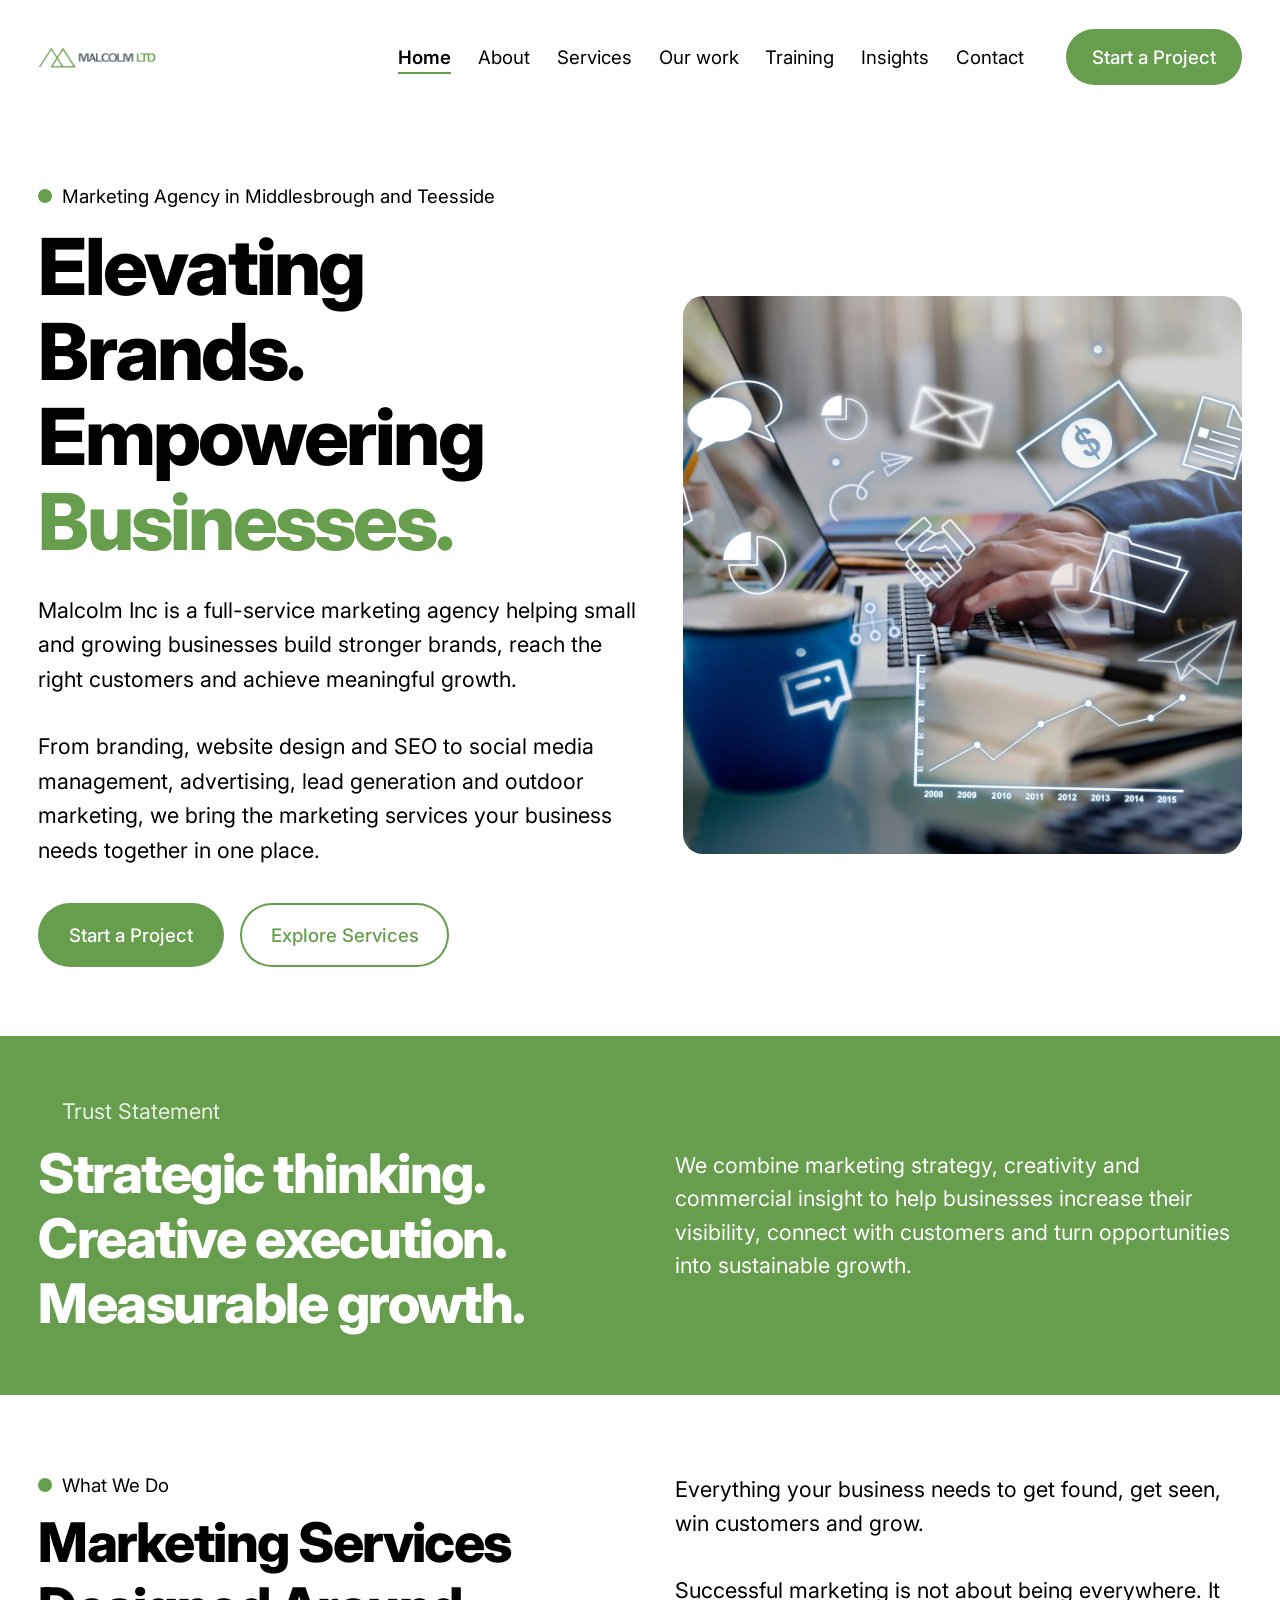
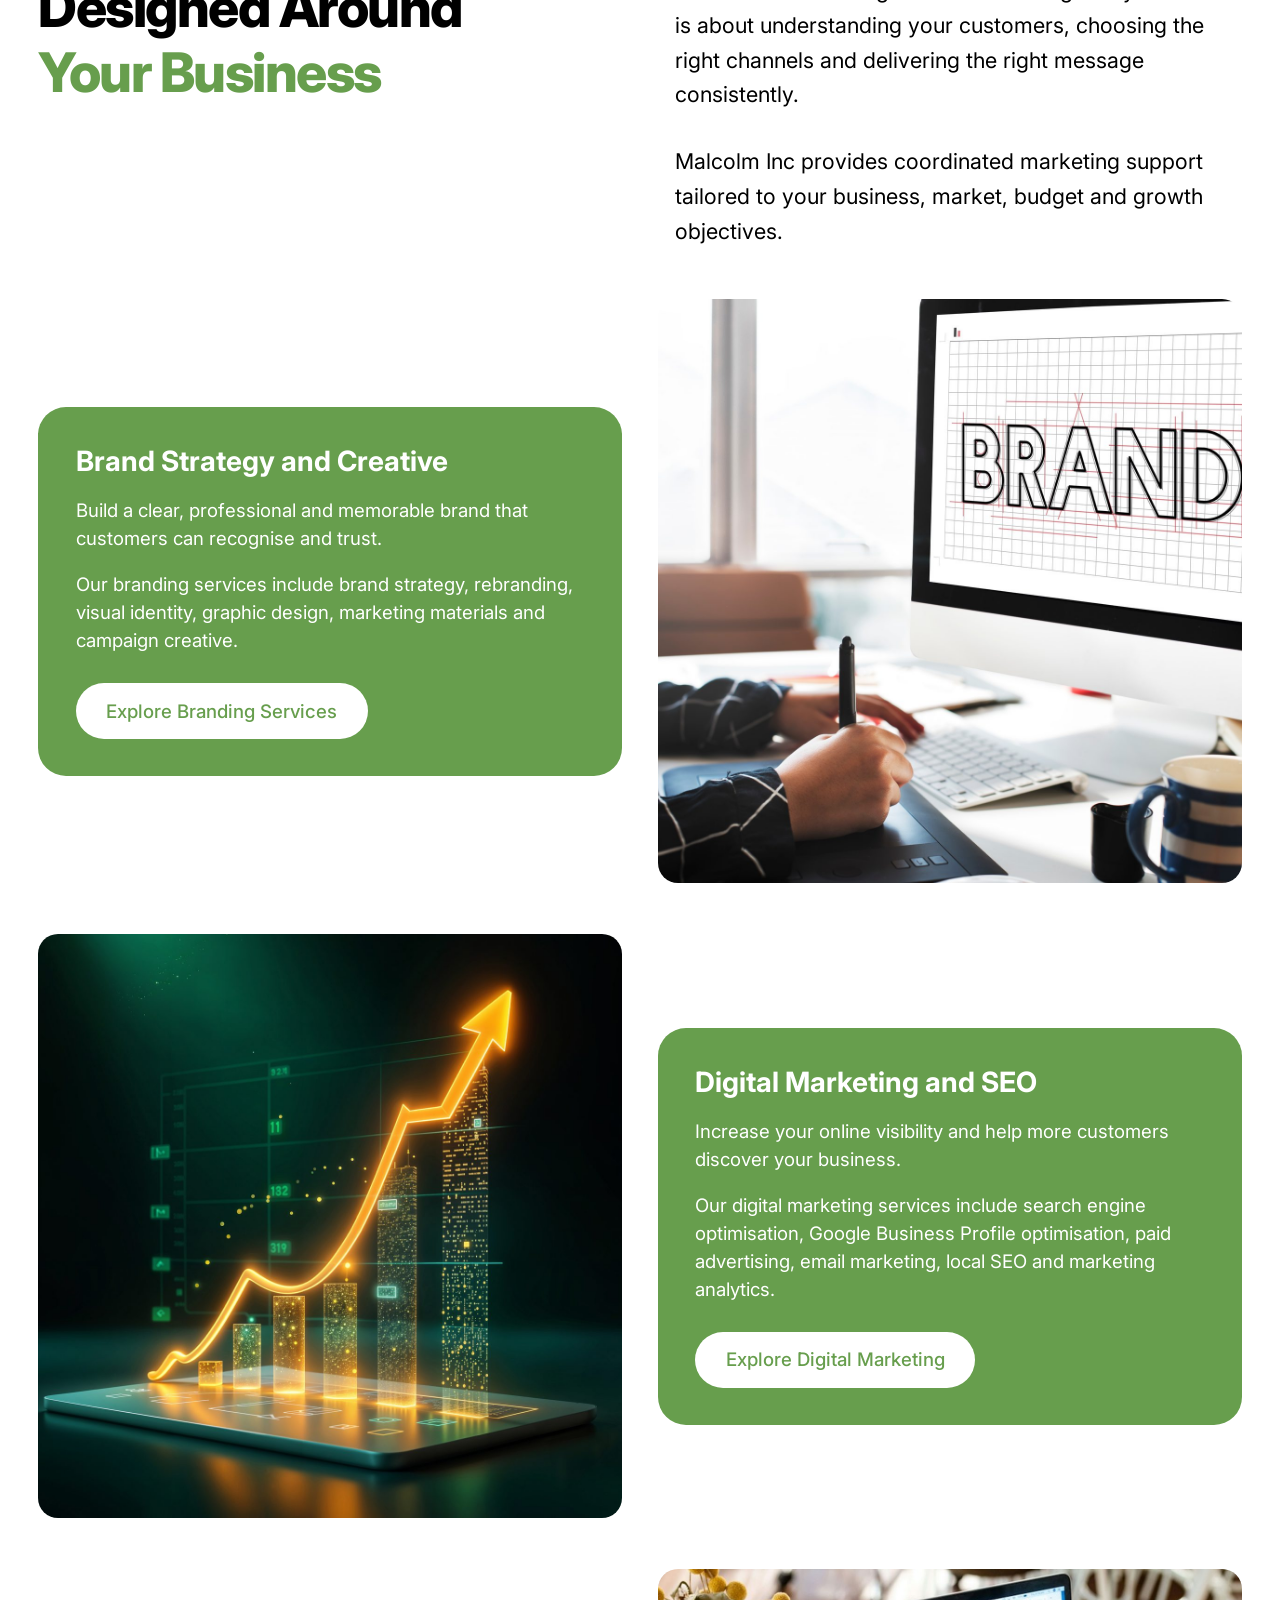
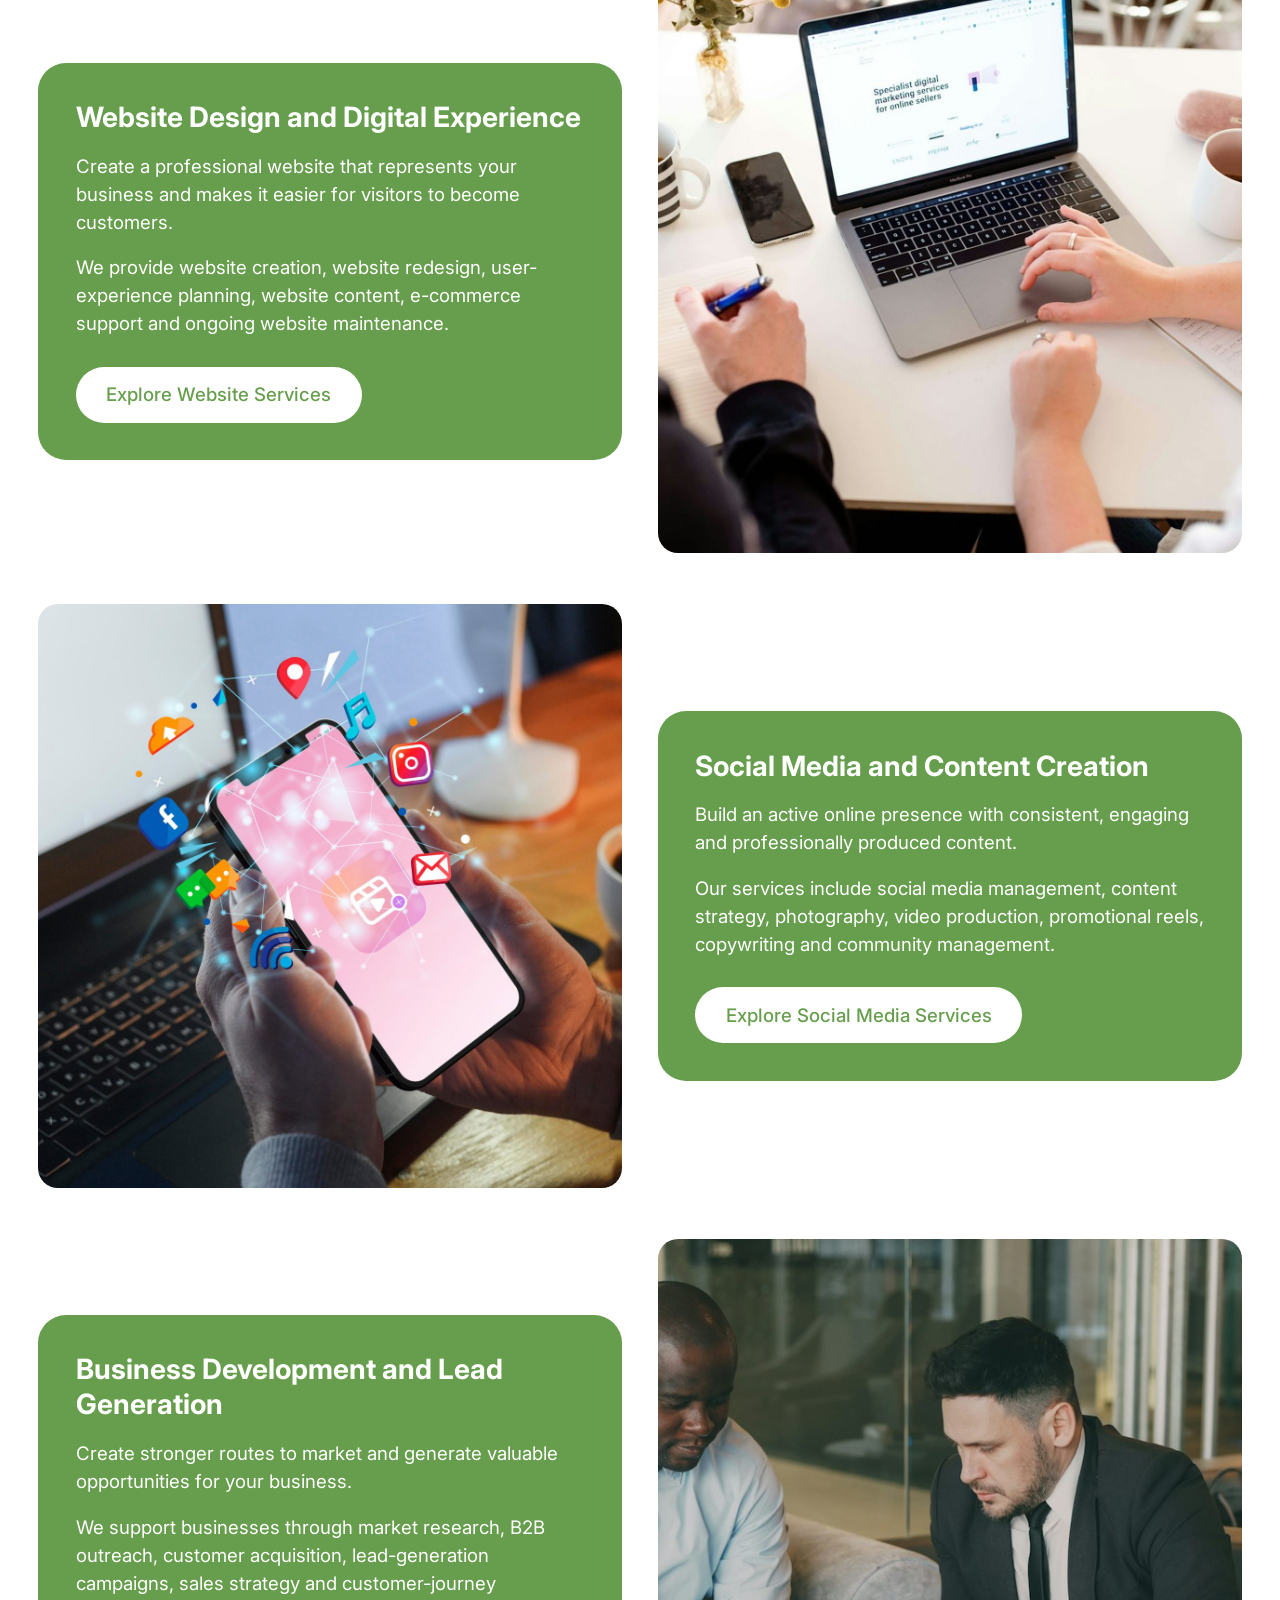
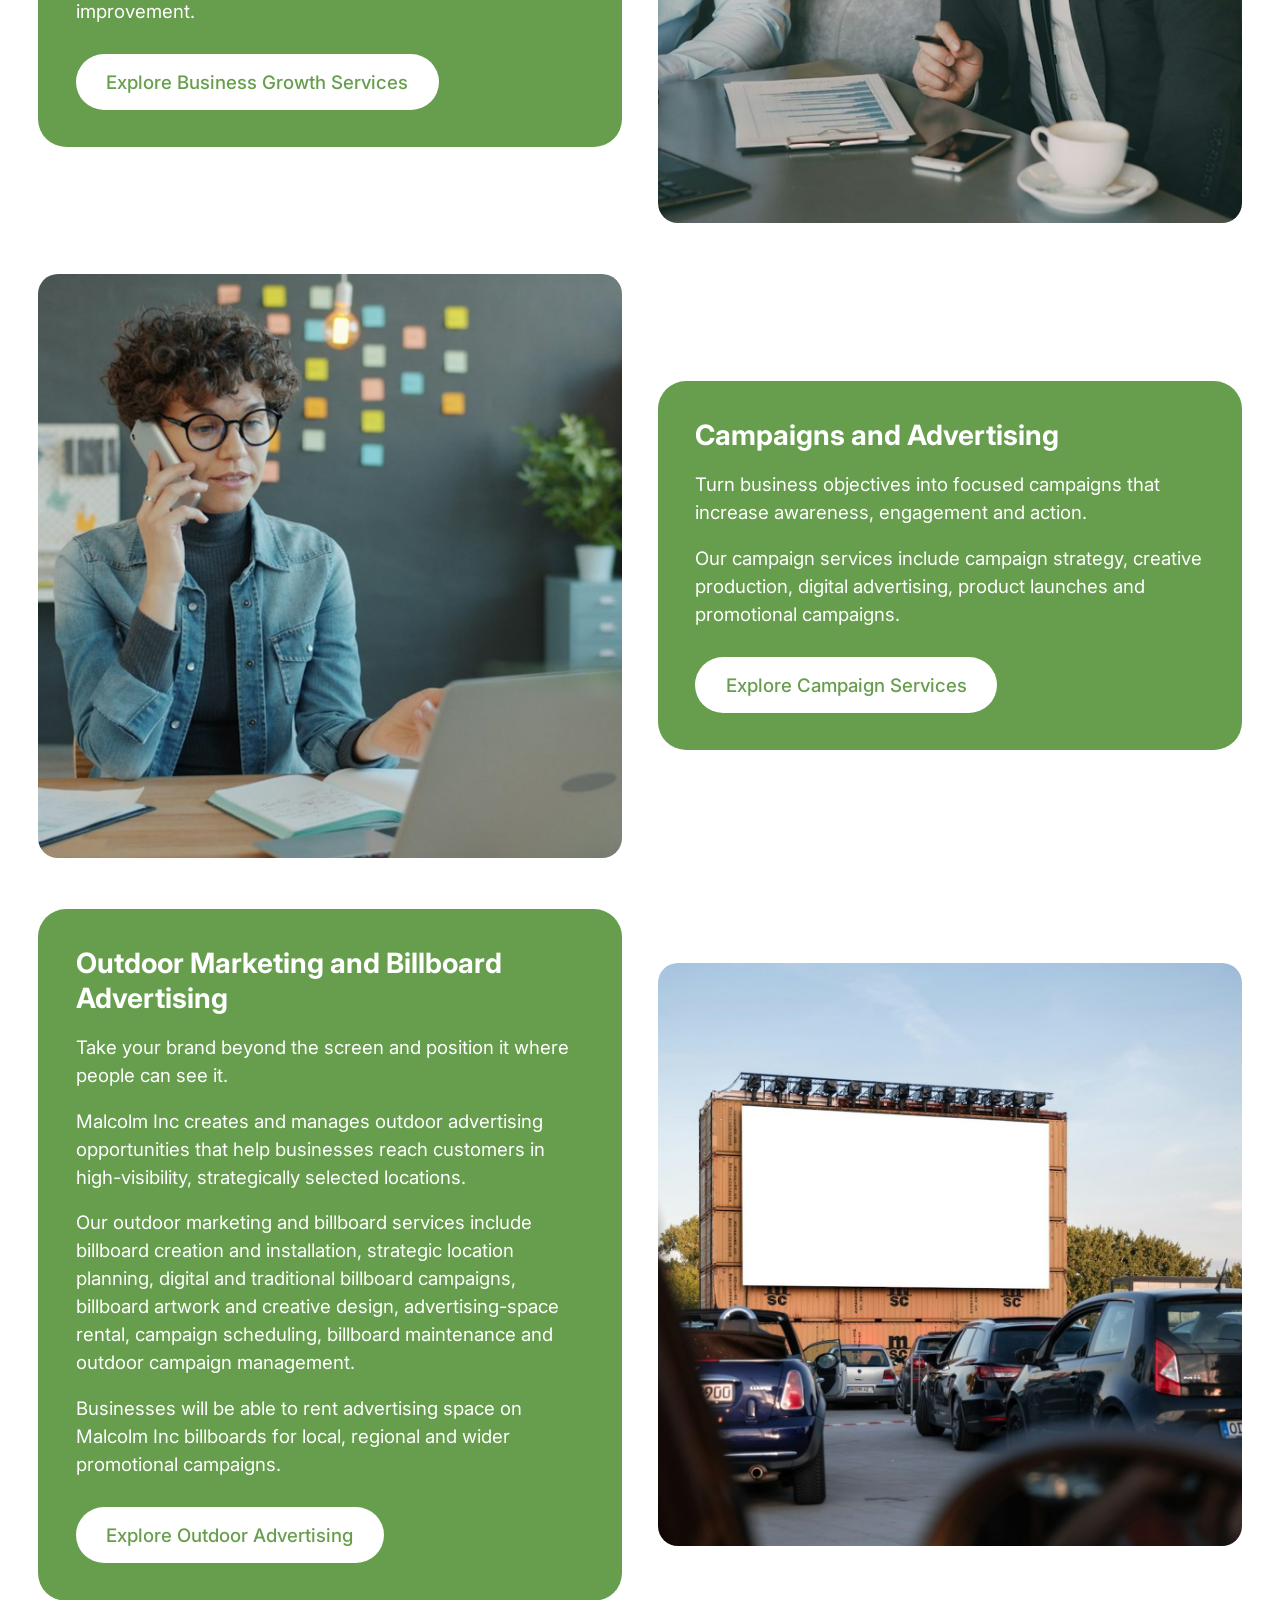
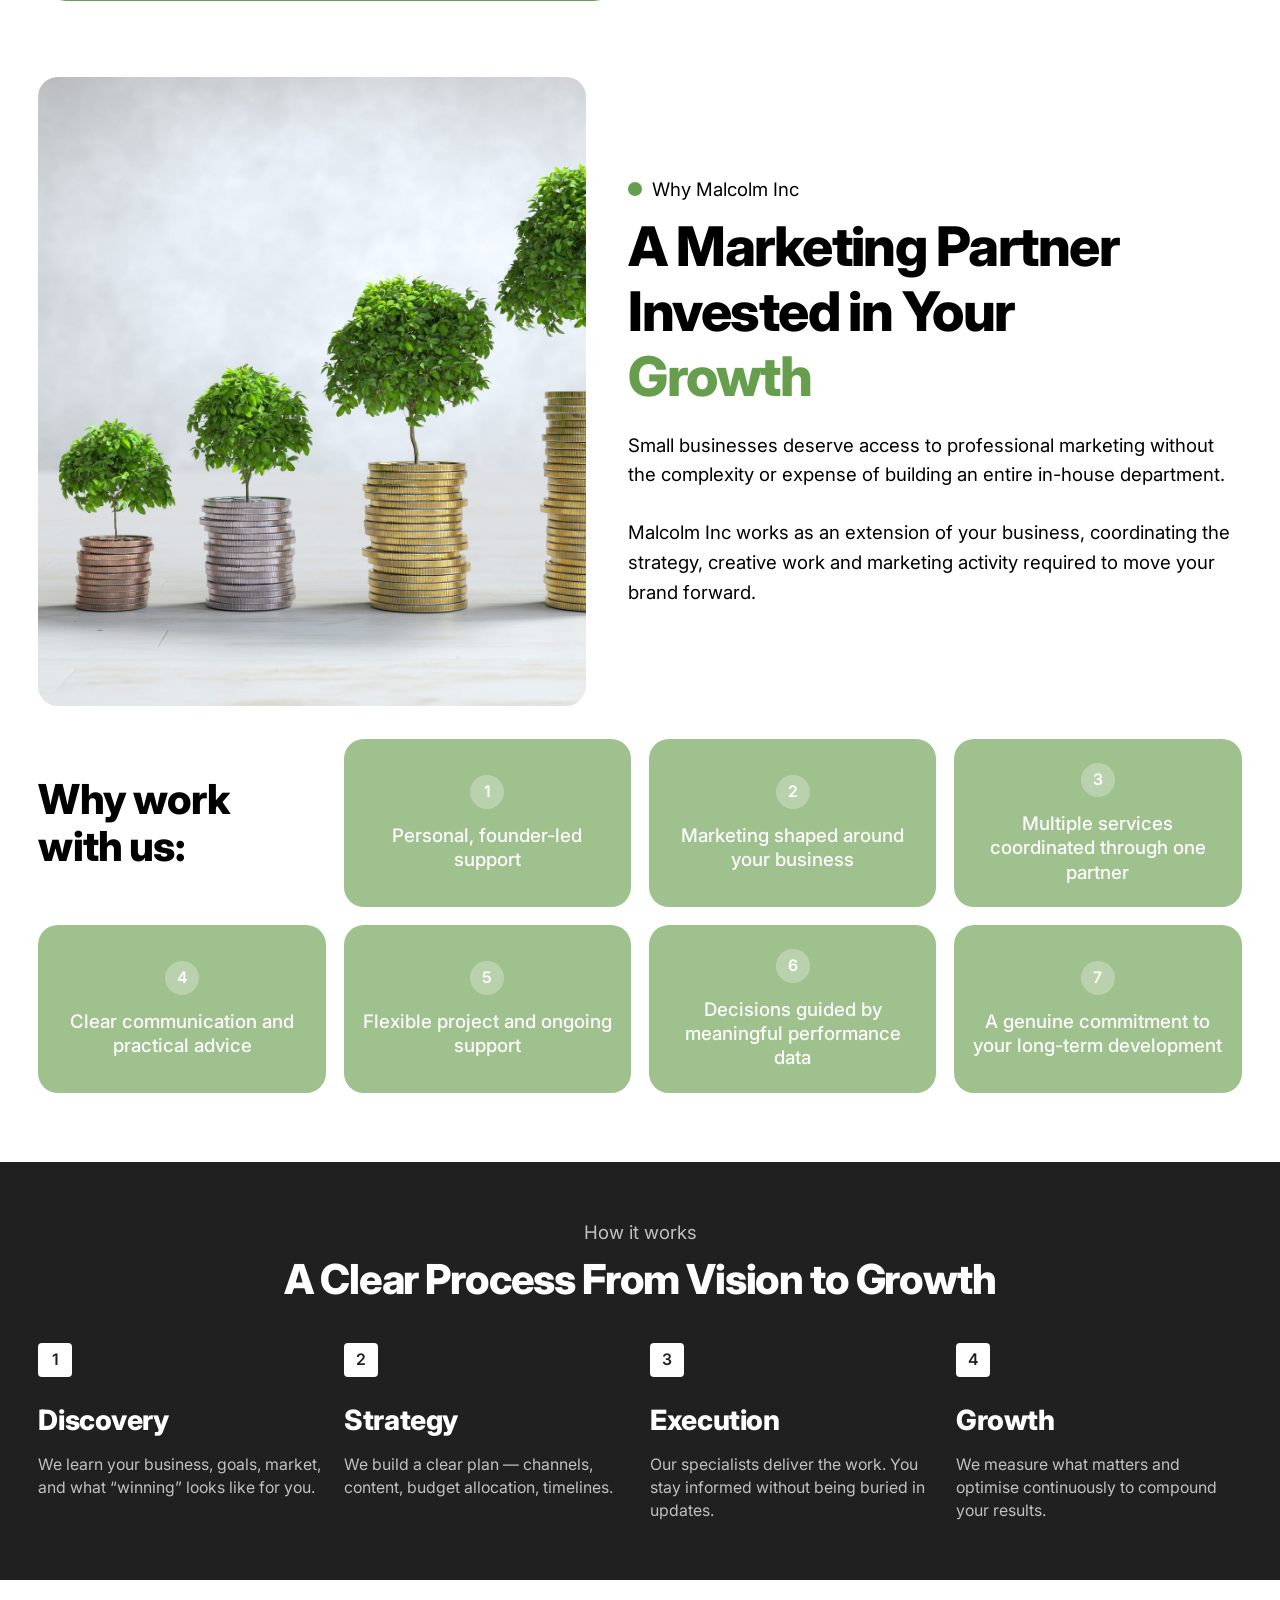
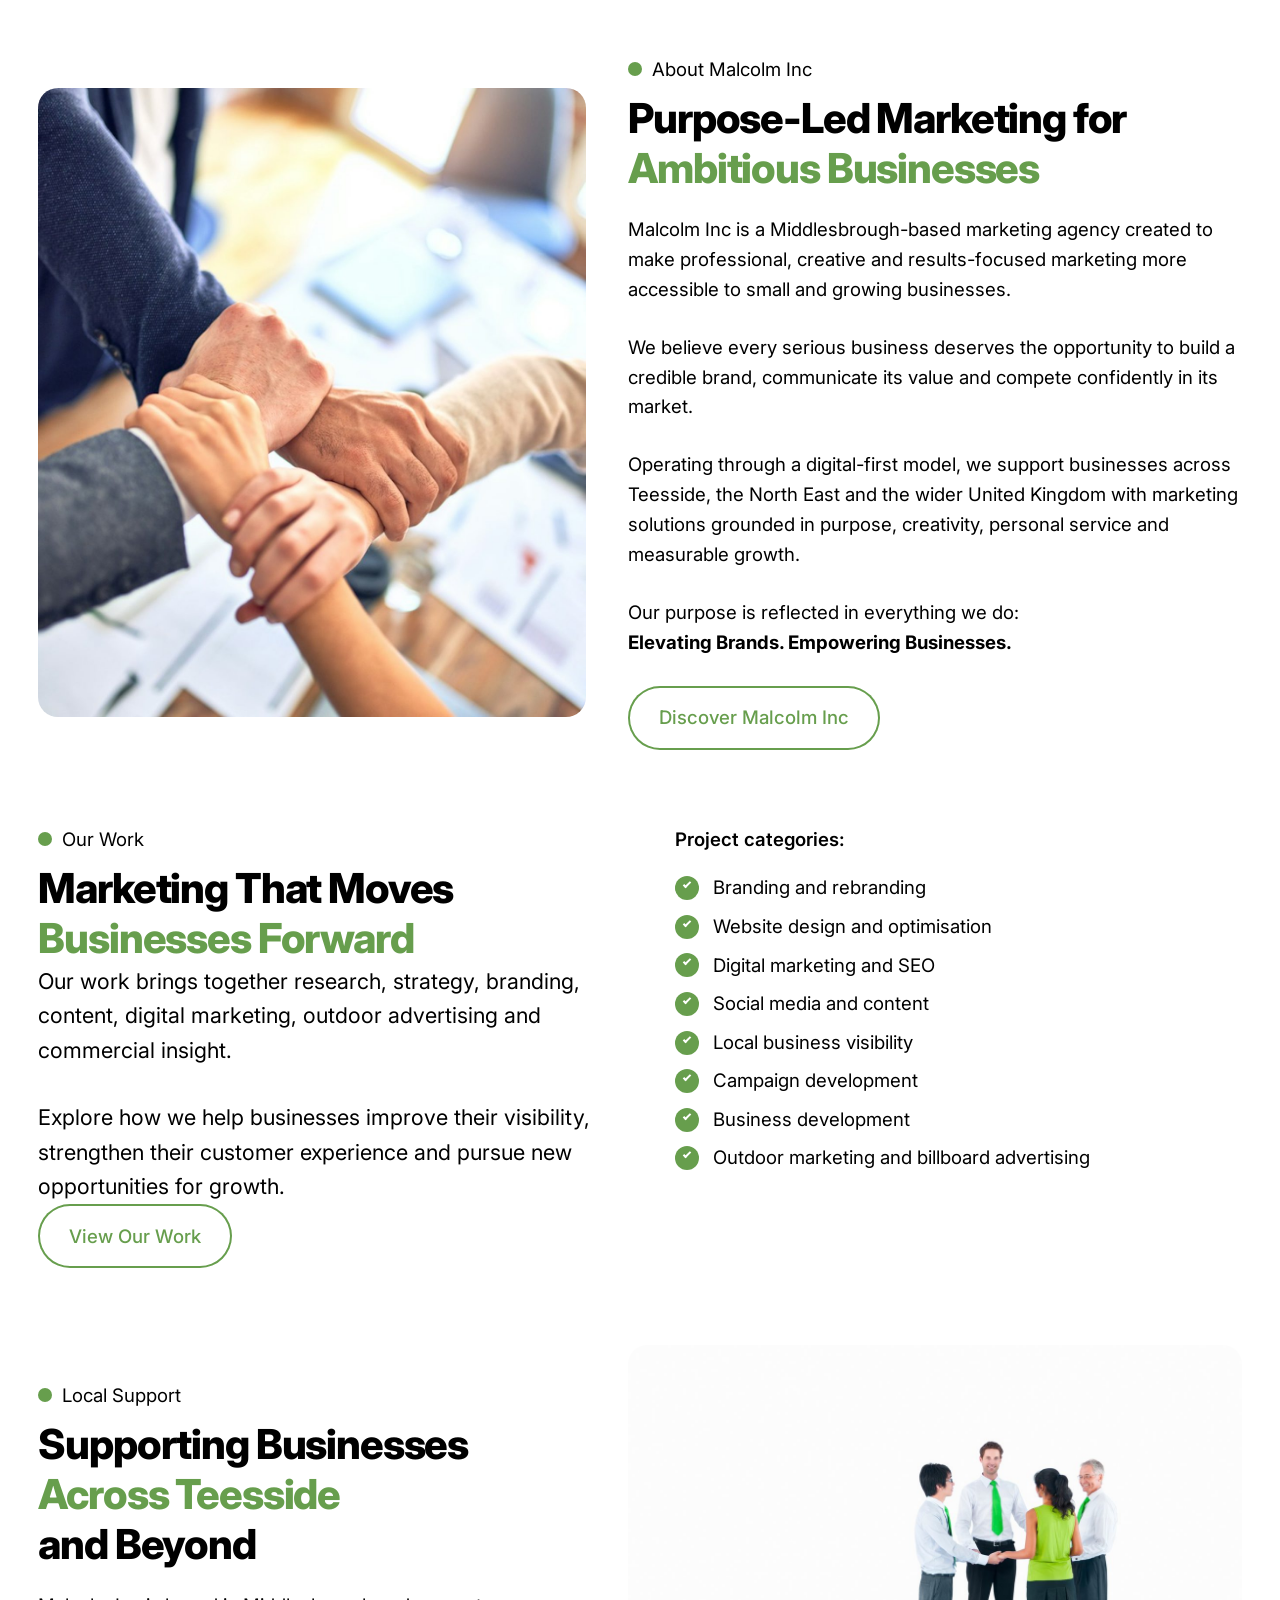
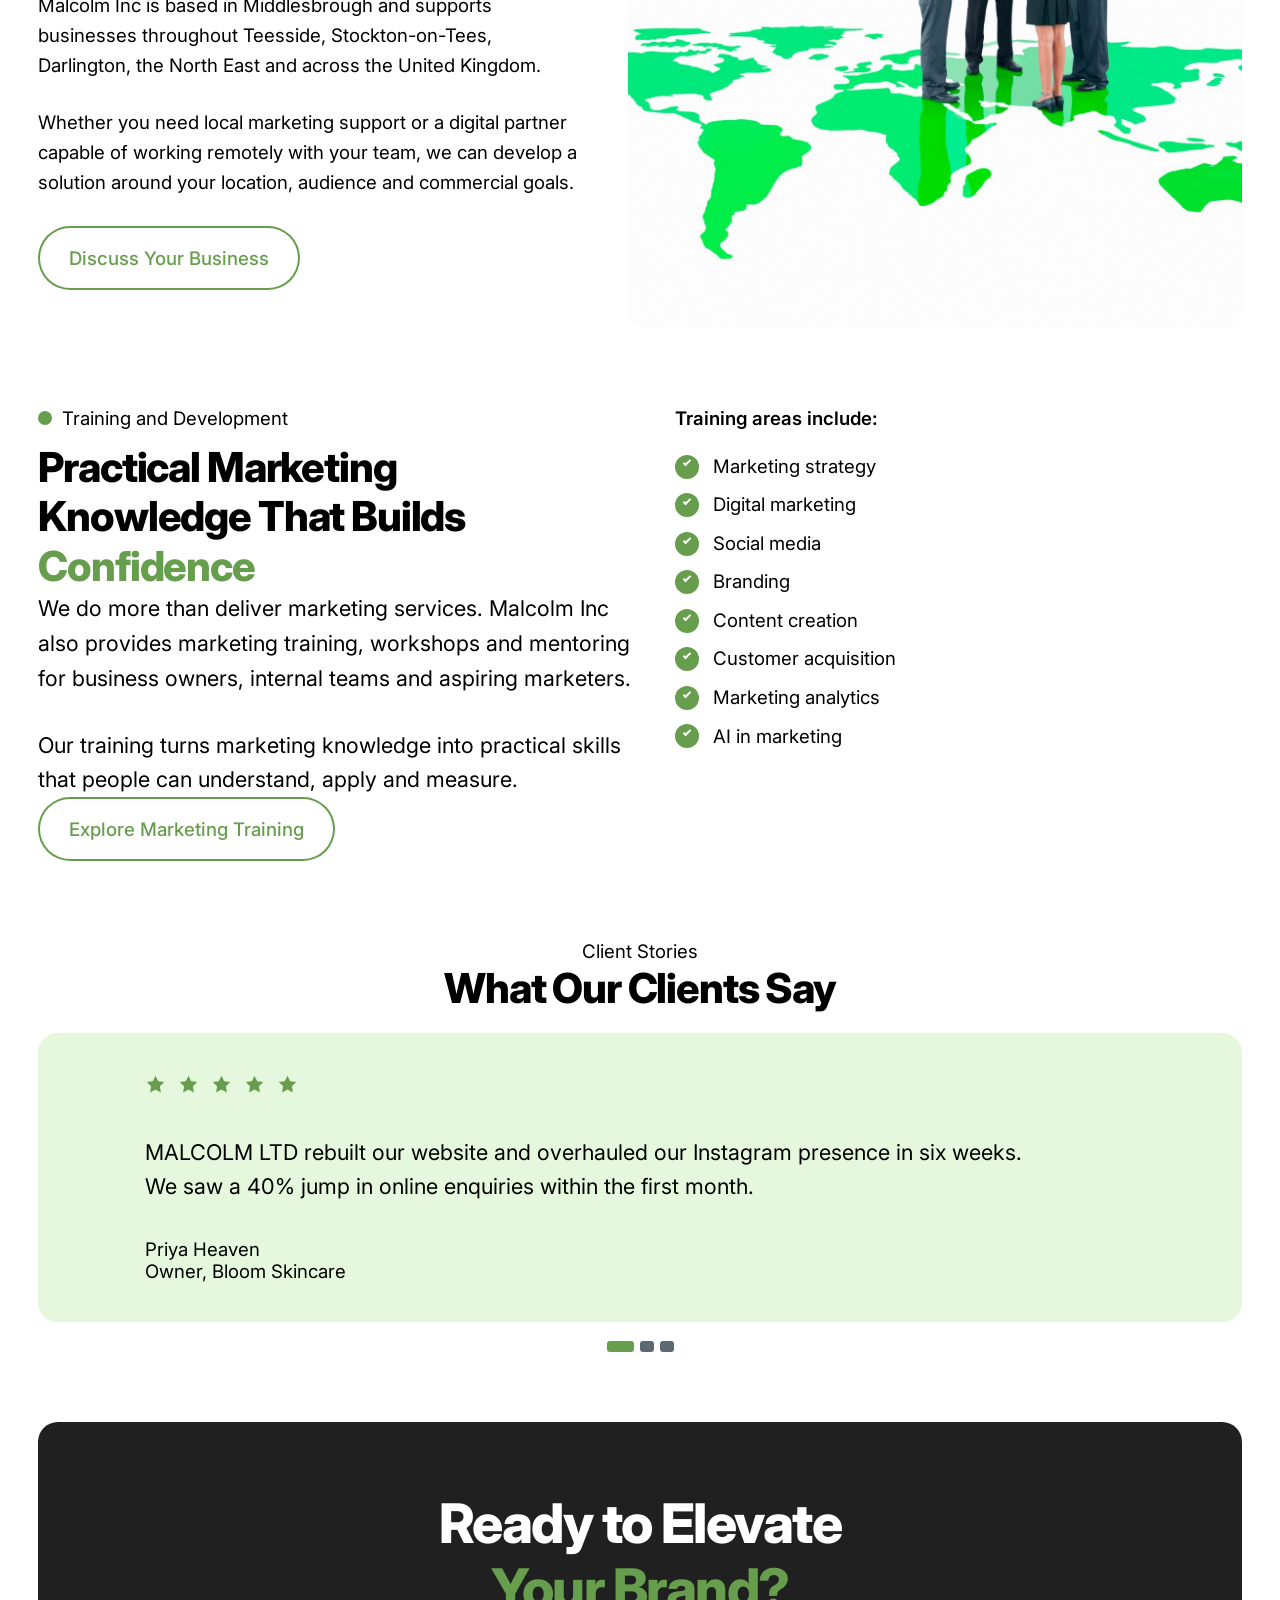
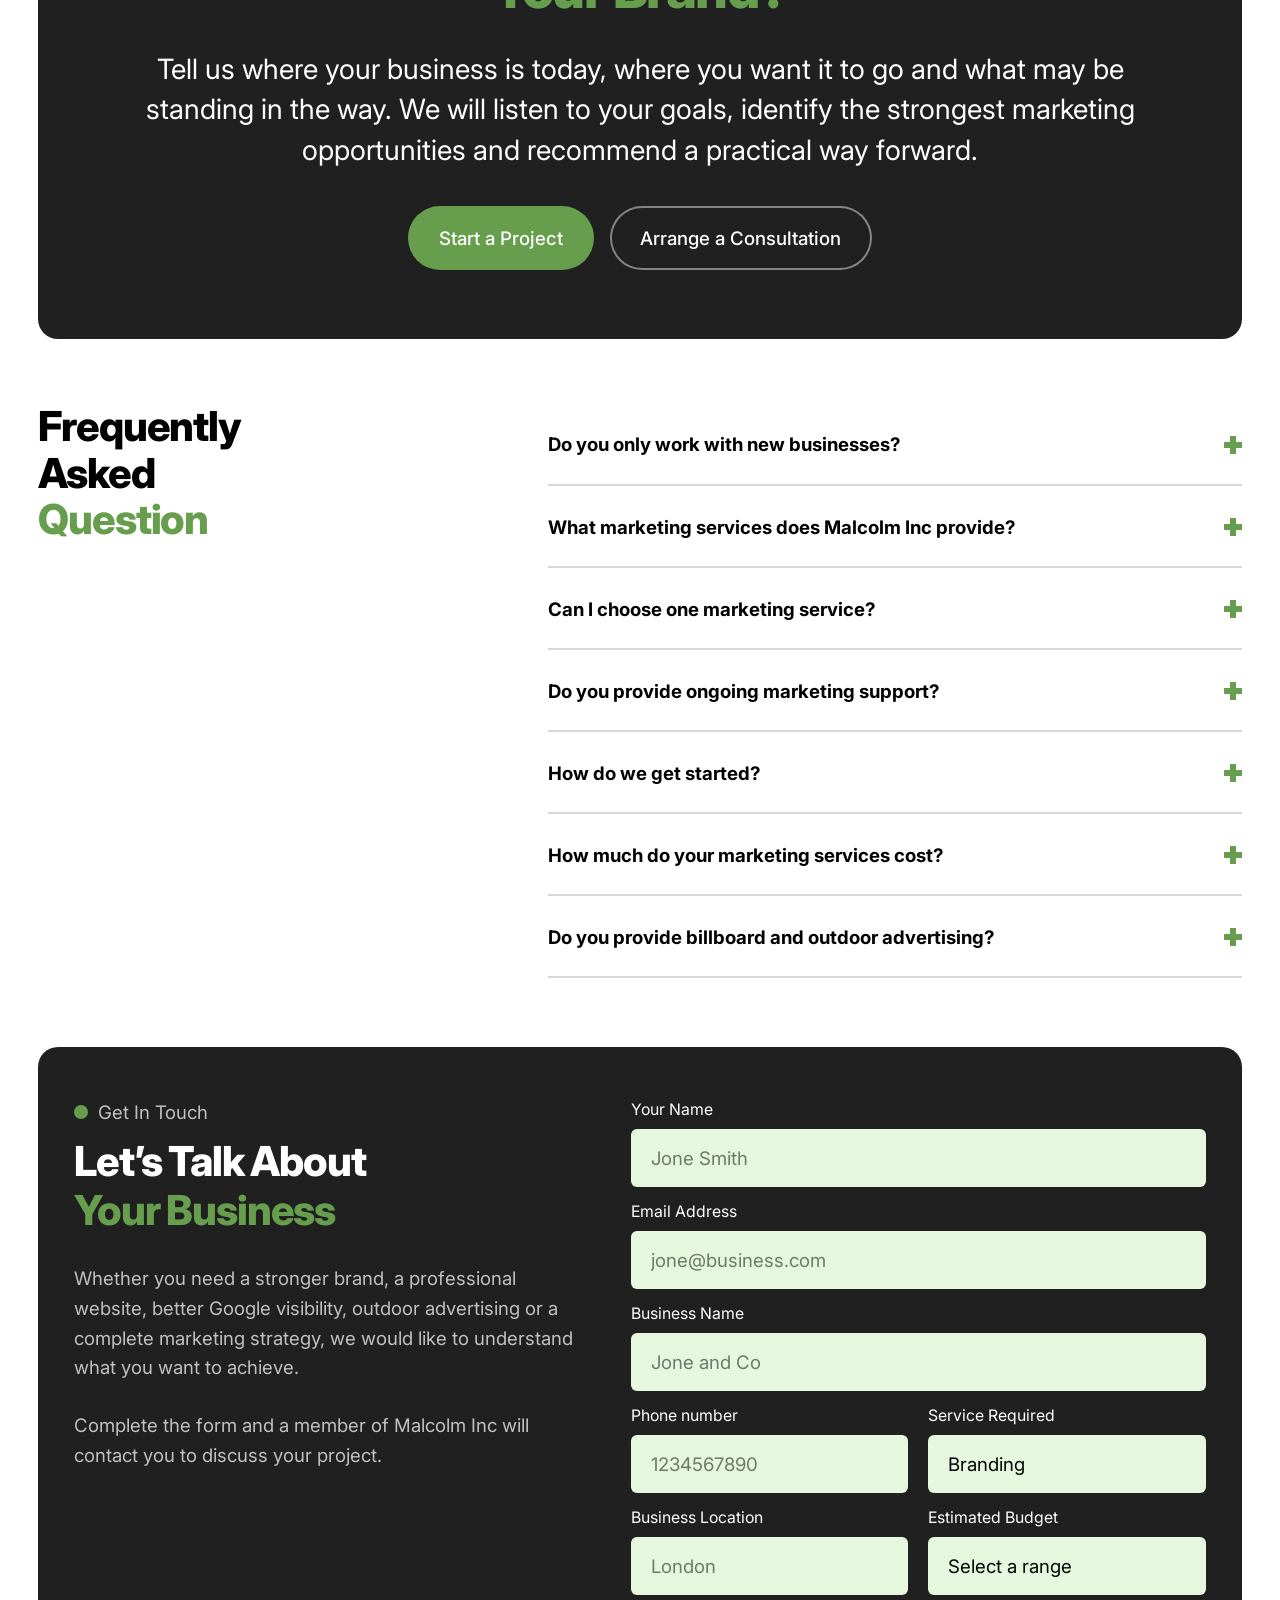
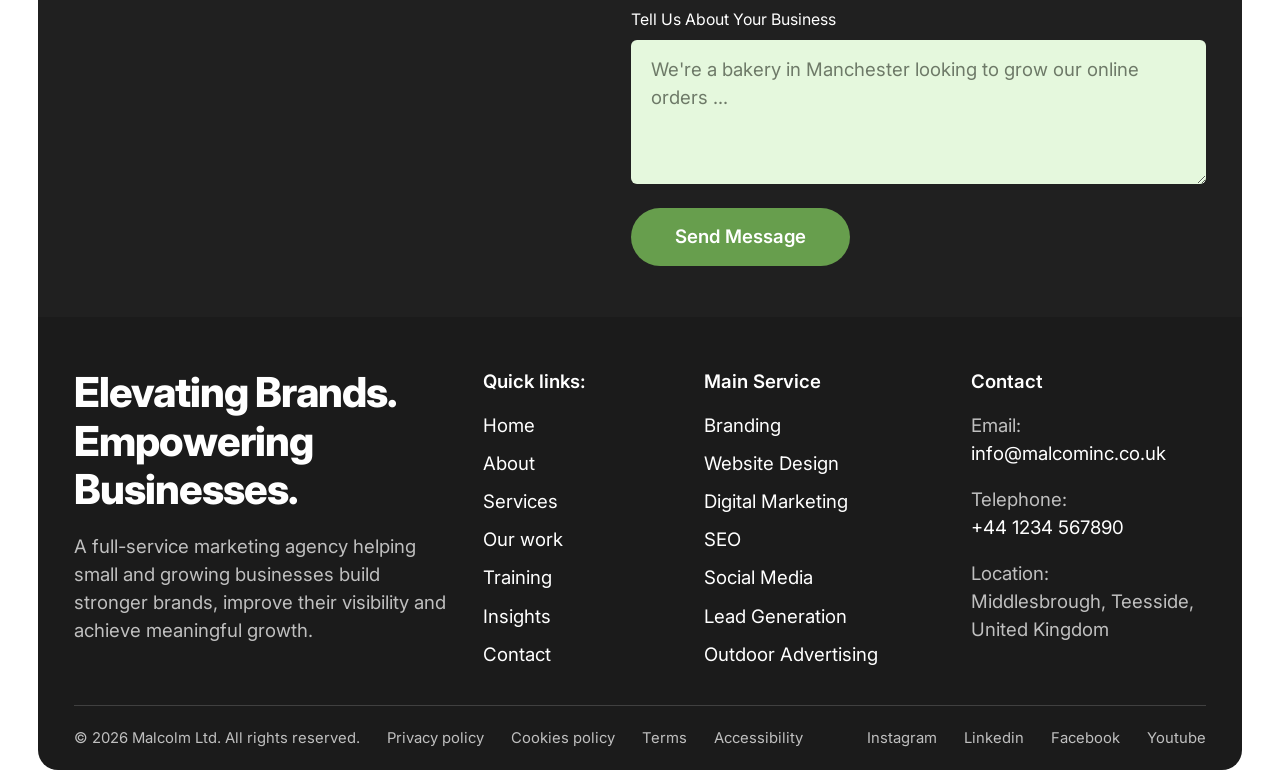
<file: index.html>
<!DOCTYPE html>
<html lang="en">
<head>
<meta charset="utf-8">
<meta name="viewport" content="width=device-width, initial-scale=1">
<title>Malcolm Inc — Marketing Agency in Middlesbrough &amp; Teesside</title>
<meta name="description" content="Malcolm Inc is a full-service marketing agency helping small and growing businesses build stronger brands, reach the right customers and achieve meaningful growth.">
<meta name="theme-color" content="#679E4D">

<link rel="icon" type="image/png" href="images/favicon.png">
<link rel="apple-touch-icon" href="images/favicon.png">

<meta property="og:type" content="website">
<meta property="og:title" content="Malcolm Inc — Elevating Brands. Empowering Businesses.">
<meta property="og:description" content="A full-service marketing agency helping small and growing businesses build stronger brands, improve their visibility and achieve meaningful growth.">
<meta property="og:image" content="images/logo-stacked.png">

<link rel="preconnect" href="https://fonts.googleapis.com">
<link rel="preconnect" href="https://fonts.gstatic.com" crossorigin>
<link href="https://fonts.googleapis.com/css2?family=Inter:wght@400;500;600;700;800;900&display=swap" rel="stylesheet">

<link rel="stylesheet" href="css/styles.css">
<script>document.documentElement.classList.add('js');</script>
</head>
<body>

<a class="skip-link" href="#main">Skip to content</a>

<!-- ============================ HEADER ============================ -->
<header class="site-header" id="siteHeader">
  <div class="container header-inner">
    <a class="logo" href="index.html" aria-label="Malcolm Inc — home">
      <picture>
        <source media="(max-width: 900px)" srcset="images/logo-horizontal.png">
        <img src="images/logo-stacked.png" alt="Malcolm Inc" width="800" height="435">
      </picture>
    </a>

    <nav class="nav" id="primaryNav" aria-label="Primary">
      <a href="index.html" aria-current="page">Home</a>
      <a href="about.html">About</a>
      <a href="services.html">Services</a>
      <a href="#work">Our work</a>
      <a href="training.html">Training</a>
      <a href="#insights">Insights</a>
      <a href="contact.html">Contact</a>
      <a class="btn btn-primary btn-sm nav-cta" href="#contact">Start a Project</a>
    </nav>

    <a class="btn btn-primary btn-sm header-cta" href="#contact">Start a Project</a>

    <button class="nav-toggle" id="navToggle" aria-expanded="false" aria-controls="primaryNav">
      <span class="nav-toggle-bars" aria-hidden="true"><span></span><span></span></span>
      <span class="sr-only">Menu</span>
    </button>
  </div>
</header>

<main id="main">

  <!-- ============================ HERO ============================ -->
  <section class="hero">
    <div class="container hero-split">
      <div>
        <p class="eyebrow eyebrow--dot reveal">Marketing Agency in Middlesbrough and Teesside</p>
        <h1 class="h1 reveal">
          Elevating <br class="brk">Brands. <br class="brk">Empowering <br class="brk"><span class="accent">Businesses.</span>
        </h1>
        <div class="lede prose reveal">
          <p>Malcolm Inc is a full-service marketing agency helping small and growing
          businesses build stronger brands, reach the right customers and achieve
          meaningful growth.</p>
          <p>From branding, website design and SEO to social media management,
          advertising, lead generation and outdoor marketing, we bring the marketing
          services your business needs together in one place.</p>
        </div>
        <div class="hero-actions reveal">
          <a class="btn btn-primary" href="#contact">Start a Project</a>
          <a class="btn btn-outline" href="services.html">Explore Services</a>
        </div>
      </div>

      <div class="media-block reveal">
          <img src="images/hero-marketing.jpg" alt="Marketing icons rising from a laptop as a plan is worked through"
               width="1256" height="1256" loading="eager" fetchpriority="high" decoding="async">
        </div>
    </div>
  </section>

  <!-- ============================ TRUST BAND ============================ -->
  <section class="band-green">
    <div class="container band-green-inner">
      <div class="reveal">
        <p class="eyebrow eyebrow--dot">Trust Statement</p>
        <h2 class="section-title">Strategic thinking. <br>Creative execution. <br>Measurable growth.</h2>
      </div>
      <p class="reveal">We combine marketing strategy, creativity and commercial insight to
      help businesses increase their visibility, connect with customers and turn
      opportunities into sustainable growth.</p>
    </div>
  </section>

  <!-- ============================ SERVICES ============================ -->
  <section class="section" id="services">
    <div class="container">
      <div class="split-intro">
        <div class="reveal">
          <p class="eyebrow eyebrow--dot">What We Do</p>
          <h2 class="section-title">Marketing Services <br class="brk">Designed Around <br class="brk"><span class="accent">Your Business</span></h2>
        </div>
        <div class="prose reveal">
          <p>Everything your business needs to get found, get seen, win customers and grow.</p>
          <p>Successful marketing is not about being everywhere. It is about understanding
          your customers, choosing the right channels and delivering the right message
          consistently.</p>
          <p>Malcolm Inc provides coordinated marketing support tailored to your business,
          market, budget and growth objectives.</p>
        </div>
      </div>

      <div class="svc-rows">

        <article class="svc-row reveal">
          <div class="svc-card">
            <h3>Brand Strategy and Creative</h3>
            <p>Build a clear, professional and memorable brand that customers can recognise and trust.</p>
            <p>Our branding services include brand strategy, rebranding, visual identity,
            graphic design, marketing materials and campaign creative.</p>
            <a class="btn btn-oncard" href="services.html#brand">Explore Branding Services</a>
          </div>
          <div class="media-block">
          <img src="images/service-brand.jpg" alt="A brand identity being designed on a desktop screen"
               width="1256" height="1256" loading="lazy" decoding="async">
        </div>
        </article>

        <article class="svc-row svc-row--flip reveal">
          <div class="svc-card">
            <h3>Digital Marketing and SEO</h3>
            <p>Increase your online visibility and help more customers discover your business.</p>
            <p>Our digital marketing services include search engine optimisation, Google
            Business Profile optimisation, paid advertising, email marketing, local SEO
            and marketing analytics.</p>
            <a class="btn btn-oncard" href="services.html#digital">Explore Digital Marketing</a>
          </div>
          <div class="media-block">
          <img src="images/service-digital.jpg" alt="A rising performance chart visualising digital growth"
               width="1256" height="1256" loading="lazy" decoding="async">
        </div>
        </article>

        <article class="svc-row reveal">
          <div class="svc-card">
            <h3>Website Design and Digital Experience</h3>
            <p>Create a professional website that represents your business and makes it
            easier for visitors to become customers.</p>
            <p>We provide website creation, website redesign, user-experience planning,
            website content, e-commerce support and ongoing website maintenance.</p>
            <a class="btn btn-oncard" href="services.html#website">Explore Website Services</a>
          </div>
          <div class="media-block">
          <img src="images/service-website.jpg" alt="A website being reviewed on a laptop during a working session"
               width="1256" height="1256" loading="lazy" decoding="async">
        </div>
        </article>

        <article class="svc-row svc-row--flip reveal">
          <div class="svc-card">
            <h3>Social Media and Content Creation</h3>
            <p>Build an active online presence with consistent, engaging and professionally
            produced content.</p>
            <p>Our services include social media management, content strategy, photography,
            video production, promotional reels, copywriting and community management.</p>
            <a class="btn btn-oncard" href="services.html#social">Explore Social Media Services</a>
          </div>
          <div class="media-block">
          <img src="images/service-social.jpg" alt="Social media notifications rising from a phone held in one hand"
               width="1256" height="1256" loading="lazy" decoding="async">
        </div>
        </article>

        <article class="svc-row reveal">
          <div class="svc-card">
            <h3>Business Development and Lead Generation</h3>
            <p>Create stronger routes to market and generate valuable opportunities for your business.</p>
            <p>We support businesses through market research, B2B outreach, customer
            acquisition, lead-generation campaigns, sales strategy and customer-journey
            improvement.</p>
            <a class="btn btn-oncard" href="services.html#growth">Explore Business Growth Services</a>
          </div>
          <div class="media-block">
          <img src="images/service-growth.jpg" alt="Two colleagues reviewing business figures together on a laptop"
               width="1256" height="1256" loading="lazy" decoding="async">
        </div>
        </article>

        <article class="svc-row svc-row--flip reveal">
          <div class="svc-card">
            <h3>Campaigns and Advertising</h3>
            <p>Turn business objectives into focused campaigns that increase awareness,
            engagement and action.</p>
            <p>Our campaign services include campaign strategy, creative production,
            digital advertising, product launches and promotional campaigns.</p>
            <a class="btn btn-oncard" href="services.html#campaigns">Explore Campaign Services</a>
          </div>
          <div class="media-block">
          <img src="images/service-campaigns.jpg" alt="A marketer planning a campaign at a desk covered in notes"
               width="1256" height="1256" loading="lazy" decoding="async">
        </div>
        </article>

        <article class="svc-row reveal">
          <div class="svc-card">
            <h3>Outdoor Marketing and Billboard Advertising</h3>
            <p>Take your brand beyond the screen and position it where people can see it.</p>
            <p>Malcolm Inc creates and manages outdoor advertising opportunities that help
            businesses reach customers in high-visibility, strategically selected locations.</p>
            <p>Our outdoor marketing and billboard services include billboard creation and
            installation, strategic location planning, digital and traditional billboard
            campaigns, billboard artwork and creative design, advertising-space rental,
            campaign scheduling, billboard maintenance and outdoor campaign management.</p>
            <p>Businesses will be able to rent advertising space on Malcolm Inc billboards
            for local, regional and wider promotional campaigns.</p>
            <a class="btn btn-oncard" href="services.html#outdoor">Explore Outdoor Advertising</a>
          </div>
          <div class="media-block">
          <img src="images/service-outdoor.jpg" alt="A roadside billboard standing above passing traffic"
               width="1256" height="1256" loading="lazy" decoding="async">
        </div>
        </article>

      </div>
    </div>
  </section>

  <!-- ============================ WHY MALCOLM INC ============================ -->
  <section class="section">
    <div class="container">
      <div class="media-split reveal">
        <div class="media-block media-block--tall">
          <img src="images/partner-growth.jpg" alt="Coins stacked in rising columns with young plants growing from them"
               width="1254" height="1440" loading="lazy" decoding="async">
        </div>
        <div>
          <p class="eyebrow eyebrow--dot">Why Malcolm Inc</p>
          <h2 class="section-title">A Marketing Partner <br class="brk">Invested in Your <br class="brk"><span class="accent">Growth</span></h2>
          <div class="prose">
            <p>Small businesses deserve access to professional marketing without the
            complexity or expense of building an entire in-house department.</p>
            <p>Malcolm Inc works as an extension of your business, coordinating the strategy,
            creative work and marketing activity required to move your brand forward.</p>
          </div>
        </div>
      </div>

      <div class="reasons">
        <p class="reasons-lead reveal">Why work <br>with us:</p>
        <div class="reason reveal"><b>1</b><span>Personal, founder-led support</span></div>
        <div class="reason reveal"><b>2</b><span>Marketing shaped around your business</span></div>
        <div class="reason reveal"><b>3</b><span>Multiple services coordinated through one partner</span></div>
        <div class="reason reveal"><b>4</b><span>Clear communication and practical advice</span></div>
        <div class="reason reveal"><b>5</b><span>Flexible project and ongoing support</span></div>
        <div class="reason reveal"><b>6</b><span>Decisions guided by meaningful performance data</span></div>
        <div class="reason reveal"><b>7</b><span>A genuine commitment to your long-term development</span></div>
      </div>
    </div>
  </section>

  <!-- ============================ PROCESS (dark) ============================ -->
  <section class="band-dark">
    <div class="container center">
      <p class="eyebrow reveal">How it works</p>
      <h2 class="section-title section-title--sm reveal">A Clear Process From Vision to Growth</h2>

      <ol class="steps" style="text-align:left">
        <li class="step reveal">
          <span class="step-num" aria-hidden="true">1</span>
          <h3>Discovery</h3>
          <p>We learn your business, goals, market, and what &ldquo;winning&rdquo; looks like for you.</p>
        </li>
        <li class="step reveal">
          <span class="step-num" aria-hidden="true">2</span>
          <h3>Strategy</h3>
          <p>We build a clear plan &mdash; channels, content, budget allocation, timelines.</p>
        </li>
        <li class="step reveal">
          <span class="step-num" aria-hidden="true">3</span>
          <h3>Execution</h3>
          <p>Our specialists deliver the work. You stay informed without being buried in updates.</p>
        </li>
        <li class="step reveal">
          <span class="step-num" aria-hidden="true">4</span>
          <h3>Growth</h3>
          <p>We measure what matters and optimise continuously to compound your results.</p>
        </li>
      </ol>
    </div>
  </section>

  <!-- ============================ ABOUT ============================ -->
  <section class="section" id="about">
    <div class="container media-split reveal">
      <div class="media-block media-block--tall">
          <img src="images/purpose-led.jpg" alt="A team joining hands together above a desk"
               width="1254" height="1440" loading="lazy" decoding="async">
        </div>
      <div>
        <p class="eyebrow eyebrow--dot">About Malcolm Inc</p>
        <h2 class="section-title section-title--sm">Purpose-Led Marketing for <br class="brk"><span class="accent">Ambitious Businesses</span></h2>
        <div class="prose">
          <p>Malcolm Inc is a Middlesbrough-based marketing agency created to make
          professional, creative and results-focused marketing more accessible to small
          and growing businesses.</p>
          <p>We believe every serious business deserves the opportunity to build a credible
          brand, communicate its value and compete confidently in its market.</p>
          <p>Operating through a digital-first model, we support businesses across Teesside,
          the North East and the wider United Kingdom with marketing solutions grounded in
          purpose, creativity, personal service and measurable growth.</p>
          <p>Our purpose is reflected in everything we do: <br>
          <strong>Elevating Brands. Empowering Businesses.</strong></p>
        </div>
        <a class="btn btn-outline" href="about.html">Discover Malcolm Inc</a>
      </div>
    </div>
  </section>

  <!-- ============================ OUR WORK ============================ -->
  <section class="section" id="work">
    <div class="container split-intro">
      <div class="reveal">
        <p class="eyebrow eyebrow--dot">Our Work</p>
        <h2 class="section-title section-title--sm">Marketing That Moves <br class="brk"><span class="accent">Businesses Forward</span></h2>
        <div class="prose">
          <p>Our work brings together research, strategy, branding, content, digital
          marketing, outdoor advertising and commercial insight.</p>
          <p>Explore how we help businesses improve their visibility, strengthen their
          customer experience and pursue new opportunities for growth.</p>
        </div>
        <a class="btn btn-outline" href="#contact">View Our Work</a>
      </div>

      <div class="reveal">
        <h3 class="eyebrow" style="font-weight:600">Project categories:</h3>
        <ul class="tick-list" style="margin-top:22px">
          <li>Branding and rebranding</li>
          <li>Website design and optimisation</li>
          <li>Digital marketing and SEO</li>
          <li>Social media and content</li>
          <li>Local business visibility</li>
          <li>Campaign development</li>
          <li>Business development</li>
          <li>Outdoor marketing and billboard advertising</li>
        </ul>
      </div>
    </div>
  </section>

  <!-- ============================ LOCAL SUPPORT ============================ -->
  <section class="section">
    <div class="container media-split media-split--flip reveal">
      <div class="media-block media-block--wide">
          <img src="images/local-support.jpg" alt="Business people standing on a map of the world"
               width="1256" height="1194" loading="lazy" decoding="async">
        </div>
      <div>
        <p class="eyebrow eyebrow--dot">Local Support</p>
        <h2 class="section-title section-title--sm">Supporting Businesses <br class="brk"><span class="accent">Across Teesside</span><br class="brk">and Beyond</h2>
        <div class="prose">
          <p>Malcolm Inc is based in Middlesbrough and supports businesses throughout
          Teesside, Stockton-on-Tees, Darlington, the North East and across the United Kingdom.</p>
          <p>Whether you need local marketing support or a digital partner capable of working
          remotely with your team, we can develop a solution around your location, audience
          and commercial goals.</p>
        </div>
        <a class="btn btn-outline" href="#contact">Discuss Your Business</a>
      </div>
    </div>
  </section>

  <!-- ============================ TRAINING ============================ -->
  <section class="section" id="training">
    <div class="container split-intro">
      <div class="reveal">
        <p class="eyebrow eyebrow--dot">Training and Development</p>
        <h2 class="section-title section-title--sm">Practical Marketing <br class="brk">Knowledge That Builds <br class="brk"><span class="accent">Confidence</span></h2>
        <div class="prose">
          <p>We do more than deliver marketing services. Malcolm Inc also provides marketing
          training, workshops and mentoring for business owners, internal teams and
          aspiring marketers.</p>
          <p>Our training turns marketing knowledge into practical skills that people can
          understand, apply and measure.</p>
        </div>
        <a class="btn btn-outline" href="#contact">Explore Marketing Training</a>
      </div>

      <div class="reveal">
        <h3 class="eyebrow" style="font-weight:600">Training areas include:</h3>
        <ul class="tick-list" style="margin-top:22px">
          <li>Marketing strategy</li>
          <li>Digital marketing</li>
          <li>Social media</li>
          <li>Branding</li>
          <li>Content creation</li>
          <li>Customer acquisition</li>
          <li>Marketing analytics</li>
          <li>AI in marketing</li>
        </ul>
      </div>
    </div>
  </section>

  <!-- ============================ TESTIMONIALS ============================ -->
  <section class="section center" id="insights">
    <div class="container">
      <p class="eyebrow reveal">Client Stories</p>
      <h2 class="section-title section-title--sm reveal">What Our Clients Say</h2>

      <div class="quotes reveal" style="text-align:left">
        <div class="quotes-track" id="quotesTrack">
          <figure class="quote" role="group" aria-roledescription="slide" aria-label="1 of 3">
            <div class="stars" role="img" aria-label="Rated 5 out of 5">
              <svg viewBox="0 0 24 24" aria-hidden="true"><path d="m12 2 3.09 6.26L22 9.27l-5 4.87 1.18 6.88L12 17.77l-6.18 3.25L7 14.14l-5-4.87 6.91-1.01L12 2Z"/></svg>
              <svg viewBox="0 0 24 24" aria-hidden="true"><path d="m12 2 3.09 6.26L22 9.27l-5 4.87 1.18 6.88L12 17.77l-6.18 3.25L7 14.14l-5-4.87 6.91-1.01L12 2Z"/></svg>
              <svg viewBox="0 0 24 24" aria-hidden="true"><path d="m12 2 3.09 6.26L22 9.27l-5 4.87 1.18 6.88L12 17.77l-6.18 3.25L7 14.14l-5-4.87 6.91-1.01L12 2Z"/></svg>
              <svg viewBox="0 0 24 24" aria-hidden="true"><path d="m12 2 3.09 6.26L22 9.27l-5 4.87 1.18 6.88L12 17.77l-6.18 3.25L7 14.14l-5-4.87 6.91-1.01L12 2Z"/></svg>
              <svg viewBox="0 0 24 24" aria-hidden="true"><path d="m12 2 3.09 6.26L22 9.27l-5 4.87 1.18 6.88L12 17.77l-6.18 3.25L7 14.14l-5-4.87 6.91-1.01L12 2Z"/></svg>
            </div>
            <blockquote class="quote-text">MALCOLM LTD rebuilt our website and overhauled our
            Instagram presence in six weeks. We saw a 40% jump in online enquiries within
            the first month.</blockquote>
            <figcaption class="quote-author">
              <span class="quote-name">Priya Heaven</span>
              <span class="quote-role">Owner, Bloom Skincare</span>
            </figcaption>
          </figure>

          <!-- PLACEHOLDER SLIDES — replace with real client quotes, or delete both
               <figure> blocks and the dots hide themselves automatically. -->
          <figure class="quote" role="group" aria-roledescription="slide" aria-label="2 of 3">
            <div class="stars" role="img" aria-label="Rated 5 out of 5">
              <svg viewBox="0 0 24 24" aria-hidden="true"><path d="m12 2 3.09 6.26L22 9.27l-5 4.87 1.18 6.88L12 17.77l-6.18 3.25L7 14.14l-5-4.87 6.91-1.01L12 2Z"/></svg>
              <svg viewBox="0 0 24 24" aria-hidden="true"><path d="m12 2 3.09 6.26L22 9.27l-5 4.87 1.18 6.88L12 17.77l-6.18 3.25L7 14.14l-5-4.87 6.91-1.01L12 2Z"/></svg>
              <svg viewBox="0 0 24 24" aria-hidden="true"><path d="m12 2 3.09 6.26L22 9.27l-5 4.87 1.18 6.88L12 17.77l-6.18 3.25L7 14.14l-5-4.87 6.91-1.01L12 2Z"/></svg>
              <svg viewBox="0 0 24 24" aria-hidden="true"><path d="m12 2 3.09 6.26L22 9.27l-5 4.87 1.18 6.88L12 17.77l-6.18 3.25L7 14.14l-5-4.87 6.91-1.01L12 2Z"/></svg>
              <svg viewBox="0 0 24 24" aria-hidden="true"><path d="m12 2 3.09 6.26L22 9.27l-5 4.87 1.18 6.88L12 17.77l-6.18 3.25L7 14.14l-5-4.87 6.91-1.01L12 2Z"/></svg>
            </div>
            <blockquote class="quote-text">Second client quote goes here — a couple of
            sentences on the work and the result it produced.</blockquote>
            <figcaption class="quote-author">
              <span class="quote-name">Client name</span>
              <span class="quote-role">Role, Company</span>
            </figcaption>
          </figure>

          <figure class="quote" role="group" aria-roledescription="slide" aria-label="3 of 3">
            <div class="stars" role="img" aria-label="Rated 5 out of 5">
              <svg viewBox="0 0 24 24" aria-hidden="true"><path d="m12 2 3.09 6.26L22 9.27l-5 4.87 1.18 6.88L12 17.77l-6.18 3.25L7 14.14l-5-4.87 6.91-1.01L12 2Z"/></svg>
              <svg viewBox="0 0 24 24" aria-hidden="true"><path d="m12 2 3.09 6.26L22 9.27l-5 4.87 1.18 6.88L12 17.77l-6.18 3.25L7 14.14l-5-4.87 6.91-1.01L12 2Z"/></svg>
              <svg viewBox="0 0 24 24" aria-hidden="true"><path d="m12 2 3.09 6.26L22 9.27l-5 4.87 1.18 6.88L12 17.77l-6.18 3.25L7 14.14l-5-4.87 6.91-1.01L12 2Z"/></svg>
              <svg viewBox="0 0 24 24" aria-hidden="true"><path d="m12 2 3.09 6.26L22 9.27l-5 4.87 1.18 6.88L12 17.77l-6.18 3.25L7 14.14l-5-4.87 6.91-1.01L12 2Z"/></svg>
              <svg viewBox="0 0 24 24" aria-hidden="true"><path d="m12 2 3.09 6.26L22 9.27l-5 4.87 1.18 6.88L12 17.77l-6.18 3.25L7 14.14l-5-4.87 6.91-1.01L12 2Z"/></svg>
            </div>
            <blockquote class="quote-text">Third client quote goes here — keep it to roughly
            the same length so the carousel does not jump between slides.</blockquote>
            <figcaption class="quote-author">
              <span class="quote-name">Client name</span>
              <span class="quote-role">Role, Company</span>
            </figcaption>
          </figure>
        </div>
      </div>

      <div class="quotes-dots" id="quotesDots" role="tablist" aria-label="Choose a client story"></div>
    </div>
  </section>

  <!-- ============================ CTA ============================ -->
  <section class="container">
    <div class="cta-block on-dark reveal">
      <h2 class="section-title">Ready to Elevate <br class="brk"><span class="accent">Your Brand?</span></h2>
      <p>Tell us where your business is today, where you want it to go and what may be
      standing in the way. We will listen to your goals, identify the strongest marketing
      opportunities and recommend a practical way forward.</p>
      <div class="hero-actions">
        <a class="btn btn-primary" href="#contact">Start a Project</a>
        <a class="btn btn-outline" href="#contact">Arrange a Consultation</a>
      </div>
    </div>
  </section>

  <!-- ============================ FAQ ============================ -->
  <section class="faq">
    <div class="container faq-inner">
      <h2 class="section-title section-title--sm reveal">Frequently <br class="brk">Asked <br class="brk"><span class="accent">Question</span></h2>

      <!-- Draft answers written to match the tone of the page — worth a client read-through. -->
      <div class="accordion reveal">
        <div class="acc-item">
          <h3><button type="button" class="acc-trigger" aria-expanded="false" aria-controls="faq1">
            <span>Do you only work with new businesses?</span><span class="acc-icon" aria-hidden="true"></span></button></h3>
          <div class="acc-panel" id="faq1" hidden><p>No. We work with businesses at every stage —
          from a first website through to established companies that need their marketing
          rebuilt. What matters is that you want to grow and are ready to act on a plan.</p></div>
        </div>
        <div class="acc-item">
          <h3><button type="button" class="acc-trigger" aria-expanded="false" aria-controls="faq2">
            <span>What marketing services does Malcolm Inc provide?</span><span class="acc-icon" aria-hidden="true"></span></button></h3>
          <div class="acc-panel" id="faq2" hidden><p>Brand strategy and creative, website design,
          digital marketing and SEO, social media and content, business development and lead
          generation, campaigns and advertising, outdoor and billboard advertising,
          AI-supported marketing, and marketing training.</p></div>
        </div>
        <div class="acc-item">
          <h3><button type="button" class="acc-trigger" aria-expanded="false" aria-controls="faq3">
            <span>Can I choose one marketing service?</span><span class="acc-icon" aria-hidden="true"></span></button></h3>
          <div class="acc-panel" id="faq3" hidden><p>Yes. Many clients start with a single piece
          of work and add more once they see results. We will tell you honestly if something
          else would move the needle first.</p></div>
        </div>
        <div class="acc-item">
          <h3><button type="button" class="acc-trigger" aria-expanded="false" aria-controls="faq4">
            <span>Do you provide ongoing marketing support?</span><span class="acc-icon" aria-hidden="true"></span></button></h3>
          <div class="acc-panel" id="faq4" hidden><p>Yes. Alongside one-off projects we offer
          ongoing monthly support and integrated partnerships where we coordinate several
          services for you.</p></div>
        </div>
        <div class="acc-item">
          <h3><button type="button" class="acc-trigger" aria-expanded="false" aria-controls="faq5">
            <span>How do we get started?</span><span class="acc-icon" aria-hidden="true"></span></button></h3>
          <div class="acc-panel" id="faq5" hidden><p>Send us a message using the form below. We
          will arrange a short call to understand your business and your goals, then come
          back with a clear plan and a straight-talking proposal — no obligation.</p></div>
        </div>
        <div class="acc-item">
          <h3><button type="button" class="acc-trigger" aria-expanded="false" aria-controls="faq6">
            <span>How much do your marketing services cost?</span><span class="acc-icon" aria-hidden="true"></span></button></h3>
          <div class="acc-panel" id="faq6" hidden><p>Cost depends on scope, timescale and whether
          you need one service or several. We build proposals around your budget and tell you
          clearly what is included before any work begins.</p></div>
        </div>
        <div class="acc-item">
          <h3><button type="button" class="acc-trigger" aria-expanded="false" aria-controls="faq7">
            <span>Do you provide billboard and outdoor advertising?</span><span class="acc-icon" aria-hidden="true"></span></button></h3>
          <div class="acc-panel" id="faq7" hidden><p>Yes. We plan and manage outdoor campaigns,
          produce billboard artwork and book media through trusted partners. We are also
          developing our own network of traditional and digital billboards.</p></div>
        </div>
      </div>
    </div>
  </section>

  <!-- ============================ CONTACT + FOOTER ============================ -->
  <div class="container dark-wrap" id="contact">
    <section class="contact-block on-dark">
      <div class="contact-inner">
        <div class="reveal">
          <p class="eyebrow eyebrow--dot">Get In Touch</p>
          <h2 class="section-title section-title--sm">Let&rsquo;s Talk About <br class="brk"><span class="accent">Your Business</span></h2>
          <div class="prose">
            <p>Whether you need a stronger brand, a professional website, better Google
            visibility, outdoor advertising or a complete marketing strategy, we would like
            to understand what you want to achieve.</p>
            <p>Complete the form and a member of Malcolm Inc will contact you to discuss
            your project.</p>
          </div>
        </div>

        <!-- Posts to Web3Forms. Paste the access key from web3forms.com into the hidden
             field below and it starts delivering. Until then the form tells visitors
             to email instead of failing silently. -->
        <form class="contact-form form-grid" id="contactForm" novalidate
              action="https://api.web3forms.com/submit" method="POST">
          <input type="hidden" name="access_key" value="">
          <input type="hidden" name="subject" value="New enquiry from malcominc.co.uk">
          <input type="hidden" name="from_name" value="Malcolm Inc website">
          <input type="checkbox" name="botcheck" class="sr-only" tabindex="-1" autocomplete="off">

          <div class="field field--full">
            <label for="name">Your Name</label>
            <input type="text" id="name" name="name" placeholder="Jone Smith" autocomplete="name" required>
          </div>
          <div class="field field--full">
            <label for="email">Email Address</label>
            <input type="email" id="email" name="email" placeholder="jone@business.com" autocomplete="email" required>
          </div>
          <div class="field field--full">
            <label for="business">Business Name</label>
            <input type="text" id="business" name="business" placeholder="Jone and Co" autocomplete="organization">
          </div>
          <div class="field">
            <label for="phone">Phone number</label>
            <input type="tel" id="phone" name="phone" placeholder="1234567890" autocomplete="tel">
          </div>
          <div class="field">
            <label for="service">Service Required</label>
            <select id="service" name="service">
              <option value="">Branding</option>
              <option>Branding</option>
              <option>Website Design</option>
              <option>Digital Marketing &amp; SEO</option>
              <option>Social Media &amp; Content</option>
              <option>Lead Generation</option>
              <option>Campaigns &amp; Advertising</option>
              <option>Outdoor Advertising</option>
              <option>Marketing Training</option>
              <option>Not sure yet</option>
            </select>
          </div>
          <div class="field">
            <label for="location">Business Location</label>
            <input type="text" id="location" name="location" placeholder="London">
          </div>
          <div class="field">
            <label for="budget">Estimated Budget</label>
            <select id="budget" name="budget">
              <option value="">Select a range</option>
              <option>Under £1,000</option>
              <option>£1,000 – £5,000</option>
              <option>£5,000 – £10,000</option>
              <option>£10,000+</option>
              <option>Not sure yet</option>
            </select>
          </div>
          <div class="field field--full">
            <label for="message">Tell Us About Your Business</label>
            <textarea id="message" name="message" rows="4" required
              placeholder="We're a bakery in Manchester looking to grow our online orders ..."></textarea>
          </div>

          <button type="submit" class="btn btn-send">Send Message</button>
          <p class="form-status" id="formStatus" role="status" aria-live="polite"></p>
        </form>
      </div>
    </section>

    <footer class="site-footer">
      <div class="footer-grid">
        <div>
          <p class="footer-tagline">Elevating Brands. <br>Empowering Businesses.</p>
          <p class="footer-blurb">A full-service marketing agency helping small and growing
          businesses build stronger brands, improve their visibility and achieve meaningful growth.</p>
        </div>

        <nav class="footer-col" aria-labelledby="f-quick">
          <h2 id="f-quick">Quick links:</h2>
          <ul>
            <li><a href="index.html">Home</a></li>
            <li><a href="about.html">About</a></li>
            <li><a href="services.html">Services</a></li>
            <li><a href="#work">Our work</a></li>
            <li><a href="training.html">Training</a></li>
            <li><a href="#insights">Insights</a></li>
            <li><a href="contact.html">Contact</a></li>
          </ul>
        </nav>

        <nav class="footer-col" aria-labelledby="f-serv">
          <h2 id="f-serv">Main Service</h2>
          <ul>
            <li><a href="services.html#brand">Branding</a></li>
            <li><a href="services.html#website">Website Design</a></li>
            <li><a href="services.html#digital">Digital Marketing</a></li>
            <li><a href="services.html#digital">SEO</a></li>
            <li><a href="services.html#social">Social Media</a></li>
            <li><a href="services.html#growth">Lead Generation</a></li>
            <li><a href="services.html#outdoor">Outdoor Advertising</a></li>
          </ul>
        </nav>

        <div class="footer-col">
          <h2>Contact</h2>
          <!-- TODO: replace with the official Malcolm Inc address and number -->
          <ul class="footer-contact">
            <li>Email: <br><a href="mailto:info@malcominc.co.uk">info@malcominc.co.uk</a></li>
            <li>Telephone: <br><a href="tel:+441234567890">+44 1234 567890</a></li>
            <li>Location: <br>Middlesbrough, Teesside, United Kingdom</li>
          </ul>
        </div>
      </div>

      <div class="footer-legal">
        <span>&copy; <span id="year">2026</span> Malcolm Ltd. All rights reserved.</span>
        <a href="privacy.html">Privacy policy</a>
        <a href="cookies.html">Cookies policy</a>
        <a href="#">Terms</a>
        <a href="accessibility.html">Accessibility</a>
        <span class="spacer"></span>
        <a href="#" rel="noopener">Instagram</a>
        <a href="#" rel="noopener">Linkedin</a>
        <a href="#" rel="noopener">Facebook</a>
        <a href="#" rel="noopener">Youtube</a>
      </div>
    </footer>
  </div>

</main>

<script src="js/main.js"></script>
</body>
</html>
</file>
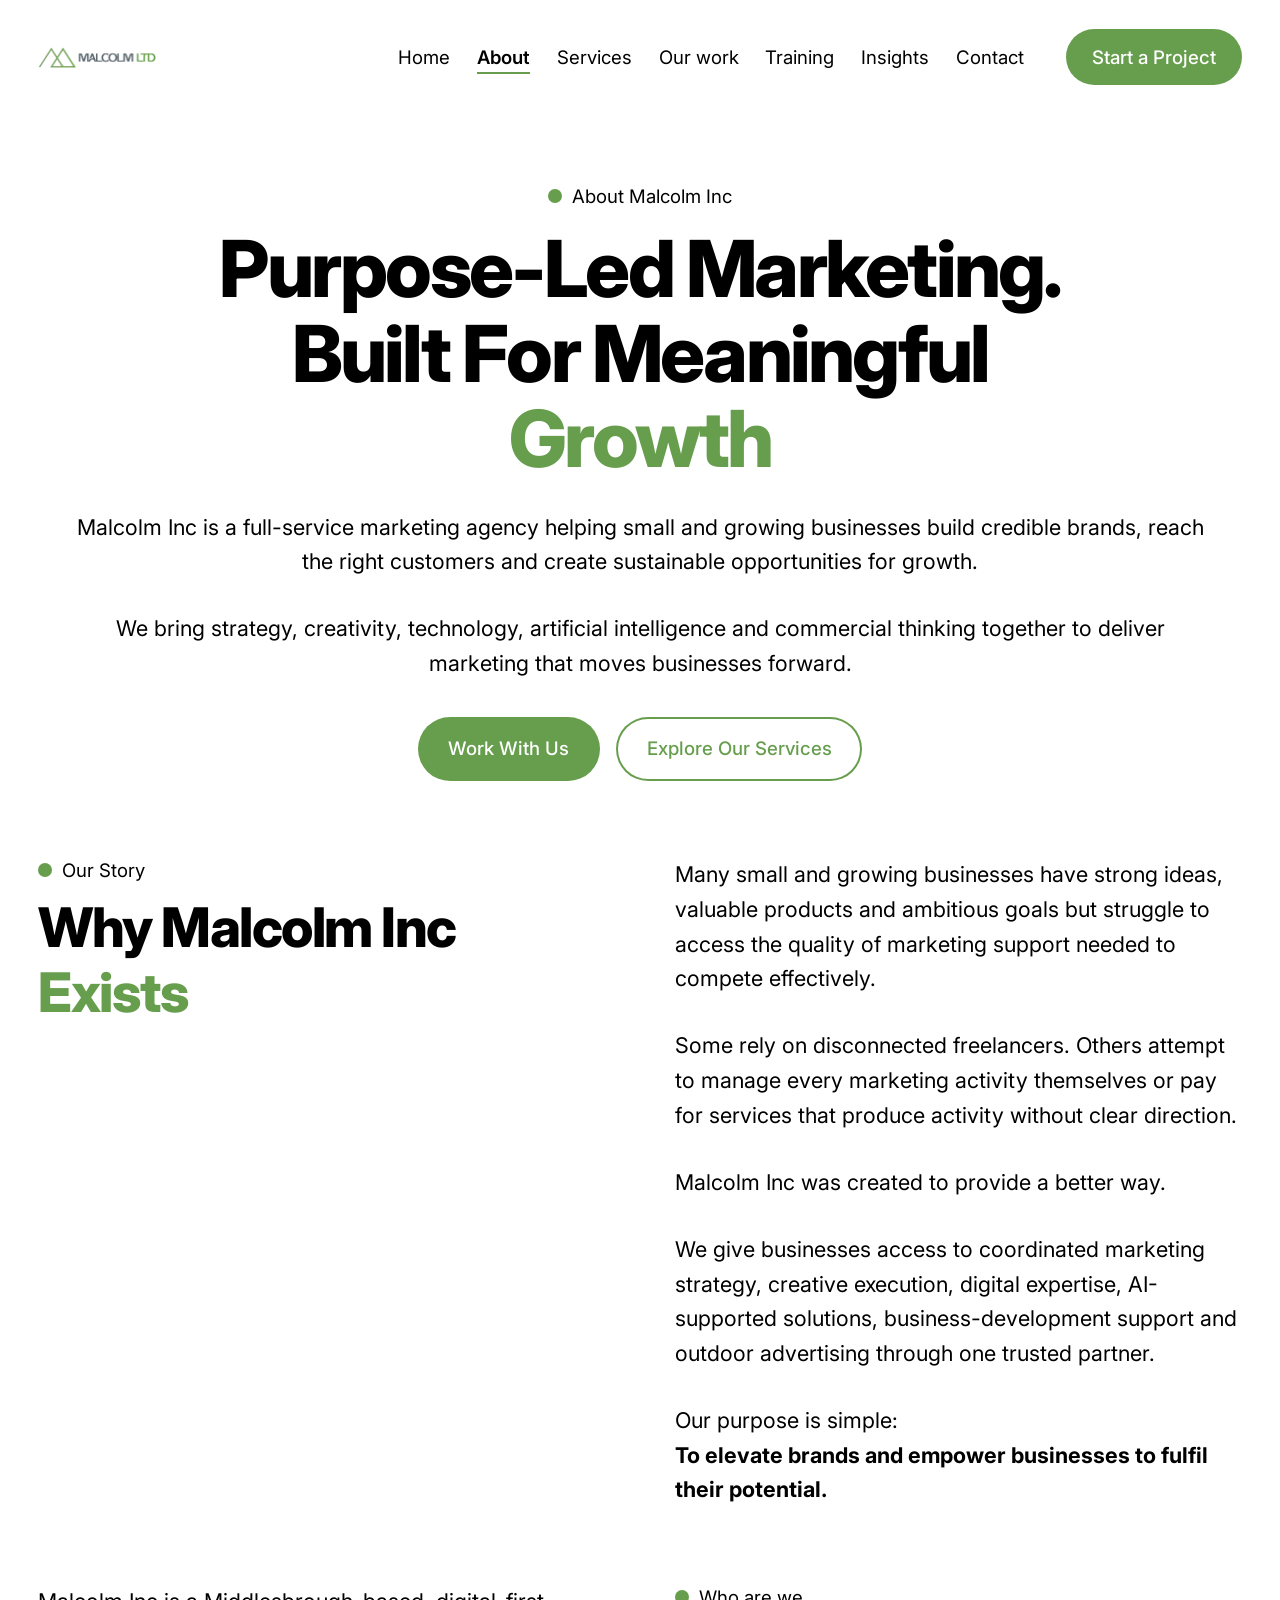
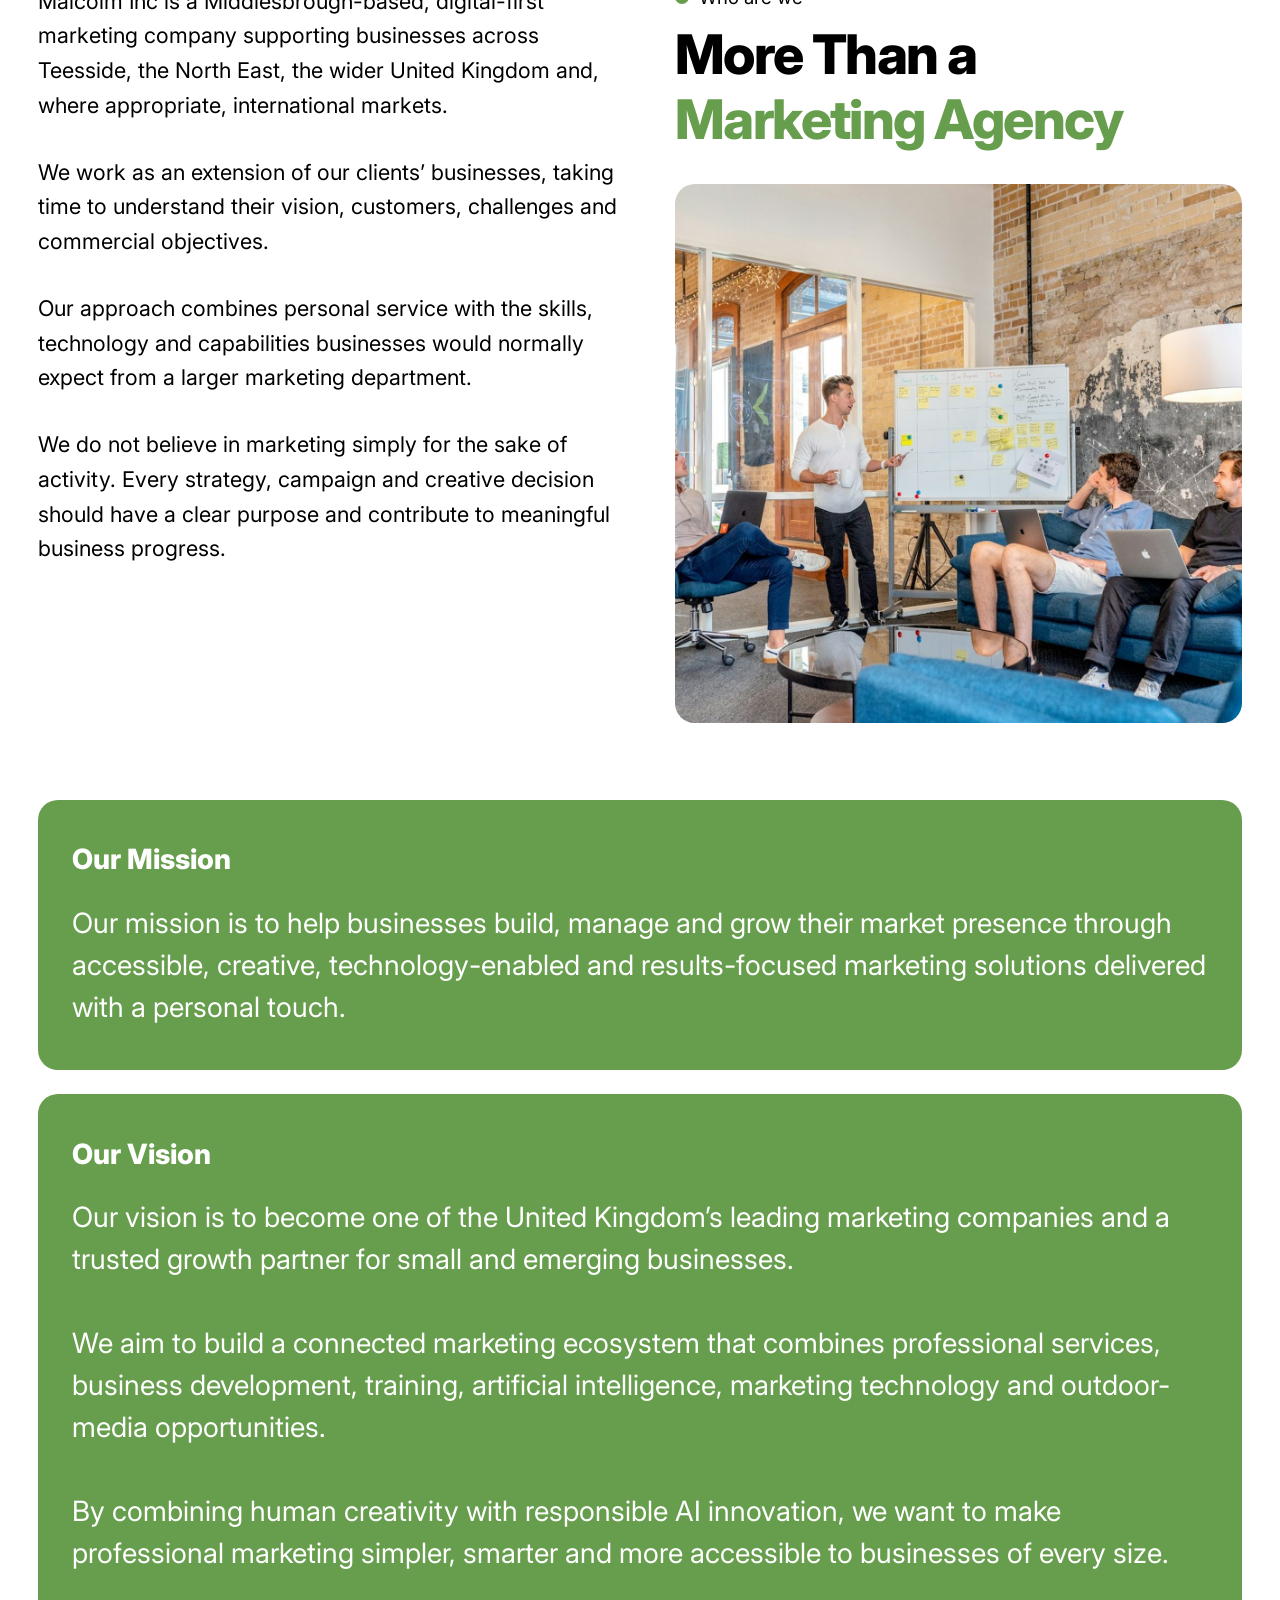
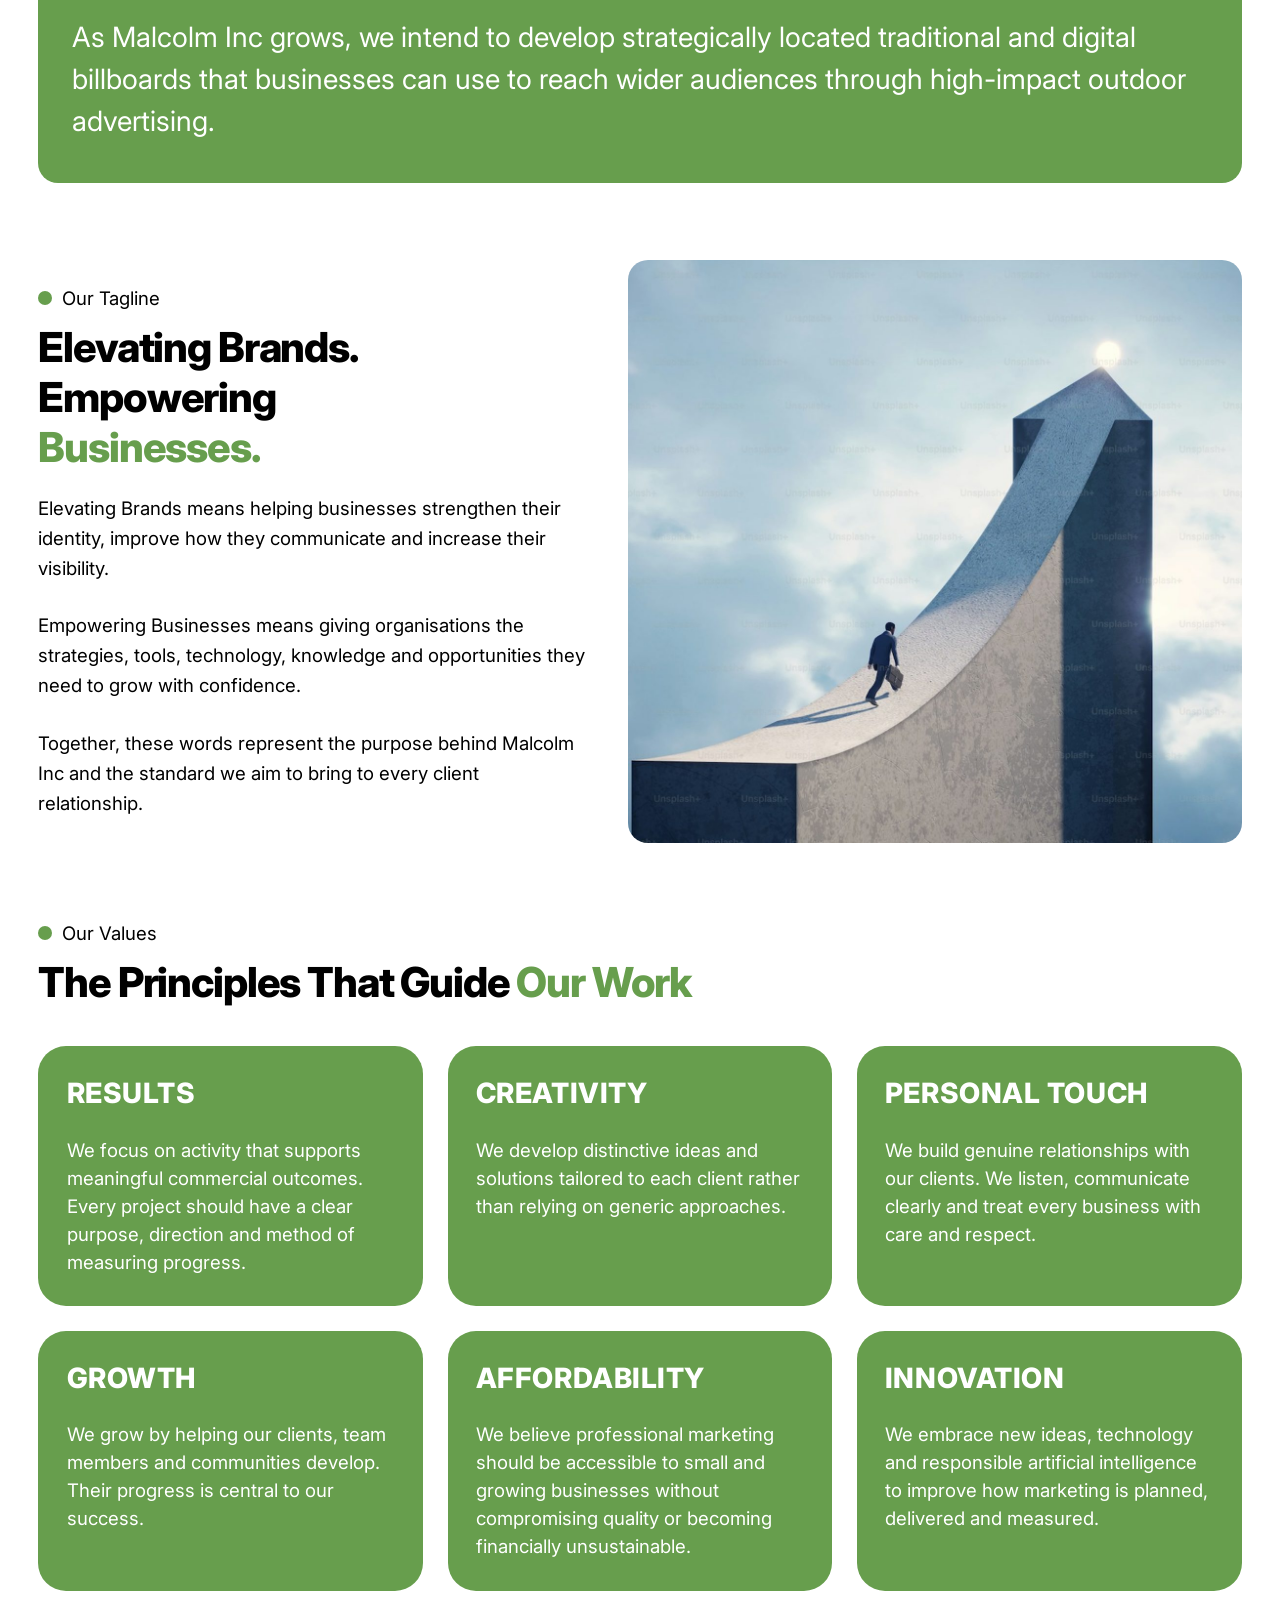
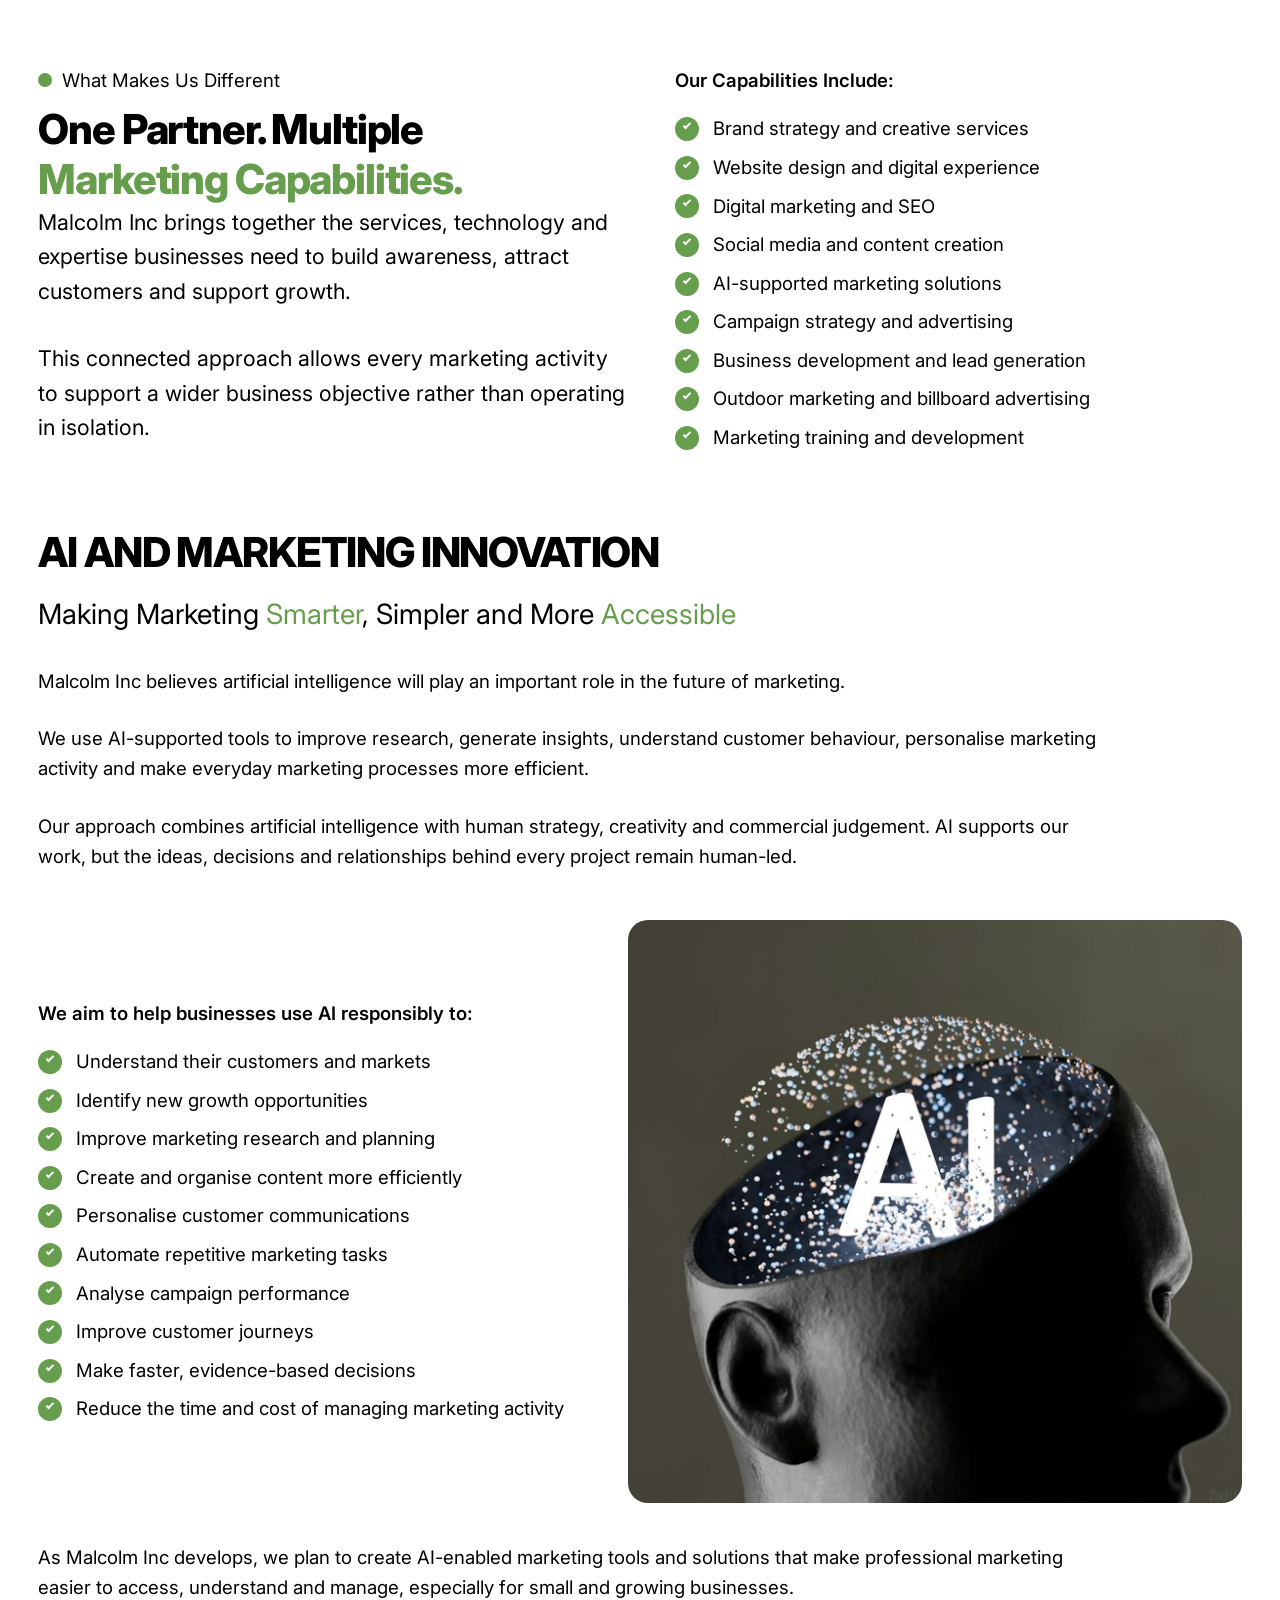
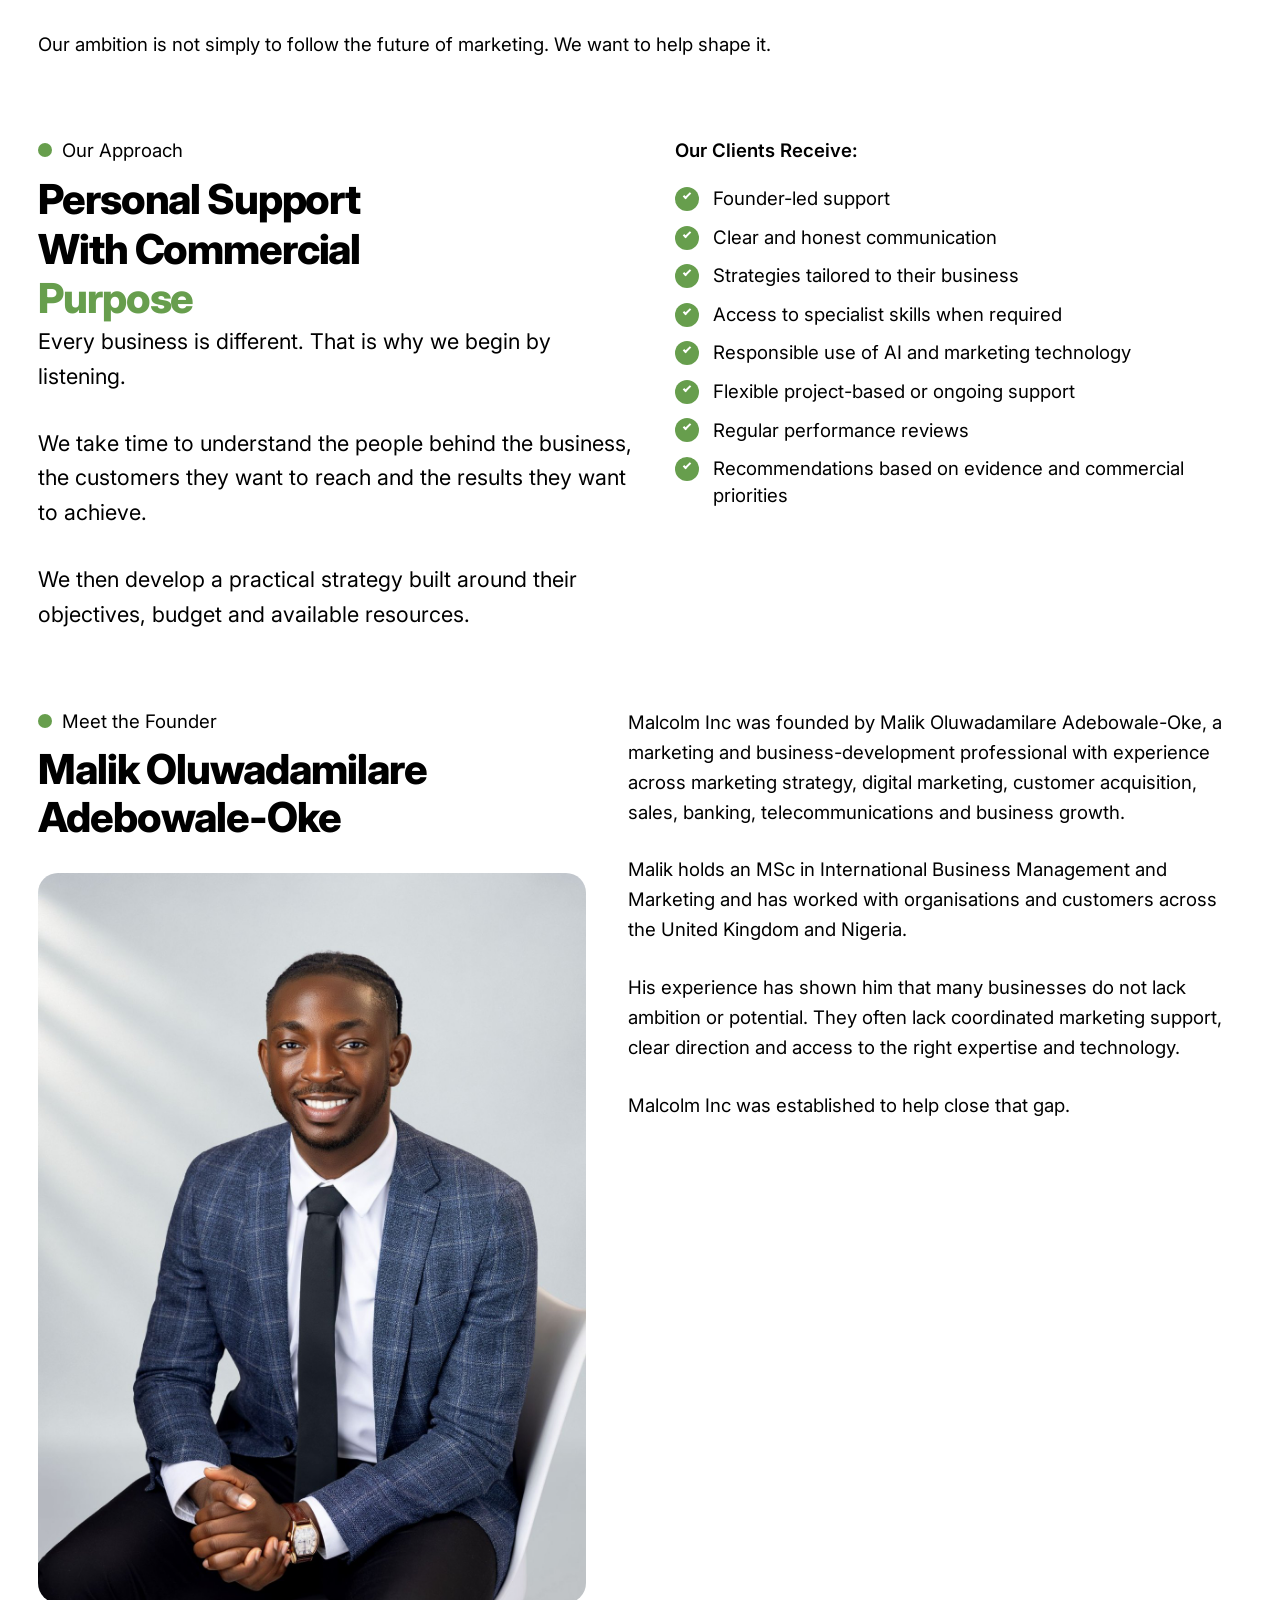
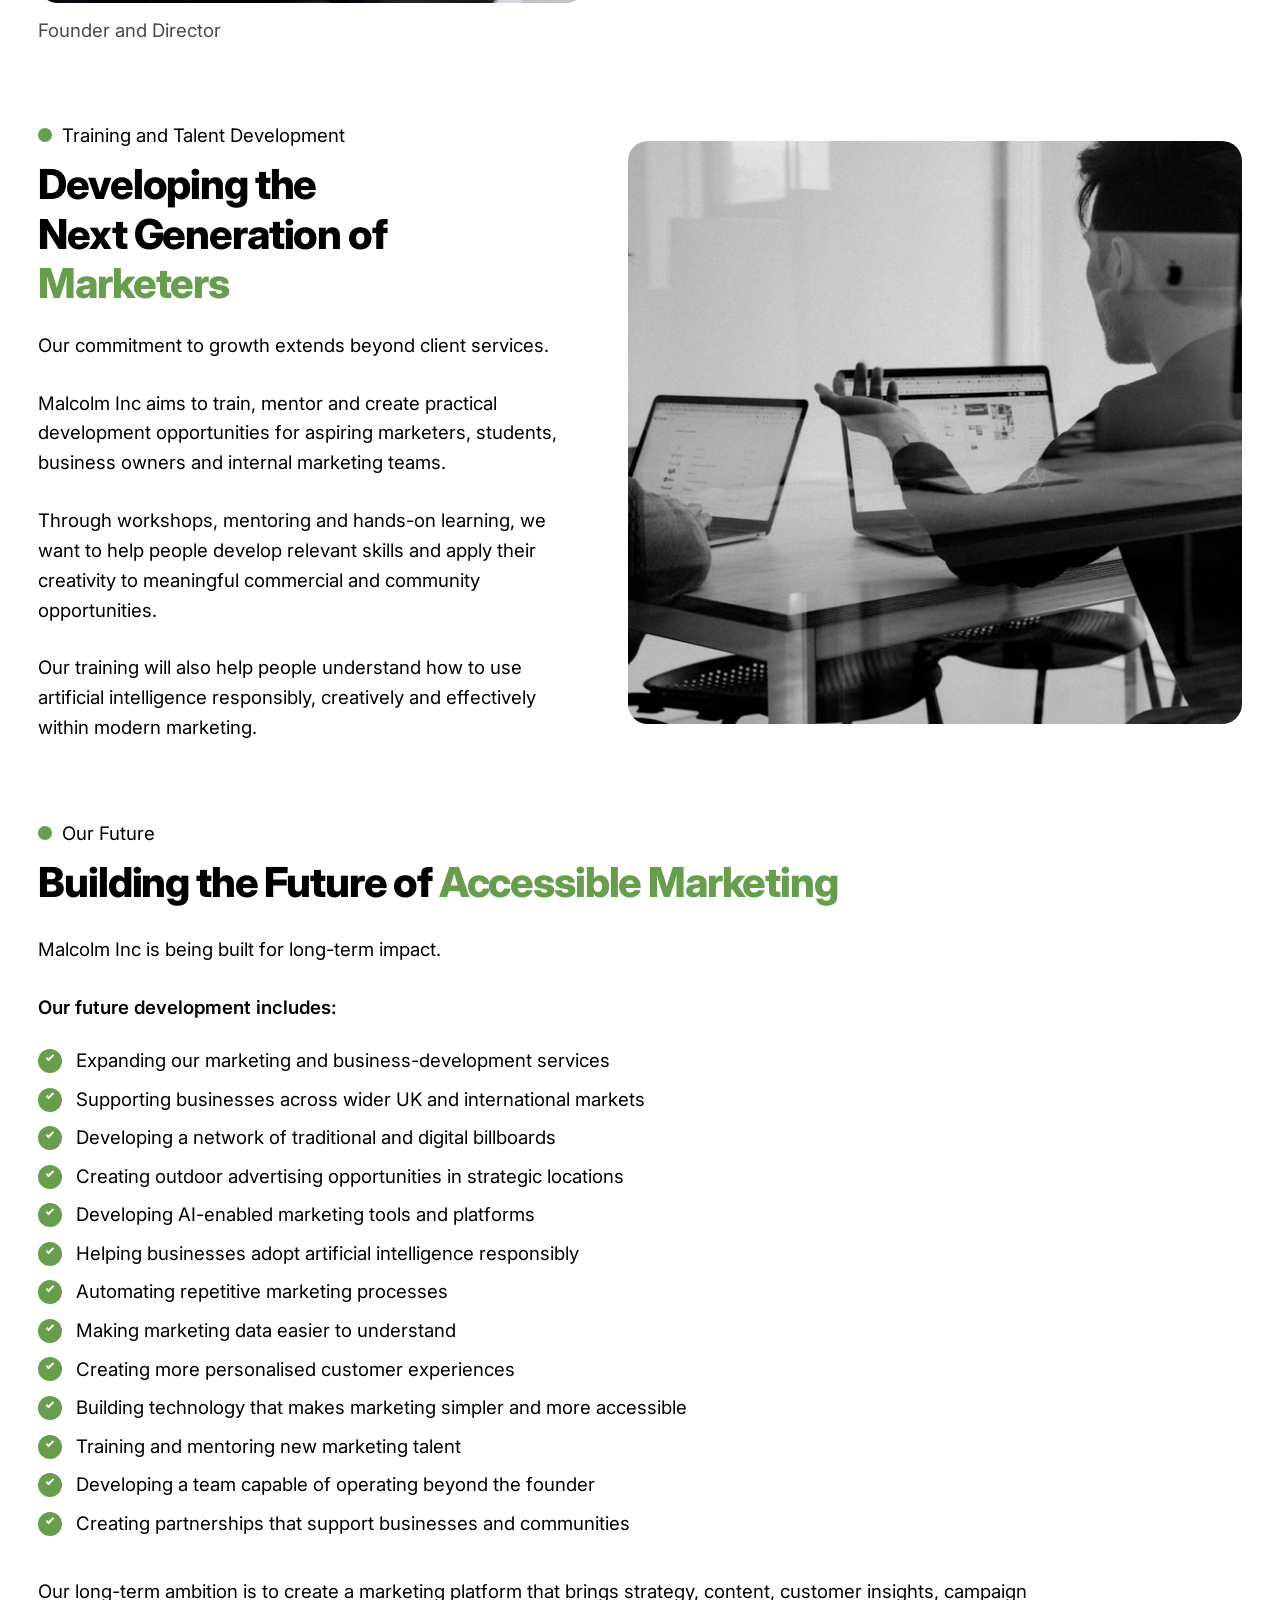
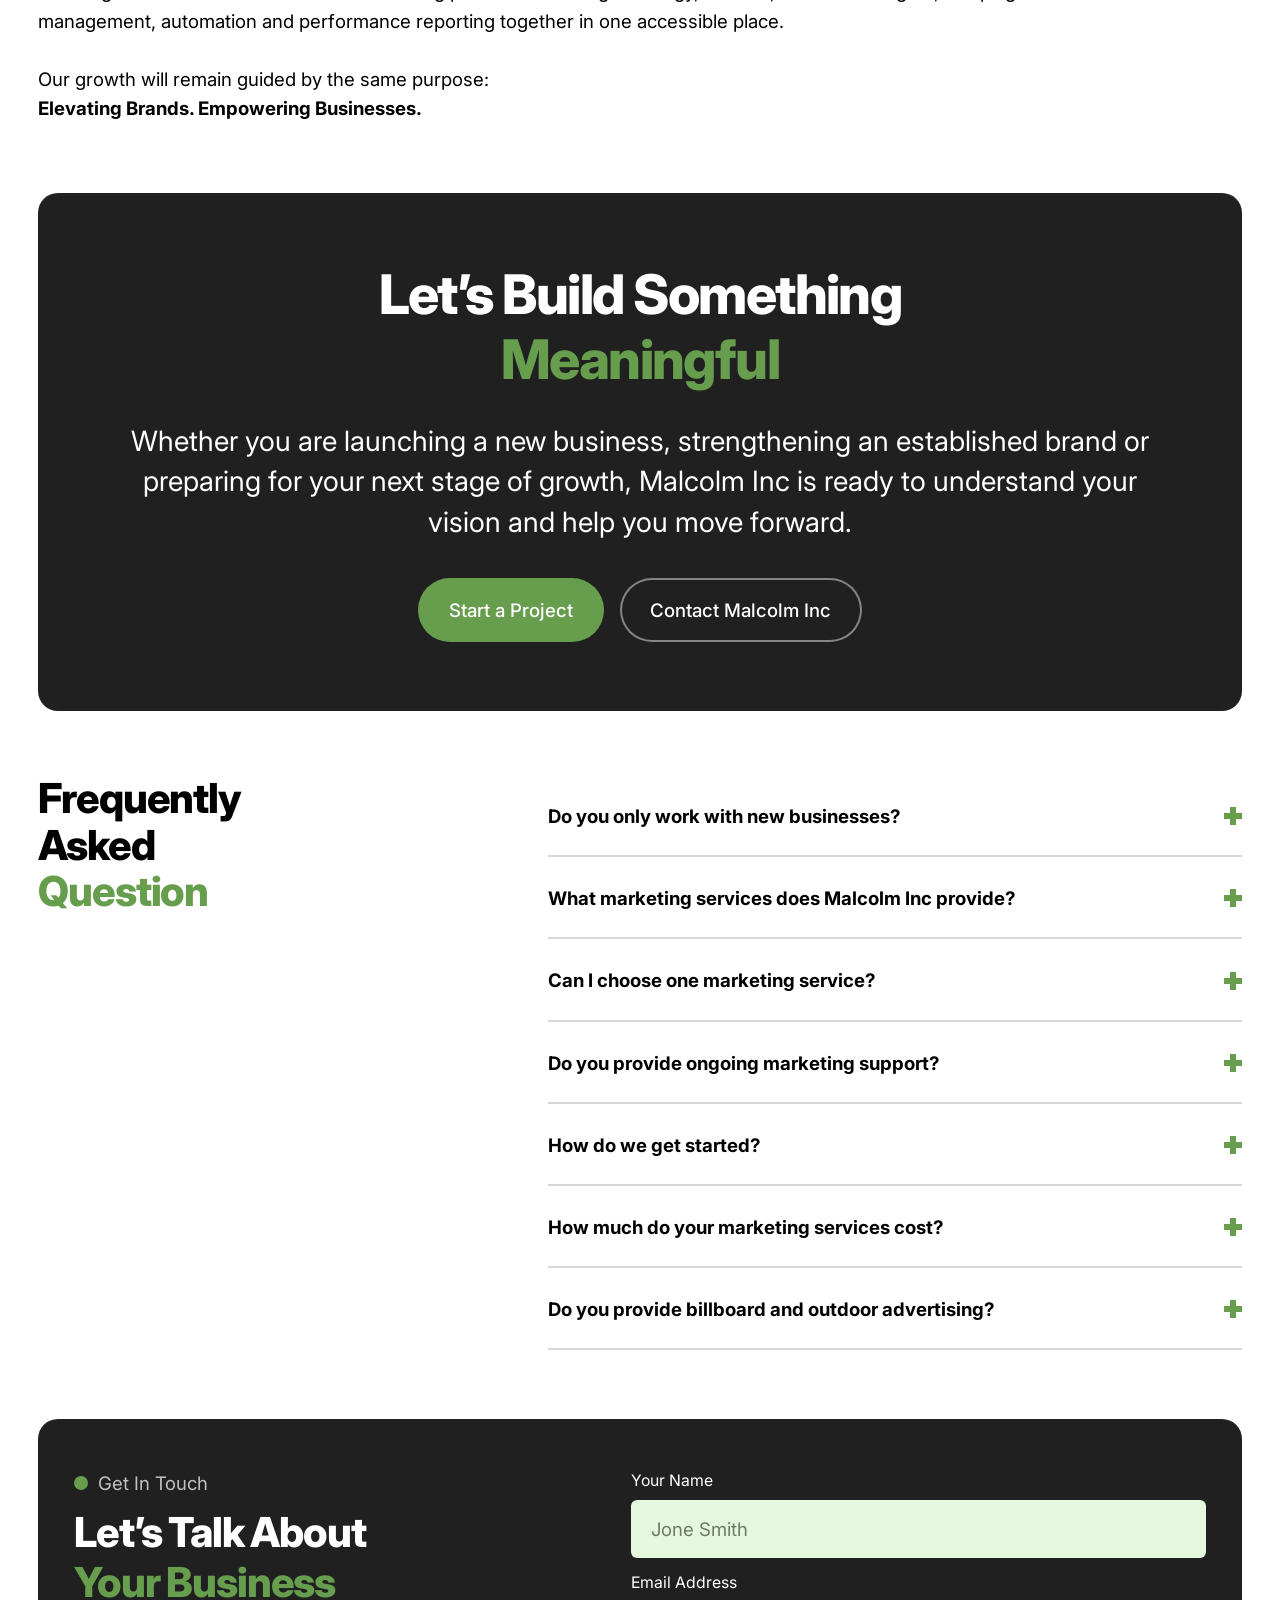
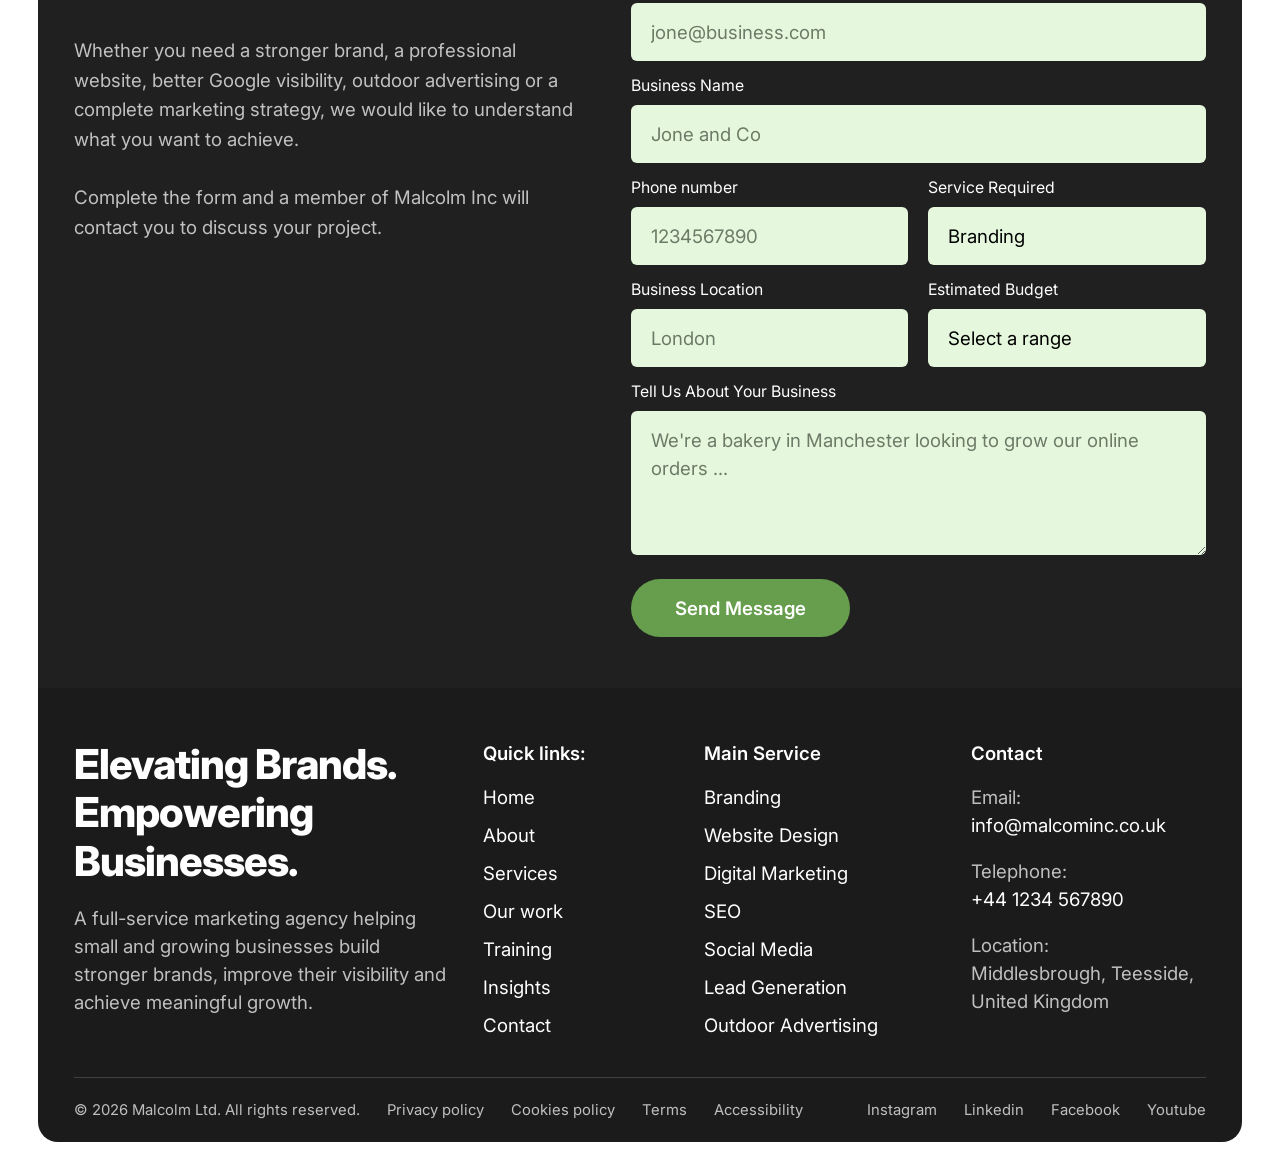
<file: about.html>
<!DOCTYPE html>
<html lang="en">
<head>
<meta charset="utf-8">
<meta name="viewport" content="width=device-width, initial-scale=1">
<title>About — Malcolm Inc</title>
<meta name="description" content="Malcolm Inc is a full-service marketing agency helping small and growing businesses build credible brands, reach the right customers and create sustainable opportunities for growth.">
<meta name="theme-color" content="#679E4D">

<link rel="icon" type="image/png" href="images/favicon.png">
<link rel="apple-touch-icon" href="images/favicon.png">

<meta property="og:type" content="website">
<meta property="og:title" content="About — Malcolm Inc">
<meta property="og:description" content="Purpose-led marketing, built for meaningful growth.">
<meta property="og:image" content="images/logo-stacked.png">

<link rel="preconnect" href="https://fonts.googleapis.com">
<link rel="preconnect" href="https://fonts.gstatic.com" crossorigin>
<link href="https://fonts.googleapis.com/css2?family=Inter:wght@400;500;600;700;800;900&display=swap" rel="stylesheet">

<link rel="stylesheet" href="css/styles.css">
<script>document.documentElement.classList.add('js');</script>
</head>
<body>

<a class="skip-link" href="#main">Skip to content</a>

<!-- ============================ HEADER ============================ -->
<header class="site-header" id="siteHeader">
  <div class="container header-inner">
    <a class="logo" href="index.html" aria-label="Malcolm Inc — home">
      <picture>
        <source media="(max-width: 900px)" srcset="images/logo-horizontal.png">
        <img src="images/logo-stacked.png" alt="Malcolm Inc" width="800" height="435">
      </picture>
    </a>

    <nav class="nav" id="primaryNav" aria-label="Primary">
      <a href="index.html">Home</a>
      <a href="about.html" aria-current="page">About</a>
      <a href="services.html">Services</a>
      <a href="index.html#work">Our work</a>
      <a href="training.html">Training</a>
      <a href="index.html#insights">Insights</a>
      <a href="contact.html">Contact</a>
      <a class="btn btn-primary btn-sm nav-cta" href="#contact">Start a Project</a>
    </nav>

    <a class="btn btn-primary btn-sm header-cta" href="#contact">Start a Project</a>

    <button class="nav-toggle" id="navToggle" aria-expanded="false" aria-controls="primaryNav">
      <span class="nav-toggle-bars" aria-hidden="true"><span></span><span></span></span>
      <span class="sr-only">Menu</span>
    </button>
  </div>
</header>

<main id="main">

  <!-- ============================ HERO ============================ -->
  <section class="hero hero-centered">
    <div class="container">
      <p class="eyebrow eyebrow--dot reveal" style="justify-content:center">About Malcolm Inc</p>
      <h1 class="h1 reveal">Purpose-Led Marketing. <br class="brk">Built For Meaningful <br class="brk"><span class="accent">Growth</span></h1>
      <div class="lede prose reveal" style="max-width:82ch">
        <p>Malcolm Inc is a full-service marketing agency helping small and growing businesses
        build credible brands, reach the right customers and create sustainable opportunities
        for growth.</p>
        <p>We bring strategy, creativity, technology, artificial intelligence and commercial
        thinking together to deliver marketing that moves businesses forward.</p>
      </div>
      <div class="hero-actions reveal">
        <a class="btn btn-primary" href="#contact">Work With Us</a>
        <a class="btn btn-outline" href="services.html">Explore Our Services</a>
      </div>
    </div>
  </section>

  <!-- ============================ OUR STORY ============================ -->
  <section class="section">
    <div class="container split-intro">
      <div class="reveal">
        <p class="eyebrow eyebrow--dot">Our Story</p>
        <h2 class="section-title">Why Malcolm Inc <br class="brk"><span class="accent">Exists</span></h2>
      </div>
      <div class="prose reveal">
        <p>Many small and growing businesses have strong ideas, valuable products and
        ambitious goals but struggle to access the quality of marketing support needed to
        compete effectively.</p>
        <p>Some rely on disconnected freelancers. Others attempt to manage every marketing
        activity themselves or pay for services that produce activity without clear direction.</p>
        <p>Malcolm Inc was created to provide a better way.</p>
        <p>We give businesses access to coordinated marketing strategy, creative execution,
        digital expertise, AI-supported solutions, business-development support and outdoor
        advertising through one trusted partner.</p>
        <p>Our purpose is simple: <br>
        <strong>To elevate brands and empower businesses to fulfil their potential.</strong></p>
      </div>
    </div>
  </section>

  <!-- ============================ MORE THAN AN AGENCY ============================ -->
  <section class="section">
    <div class="container split-intro">
      <div class="prose reveal">
        <p>Malcolm Inc is a Middlesbrough-based, digital-first marketing company supporting
        businesses across Teesside, the North East, the wider United Kingdom and, where
        appropriate, international markets.</p>
        <p>We work as an extension of our clients&rsquo; businesses, taking time to understand
        their vision, customers, challenges and commercial objectives.</p>
        <p>Our approach combines personal service with the skills, technology and capabilities
        businesses would normally expect from a larger marketing department.</p>
        <p>We do not believe in marketing simply for the sake of activity. Every strategy,
        campaign and creative decision should have a clear purpose and contribute to
        meaningful business progress.</p>
      </div>
      <div class="reveal">
        <p class="eyebrow eyebrow--dot">Who are we</p>
        <h2 class="section-title">More Than a <br class="brk"><span class="accent">Marketing Agency</span></h2>
        <div class="media-block media-block--wide" style="margin-top:32px">
          <img src="images/about-agency.jpg" alt="A team working together in a modern open-plan studio"
               width="1256" height="1194" loading="lazy" decoding="async">
        </div>
      </div>
    </div>
  </section>

  <!-- ============================ MISSION + VISION ============================ -->
  <section class="section">
    <div class="container">
      <div class="statement reveal">
        <h2>Our Mission</h2>
        <div class="prose">
          <p>Our mission is to help businesses build, manage and grow their market presence
          through accessible, creative, technology-enabled and results-focused marketing
          solutions delivered with a personal touch.</p>
        </div>
      </div>

      <div class="statement reveal">
        <h2>Our Vision</h2>
        <div class="prose">
          <p>Our vision is to become one of the United Kingdom&rsquo;s leading marketing
          companies and a trusted growth partner for small and emerging businesses.</p>
          <p>We aim to build a connected marketing ecosystem that combines professional
          services, business development, training, artificial intelligence, marketing
          technology and outdoor-media opportunities.</p>
          <p>By combining human creativity with responsible AI innovation, we want to make
          professional marketing simpler, smarter and more accessible to businesses of
          every size.</p>
          <p>As Malcolm Inc grows, we intend to develop strategically located traditional and
          digital billboards that businesses can use to reach wider audiences through
          high-impact outdoor advertising.</p>
        </div>
      </div>
    </div>
  </section>

  <!-- ============================ TAGLINE ============================ -->
  <section class="section">
    <div class="container media-split media-split--flip reveal">
      <div class="media-block media-block--wide">
          <img src="images/about-tagline.jpg" alt="A person walking up a rising curve towards an open sky"
               width="1256" height="1194" loading="lazy" decoding="async">
        </div>
      <div>
        <p class="eyebrow eyebrow--dot">Our Tagline</p>
        <h2 class="section-title section-title--sm">Elevating Brands. <br class="brk">Empowering <br class="brk"><span class="accent">Businesses.</span></h2>
        <div class="prose">
          <p>Elevating Brands means helping businesses strengthen their identity, improve how
          they communicate and increase their visibility.</p>
          <p>Empowering Businesses means giving organisations the strategies, tools,
          technology, knowledge and opportunities they need to grow with confidence.</p>
          <p>Together, these words represent the purpose behind Malcolm Inc and the standard
          we aim to bring to every client relationship.</p>
        </div>
      </div>
    </div>
  </section>

  <!-- ============================ VALUES ============================ -->
  <section class="section">
    <div class="container">
      <p class="eyebrow eyebrow--dot reveal">Our Values</p>
      <h2 class="section-title section-title--sm reveal" style="margin-top:12px">The Principles That Guide <span class="accent">Our Work</span></h2>

      <div class="values">
        <div class="value reveal">
          <h3>Results</h3>
          <p>We focus on activity that supports meaningful commercial outcomes. Every project
          should have a clear purpose, direction and method of measuring progress.</p>
        </div>
        <div class="value reveal">
          <h3>Creativity</h3>
          <p>We develop distinctive ideas and solutions tailored to each client rather than
          relying on generic approaches.</p>
        </div>
        <div class="value reveal">
          <h3>Personal Touch</h3>
          <p>We build genuine relationships with our clients. We listen, communicate clearly
          and treat every business with care and respect.</p>
        </div>
        <div class="value reveal">
          <h3>Growth</h3>
          <p>We grow by helping our clients, team members and communities develop. Their
          progress is central to our success.</p>
        </div>
        <div class="value reveal">
          <h3>Affordability</h3>
          <p>We believe professional marketing should be accessible to small and growing
          businesses without compromising quality or becoming financially unsustainable.</p>
        </div>
        <div class="value reveal">
          <h3>Innovation</h3>
          <p>We embrace new ideas, technology and responsible artificial intelligence to
          improve how marketing is planned, delivered and measured.</p>
        </div>
      </div>
    </div>
  </section>

  <!-- ============================ CAPABILITIES ============================ -->
  <section class="section">
    <div class="container split-intro">
      <div class="reveal">
        <p class="eyebrow eyebrow--dot">What Makes Us Different</p>
        <h2 class="section-title section-title--sm">One Partner. Multiple <br class="brk"><span class="accent">Marketing Capabilities.</span></h2>
        <div class="prose">
          <p>Malcolm Inc brings together the services, technology and expertise businesses
          need to build awareness, attract customers and support growth.</p>
          <p>This connected approach allows every marketing activity to support a wider
          business objective rather than operating in isolation.</p>
        </div>
      </div>
      <div class="reveal">
        <h3 class="eyebrow" style="font-weight:600">Our Capabilities Include:</h3>
        <ul class="tick-list" style="margin-top:22px">
          <li>Brand strategy and creative services</li>
          <li>Website design and digital experience</li>
          <li>Digital marketing and SEO</li>
          <li>Social media and content creation</li>
          <li>AI-supported marketing solutions</li>
          <li>Campaign strategy and advertising</li>
          <li>Business development and lead generation</li>
          <li>Outdoor marketing and billboard advertising</li>
          <li>Marketing training and development</li>
        </ul>
      </div>
    </div>
  </section>

  <!-- ============================ AI ============================ -->
  <section class="section">
    <div class="container">
      <h2 class="section-title section-title--sm reveal" style="text-transform:uppercase">AI and Marketing Innovation</h2>
      <p class="reveal" style="margin-top:18px;font-size:var(--fs-h4);line-height:1.4">Making Marketing
      <span class="accent">Smarter</span>, Simpler and More <span class="accent">Accessible</span></p>

      <div class="prose reveal" style="margin-top:32px;max-width:90ch">
        <p>Malcolm Inc believes artificial intelligence will play an important role in the
        future of marketing.</p>
        <p>We use AI-supported tools to improve research, generate insights, understand
        customer behaviour, personalise marketing activity and make everyday marketing
        processes more efficient.</p>
        <p>Our approach combines artificial intelligence with human strategy, creativity and
        commercial judgement. AI supports our work, but the ideas, decisions and
        relationships behind every project remain human-led.</p>
      </div>

      <div class="media-split reveal" style="margin-top:48px">
        <div>
          <p style="font-weight:600">We aim to help businesses use AI responsibly to:</p>
          <ul class="tick-list" style="margin-top:22px">
            <li>Understand their customers and markets</li>
            <li>Identify new growth opportunities</li>
            <li>Improve marketing research and planning</li>
            <li>Create and organise content more efficiently</li>
            <li>Personalise customer communications</li>
            <li>Automate repetitive marketing tasks</li>
            <li>Analyse campaign performance</li>
            <li>Improve customer journeys</li>
            <li>Make faster, evidence-based decisions</li>
            <li>Reduce the time and cost of managing marketing activity</li>
          </ul>
        </div>
        <div class="media-block media-block--wide">
          <img src="images/about-ai.jpg" alt="A profile silhouette lit from within, lettered AI"
               width="1256" height="1194" loading="lazy" decoding="async">
        </div>
      </div>

      <div class="prose reveal" style="margin-top:40px;max-width:90ch">
        <p>As Malcolm Inc develops, we plan to create AI-enabled marketing tools and solutions
        that make professional marketing easier to access, understand and manage, especially
        for small and growing businesses.</p>
        <p>Our ambition is not simply to follow the future of marketing. We want to help shape it.</p>
      </div>
    </div>
  </section>

  <!-- ============================ APPROACH ============================ -->
  <section class="section">
    <div class="container split-intro">
      <div class="reveal">
        <p class="eyebrow eyebrow--dot">Our Approach</p>
        <h2 class="section-title section-title--sm">Personal Support <br class="brk">With Commercial <br class="brk"><span class="accent">Purpose</span></h2>
        <div class="prose">
          <p>Every business is different. That is why we begin by listening.</p>
          <p>We take time to understand the people behind the business, the customers they
          want to reach and the results they want to achieve.</p>
          <p>We then develop a practical strategy built around their objectives, budget and
          available resources.</p>
        </div>
      </div>
      <div class="reveal">
        <h3 class="eyebrow" style="font-weight:600">Our Clients Receive:</h3>
        <ul class="tick-list" style="margin-top:22px">
          <li>Founder-led support</li>
          <li>Clear and honest communication</li>
          <li>Strategies tailored to their business</li>
          <li>Access to specialist skills when required</li>
          <li>Responsible use of AI and marketing technology</li>
          <li>Flexible project-based or ongoing support</li>
          <li>Regular performance reviews</li>
          <li>Recommendations based on evidence and commercial priorities</li>
        </ul>
      </div>
    </div>
  </section>

  <!-- ============================ FOUNDER ============================ -->
  <section class="section">
    <div class="container founder-card reveal">
      <div>
        <p class="eyebrow eyebrow--dot">Meet the Founder</p>
        <p class="founder-name" style="margin-top:12px">Malik Oluwadamilare <br class="brk">Adebowale-Oke</p>
        <div class="media-block media-block--portrait" style="margin-top:32px">
          <img src="images/founder-malik.jpg"
               alt="Malik Oluwadamilare Adebowale-Oke, founder and director of Malcolm Inc"
               width="1200" height="1600" loading="lazy" decoding="async">
        </div>
        <p class="footer-blurb founder-role">Founder and Director</p>
      </div>
      <div class="prose">
        <p>Malcolm Inc was founded by Malik Oluwadamilare Adebowale-Oke, a marketing and
        business-development professional with experience across marketing strategy, digital
        marketing, customer acquisition, sales, banking, telecommunications and business growth.</p>
        <p>Malik holds an MSc in International Business Management and Marketing and has worked
        with organisations and customers across the United Kingdom and Nigeria.</p>
        <p>His experience has shown him that many businesses do not lack ambition or potential.
        They often lack coordinated marketing support, clear direction and access to the right
        expertise and technology.</p>
        <p>Malcolm Inc was established to help close that gap.</p>
      </div>
    </div>
  </section>

  <!-- ============================ TRAINING ============================ -->
  <section class="section">
    <div class="container media-split media-split--flip reveal">
      <div class="media-block media-block--wide">
          <img src="images/about-training.jpg" alt="Colleagues learning together around a laptop"
               width="1256" height="1194" loading="lazy" decoding="async">
        </div>
      <div>
        <p class="eyebrow eyebrow--dot">Training and Talent Development</p>
        <h2 class="section-title section-title--sm">Developing the <br class="brk">Next Generation of <br class="brk"><span class="accent">Marketers</span></h2>
        <div class="prose">
          <p>Our commitment to growth extends beyond client services.</p>
          <p>Malcolm Inc aims to train, mentor and create practical development opportunities
          for aspiring marketers, students, business owners and internal marketing teams.</p>
          <p>Through workshops, mentoring and hands-on learning, we want to help people develop
          relevant skills and apply their creativity to meaningful commercial and community
          opportunities.</p>
          <p>Our training will also help people understand how to use artificial intelligence
          responsibly, creatively and effectively within modern marketing.</p>
        </div>
      </div>
    </div>
  </section>

  <!-- ============================ FUTURE ============================ -->
  <section class="section">
    <div class="container">
      <p class="eyebrow eyebrow--dot reveal">Our Future</p>
      <h2 class="section-title section-title--sm reveal" style="margin-top:12px">Building the Future of <span class="accent">Accessible Marketing</span></h2>

      <div class="prose reveal" style="margin-top:28px">
        <p>Malcolm Inc is being built for long-term impact.</p>
        <p style="font-weight:600">Our future development includes:</p>
      </div>

      <ul class="tick-list reveal" style="margin-top:24px;max-width:80ch">
        <li>Expanding our marketing and business-development services</li>
        <li>Supporting businesses across wider UK and international markets</li>
        <li>Developing a network of traditional and digital billboards</li>
        <li>Creating outdoor advertising opportunities in strategic locations</li>
        <li>Developing AI-enabled marketing tools and platforms</li>
        <li>Helping businesses adopt artificial intelligence responsibly</li>
        <li>Automating repetitive marketing processes</li>
        <li>Making marketing data easier to understand</li>
        <li>Creating more personalised customer experiences</li>
        <li>Building technology that makes marketing simpler and more accessible</li>
        <li>Training and mentoring new marketing talent</li>
        <li>Developing a team capable of operating beyond the founder</li>
        <li>Creating partnerships that support businesses and communities</li>
      </ul>

      <div class="prose reveal" style="margin-top:40px;max-width:90ch">
        <p>Our long-term ambition is to create a marketing platform that brings strategy,
        content, customer insights, campaign management, automation and performance reporting
        together in one accessible place.</p>
        <p>Our growth will remain guided by the same purpose: <br>
        <strong>Elevating Brands. Empowering Businesses.</strong></p>
      </div>
    </div>
  </section>

  <!-- ============================ CTA ============================ -->
  <section class="container">
    <div class="cta-block on-dark reveal">
      <h2 class="section-title">Let&rsquo;s Build Something <span class="accent">Meaningful</span></h2>
      <p>Whether you are launching a new business, strengthening an established brand or
      preparing for your next stage of growth, Malcolm Inc is ready to understand your vision
      and help you move forward.</p>
      <div class="hero-actions">
        <a class="btn btn-primary" href="#contact">Start a Project</a>
        <a class="btn btn-outline" href="contact.html">Contact Malcolm Inc</a>
      </div>
    </div>
  </section>

  <!-- ============================ FAQ ============================ -->
  <section class="faq">
    <div class="container faq-inner">
      <h2 class="section-title section-title--sm reveal">Frequently <br class="brk">Asked <br class="brk"><span class="accent">Question</span></h2>

      <div class="accordion reveal">
        <div class="acc-item">
          <h3><button type="button" class="acc-trigger" aria-expanded="false" aria-controls="afaq1">
            <span>Do you only work with new businesses?</span><span class="acc-icon" aria-hidden="true"></span></button></h3>
          <div class="acc-panel" id="afaq1" hidden><p>No. We work with businesses at every stage —
          from a first website through to established companies that need their marketing
          rebuilt. What matters is that you want to grow and are ready to act on a plan.</p></div>
        </div>
        <div class="acc-item">
          <h3><button type="button" class="acc-trigger" aria-expanded="false" aria-controls="afaq2">
            <span>What marketing services does Malcolm Inc provide?</span><span class="acc-icon" aria-hidden="true"></span></button></h3>
          <div class="acc-panel" id="afaq2" hidden><p>Brand strategy and creative, website design,
          digital marketing and SEO, social media and content, business development and lead
          generation, campaigns and advertising, outdoor and billboard advertising,
          AI-supported marketing, and marketing training.</p></div>
        </div>
        <div class="acc-item">
          <h3><button type="button" class="acc-trigger" aria-expanded="false" aria-controls="afaq3">
            <span>Can I choose one marketing service?</span><span class="acc-icon" aria-hidden="true"></span></button></h3>
          <div class="acc-panel" id="afaq3" hidden><p>Yes. Many clients start with a single piece
          of work and add more once they see results. We will tell you honestly if something
          else would move the needle first.</p></div>
        </div>
        <div class="acc-item">
          <h3><button type="button" class="acc-trigger" aria-expanded="false" aria-controls="afaq4">
            <span>Do you provide ongoing marketing support?</span><span class="acc-icon" aria-hidden="true"></span></button></h3>
          <div class="acc-panel" id="afaq4" hidden><p>Yes. Alongside one-off projects we offer
          ongoing monthly support and integrated partnerships where we coordinate several
          services for you.</p></div>
        </div>
        <div class="acc-item">
          <h3><button type="button" class="acc-trigger" aria-expanded="false" aria-controls="afaq5">
            <span>How do we get started?</span><span class="acc-icon" aria-hidden="true"></span></button></h3>
          <div class="acc-panel" id="afaq5" hidden><p>Send us a message using the form below. We
          will arrange a short call to understand your business and your goals, then come
          back with a clear plan and a straight-talking proposal — no obligation.</p></div>
        </div>
        <div class="acc-item">
          <h3><button type="button" class="acc-trigger" aria-expanded="false" aria-controls="afaq6">
            <span>How much do your marketing services cost?</span><span class="acc-icon" aria-hidden="true"></span></button></h3>
          <div class="acc-panel" id="afaq6" hidden><p>Cost depends on scope, timescale and whether
          you need one service or several. We build proposals around your budget and tell you
          clearly what is included before any work begins.</p></div>
        </div>
        <div class="acc-item">
          <h3><button type="button" class="acc-trigger" aria-expanded="false" aria-controls="afaq7">
            <span>Do you provide billboard and outdoor advertising?</span><span class="acc-icon" aria-hidden="true"></span></button></h3>
          <div class="acc-panel" id="afaq7" hidden><p>Yes. We plan and manage outdoor campaigns,
          produce billboard artwork and book media through trusted partners. We are also
          developing our own network of traditional and digital billboards.</p></div>
        </div>
      </div>
    </div>
  </section>

  <!-- ============================ CONTACT + FOOTER ============================ -->
  <div class="container dark-wrap" id="contact">
    <section class="contact-block on-dark">
      <div class="contact-inner">
        <div class="reveal">
          <p class="eyebrow eyebrow--dot">Get In Touch</p>
          <h2 class="section-title section-title--sm">Let&rsquo;s Talk About <br class="brk"><span class="accent">Your Business</span></h2>
          <div class="prose">
            <p>Whether you need a stronger brand, a professional website, better Google
            visibility, outdoor advertising or a complete marketing strategy, we would like
            to understand what you want to achieve.</p>
            <p>Complete the form and a member of Malcolm Inc will contact you to discuss
            your project.</p>
          </div>
        </div>

        <form class="contact-form form-grid" id="contactForm" novalidate
              action="https://api.web3forms.com/submit" method="POST">
          <input type="hidden" name="access_key" value="">
          <input type="hidden" name="subject" value="New enquiry from malcominc.co.uk (about)">
          <input type="hidden" name="from_name" value="Malcolm Inc website">
          <input type="checkbox" name="botcheck" class="sr-only" tabindex="-1" autocomplete="off">

          <div class="field field--full">
            <label for="name">Your Name</label>
            <input type="text" id="name" name="name" placeholder="Jone Smith" autocomplete="name" required>
          </div>
          <div class="field field--full">
            <label for="email">Email Address</label>
            <input type="email" id="email" name="email" placeholder="jone@business.com" autocomplete="email" required>
          </div>
          <div class="field field--full">
            <label for="business">Business Name</label>
            <input type="text" id="business" name="business" placeholder="Jone and Co" autocomplete="organization">
          </div>
          <div class="field">
            <label for="phone">Phone number</label>
            <input type="tel" id="phone" name="phone" placeholder="1234567890" autocomplete="tel">
          </div>
          <div class="field">
            <label for="service">Service Required</label>
            <select id="service" name="service">
              <option value="">Branding</option>
              <option>Branding</option><option>Website Design</option>
              <option>Digital Marketing &amp; SEO</option><option>Social Media &amp; Content</option>
              <option>Lead Generation</option><option>Campaigns &amp; Advertising</option>
              <option>Outdoor Advertising</option><option>Marketing Training</option>
              <option>Not sure yet</option>
            </select>
          </div>
          <div class="field">
            <label for="location">Business Location</label>
            <input type="text" id="location" name="location" placeholder="London">
          </div>
          <div class="field">
            <label for="budget">Estimated Budget</label>
            <select id="budget" name="budget">
              <option value="">Select a range</option>
              <option>Under £1,000</option><option>£1,000 – £5,000</option>
              <option>£5,000 – £10,000</option><option>£10,000+</option><option>Not sure yet</option>
            </select>
          </div>
          <div class="field field--full">
            <label for="message">Tell Us About Your Business</label>
            <textarea id="message" name="message" rows="4" required
              placeholder="We're a bakery in Manchester looking to grow our online orders ..."></textarea>
          </div>

          <button type="submit" class="btn btn-send">Send Message</button>
          <p class="form-status" id="formStatus" role="status" aria-live="polite"></p>
        </form>
      </div>
    </section>

    <footer class="site-footer">
      <div class="footer-grid">
        <div>
          <p class="footer-tagline">Elevating Brands. <br>Empowering Businesses.</p>
          <p class="footer-blurb">A full-service marketing agency helping small and growing
          businesses build stronger brands, improve their visibility and achieve meaningful growth.</p>
        </div>
        <nav class="footer-col" aria-labelledby="f-quick">
          <h2 id="f-quick">Quick links:</h2>
          <ul>
            <li><a href="index.html">Home</a></li><li><a href="about.html">About</a></li>
            <li><a href="services.html">Services</a></li><li><a href="index.html#work">Our work</a></li>
            <li><a href="training.html">Training</a></li><li><a href="index.html#insights">Insights</a></li>
            <li><a href="contact.html">Contact</a></li>
          </ul>
        </nav>
        <nav class="footer-col" aria-labelledby="f-serv">
          <h2 id="f-serv">Main Service</h2>
          <ul>
            <li><a href="services.html#brand">Branding</a></li><li><a href="services.html#website">Website Design</a></li>
            <li><a href="services.html#digital">Digital Marketing</a></li><li><a href="services.html#digital">SEO</a></li>
            <li><a href="services.html#social">Social Media</a></li><li><a href="services.html#growth">Lead Generation</a></li>
            <li><a href="services.html#outdoor">Outdoor Advertising</a></li>
          </ul>
        </nav>
        <div class="footer-col">
          <h2>Contact</h2>
          <!-- TODO: replace with the official Malcolm Inc address and number -->
          <ul class="footer-contact">
            <li>Email: <br><a href="mailto:info@malcominc.co.uk">info@malcominc.co.uk</a></li>
            <li>Telephone: <br><a href="tel:+441234567890">+44 1234 567890</a></li>
            <li>Location: <br>Middlesbrough, Teesside, United Kingdom</li>
          </ul>
        </div>
      </div>

      <div class="footer-legal">
        <span>&copy; <span id="year">2026</span> Malcolm Ltd. All rights reserved.</span>
        <a href="privacy.html">Privacy policy</a><a href="cookies.html">Cookies policy</a>
        <a href="#">Terms</a><a href="accessibility.html">Accessibility</a>
        <span class="spacer"></span>
        <a href="#" rel="noopener">Instagram</a><a href="#" rel="noopener">Linkedin</a>
        <a href="#" rel="noopener">Facebook</a><a href="#" rel="noopener">Youtube</a>
      </div>
    </footer>
  </div>

</main>

<script src="js/main.js"></script>
</body>
</html>
</file>
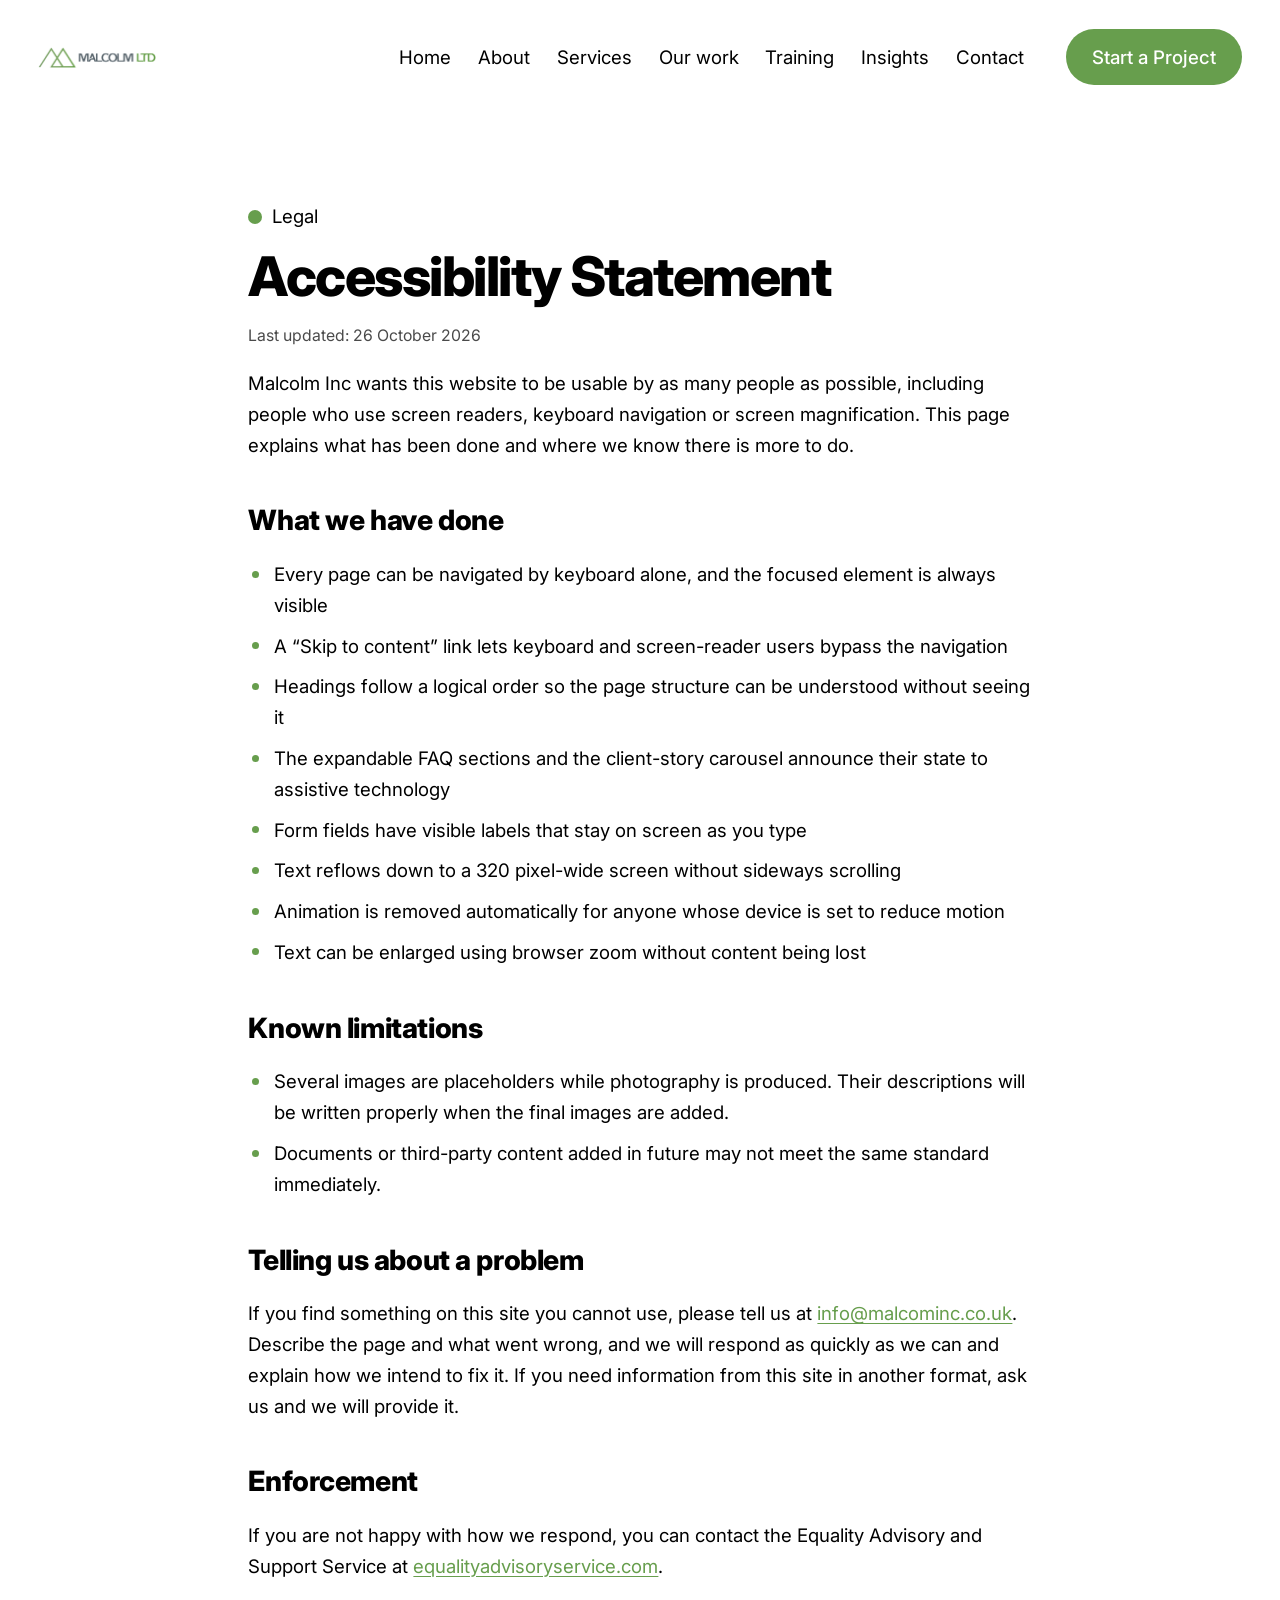
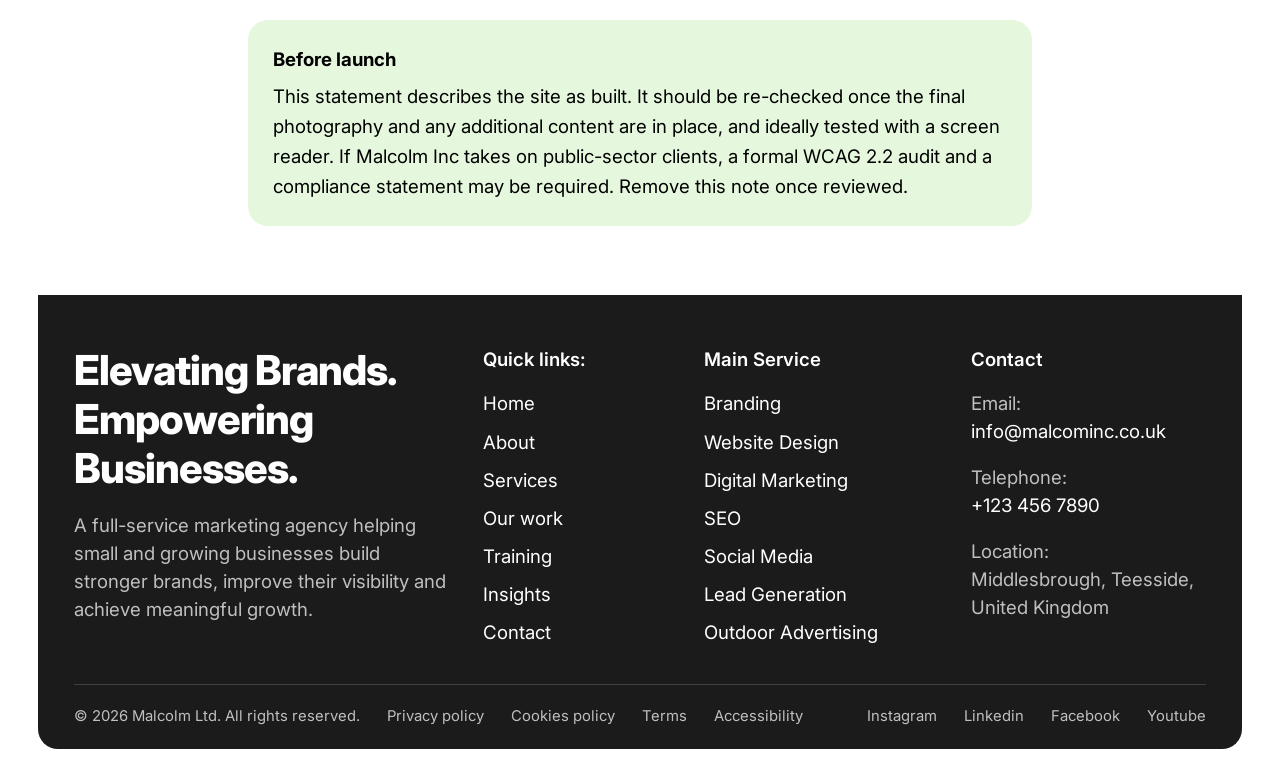
<file: accessibility.html>
<!DOCTYPE html>
<html lang="en">
<head>
<meta charset="utf-8">
<meta name="viewport" content="width=device-width, initial-scale=1">
<title>Accessibility Statement — Malcolm Inc</title>
<meta name="description" content="How Malcolm Inc works to keep this website usable for everyone, and how to report a problem.">
<meta name="theme-color" content="#679E4D">

<link rel="icon" type="image/png" href="images/favicon.png">
<link rel="apple-touch-icon" href="images/favicon.png">

<link rel="preconnect" href="https://fonts.googleapis.com">
<link rel="preconnect" href="https://fonts.gstatic.com" crossorigin>
<link href="https://fonts.googleapis.com/css2?family=Inter:wght@400;500;600;700;800;900&display=swap" rel="stylesheet">

<link rel="stylesheet" href="css/styles.css">
<script>document.documentElement.classList.add('js');</script>
</head>
<body>

<a class="skip-link" href="#main">Skip to content</a>

<!-- ============================ HEADER ============================ -->
<header class="site-header" id="siteHeader">
  <div class="container header-inner">
    <a class="logo" href="index.html" aria-label="Malcolm Inc — home">
      <picture>
        <source media="(max-width: 900px)" srcset="images/logo-horizontal.png">
        <img src="images/logo-stacked.png" alt="Malcolm Inc" width="800" height="435">
      </picture>
    </a>

    <nav class="nav" id="primaryNav" aria-label="Primary">
      <a href="index.html">Home</a>
      <a href="about.html">About</a>
      <a href="services.html">Services</a>
      <a href="index.html#work">Our work</a>
      <a href="training.html">Training</a>
      <a href="index.html#insights">Insights</a>
      <a href="contact.html">Contact</a>
      <a class="btn btn-primary btn-sm nav-cta" href="contact.html#enquiry">Start a Project</a>
    </nav>

    <a class="btn btn-primary btn-sm header-cta" href="contact.html#enquiry">Start a Project</a>

    <button class="nav-toggle" id="navToggle" aria-expanded="false" aria-controls="primaryNav">
      <span class="nav-toggle-bars" aria-hidden="true"><span></span><span></span></span>
      <span class="sr-only">Menu</span>
    </button>
  </div>
</header>

<main id="main">

  <section class="hero">
    <div class="container legal">
      <p class="eyebrow eyebrow--dot">Legal</p>
      <h1 class="section-title" style="margin-top:12px">Accessibility Statement</h1>
      <p class="updated">Last updated: 26 October 2026</p>

      <p>Malcolm Inc wants this website to be usable by as many people as possible, including
      people who use screen readers, keyboard navigation or screen magnification. This page
      explains what has been done and where we know there is more to do.</p>

      <h2>What we have done</h2>
      <ul>
        <li>Every page can be navigated by keyboard alone, and the focused element is always
        visible</li>
        <li>A &ldquo;Skip to content&rdquo; link lets keyboard and screen-reader users bypass
        the navigation</li>
        <li>Headings follow a logical order so the page structure can be understood without
        seeing it</li>
        <li>The expandable FAQ sections and the client-story carousel announce their state to
        assistive technology</li>
        <li>Form fields have visible labels that stay on screen as you type</li>
        <li>Text reflows down to a 320&nbsp;pixel-wide screen without sideways scrolling</li>
        <li>Animation is removed automatically for anyone whose device is set to reduce motion</li>
        <li>Text can be enlarged using browser zoom without content being lost</li>
      </ul>

      <h2>Known limitations</h2>
      <ul>
        <li>Several images are placeholders while photography is produced. Their descriptions
        will be written properly when the final images are added.</li>
        <li>Documents or third-party content added in future may not meet the same standard
        immediately.</li>
      </ul>

      <h2>Telling us about a problem</h2>
      <p>If you find something on this site you cannot use, please tell us at
      <a href="mailto:info@malcominc.co.uk">info@malcominc.co.uk</a>. Describe the page and what
      went wrong, and we will respond as quickly as we can and explain how we intend to fix it.
      If you need information from this site in another format, ask us and we will provide it.</p>

      <h2>Enforcement</h2>
      <p>If you are not happy with how we respond, you can contact the Equality Advisory and
      Support Service at <a href="https://www.equalityadvisoryservice.com" rel="noopener">equalityadvisoryservice.com</a>.</p>

      <div class="legal-note">
        <strong>Before launch</strong>
        This statement describes the site as built. It should be re-checked once the final
        photography and any additional content are in place, and ideally tested with a screen
        reader. If Malcolm Inc takes on public-sector clients, a formal WCAG&nbsp;2.2 audit and a
        compliance statement may be required. Remove this note once reviewed.
      </div>

    </div>
  </section>

  <div class="container dark-wrap">
    <footer class="site-footer">
      <div class="footer-grid">
        <div>
          <p class="footer-tagline">Elevating Brands. <br>Empowering Businesses.</p>
          <p class="footer-blurb">A full-service marketing agency helping small and growing
          businesses build stronger brands, improve their visibility and achieve meaningful growth.</p>
        </div>
        <nav class="footer-col" aria-labelledby="f-quick">
          <h2 id="f-quick">Quick links:</h2>
          <ul>
            <li><a href="index.html">Home</a></li><li><a href="about.html">About</a></li>
            <li><a href="services.html">Services</a></li><li><a href="index.html#work">Our work</a></li>
            <li><a href="training.html">Training</a></li><li><a href="index.html#insights">Insights</a></li>
            <li><a href="contact.html">Contact</a></li>
          </ul>
        </nav>
        <nav class="footer-col" aria-labelledby="f-serv">
          <h2 id="f-serv">Main Service</h2>
          <ul>
            <li><a href="services.html#brand">Branding</a></li><li><a href="services.html#website">Website Design</a></li>
            <li><a href="services.html#digital">Digital Marketing</a></li><li><a href="services.html#digital">SEO</a></li>
            <li><a href="services.html#social">Social Media</a></li><li><a href="services.html#growth">Lead Generation</a></li>
            <li><a href="services.html#outdoor">Outdoor Advertising</a></li>
          </ul>
        </nav>
        <div class="footer-col">
          <h2>Contact</h2>
          <ul class="footer-contact">
            <li>Email:<br><a href="mailto:info@malcominc.co.uk">info@malcominc.co.uk</a></li>
            <li>Telephone:<br><a href="tel:+1234567890">+123 456 7890</a></li>
            <li>Location:<br>Middlesbrough, Teesside, United Kingdom</li>
          </ul>
        </div>
      </div>

      <div class="footer-legal">
        <span>&copy; <span id="year">2026</span> Malcolm Ltd. All rights reserved.</span>
        <a href="privacy.html">Privacy policy</a><a href="cookies.html">Cookies policy</a>
        <a href="#">Terms</a><a href="accessibility.html">Accessibility</a>
        <span class="spacer"></span>
        <a href="#" rel="noopener">Instagram</a><a href="#" rel="noopener">Linkedin</a>
        <a href="#" rel="noopener">Facebook</a><a href="#" rel="noopener">Youtube</a>
      </div>
    </footer>
  </div>

</main>

<script src="js/main.js"></script>
</body>
</html>
</file>
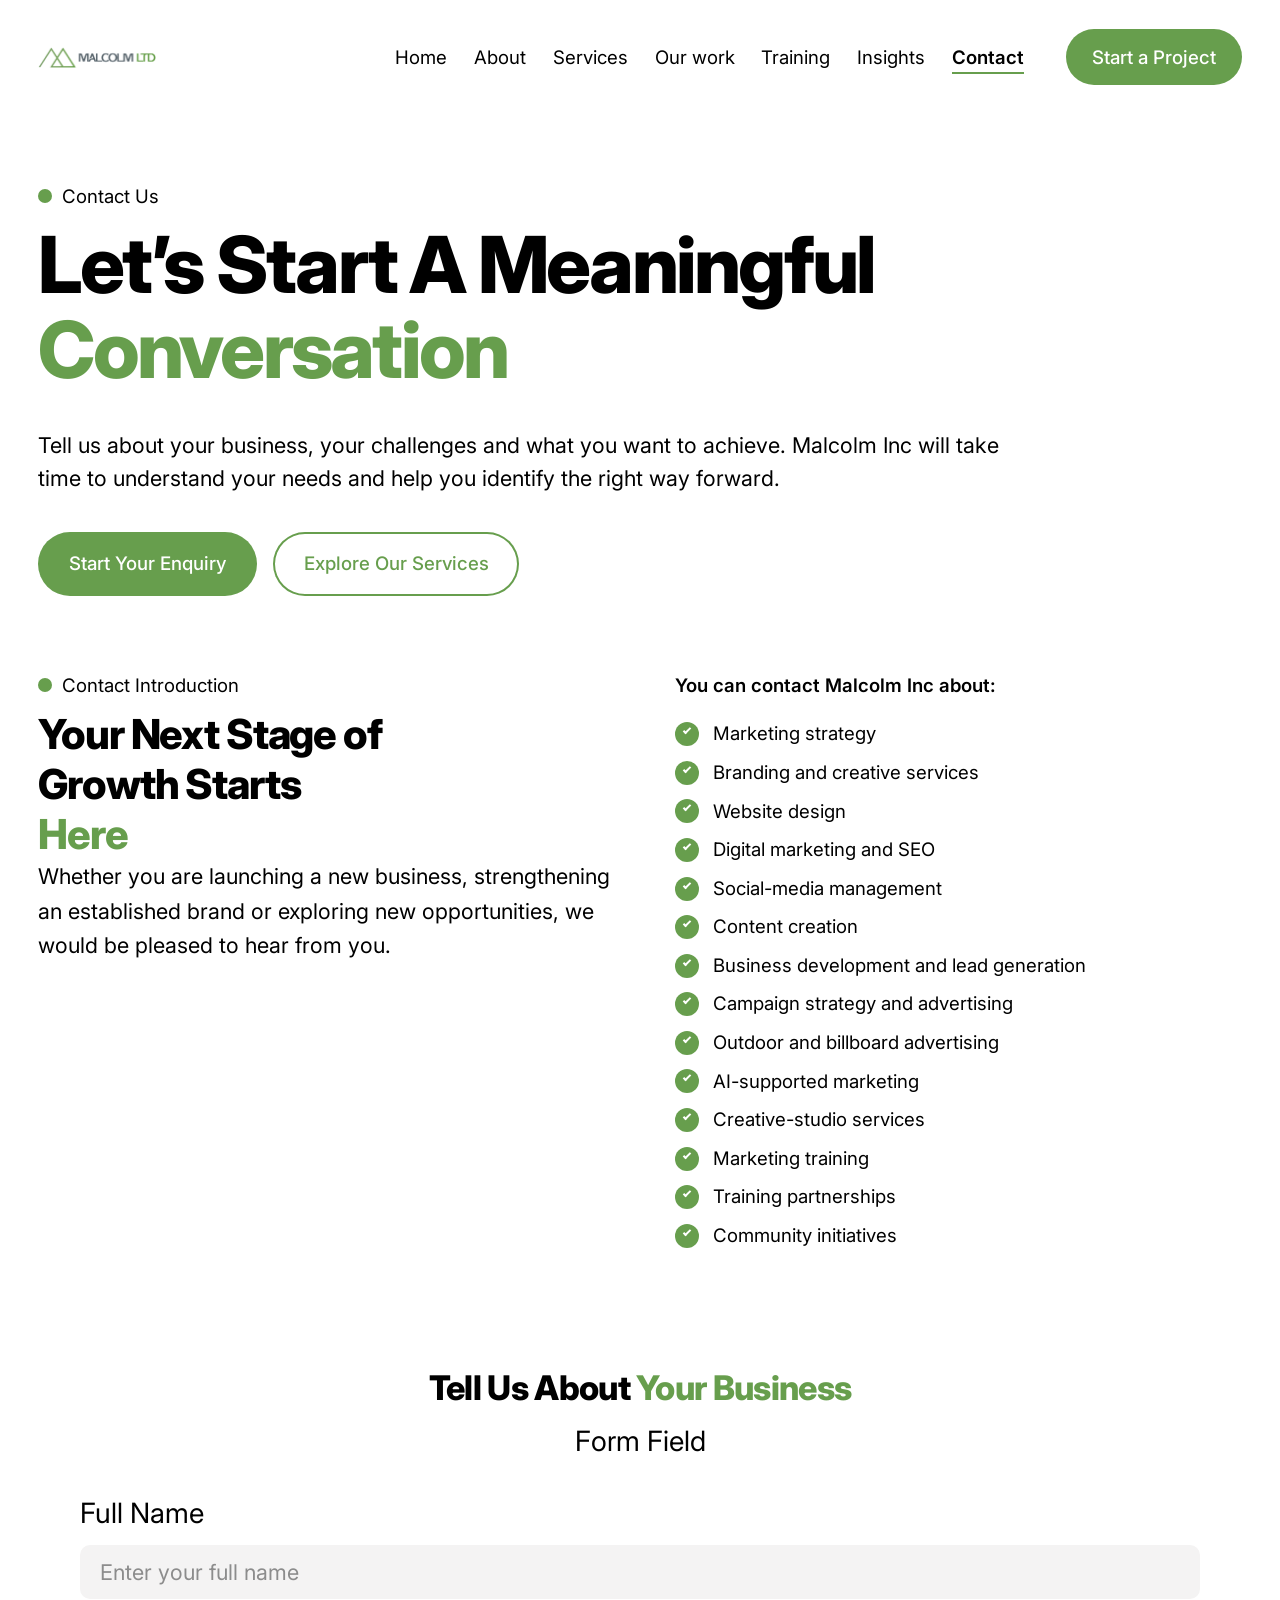
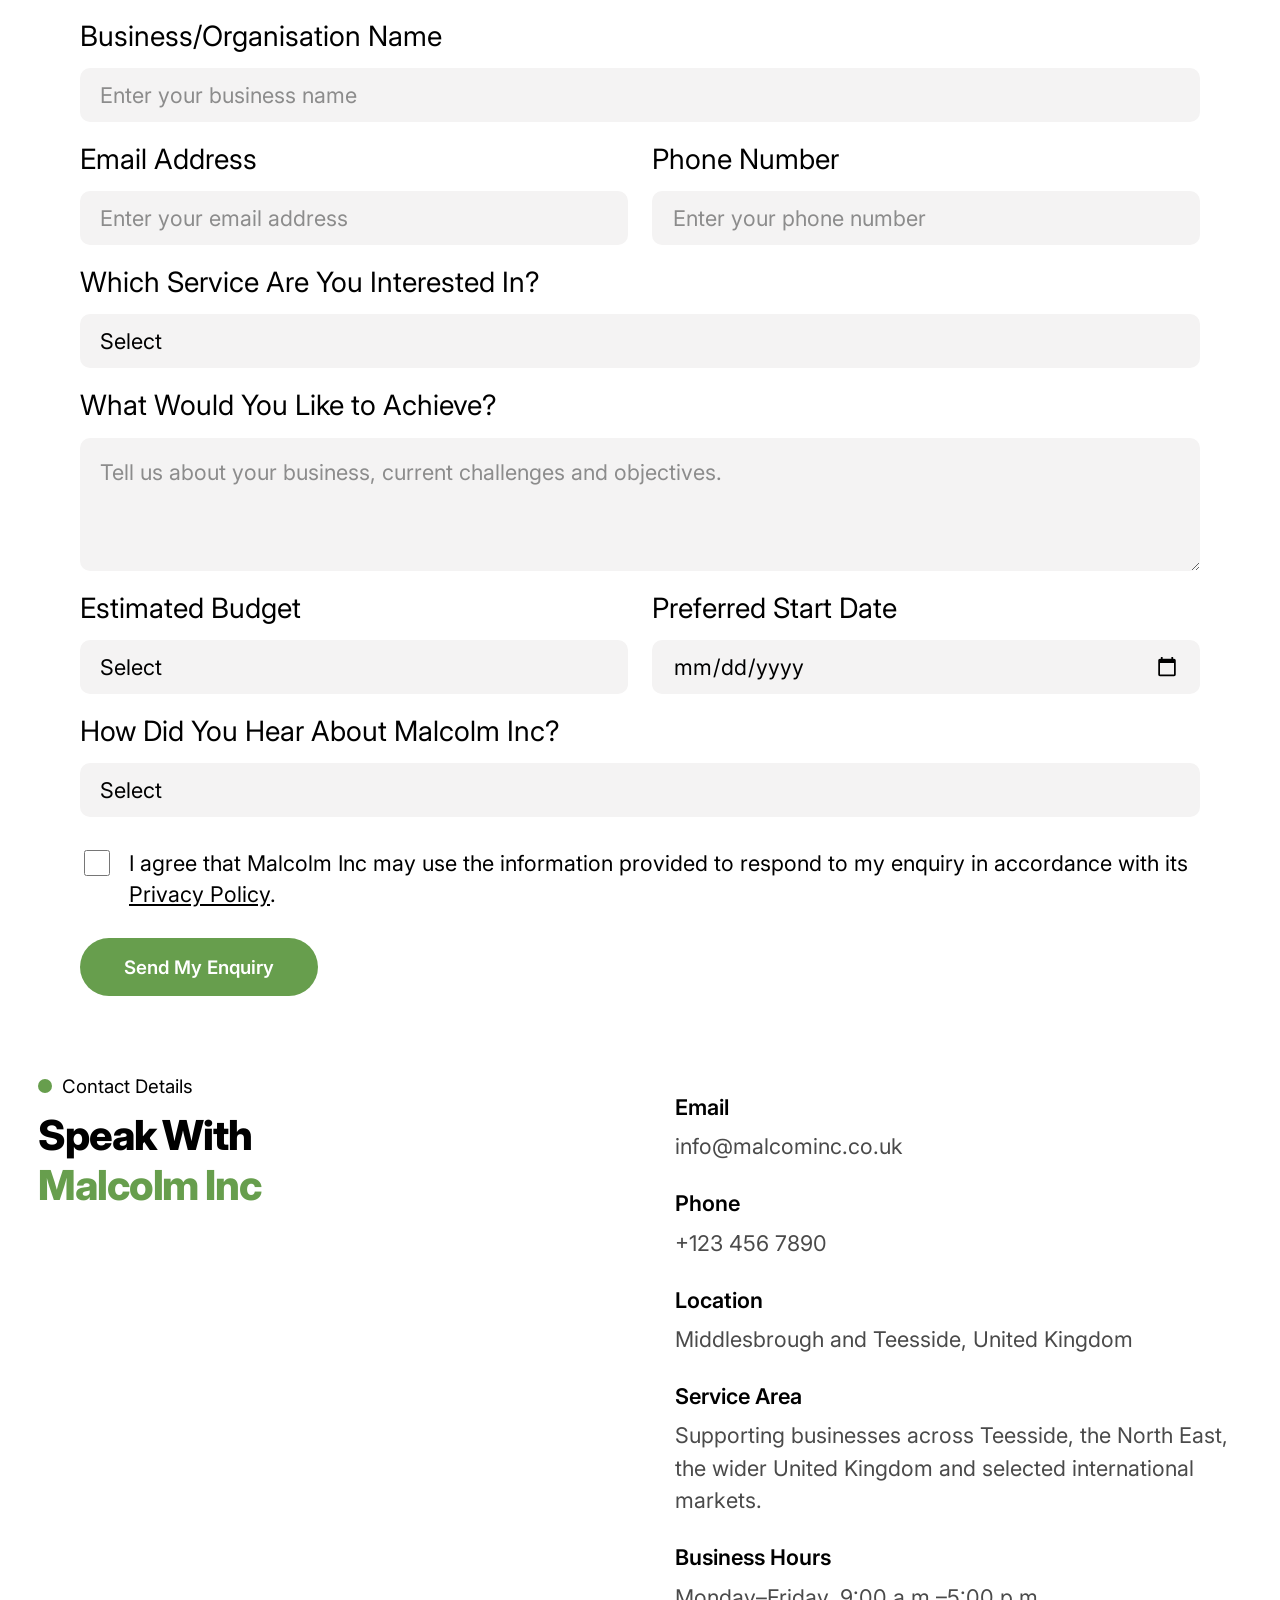
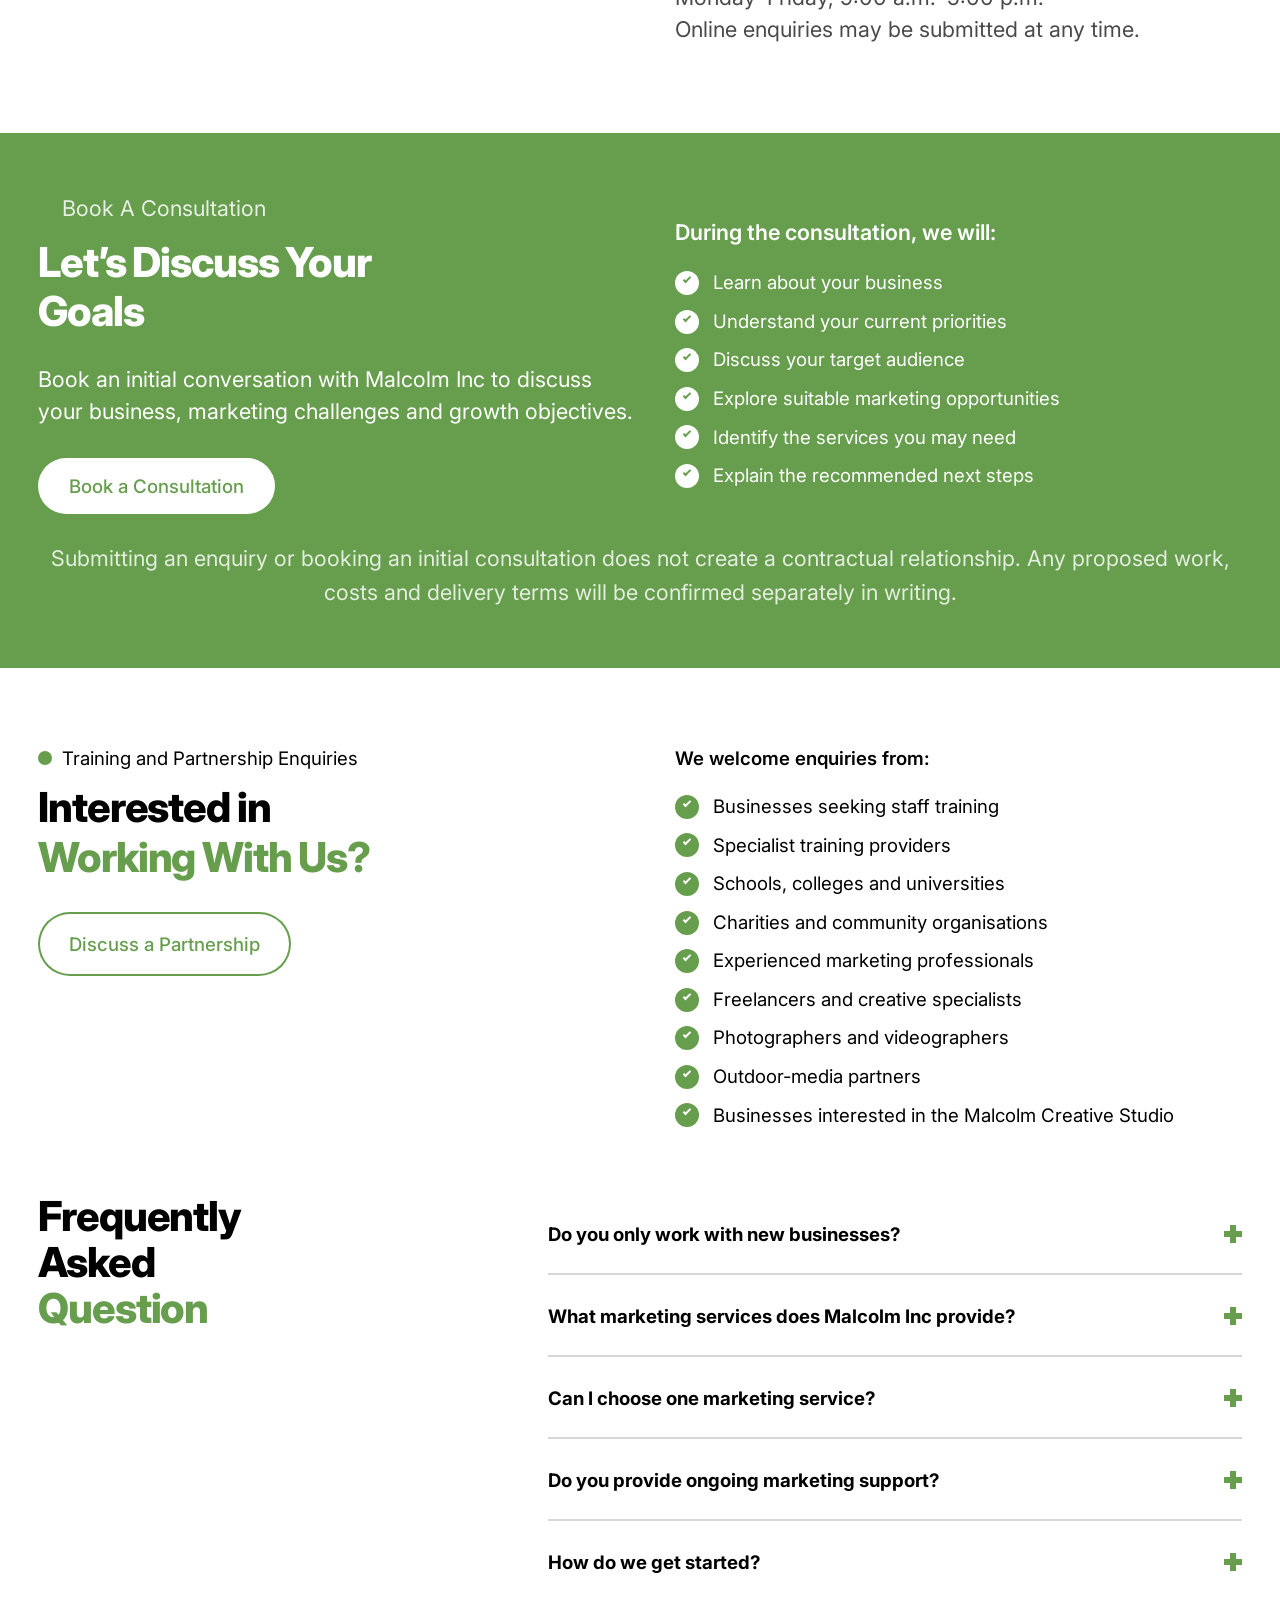
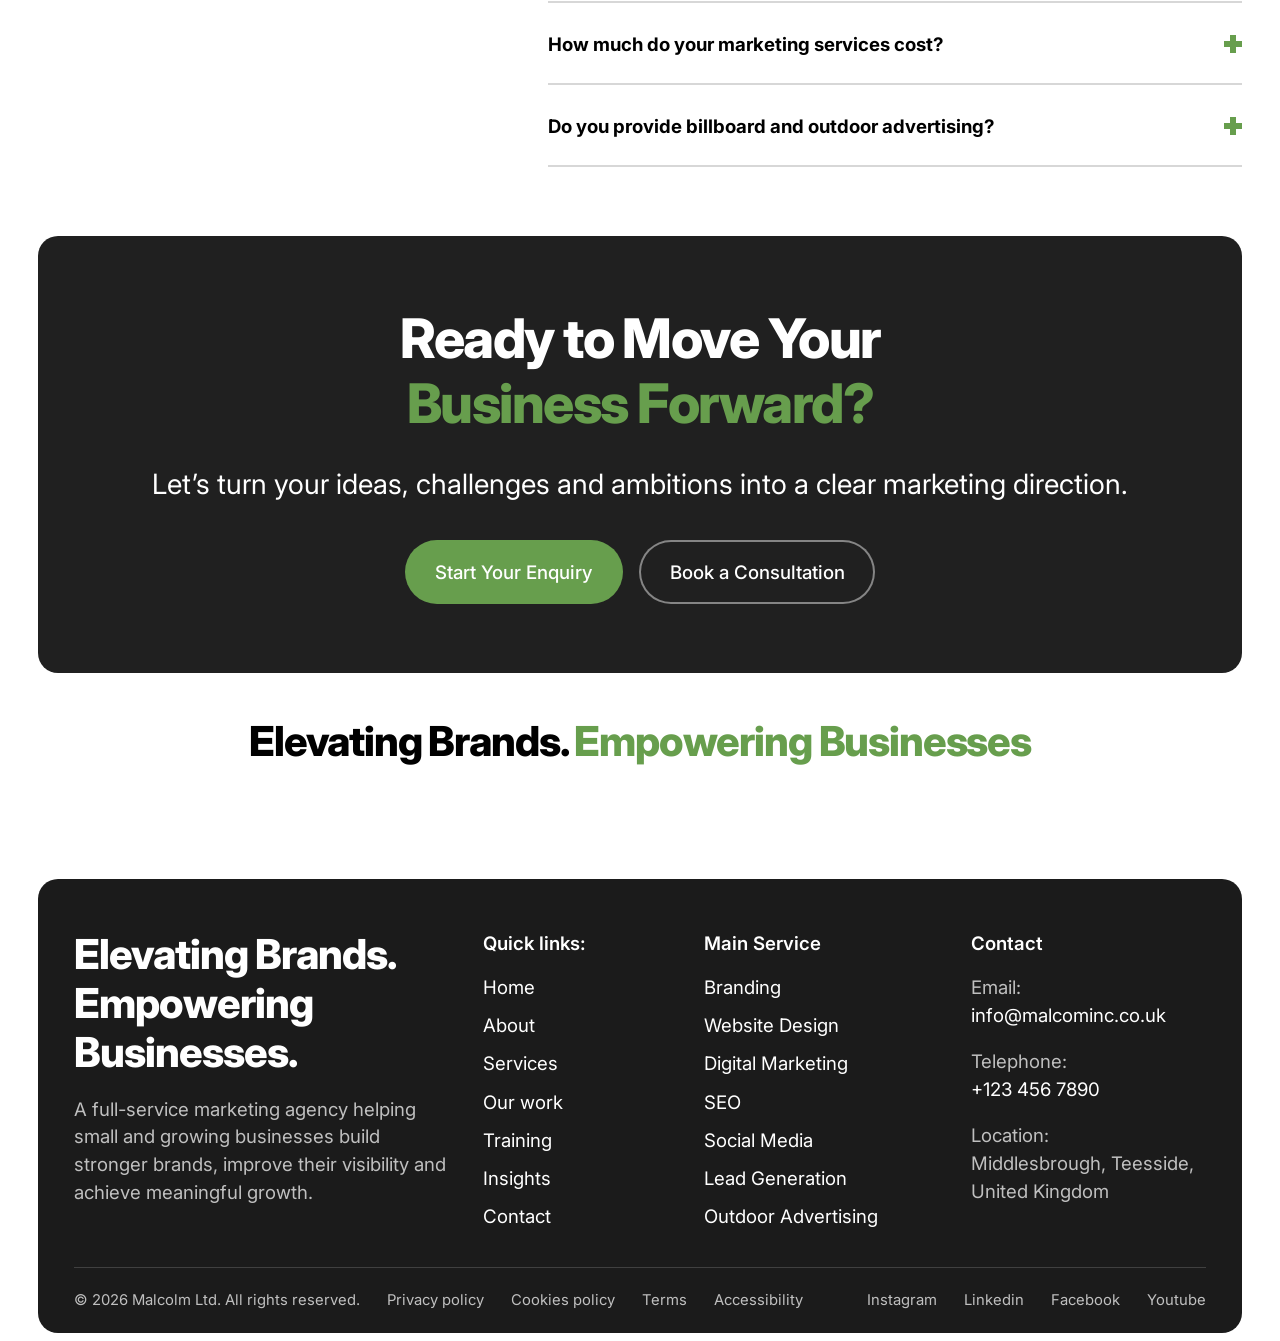
<file: contact.html>
<!DOCTYPE html>
<html lang="en">
<head>
<meta charset="utf-8">
<meta name="viewport" content="width=device-width, initial-scale=1">
<title>Contact — Malcolm Inc</title>
<meta name="description" content="Tell us about your business, your challenges and what you want to achieve. Malcolm Inc will take time to understand your needs and help you identify the right way forward.">
<meta name="theme-color" content="#679E4D">

<link rel="icon" type="image/png" href="images/favicon.png">
<link rel="apple-touch-icon" href="images/favicon.png">

<meta property="og:type" content="website">
<meta property="og:title" content="Contact — Malcolm Inc">
<meta property="og:description" content="Let’s start a meaningful conversation.">
<meta property="og:image" content="images/logo-stacked.png">

<link rel="preconnect" href="https://fonts.googleapis.com">
<link rel="preconnect" href="https://fonts.gstatic.com" crossorigin>
<link href="https://fonts.googleapis.com/css2?family=Inter:wght@400;500;600;700;800;900&display=swap" rel="stylesheet">

<link rel="stylesheet" href="css/styles.css">
<script>document.documentElement.classList.add('js');</script>
</head>
<body>

<a class="skip-link" href="#main">Skip to content</a>

<!-- ============================ HEADER ============================ -->
<header class="site-header" id="siteHeader">
  <div class="container header-inner">
    <a class="logo" href="index.html" aria-label="Malcolm Inc — home">
      <picture>
        <source media="(max-width: 900px)" srcset="images/logo-horizontal.png">
        <img src="images/logo-stacked.png" alt="Malcolm Inc" width="800" height="435">
      </picture>
    </a>

    <nav class="nav" id="primaryNav" aria-label="Primary">
      <a href="index.html">Home</a>
      <a href="about.html">About</a>
      <a href="services.html">Services</a>
      <a href="index.html#work">Our work</a>
      <a href="training.html">Training</a>
      <a href="index.html#insights">Insights</a>
      <a href="contact.html" aria-current="page">Contact</a>
      <a class="btn btn-primary btn-sm nav-cta" href="#enquiry">Start a Project</a>
    </nav>

    <a class="btn btn-primary btn-sm header-cta" href="#enquiry">Start a Project</a>

    <button class="nav-toggle" id="navToggle" aria-expanded="false" aria-controls="primaryNav">
      <span class="nav-toggle-bars" aria-hidden="true"><span></span><span></span></span>
      <span class="sr-only">Menu</span>
    </button>
  </div>
</header>

<main id="main">

  <!-- ============================ HERO ============================ -->
  <section class="hero">
    <div class="container">
      <p class="eyebrow eyebrow--dot reveal">Contact Us</p>
      <h1 class="h1 reveal" style="margin-top:14px">Let&rsquo;s Start A Meaningful <br class="brk"><span class="accent">Conversation</span></h1>
      <p class="lede reveal" style="margin-top:36px;max-width:72ch">Tell us about your business,
      your challenges and what you want to achieve. Malcolm Inc will take time to understand
      your needs and help you identify the right way forward.</p>
      <div class="hero-actions reveal">
        <a class="btn btn-primary" href="#enquiry">Start Your Enquiry</a>
        <a class="btn btn-outline" href="services.html">Explore Our Services</a>
      </div>
    </div>
  </section>

  <!-- ============================ INTRODUCTION ============================ -->
  <section class="section">
    <div class="container split-intro">
      <div class="reveal">
        <p class="eyebrow eyebrow--dot">Contact Introduction</p>
        <h2 class="section-title section-title--sm">Your Next Stage of <br class="brk">Growth Starts <br class="brk"><span class="accent">Here</span></h2>
        <div class="prose">
          <p>Whether you are launching a new business, strengthening an established brand or
          exploring new opportunities, we would be pleased to hear from you.</p>
        </div>
      </div>
      <div class="reveal">
        <h3 class="eyebrow" style="font-weight:600">You can contact Malcolm Inc about:</h3>
        <ul class="tick-list" style="margin-top:22px">
          <li>Marketing strategy</li>
          <li>Branding and creative services</li>
          <li>Website design</li>
          <li>Digital marketing and SEO</li>
          <li>Social-media management</li>
          <li>Content creation</li>
          <li>Business development and lead generation</li>
          <li>Campaign strategy and advertising</li>
          <li>Outdoor and billboard advertising</li>
          <li>AI-supported marketing</li>
          <li>Creative-studio services</li>
          <li>Marketing training</li>
          <li>Training partnerships</li>
          <li>Community initiatives</li>
        </ul>
      </div>
    </div>
  </section>

  <!-- ============================ ENQUIRY FORM ============================ -->
  <section class="section" id="enquiry">
    <div class="container">
      <div class="enquiry">
        <div class="enquiry-head reveal">
          <h2>Tell Us About <span class="accent">Your Business</span></h2>
          <p>Form Field</p>
        </div>

        <!-- Posts to Web3Forms. Paste the access key from web3forms.com into the hidden
             field below and it starts delivering. Until then the form tells visitors
             to email instead of failing silently. -->
        <form class="contact-form enquiry-grid reveal" id="contactForm" novalidate
              action="https://api.web3forms.com/submit" method="POST">
          <input type="hidden" name="access_key" value="">
          <input type="hidden" name="subject" value="New enquiry from malcominc.co.uk (contact page)">
          <input type="hidden" name="from_name" value="Malcolm Inc website">
          <input type="checkbox" name="botcheck" class="sr-only" tabindex="-1" autocomplete="off">

          <div class="field field--full">
            <label for="name">Full Name</label>
            <input type="text" id="name" name="name" placeholder="Enter your full name" autocomplete="name" required>
          </div>
          <div class="field field--full">
            <label for="business">Business/Organisation Name</label>
            <input type="text" id="business" name="business" placeholder="Enter your business name" autocomplete="organization">
          </div>
          <div class="field">
            <label for="email">Email Address</label>
            <input type="email" id="email" name="email" placeholder="Enter your email address" autocomplete="email" required>
          </div>
          <div class="field">
            <label for="phone">Phone Number</label>
            <input type="tel" id="phone" name="phone" placeholder="Enter your phone number" autocomplete="tel">
          </div>
          <div class="field field--full">
            <label for="service">Which Service Are You Interested In?</label>
            <select id="service" name="service">
              <option value="">Select</option>
              <option>Marketing strategy</option>
              <option>Branding and creative services</option>
              <option>Website design</option>
              <option>Digital marketing and SEO</option>
              <option>Social-media management</option>
              <option>Content creation</option>
              <option>Business development and lead generation</option>
              <option>Campaign strategy and advertising</option>
              <option>Outdoor and billboard advertising</option>
              <option>AI-supported marketing</option>
              <option>Marketing training</option>
              <option>Not sure yet</option>
            </select>
          </div>
          <div class="field field--full">
            <label for="message">What Would You Like to Achieve?</label>
            <textarea id="message" name="message" rows="3" required
              placeholder="Tell us about your business, current challenges and objectives."></textarea>
          </div>
          <div class="field">
            <label for="budget">Estimated Budget</label>
            <select id="budget" name="budget">
              <option value="">Select</option>
              <option>Under £1,000</option>
              <option>£1,000 – £5,000</option>
              <option>£5,000 – £10,000</option>
              <option>£10,000+</option>
              <option>Not sure yet</option>
            </select>
          </div>
          <div class="field">
            <label for="start">Preferred Start Date</label>
            <input type="date" id="start" name="start" placeholder="Select your preferred date">
          </div>
          <div class="field field--full">
            <label for="heard">How Did You Hear About Malcolm Inc?</label>
            <select id="heard" name="heard">
              <option value="">Select</option>
              <option>Search engine</option>
              <option>Social media</option>
              <option>Referral or word of mouth</option>
              <option>Outdoor advertising</option>
              <option>Event or workshop</option>
              <option>Other</option>
            </select>
          </div>

          <label class="consent">
            <input type="checkbox" name="consent" required>
            <span>I agree that Malcolm Inc may use the information provided to respond to my
            enquiry in accordance with its <a href="privacy.html" style="text-decoration:underline">Privacy Policy</a>.</span>
          </label>

          <button type="submit" class="btn btn-send">Send My Enquiry</button>
          <p class="form-status" id="formStatus" role="status" aria-live="polite"></p>
        </form>
      </div>
    </div>
  </section>

  <!-- ============================ CONTACT DETAILS ============================ -->
  <section class="section">
    <div class="container split-intro">
      <div class="reveal">
        <p class="eyebrow eyebrow--dot">Contact Details</p>
        <h2 class="section-title section-title--sm">Speak With <br class="brk"><span class="accent">Malcolm Inc</span></h2>
      </div>
      <!-- TODO: confirm the official telephone number — the design still shows a placeholder -->
      <dl class="contact-details reveal">
        <div>
          <dt>Email</dt>
          <dd><a href="mailto:info@malcominc.co.uk">info@malcominc.co.uk</a></dd>
        </div>
        <div>
          <dt>Phone</dt>
          <dd><a href="tel:+1234567890">+123 456 7890</a></dd>
        </div>
        <div>
          <dt>Location</dt>
          <dd>Middlesbrough and Teesside, United Kingdom</dd>
        </div>
        <div>
          <dt>Service Area</dt>
          <dd>Supporting businesses across Teesside, the North East, the wider United Kingdom
          and selected international markets.</dd>
        </div>
        <div>
          <dt>Business Hours</dt>
          <dd>Monday&ndash;Friday, 9:00&nbsp;a.m.&ndash;5:00&nbsp;p.m.<br>
          Online enquiries may be submitted at any time.</dd>
        </div>
      </dl>
    </div>
  </section>

  <!-- ============================ CONSULTATION (green band) ============================ -->
  <section class="band-green">
    <div class="container band-green-inner">
      <div class="reveal">
        <p class="eyebrow eyebrow--dot">Book A Consultation</p>
        <h2 class="section-title section-title--sm">Let&rsquo;s Discuss Your <br class="brk">Goals</h2>
        <p style="margin-top:26px;line-height:1.5">Book an initial conversation with Malcolm Inc
        to discuss your business, marketing challenges and growth objectives.</p>
        <a class="btn btn-oncard" href="#enquiry" style="margin-top:30px">Book a Consultation</a>
      </div>
      <div class="reveal">
        <h3 style="font-weight:600;font-size:var(--fs-lead)">During the consultation, we will:</h3>
        <ul class="tick-list" style="margin-top:22px">
          <li>Learn about your business</li>
          <li>Understand your current priorities</li>
          <li>Discuss your target audience</li>
          <li>Explore suitable marketing opportunities</li>
          <li>Identify the services you may need</li>
          <li>Explain the recommended next steps</li>
        </ul>
      </div>
    </div>
    <div class="container">
      <p class="fineprint reveal" style="color:rgba(255,255,255,.82)">Submitting an enquiry or booking
      an initial consultation does not create a contractual relationship. Any proposed work,
      costs and delivery terms will be confirmed separately in writing.</p>
    </div>
  </section>

  <!-- ============================ PARTNERSHIPS ============================ -->
  <section class="section">
    <div class="container split-intro">
      <div class="reveal">
        <p class="eyebrow eyebrow--dot">Training and Partnership Enquiries</p>
        <h2 class="section-title section-title--sm">Interested in <br class="brk"><span class="accent">Working With Us?</span></h2>
        <a class="btn btn-outline" href="#enquiry" style="margin-top:30px">Discuss a Partnership</a>
      </div>
      <div class="reveal">
        <h3 class="eyebrow" style="font-weight:600">We welcome enquiries from:</h3>
        <ul class="tick-list" style="margin-top:22px">
          <li>Businesses seeking staff training</li>
          <li>Specialist training providers</li>
          <li>Schools, colleges and universities</li>
          <li>Charities and community organisations</li>
          <li>Experienced marketing professionals</li>
          <li>Freelancers and creative specialists</li>
          <li>Photographers and videographers</li>
          <li>Outdoor-media partners</li>
          <li>Businesses interested in the Malcolm Creative Studio</li>
        </ul>
      </div>
    </div>
  </section>

  <!-- ============================ FAQ ============================ -->
  <section class="faq">
    <div class="container faq-inner">
      <h2 class="section-title section-title--sm reveal">Frequently <br class="brk">Asked <br class="brk"><span class="accent">Question</span></h2>

      <div class="accordion reveal">
        <div class="acc-item">
          <h3><button type="button" class="acc-trigger" aria-expanded="false" aria-controls="cfaq1">
            <span>Do you only work with new businesses?</span><span class="acc-icon" aria-hidden="true"></span></button></h3>
          <div class="acc-panel" id="cfaq1" hidden><p>No. We work with businesses at every stage —
          from a first website through to established companies that need their marketing
          rebuilt. What matters is that you want to grow and are ready to act on a plan.</p></div>
        </div>
        <div class="acc-item">
          <h3><button type="button" class="acc-trigger" aria-expanded="false" aria-controls="cfaq2">
            <span>What marketing services does Malcolm Inc provide?</span><span class="acc-icon" aria-hidden="true"></span></button></h3>
          <div class="acc-panel" id="cfaq2" hidden><p>Brand strategy and creative, website design,
          digital marketing and SEO, social media and content, business development and lead
          generation, campaigns and advertising, outdoor and billboard advertising,
          AI-supported marketing, and marketing training.</p></div>
        </div>
        <div class="acc-item">
          <h3><button type="button" class="acc-trigger" aria-expanded="false" aria-controls="cfaq3">
            <span>Can I choose one marketing service?</span><span class="acc-icon" aria-hidden="true"></span></button></h3>
          <div class="acc-panel" id="cfaq3" hidden><p>Yes. Many clients start with a single piece
          of work and add more once they see results. We will tell you honestly if something
          else would move the needle first.</p></div>
        </div>
        <div class="acc-item">
          <h3><button type="button" class="acc-trigger" aria-expanded="false" aria-controls="cfaq4">
            <span>Do you provide ongoing marketing support?</span><span class="acc-icon" aria-hidden="true"></span></button></h3>
          <div class="acc-panel" id="cfaq4" hidden><p>Yes. Alongside one-off projects we offer
          ongoing monthly support and integrated partnerships where we coordinate several
          services for you.</p></div>
        </div>
        <div class="acc-item">
          <h3><button type="button" class="acc-trigger" aria-expanded="false" aria-controls="cfaq5">
            <span>How do we get started?</span><span class="acc-icon" aria-hidden="true"></span></button></h3>
          <div class="acc-panel" id="cfaq5" hidden><p>Send us a message using the enquiry form above.
          We will arrange a short call to understand your business and your goals, then come
          back with a clear plan and a straight-talking proposal — no obligation.</p></div>
        </div>
        <div class="acc-item">
          <h3><button type="button" class="acc-trigger" aria-expanded="false" aria-controls="cfaq6">
            <span>How much do your marketing services cost?</span><span class="acc-icon" aria-hidden="true"></span></button></h3>
          <div class="acc-panel" id="cfaq6" hidden><p>Cost depends on scope, timescale and whether
          you need one service or several. We build proposals around your budget and tell you
          clearly what is included before any work begins.</p></div>
        </div>
        <div class="acc-item">
          <h3><button type="button" class="acc-trigger" aria-expanded="false" aria-controls="cfaq7">
            <span>Do you provide billboard and outdoor advertising?</span><span class="acc-icon" aria-hidden="true"></span></button></h3>
          <div class="acc-panel" id="cfaq7" hidden><p>Yes. We plan and manage outdoor campaigns,
          produce billboard artwork and book media through trusted partners. We are also
          developing our own network of traditional and digital billboards.</p></div>
        </div>
      </div>
    </div>
  </section>

  <!-- ============================ CTA ============================ -->
  <section class="container">
    <div class="cta-block on-dark reveal">
      <h2 class="section-title">Ready to Move Your <br class="brk"><span class="accent">Business Forward?</span></h2>
      <p>Let&rsquo;s turn your ideas, challenges and ambitions into a clear marketing direction.</p>
      <div class="hero-actions">
        <a class="btn btn-primary" href="#enquiry">Start Your Enquiry</a>
        <a class="btn btn-outline" href="#enquiry">Book a Consultation</a>
      </div>
    </div>
  </section>

  <section class="tagline-band">
    <div class="container">
      <p class="section-title section-title--sm reveal">Elevating Brands. <span class="accent">Empowering Businesses</span></p>
    </div>
  </section>

  <!-- ============================ FOOTER ============================ -->
  <div class="container dark-wrap" id="contact">
    <footer class="site-footer" style="border-radius:var(--r-block)">
      <div class="footer-grid">
        <div>
          <p class="footer-tagline">Elevating Brands. <br>Empowering Businesses.</p>
          <p class="footer-blurb">A full-service marketing agency helping small and growing
          businesses build stronger brands, improve their visibility and achieve meaningful growth.</p>
        </div>
        <nav class="footer-col" aria-labelledby="f-quick">
          <h2 id="f-quick">Quick links:</h2>
          <ul>
            <li><a href="index.html">Home</a></li><li><a href="about.html">About</a></li>
            <li><a href="services.html">Services</a></li><li><a href="index.html#work">Our work</a></li>
            <li><a href="training.html">Training</a></li><li><a href="index.html#insights">Insights</a></li>
            <li><a href="contact.html">Contact</a></li>
          </ul>
        </nav>
        <nav class="footer-col" aria-labelledby="f-serv">
          <h2 id="f-serv">Main Service</h2>
          <ul>
            <li><a href="services.html#brand">Branding</a></li><li><a href="services.html#website">Website Design</a></li>
            <li><a href="services.html#digital">Digital Marketing</a></li><li><a href="services.html#digital">SEO</a></li>
            <li><a href="services.html#social">Social Media</a></li><li><a href="services.html#growth">Lead Generation</a></li>
            <li><a href="services.html#outdoor">Outdoor Advertising</a></li>
          </ul>
        </nav>
        <div class="footer-col">
          <h2>Contact</h2>
          <ul class="footer-contact">
            <li>Email:<br><a href="mailto:info@malcominc.co.uk">info@malcominc.co.uk</a></li>
            <li>Telephone:<br><a href="tel:+1234567890">+123 456 7890</a></li>
            <li>Location:<br>Middlesbrough, Teesside, United Kingdom</li>
          </ul>
        </div>
      </div>

      <div class="footer-legal">
        <span>&copy; <span id="year">2026</span> Malcolm Ltd. All rights reserved.</span>
        <a href="privacy.html">Privacy policy</a><a href="cookies.html">Cookies policy</a>
        <a href="#">Terms</a><a href="accessibility.html">Accessibility</a>
        <span class="spacer"></span>
        <a href="#" rel="noopener">Instagram</a><a href="#" rel="noopener">Linkedin</a>
        <a href="#" rel="noopener">Facebook</a><a href="#" rel="noopener">Youtube</a>
      </div>
    </footer>
  </div>

</main>

<script src="js/main.js"></script>
</body>
</html>
</file>
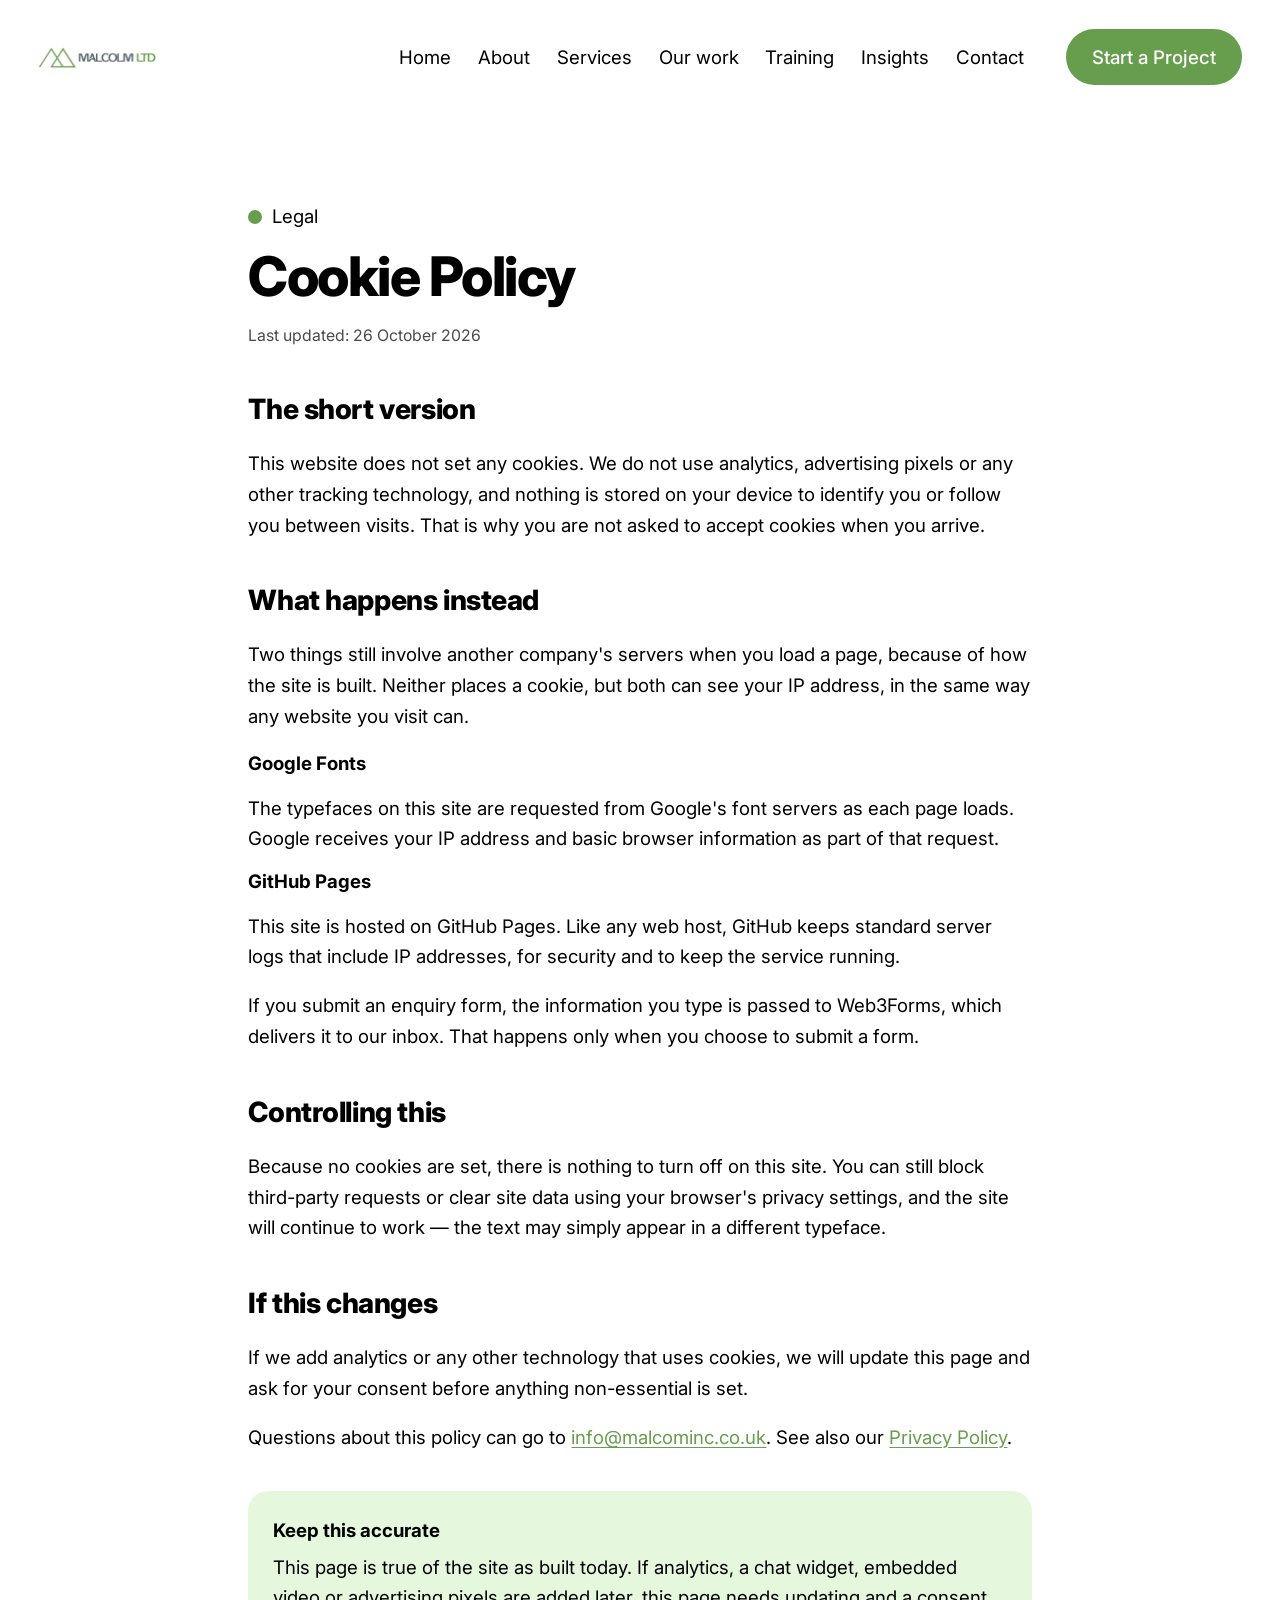
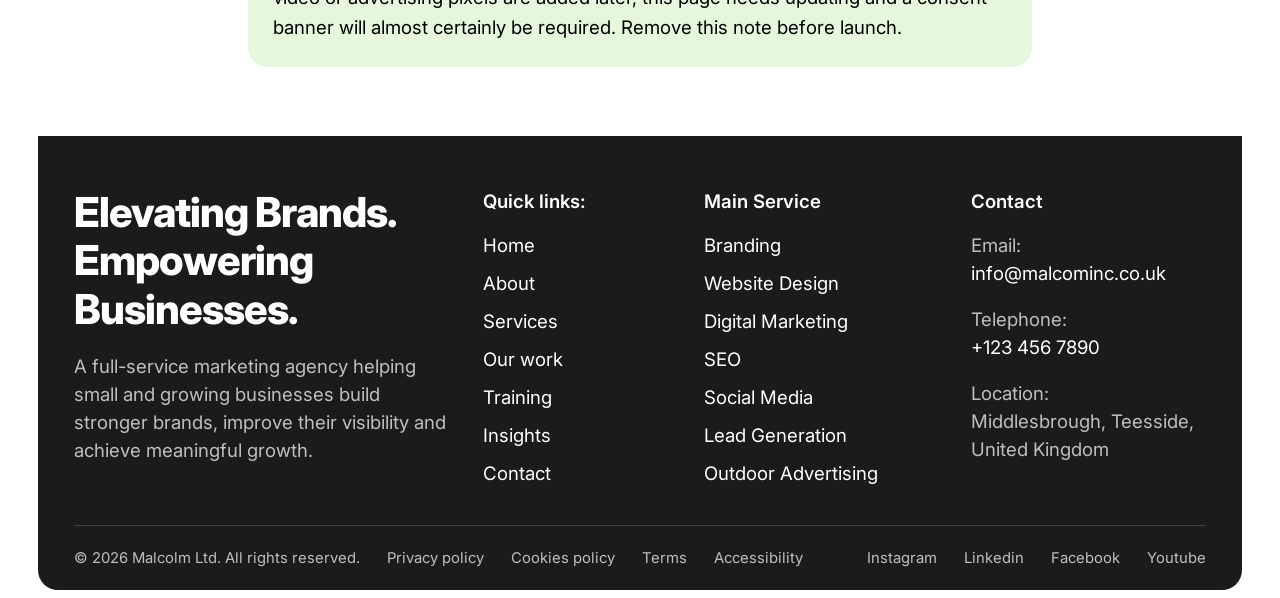
<file: cookies.html>
<!DOCTYPE html>
<html lang="en">
<head>
<meta charset="utf-8">
<meta name="viewport" content="width=device-width, initial-scale=1">
<title>Cookie Policy — Malcolm Inc</title>
<meta name="description" content="This website sets no cookies and uses no analytics or advertising trackers.">
<meta name="theme-color" content="#679E4D">

<link rel="icon" type="image/png" href="images/favicon.png">
<link rel="apple-touch-icon" href="images/favicon.png">

<link rel="preconnect" href="https://fonts.googleapis.com">
<link rel="preconnect" href="https://fonts.gstatic.com" crossorigin>
<link href="https://fonts.googleapis.com/css2?family=Inter:wght@400;500;600;700;800;900&display=swap" rel="stylesheet">

<link rel="stylesheet" href="css/styles.css">
<script>document.documentElement.classList.add('js');</script>
</head>
<body>

<a class="skip-link" href="#main">Skip to content</a>

<!-- ============================ HEADER ============================ -->
<header class="site-header" id="siteHeader">
  <div class="container header-inner">
    <a class="logo" href="index.html" aria-label="Malcolm Inc — home">
      <picture>
        <source media="(max-width: 900px)" srcset="images/logo-horizontal.png">
        <img src="images/logo-stacked.png" alt="Malcolm Inc" width="800" height="435">
      </picture>
    </a>

    <nav class="nav" id="primaryNav" aria-label="Primary">
      <a href="index.html">Home</a>
      <a href="about.html">About</a>
      <a href="services.html">Services</a>
      <a href="index.html#work">Our work</a>
      <a href="training.html">Training</a>
      <a href="index.html#insights">Insights</a>
      <a href="contact.html">Contact</a>
      <a class="btn btn-primary btn-sm nav-cta" href="contact.html#enquiry">Start a Project</a>
    </nav>

    <a class="btn btn-primary btn-sm header-cta" href="contact.html#enquiry">Start a Project</a>

    <button class="nav-toggle" id="navToggle" aria-expanded="false" aria-controls="primaryNav">
      <span class="nav-toggle-bars" aria-hidden="true"><span></span><span></span></span>
      <span class="sr-only">Menu</span>
    </button>
  </div>
</header>

<main id="main">

  <section class="hero">
    <div class="container legal">
      <p class="eyebrow eyebrow--dot">Legal</p>
      <h1 class="section-title" style="margin-top:12px">Cookie Policy</h1>
      <p class="updated">Last updated: 26 October 2026</p>

      <h2>The short version</h2>
      <p>This website does not set any cookies. We do not use analytics, advertising pixels or
      any other tracking technology, and nothing is stored on your device to identify you or
      follow you between visits. That is why you are not asked to accept cookies when you
      arrive.</p>

      <h2>What happens instead</h2>
      <p>Two things still involve another company's servers when you load a page, because of
      how the site is built. Neither places a cookie, but both can see your IP address, in the
      same way any website you visit can.</p>
      <dl>
        <dt>Google Fonts</dt>
        <dd>The typefaces on this site are requested from Google's font servers as each page
        loads. Google receives your IP address and basic browser information as part of that
        request.</dd>
        <dt>GitHub Pages</dt>
        <dd>This site is hosted on GitHub Pages. Like any web host, GitHub keeps standard
        server logs that include IP addresses, for security and to keep the service running.</dd>
      </dl>
      <p>If you submit an enquiry form, the information you type is passed to Web3Forms, which
      delivers it to our inbox. That happens only when you choose to submit a form.</p>

      <h2>Controlling this</h2>
      <p>Because no cookies are set, there is nothing to turn off on this site. You can still
      block third-party requests or clear site data using your browser's privacy settings, and
      the site will continue to work — the text may simply appear in a different typeface.</p>

      <h2>If this changes</h2>
      <p>If we add analytics or any other technology that uses cookies, we will update this
      page and ask for your consent before anything non-essential is set.</p>

      <p>Questions about this policy can go to
      <a href="mailto:info@malcominc.co.uk">info@malcominc.co.uk</a>. See also our
      <a href="privacy.html">Privacy Policy</a>.</p>

      <div class="legal-note">
        <strong>Keep this accurate</strong>
        This page is true of the site as built today. If analytics, a chat widget, embedded
        video or advertising pixels are added later, this page needs updating and a consent
        banner will almost certainly be required. Remove this note before launch.
      </div>

    </div>
  </section>

  <div class="container dark-wrap">
    <footer class="site-footer">
      <div class="footer-grid">
        <div>
          <p class="footer-tagline">Elevating Brands. <br>Empowering Businesses.</p>
          <p class="footer-blurb">A full-service marketing agency helping small and growing
          businesses build stronger brands, improve their visibility and achieve meaningful growth.</p>
        </div>
        <nav class="footer-col" aria-labelledby="f-quick">
          <h2 id="f-quick">Quick links:</h2>
          <ul>
            <li><a href="index.html">Home</a></li><li><a href="about.html">About</a></li>
            <li><a href="services.html">Services</a></li><li><a href="index.html#work">Our work</a></li>
            <li><a href="training.html">Training</a></li><li><a href="index.html#insights">Insights</a></li>
            <li><a href="contact.html">Contact</a></li>
          </ul>
        </nav>
        <nav class="footer-col" aria-labelledby="f-serv">
          <h2 id="f-serv">Main Service</h2>
          <ul>
            <li><a href="services.html#brand">Branding</a></li><li><a href="services.html#website">Website Design</a></li>
            <li><a href="services.html#digital">Digital Marketing</a></li><li><a href="services.html#digital">SEO</a></li>
            <li><a href="services.html#social">Social Media</a></li><li><a href="services.html#growth">Lead Generation</a></li>
            <li><a href="services.html#outdoor">Outdoor Advertising</a></li>
          </ul>
        </nav>
        <div class="footer-col">
          <h2>Contact</h2>
          <ul class="footer-contact">
            <li>Email:<br><a href="mailto:info@malcominc.co.uk">info@malcominc.co.uk</a></li>
            <li>Telephone:<br><a href="tel:+1234567890">+123 456 7890</a></li>
            <li>Location:<br>Middlesbrough, Teesside, United Kingdom</li>
          </ul>
        </div>
      </div>

      <div class="footer-legal">
        <span>&copy; <span id="year">2026</span> Malcolm Ltd. All rights reserved.</span>
        <a href="privacy.html">Privacy policy</a><a href="cookies.html">Cookies policy</a>
        <a href="#">Terms</a><a href="accessibility.html">Accessibility</a>
        <span class="spacer"></span>
        <a href="#" rel="noopener">Instagram</a><a href="#" rel="noopener">Linkedin</a>
        <a href="#" rel="noopener">Facebook</a><a href="#" rel="noopener">Youtube</a>
      </div>
    </footer>
  </div>

</main>

<script src="js/main.js"></script>
</body>
</html>
</file>
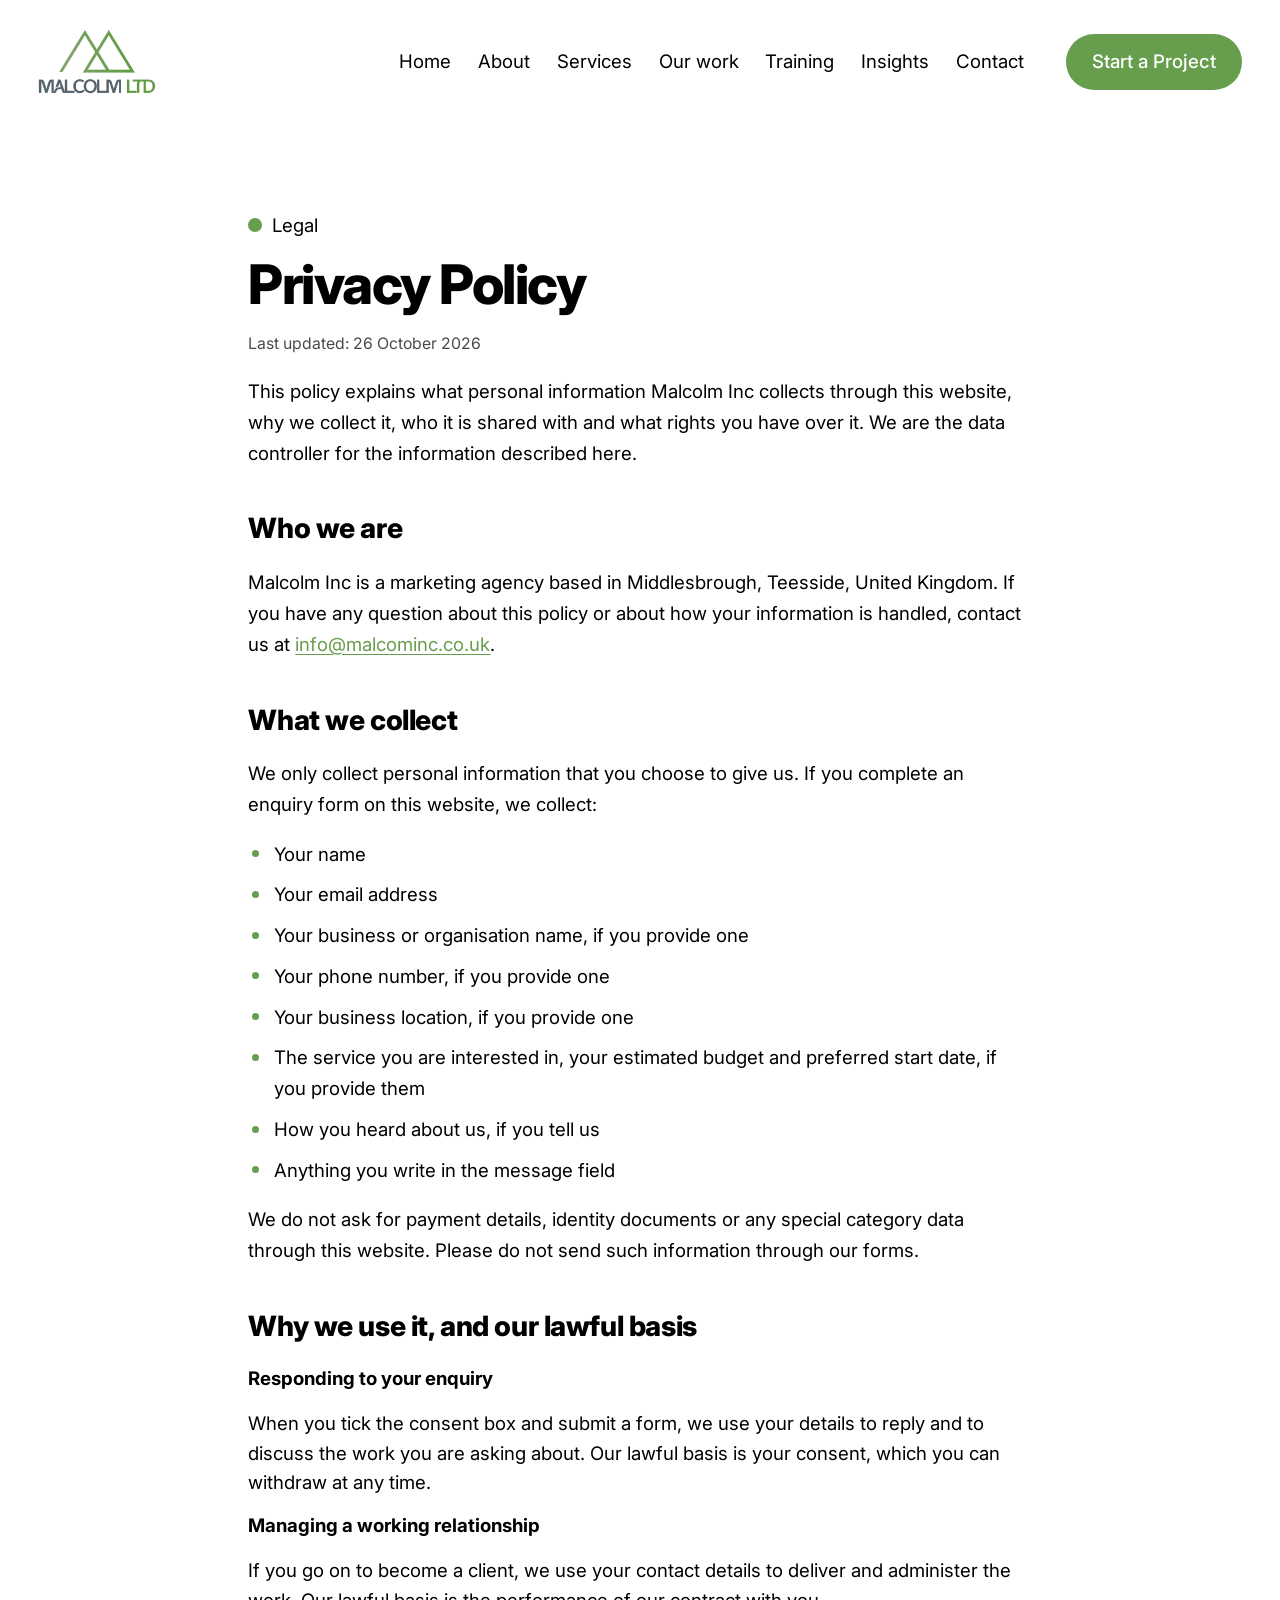
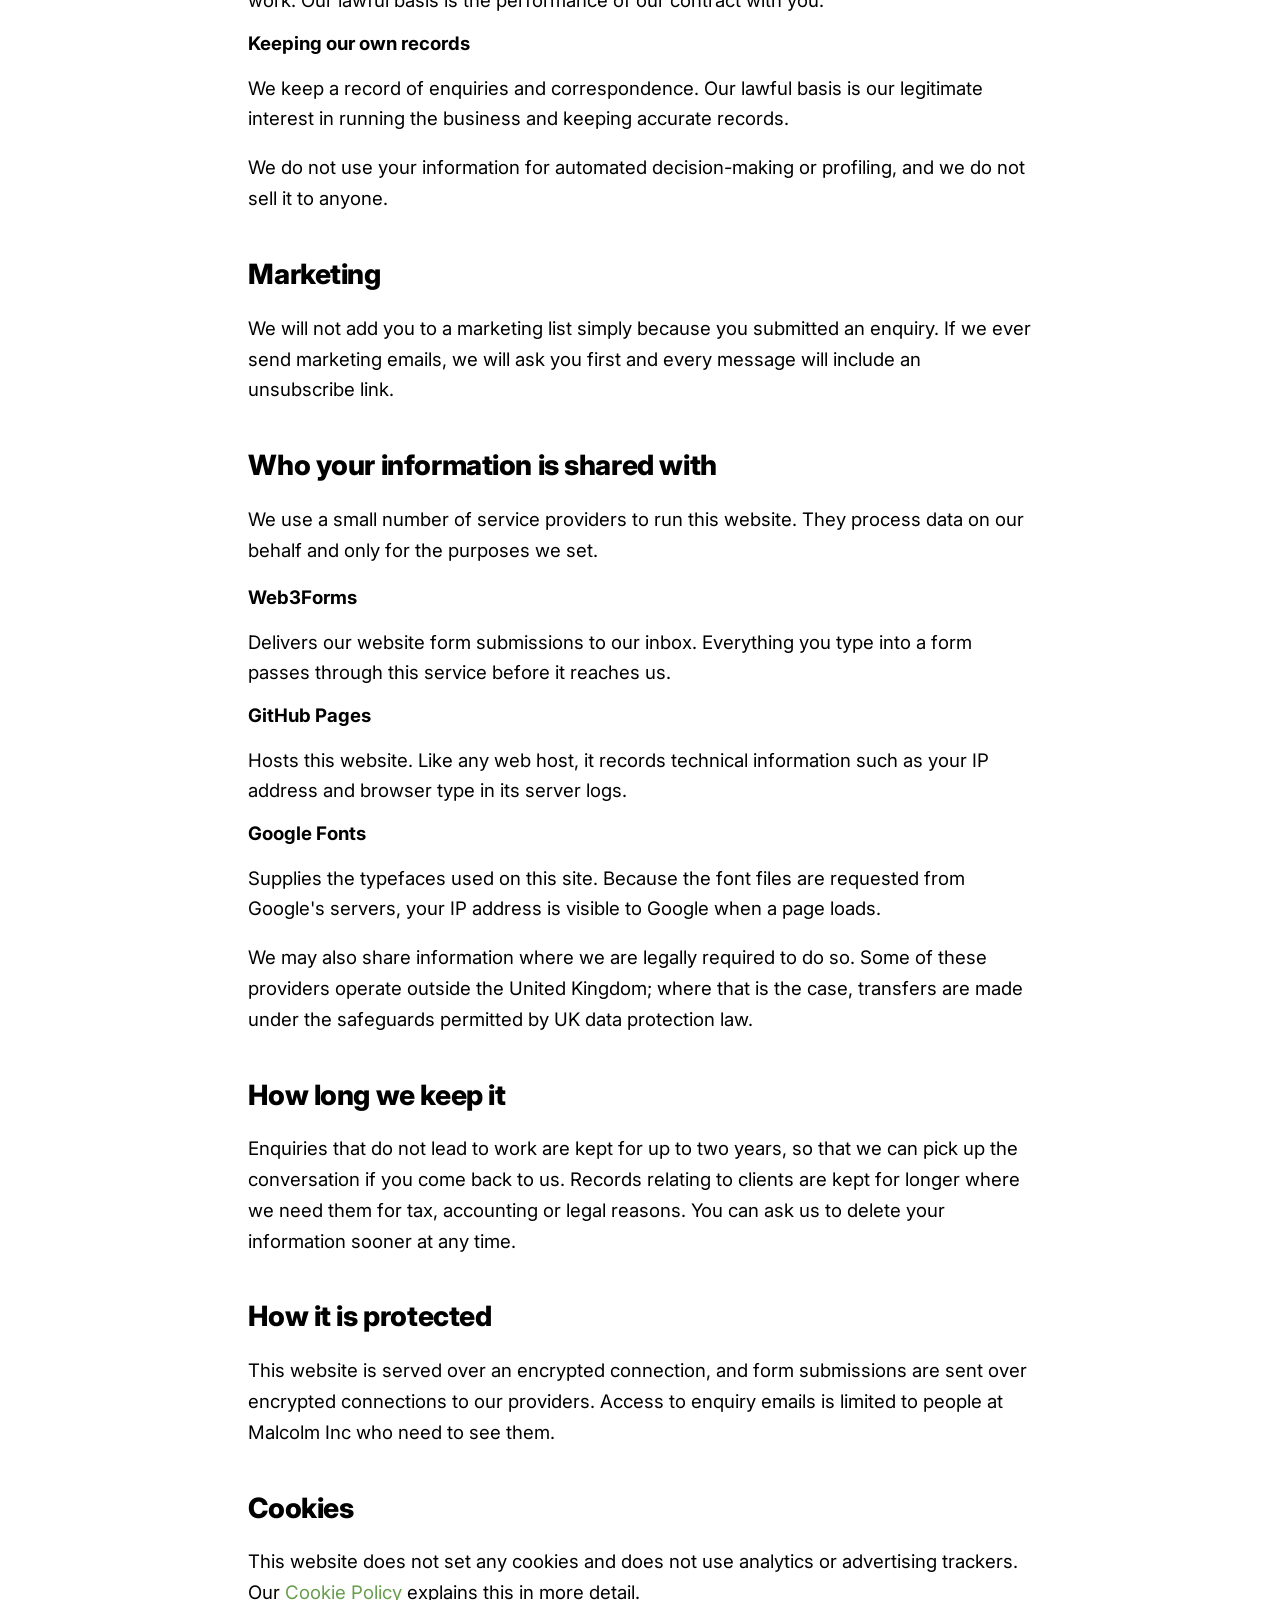
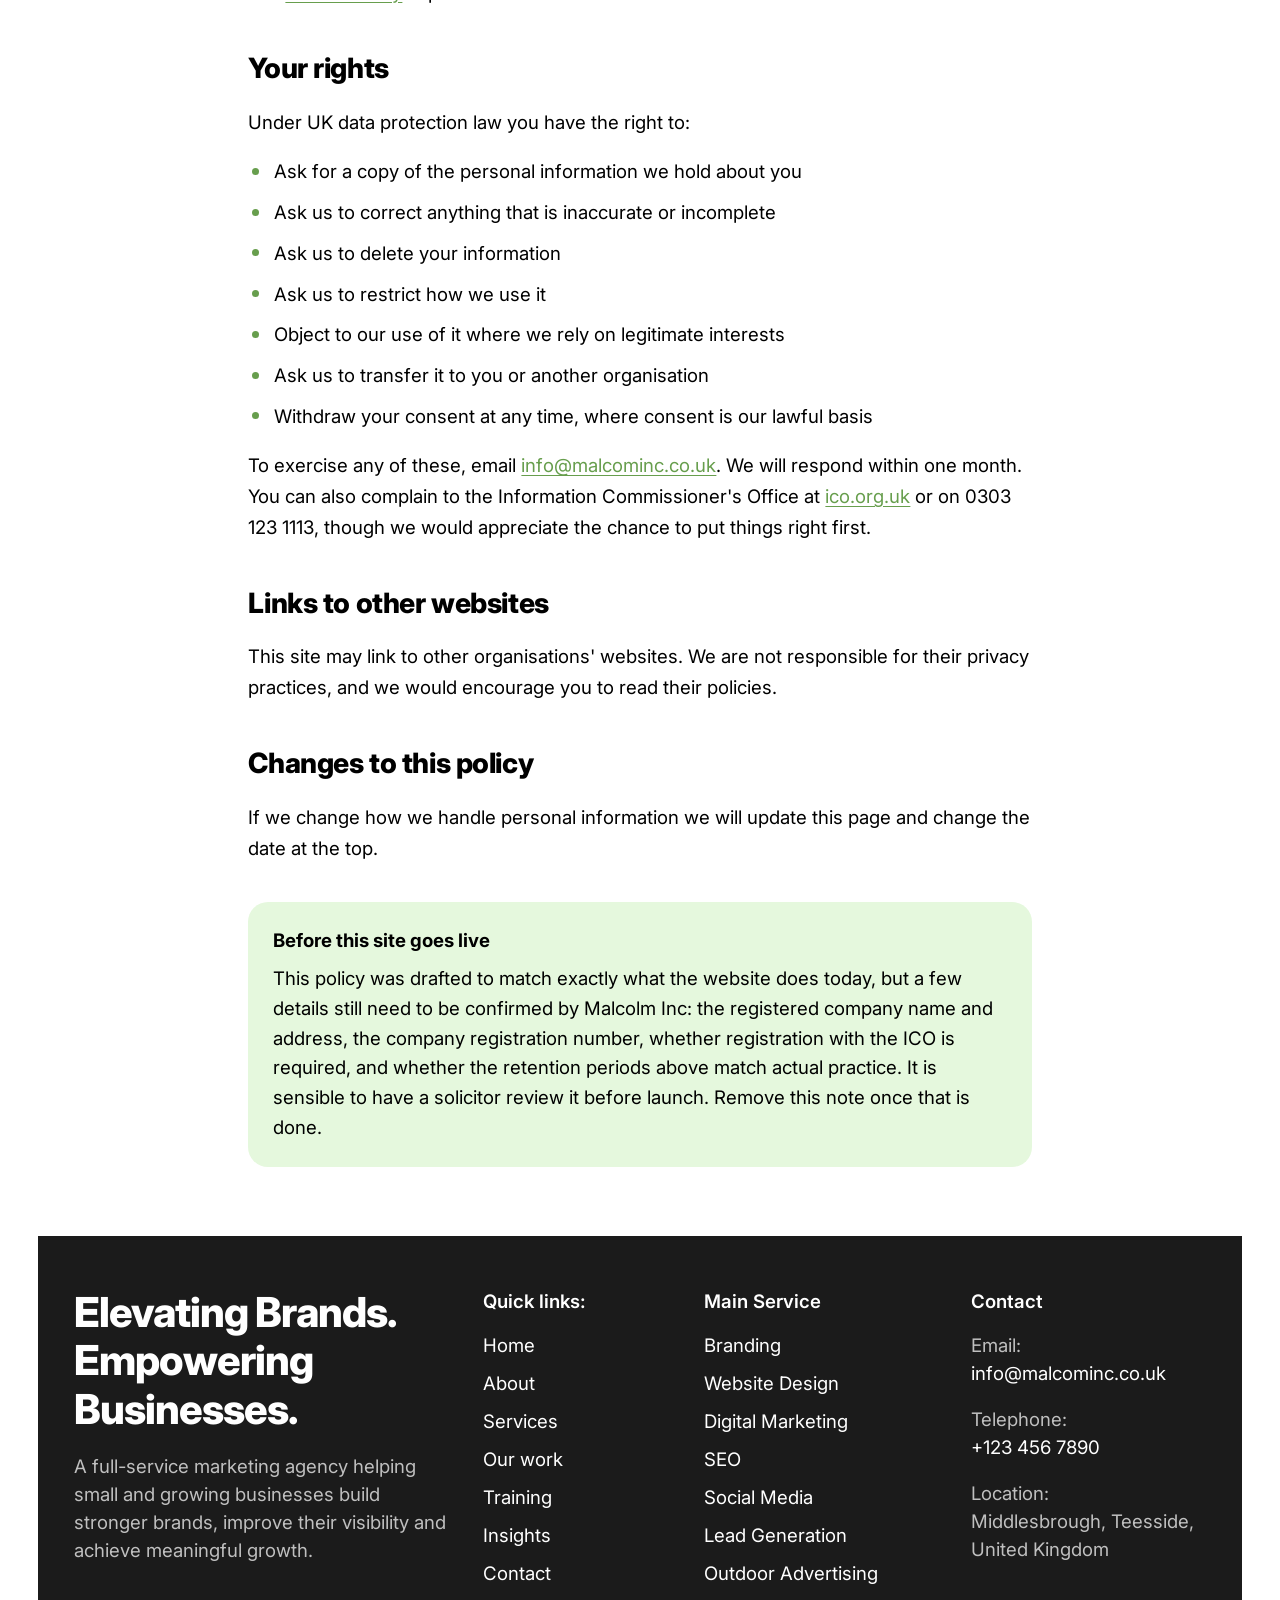
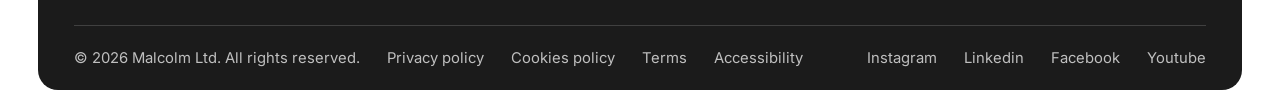
<file: privacy.html>
<!DOCTYPE html>
<html lang="en">
<head>
<meta charset="utf-8">
<meta name="viewport" content="width=device-width, initial-scale=1">
<title>Privacy Policy — Malcolm Inc</title>
<meta name="description" content="How Malcolm Inc collects, uses and protects personal information submitted through this website.">
<meta name="theme-color" content="#679E4D">

<link rel="icon" type="image/png" href="images/favicon.png">
<link rel="apple-touch-icon" href="images/favicon.png">

<link rel="preconnect" href="https://fonts.googleapis.com">
<link rel="preconnect" href="https://fonts.gstatic.com" crossorigin>
<link href="https://fonts.googleapis.com/css2?family=Inter:wght@400;500;600;700;800;900&display=swap" rel="stylesheet">

<link rel="stylesheet" href="css/styles.css">
<script>document.documentElement.classList.add('js');</script>
</head>
<body>

<a class="skip-link" href="#main">Skip to content</a>

<!-- ============================ HEADER ============================ -->
<header class="site-header" id="siteHeader">
  <div class="container header-inner">
    <a class="logo" href="index.html" aria-label="Malcolm Inc — home">
      <picture>
        <source media="(max-width: 900px)" srcset="images/logo-horizontal.png">
        <img src="images/logo-stacked.png" alt="Malcolm Inc" width="800" height="435">
      </picture>
    </a>

    <nav class="nav" id="primaryNav" aria-label="Primary">
      <a href="index.html">Home</a>
      <a href="about.html">About</a>
      <a href="services.html">Services</a>
      <a href="index.html#work">Our work</a>
      <a href="training.html">Training</a>
      <a href="index.html#insights">Insights</a>
      <a href="contact.html">Contact</a>
      <a class="btn btn-primary btn-sm nav-cta" href="contact.html#enquiry">Start a Project</a>
    </nav>

    <a class="btn btn-primary btn-sm header-cta" href="contact.html#enquiry">Start a Project</a>

    <button class="nav-toggle" id="navToggle" aria-expanded="false" aria-controls="primaryNav">
      <span class="nav-toggle-bars" aria-hidden="true"><span></span><span></span></span>
      <span class="sr-only">Menu</span>
    </button>
  </div>
</header>

<main id="main">

  <section class="hero">
    <div class="container legal">
      <p class="eyebrow eyebrow--dot">Legal</p>
      <h1 class="section-title" style="margin-top:12px">Privacy Policy</h1>
      <p class="updated">Last updated: 26 October 2026</p>

      <p>This policy explains what personal information Malcolm Inc collects through this
      website, why we collect it, who it is shared with and what rights you have over it.
      We are the data controller for the information described here.</p>

      <h2>Who we are</h2>
      <p>Malcolm Inc is a marketing agency based in Middlesbrough, Teesside, United Kingdom.
      If you have any question about this policy or about how your information is handled,
      contact us at <a href="mailto:info@malcominc.co.uk">info@malcominc.co.uk</a>.</p>

      <h2>What we collect</h2>
      <p>We only collect personal information that you choose to give us. If you complete an
      enquiry form on this website, we collect:</p>
      <ul>
        <li>Your name</li>
        <li>Your email address</li>
        <li>Your business or organisation name, if you provide one</li>
        <li>Your phone number, if you provide one</li>
        <li>Your business location, if you provide one</li>
        <li>The service you are interested in, your estimated budget and preferred start date, if you provide them</li>
        <li>How you heard about us, if you tell us</li>
        <li>Anything you write in the message field</li>
      </ul>
      <p>We do not ask for payment details, identity documents or any special category data
      through this website. Please do not send such information through our forms.</p>

      <h2>Why we use it, and our lawful basis</h2>
      <dl>
        <dt>Responding to your enquiry</dt>
        <dd>When you tick the consent box and submit a form, we use your details to reply and
        to discuss the work you are asking about. Our lawful basis is your consent, which you
        can withdraw at any time.</dd>
        <dt>Managing a working relationship</dt>
        <dd>If you go on to become a client, we use your contact details to deliver and
        administer the work. Our lawful basis is the performance of our contract with you.</dd>
        <dt>Keeping our own records</dt>
        <dd>We keep a record of enquiries and correspondence. Our lawful basis is our
        legitimate interest in running the business and keeping accurate records.</dd>
      </dl>
      <p>We do not use your information for automated decision-making or profiling, and we do
      not sell it to anyone.</p>

      <h2>Marketing</h2>
      <p>We will not add you to a marketing list simply because you submitted an enquiry. If
      we ever send marketing emails, we will ask you first and every message will include an
      unsubscribe link.</p>

      <h2>Who your information is shared with</h2>
      <p>We use a small number of service providers to run this website. They process data on
      our behalf and only for the purposes we set.</p>
      <dl>
        <dt>Web3Forms</dt>
        <dd>Delivers our website form submissions to our inbox. Everything you type into a
        form passes through this service before it reaches us.</dd>
        <dt>GitHub Pages</dt>
        <dd>Hosts this website. Like any web host, it records technical information such as
        your IP address and browser type in its server logs.</dd>
        <dt>Google Fonts</dt>
        <dd>Supplies the typefaces used on this site. Because the font files are requested
        from Google's servers, your IP address is visible to Google when a page loads.</dd>
      </dl>
      <p>We may also share information where we are legally required to do so. Some of these
      providers operate outside the United Kingdom; where that is the case, transfers are made
      under the safeguards permitted by UK data protection law.</p>

      <h2>How long we keep it</h2>
      <p>Enquiries that do not lead to work are kept for up to two years, so that we can pick
      up the conversation if you come back to us. Records relating to clients are kept for
      longer where we need them for tax, accounting or legal reasons. You can ask us to delete
      your information sooner at any time.</p>

      <h2>How it is protected</h2>
      <p>This website is served over an encrypted connection, and form submissions are sent
      over encrypted connections to our providers. Access to enquiry emails is limited to
      people at Malcolm Inc who need to see them.</p>

      <h2>Cookies</h2>
      <p>This website does not set any cookies and does not use analytics or advertising
      trackers. Our <a href="cookies.html">Cookie Policy</a> explains this in more detail.</p>

      <h2>Your rights</h2>
      <p>Under UK data protection law you have the right to:</p>
      <ul>
        <li>Ask for a copy of the personal information we hold about you</li>
        <li>Ask us to correct anything that is inaccurate or incomplete</li>
        <li>Ask us to delete your information</li>
        <li>Ask us to restrict how we use it</li>
        <li>Object to our use of it where we rely on legitimate interests</li>
        <li>Ask us to transfer it to you or another organisation</li>
        <li>Withdraw your consent at any time, where consent is our lawful basis</li>
      </ul>
      <p>To exercise any of these, email
      <a href="mailto:info@malcominc.co.uk">info@malcominc.co.uk</a>. We will respond within
      one month. You can also complain to the Information Commissioner's Office at
      <a href="https://ico.org.uk" rel="noopener">ico.org.uk</a> or on 0303 123 1113, though we
      would appreciate the chance to put things right first.</p>

      <h2>Links to other websites</h2>
      <p>This site may link to other organisations' websites. We are not responsible for their
      privacy practices, and we would encourage you to read their policies.</p>

      <h2>Changes to this policy</h2>
      <p>If we change how we handle personal information we will update this page and change
      the date at the top.</p>

      <div class="legal-note">
        <strong>Before this site goes live</strong>
        This policy was drafted to match exactly what the website does today, but a few details
        still need to be confirmed by Malcolm Inc: the registered company name and address, the
        company registration number, whether registration with the ICO is required, and whether
        the retention periods above match actual practice. It is sensible to have a solicitor
        review it before launch. Remove this note once that is done.
      </div>

    </div>
  </section>

  <div class="container dark-wrap">
    <footer class="site-footer">
      <div class="footer-grid">
        <div>
          <p class="footer-tagline">Elevating Brands. <br>Empowering Businesses.</p>
          <p class="footer-blurb">A full-service marketing agency helping small and growing
          businesses build stronger brands, improve their visibility and achieve meaningful growth.</p>
        </div>
        <nav class="footer-col" aria-labelledby="f-quick">
          <h2 id="f-quick">Quick links:</h2>
          <ul>
            <li><a href="index.html">Home</a></li><li><a href="about.html">About</a></li>
            <li><a href="services.html">Services</a></li><li><a href="index.html#work">Our work</a></li>
            <li><a href="training.html">Training</a></li><li><a href="index.html#insights">Insights</a></li>
            <li><a href="contact.html">Contact</a></li>
          </ul>
        </nav>
        <nav class="footer-col" aria-labelledby="f-serv">
          <h2 id="f-serv">Main Service</h2>
          <ul>
            <li><a href="services.html#brand">Branding</a></li><li><a href="services.html#website">Website Design</a></li>
            <li><a href="services.html#digital">Digital Marketing</a></li><li><a href="services.html#digital">SEO</a></li>
            <li><a href="services.html#social">Social Media</a></li><li><a href="services.html#growth">Lead Generation</a></li>
            <li><a href="services.html#outdoor">Outdoor Advertising</a></li>
          </ul>
        </nav>
        <div class="footer-col">
          <h2>Contact</h2>
          <ul class="footer-contact">
            <li>Email:<br><a href="mailto:info@malcominc.co.uk">info@malcominc.co.uk</a></li>
            <li>Telephone:<br><a href="tel:+1234567890">+123 456 7890</a></li>
            <li>Location:<br>Middlesbrough, Teesside, United Kingdom</li>
          </ul>
        </div>
      </div>

      <div class="footer-legal">
        <span>&copy; <span id="year">2026</span> Malcolm Ltd. All rights reserved.</span>
        <a href="privacy.html">Privacy policy</a><a href="cookies.html">Cookies policy</a>
        <a href="#">Terms</a><a href="accessibility.html">Accessibility</a>
        <span class="spacer"></span>
        <a href="#" rel="noopener">Instagram</a><a href="#" rel="noopener">Linkedin</a>
        <a href="#" rel="noopener">Facebook</a><a href="#" rel="noopener">Youtube</a>
      </div>
    </footer>
  </div>

</main>

<script src="js/main.js"></script>
</body>
</html>
</file>
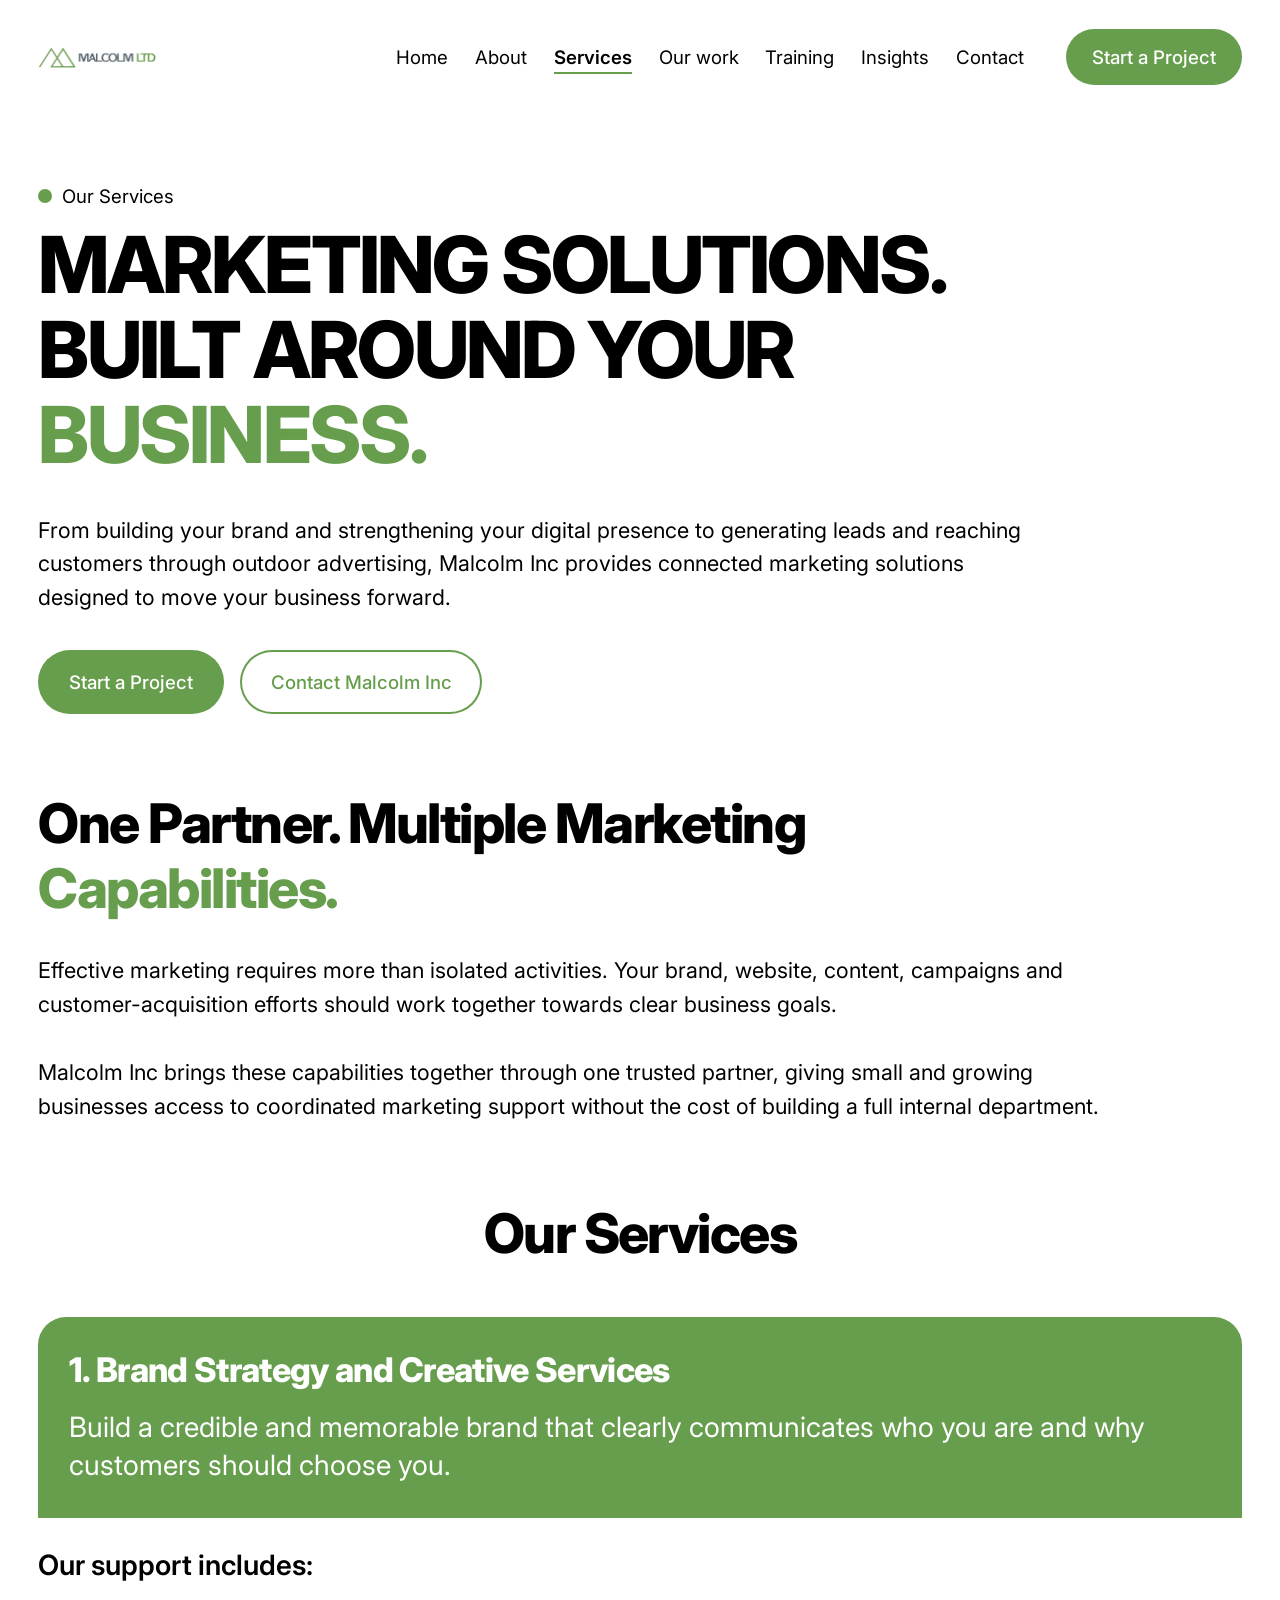
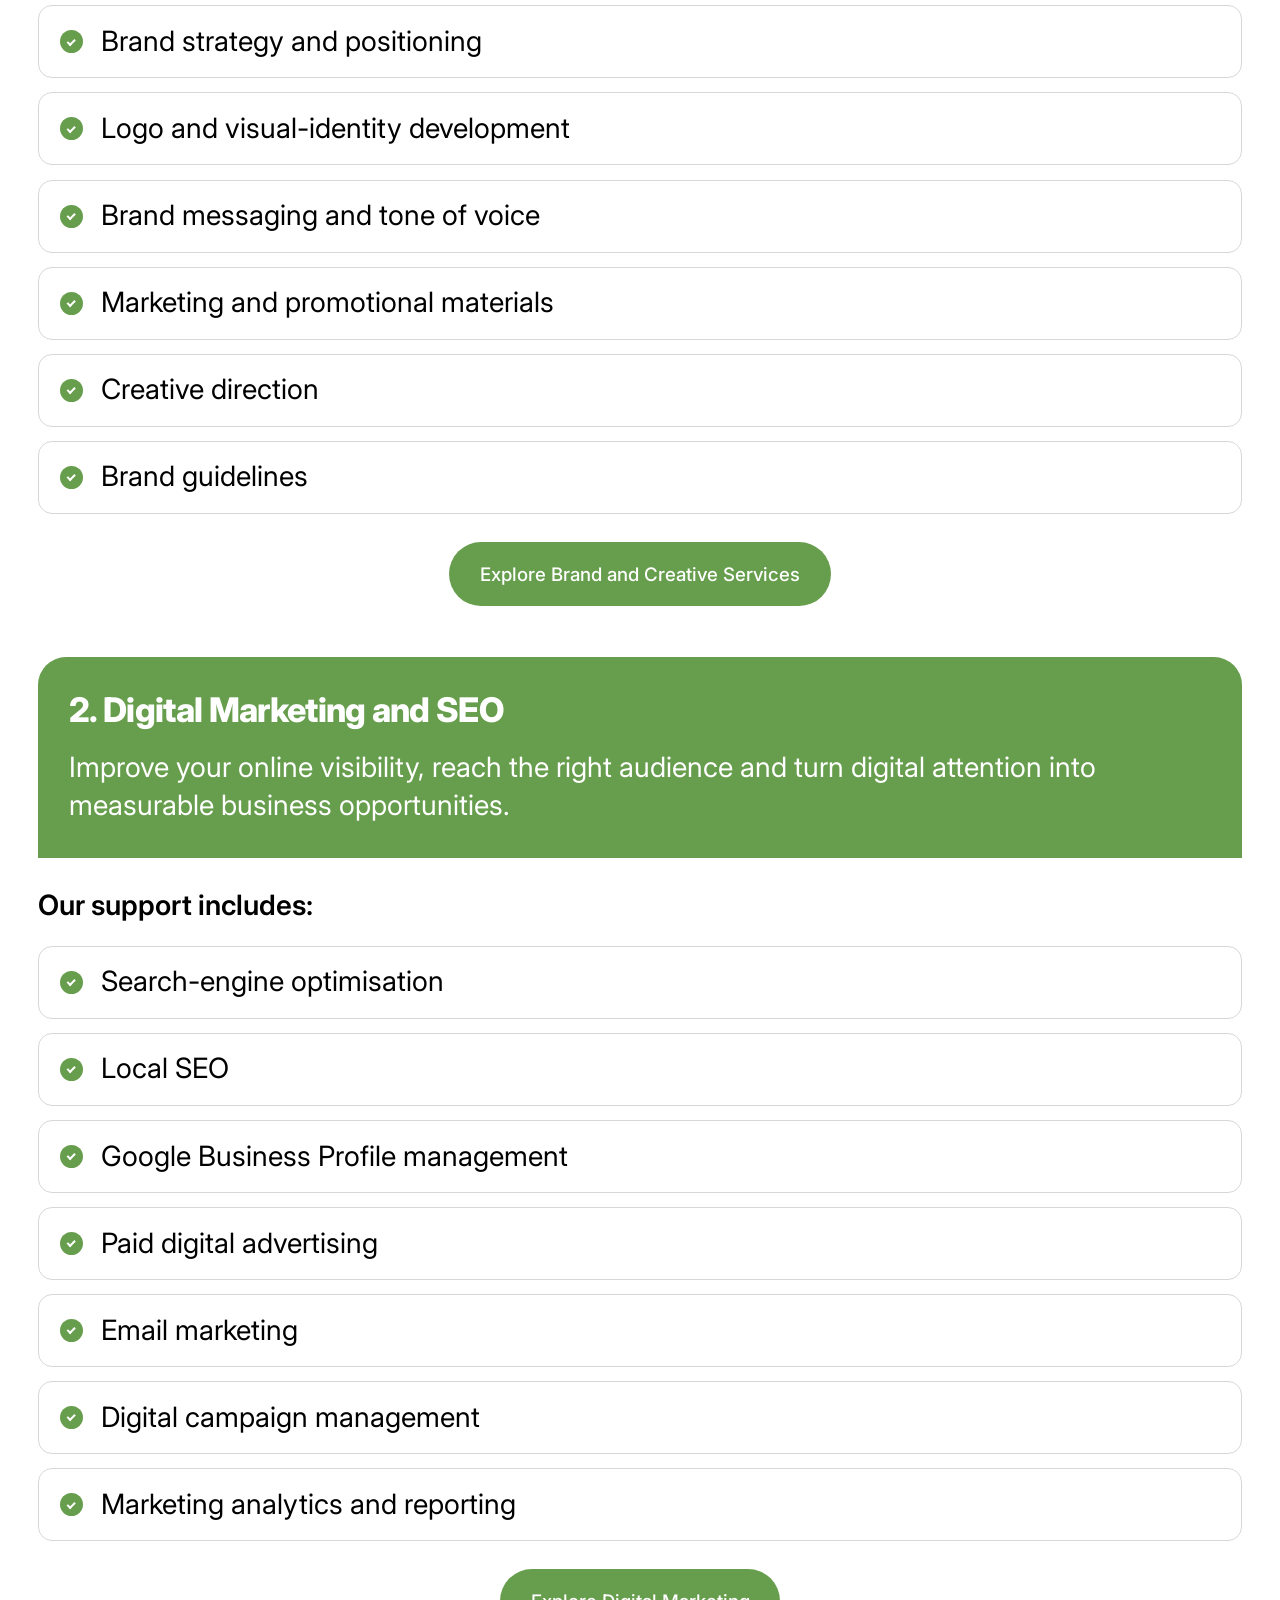
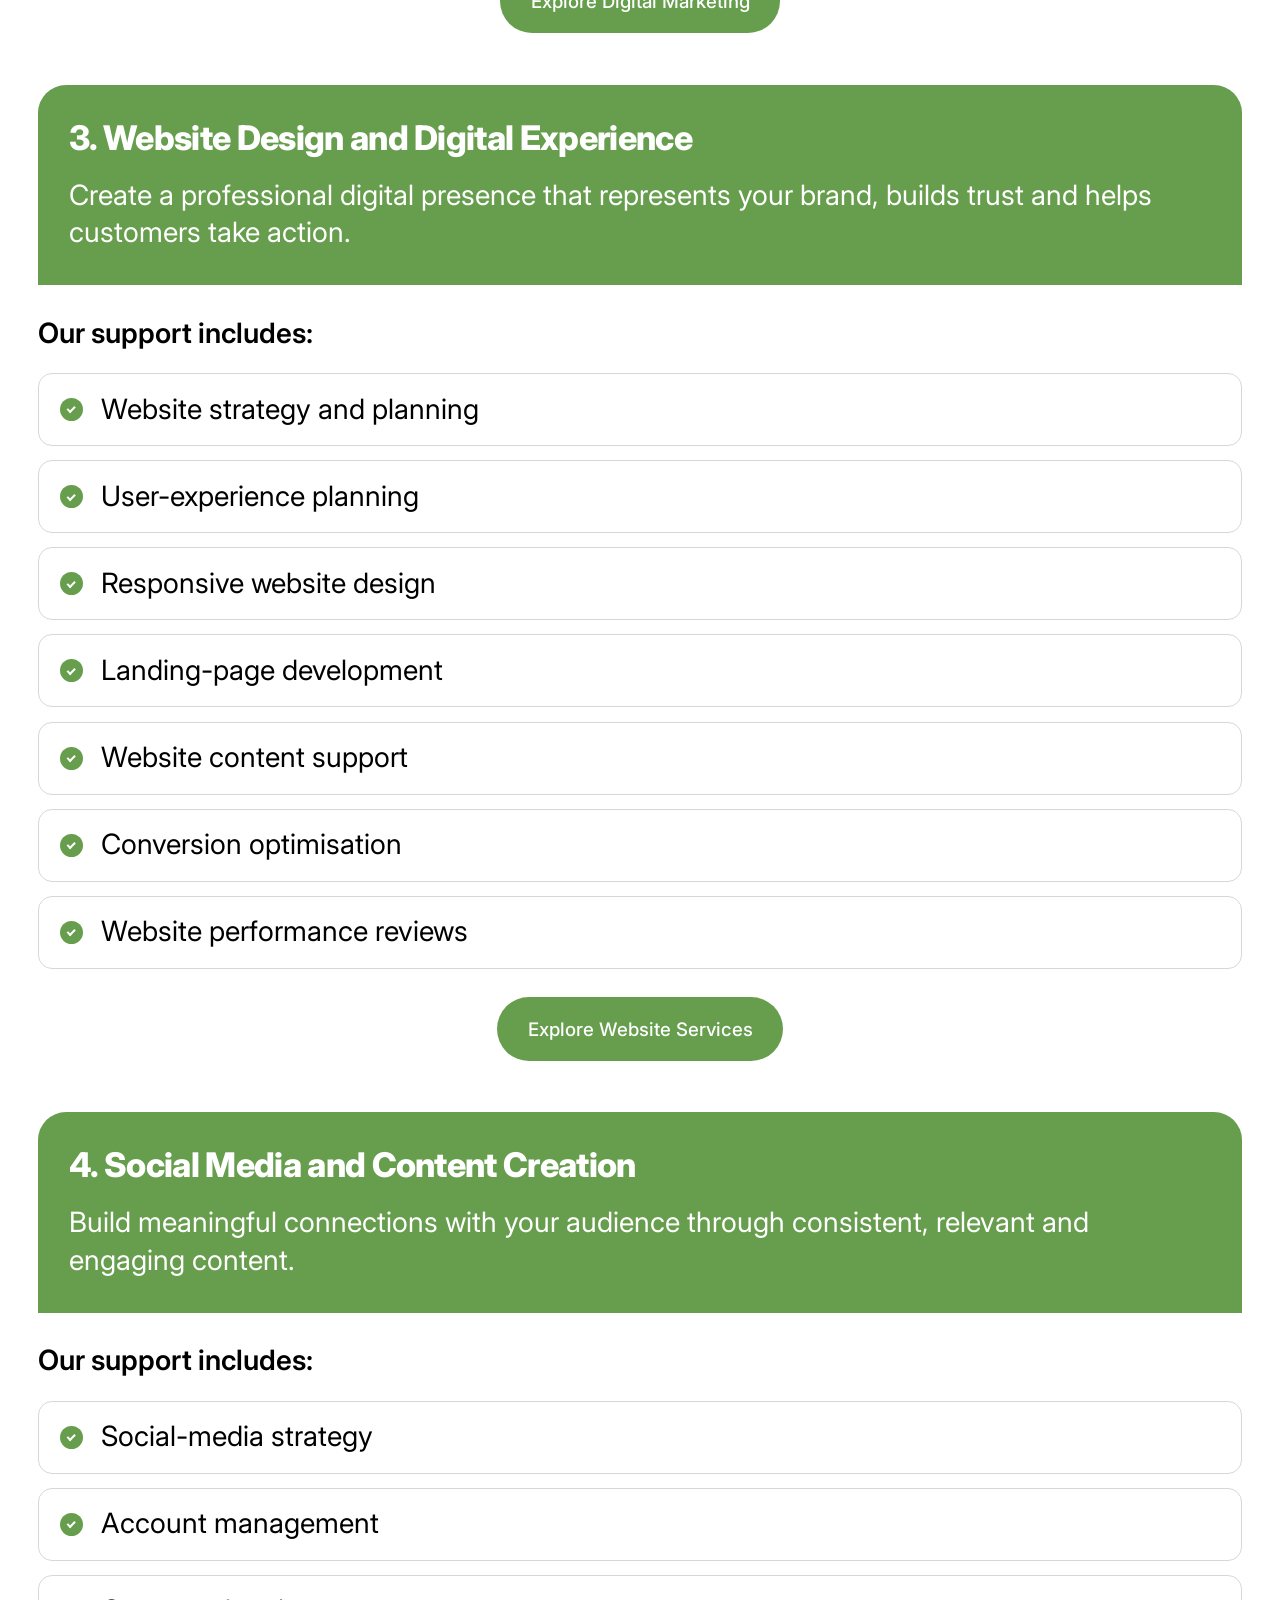
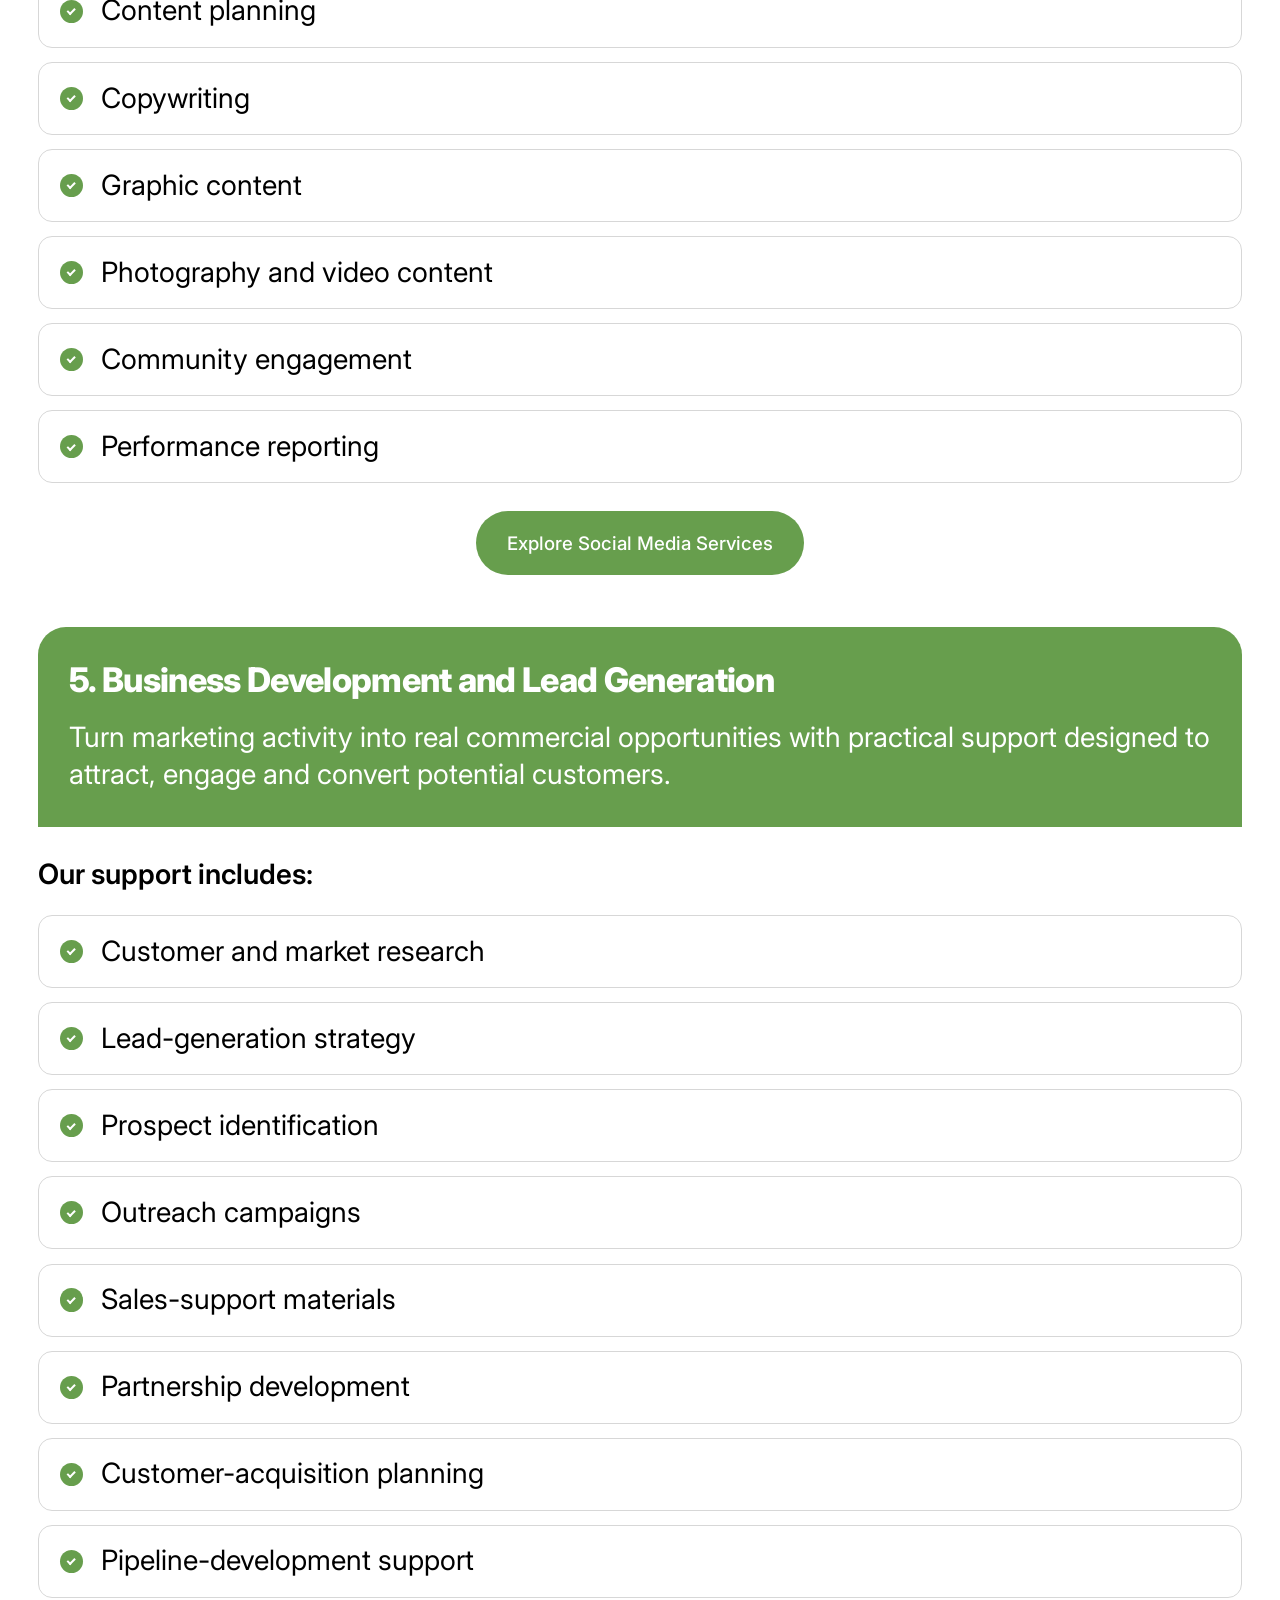
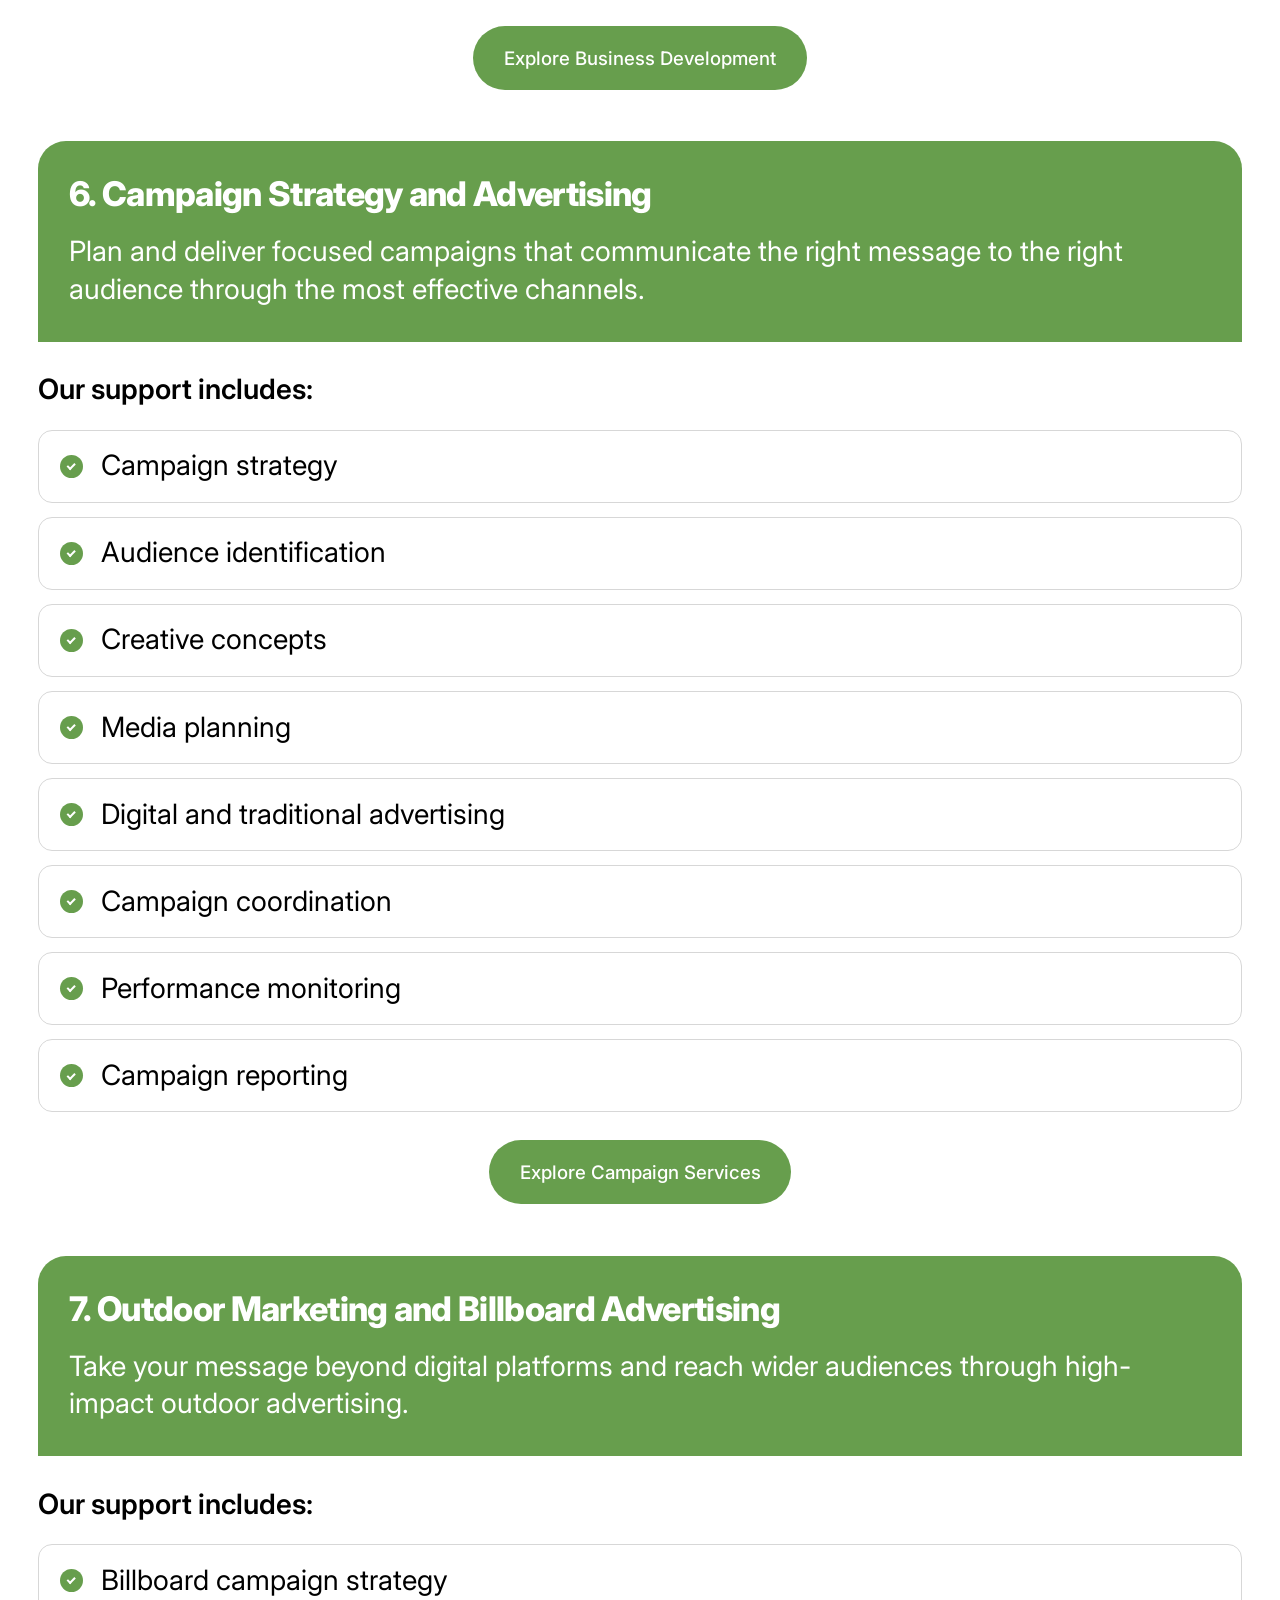
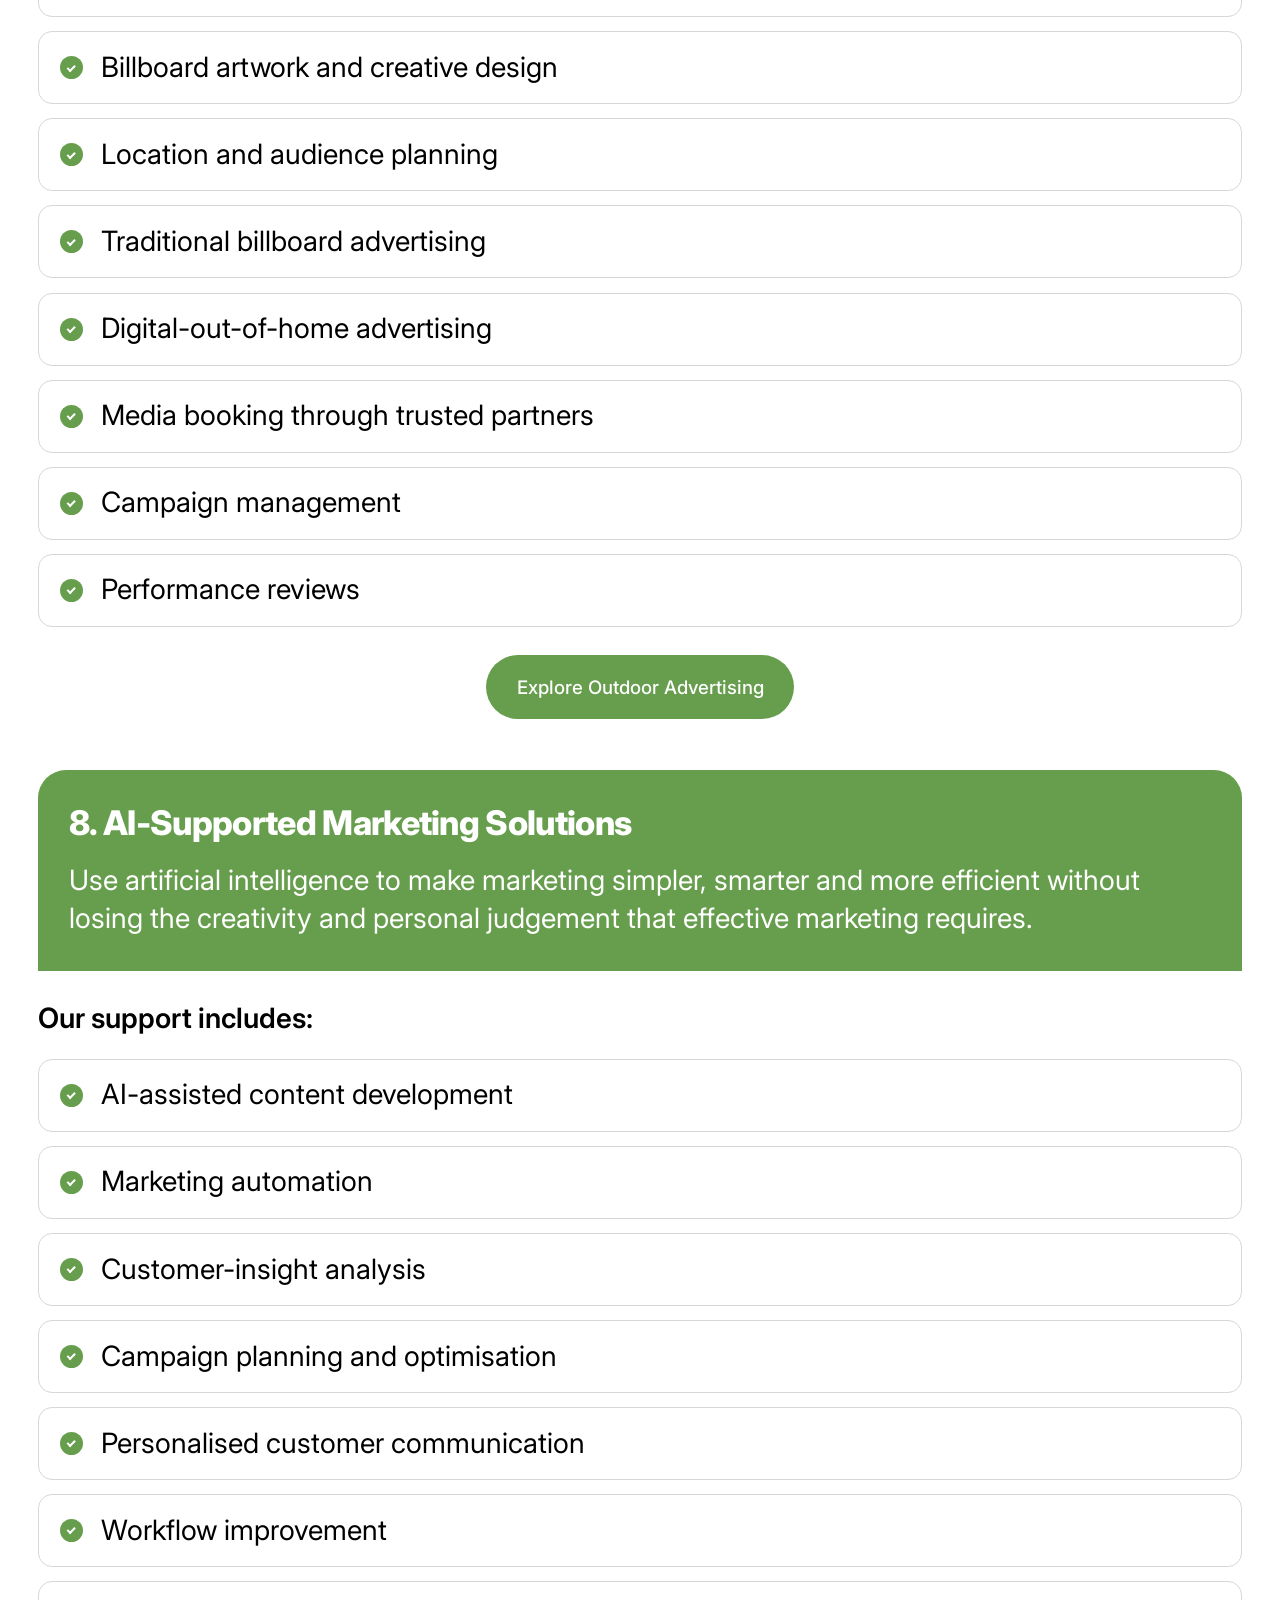
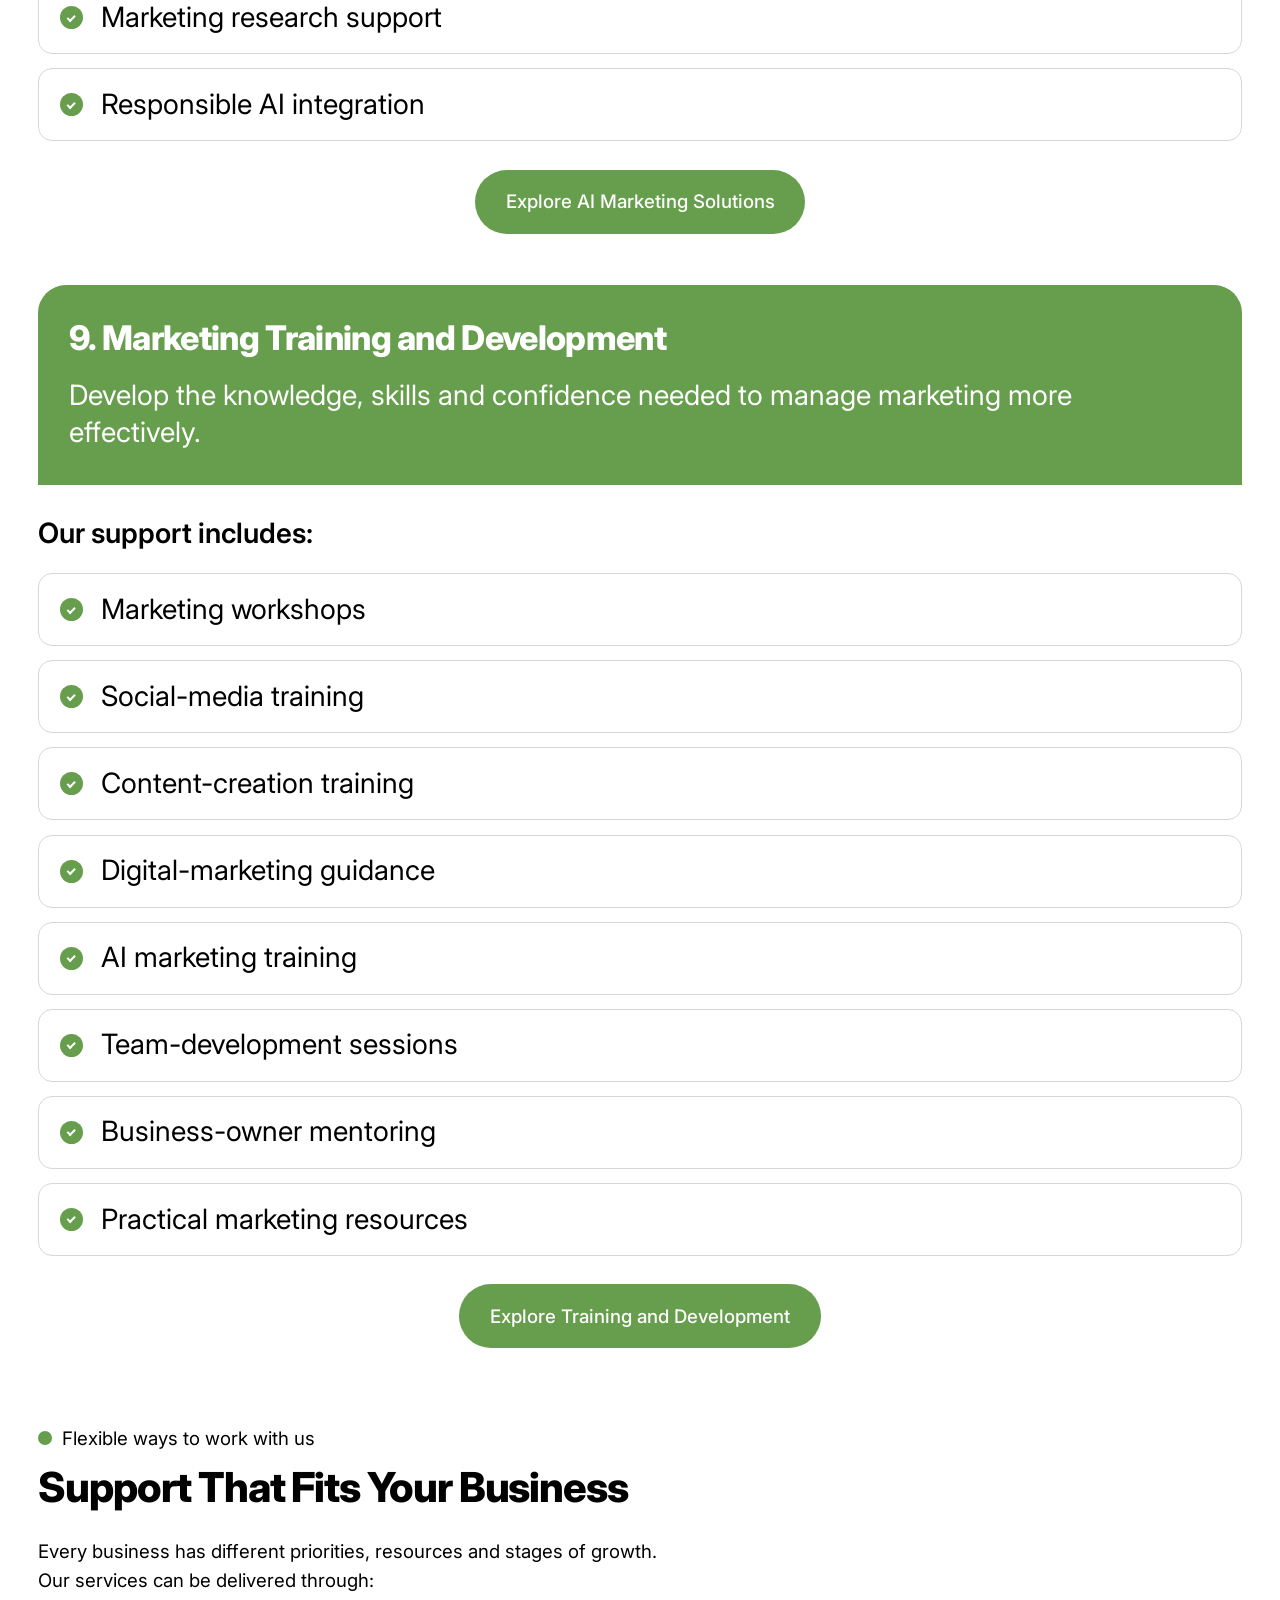
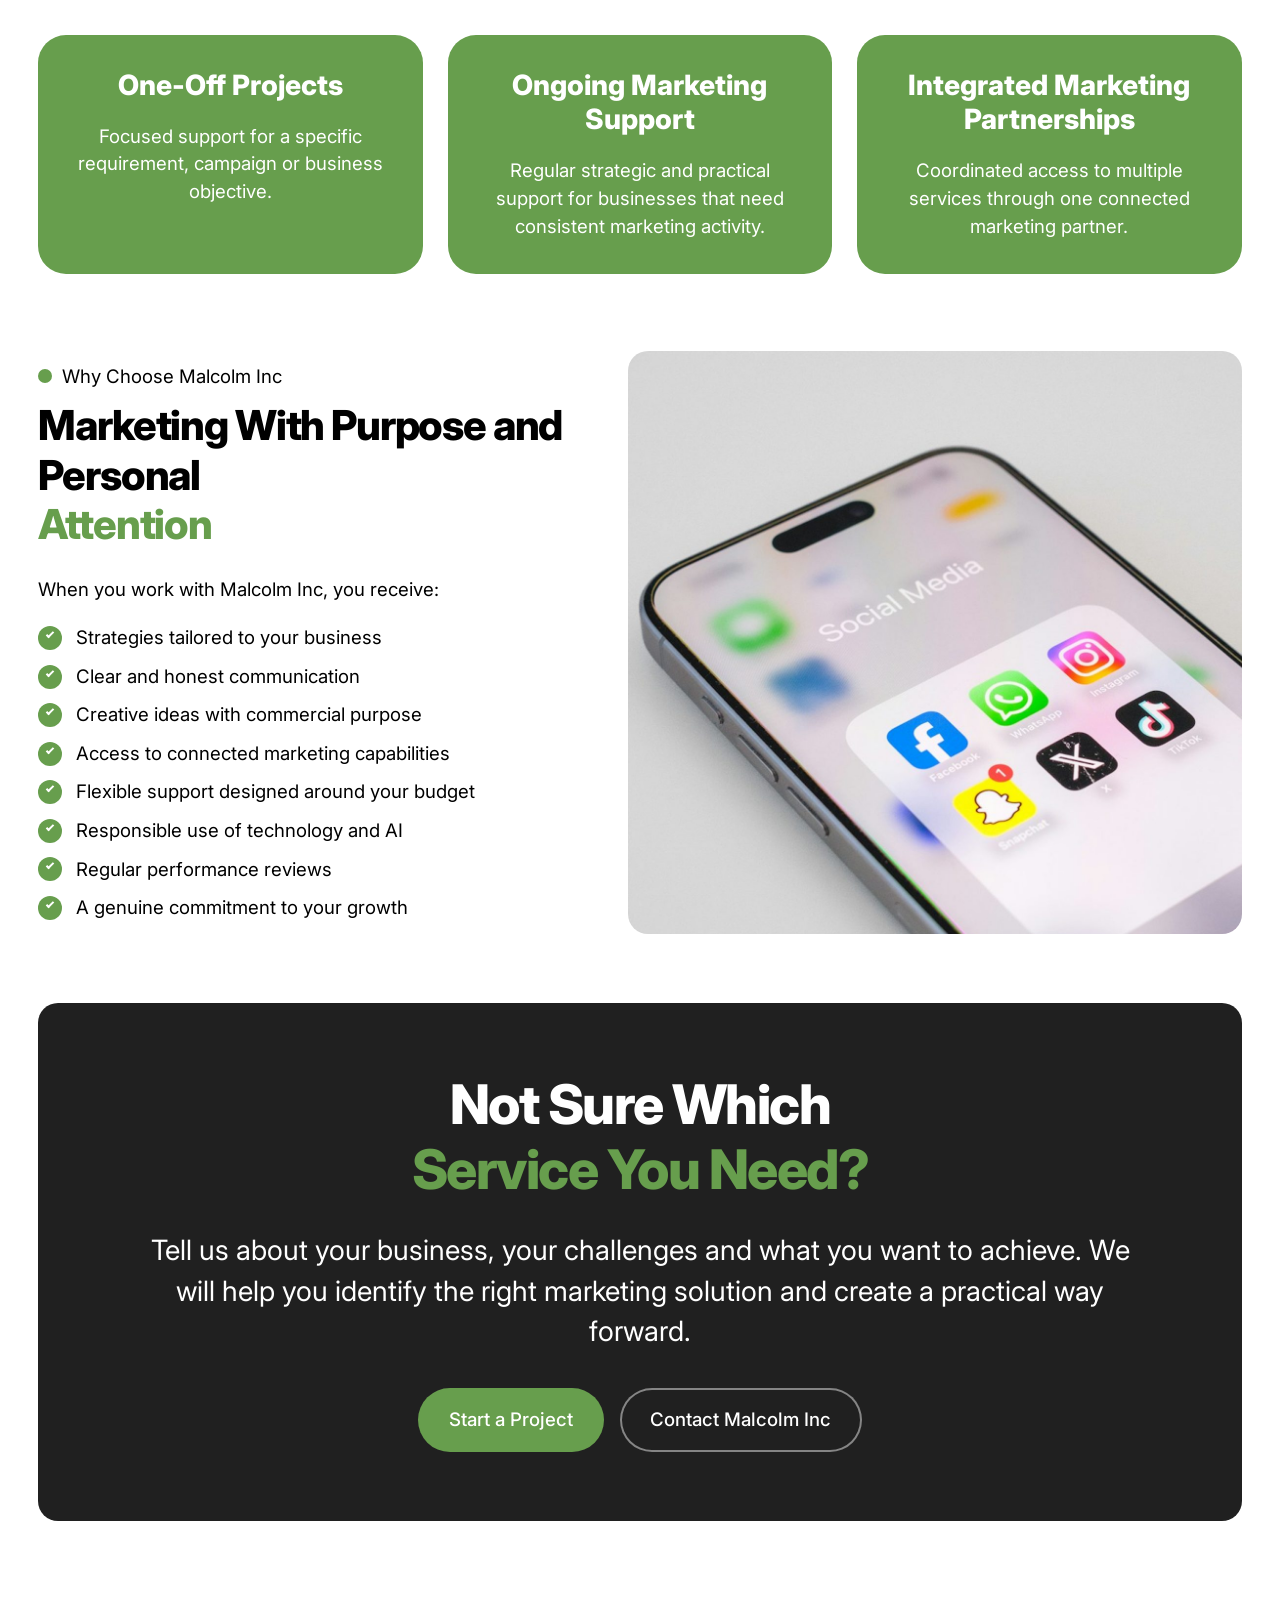
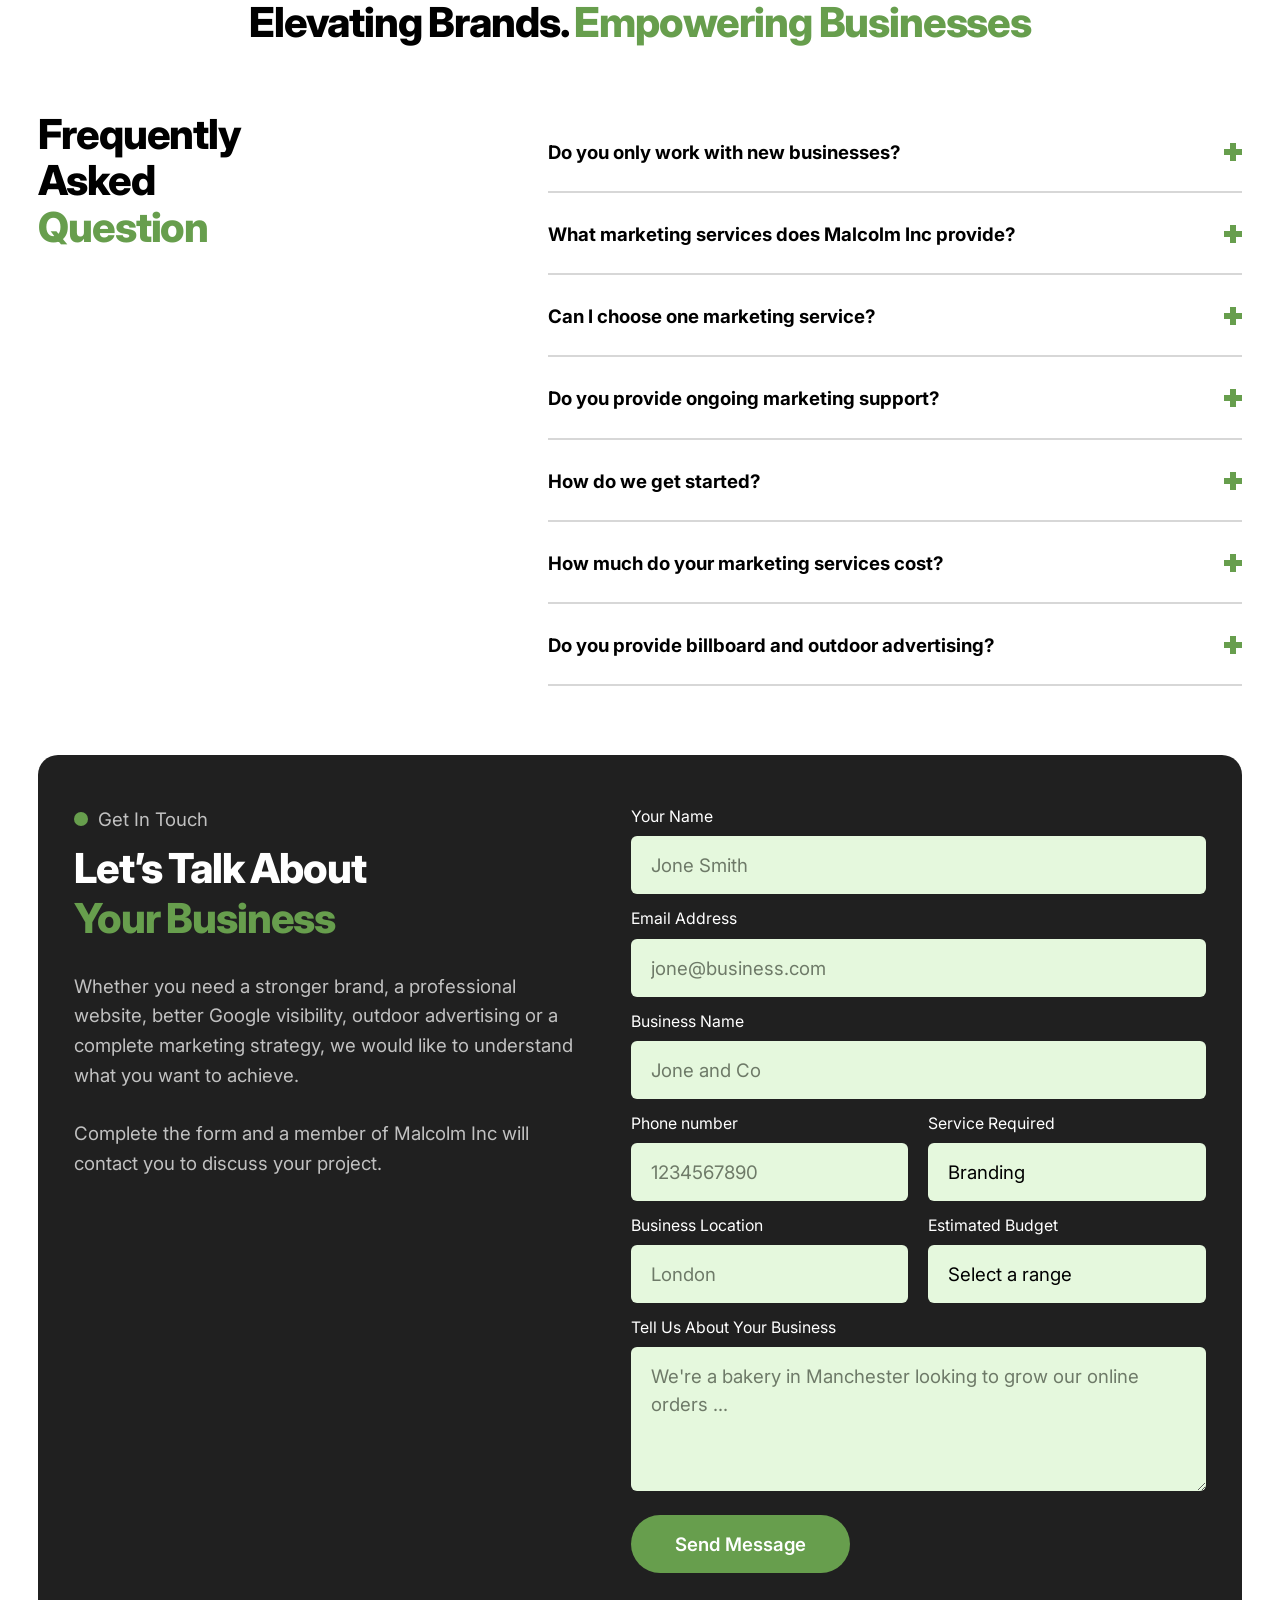
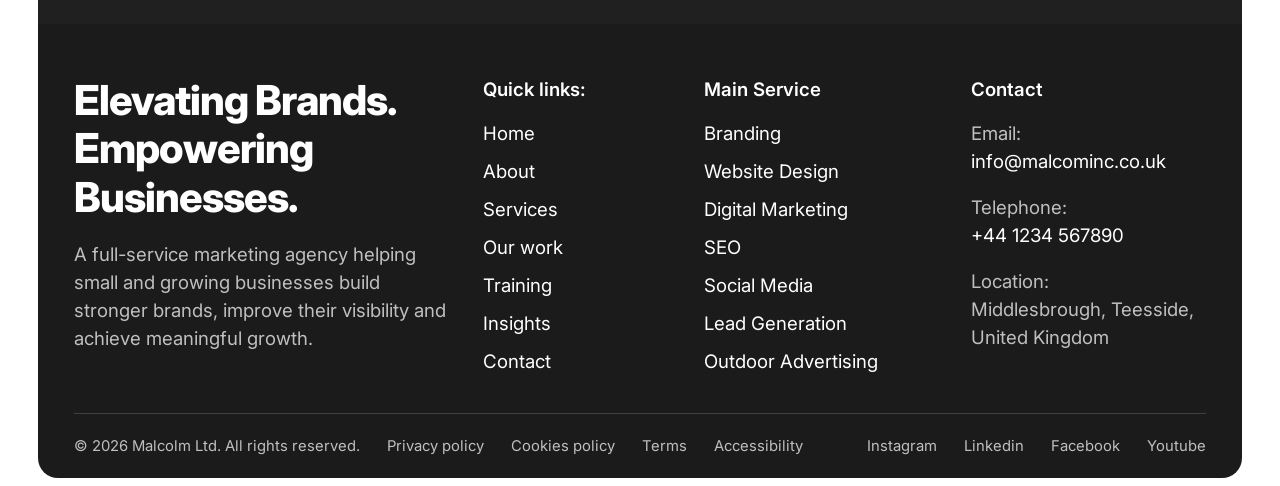
<file: services.html>
<!DOCTYPE html>
<html lang="en">
<head>
<meta charset="utf-8">
<meta name="viewport" content="width=device-width, initial-scale=1">
<title>Services — Malcolm Inc</title>
<meta name="description" content="From building your brand and strengthening your digital presence to generating leads and reaching customers through outdoor advertising, Malcolm Inc provides connected marketing solutions designed to move your business forward.">
<meta name="theme-color" content="#679E4D">

<link rel="icon" type="image/png" href="images/favicon.png">
<link rel="apple-touch-icon" href="images/favicon.png">

<meta property="og:type" content="website">
<meta property="og:title" content="Services — Malcolm Inc">
<meta property="og:description" content="Marketing solutions built around your business.">
<meta property="og:image" content="images/logo-stacked.png">

<link rel="preconnect" href="https://fonts.googleapis.com">
<link rel="preconnect" href="https://fonts.gstatic.com" crossorigin>
<link href="https://fonts.googleapis.com/css2?family=Inter:wght@400;500;600;700;800;900&display=swap" rel="stylesheet">

<link rel="stylesheet" href="css/styles.css">
<script>document.documentElement.classList.add('js');</script>
</head>
<body>

<a class="skip-link" href="#main">Skip to content</a>

<!-- ============================ HEADER ============================ -->
<header class="site-header" id="siteHeader">
  <div class="container header-inner">
    <a class="logo" href="index.html" aria-label="Malcolm Inc — home">
      <picture>
        <source media="(max-width: 900px)" srcset="images/logo-horizontal.png">
        <img src="images/logo-stacked.png" alt="Malcolm Inc" width="800" height="435">
      </picture>
    </a>

    <nav class="nav" id="primaryNav" aria-label="Primary">
      <a href="index.html">Home</a>
      <a href="about.html">About</a>
      <a href="services.html" aria-current="page">Services</a>
      <a href="index.html#work">Our work</a>
      <a href="training.html">Training</a>
      <a href="index.html#insights">Insights</a>
      <a href="contact.html">Contact</a>
      <a class="btn btn-primary btn-sm nav-cta" href="#contact">Start a Project</a>
    </nav>

    <a class="btn btn-primary btn-sm header-cta" href="#contact">Start a Project</a>

    <button class="nav-toggle" id="navToggle" aria-expanded="false" aria-controls="primaryNav">
      <span class="nav-toggle-bars" aria-hidden="true"><span></span><span></span></span>
      <span class="sr-only">Menu</span>
    </button>
  </div>
</header>

<main id="main">

  <!-- ============================ HERO ============================ -->
  <section class="hero">
    <div class="container">
      <p class="eyebrow eyebrow--dot reveal">Our Services</p>
      <h1 class="h1 reveal" style="text-transform:uppercase;margin-top:14px">
        Marketing solutions. <br class="brk">Built around your <br class="brk"><span class="accent">business.</span>
      </h1>
      <p class="lede reveal" style="margin-top:36px;max-width:72ch">From building your brand and
      strengthening your digital presence to generating leads and reaching customers through
      outdoor advertising, Malcolm Inc provides connected marketing solutions designed to move
      your business forward.</p>
      <div class="hero-actions reveal">
        <a class="btn btn-primary" href="#contact">Start a Project</a>
        <a class="btn btn-outline" href="contact.html">Contact Malcolm Inc</a>
      </div>
    </div>
  </section>

  <!-- ============================ ONE PARTNER ============================ -->
  <section class="section">
    <div class="container">
      <h2 class="section-title reveal">One Partner. Multiple Marketing <br class="brk"><span class="accent">Capabilities.</span></h2>
      <div class="prose lede reveal" style="margin-top:32px;max-width:78ch">
        <p>Effective marketing requires more than isolated activities. Your brand, website,
        content, campaigns and customer-acquisition efforts should work together towards
        clear business goals.</p>
        <p>Malcolm Inc brings these capabilities together through one trusted partner, giving
        small and growing businesses access to coordinated marketing support without the cost
        of building a full internal department.</p>
      </div>
    </div>
  </section>

  <!-- ============================ SERVICE DETAIL ============================ -->
  <section class="section center">
    <div class="container">
      <h2 class="section-title reveal">Our Services</h2>

      <div class="svc-detail" style="text-align:left">

        <article class="svc-detail-item reveal" id="brand">
          <div class="svc-detail-head">
            <h2>1. Brand Strategy and Creative Services</h2>
            <p>Build a credible and memorable brand that clearly communicates who you are
            and why customers should choose you.</p>
          </div>
          <div class="svc-detail-body">
            <h3>Our support includes:</h3>
            <ul class="check-rows">
              <li><span class="check-mark" aria-hidden="true"></span>Brand strategy and positioning</li>
              <li><span class="check-mark" aria-hidden="true"></span>Logo and visual-identity development</li>
              <li><span class="check-mark" aria-hidden="true"></span>Brand messaging and tone of voice</li>
              <li><span class="check-mark" aria-hidden="true"></span>Marketing and promotional materials</li>
              <li><span class="check-mark" aria-hidden="true"></span>Creative direction</li>
              <li><span class="check-mark" aria-hidden="true"></span>Brand guidelines</li>
            </ul>
            <div class="svc-detail-cta"><a class="btn btn-primary" href="#contact">Explore Brand and Creative Services</a></div>
          </div>
        </article>

        <article class="svc-detail-item reveal" id="digital">
          <div class="svc-detail-head">
            <h2>2. Digital Marketing and SEO</h2>
            <p>Improve your online visibility, reach the right audience and turn digital
            attention into measurable business opportunities.</p>
          </div>
          <div class="svc-detail-body">
            <h3>Our support includes:</h3>
            <ul class="check-rows">
              <li><span class="check-mark" aria-hidden="true"></span>Search-engine optimisation</li>
              <li><span class="check-mark" aria-hidden="true"></span>Local SEO</li>
              <li><span class="check-mark" aria-hidden="true"></span>Google Business Profile management</li>
              <li><span class="check-mark" aria-hidden="true"></span>Paid digital advertising</li>
              <li><span class="check-mark" aria-hidden="true"></span>Email marketing</li>
              <li><span class="check-mark" aria-hidden="true"></span>Digital campaign management</li>
              <li><span class="check-mark" aria-hidden="true"></span>Marketing analytics and reporting</li>
            </ul>
            <div class="svc-detail-cta"><a class="btn btn-primary" href="#contact">Explore Digital Marketing</a></div>
          </div>
        </article>

        <article class="svc-detail-item reveal" id="website">
          <div class="svc-detail-head">
            <h2>3. Website Design and Digital Experience</h2>
            <p>Create a professional digital presence that represents your brand, builds
            trust and helps customers take action.</p>
          </div>
          <div class="svc-detail-body">
            <h3>Our support includes:</h3>
            <ul class="check-rows">
              <li><span class="check-mark" aria-hidden="true"></span>Website strategy and planning</li>
              <li><span class="check-mark" aria-hidden="true"></span>User-experience planning</li>
              <li><span class="check-mark" aria-hidden="true"></span>Responsive website design</li>
              <li><span class="check-mark" aria-hidden="true"></span>Landing-page development</li>
              <li><span class="check-mark" aria-hidden="true"></span>Website content support</li>
              <li><span class="check-mark" aria-hidden="true"></span>Conversion optimisation</li>
              <li><span class="check-mark" aria-hidden="true"></span>Website performance reviews</li>
            </ul>
            <div class="svc-detail-cta"><a class="btn btn-primary" href="#contact">Explore Website Services</a></div>
          </div>
        </article>

        <article class="svc-detail-item reveal" id="social">
          <div class="svc-detail-head">
            <h2>4. Social Media and Content Creation</h2>
            <p>Build meaningful connections with your audience through consistent, relevant
            and engaging content.</p>
          </div>
          <div class="svc-detail-body">
            <h3>Our support includes:</h3>
            <ul class="check-rows">
              <li><span class="check-mark" aria-hidden="true"></span>Social-media strategy</li>
              <li><span class="check-mark" aria-hidden="true"></span>Account management</li>
              <li><span class="check-mark" aria-hidden="true"></span>Content planning</li>
              <li><span class="check-mark" aria-hidden="true"></span>Copywriting</li>
              <li><span class="check-mark" aria-hidden="true"></span>Graphic content</li>
              <li><span class="check-mark" aria-hidden="true"></span>Photography and video content</li>
              <li><span class="check-mark" aria-hidden="true"></span>Community engagement</li>
              <li><span class="check-mark" aria-hidden="true"></span>Performance reporting</li>
            </ul>
            <div class="svc-detail-cta"><a class="btn btn-primary" href="#contact">Explore Social Media Services</a></div>
          </div>
        </article>

        <article class="svc-detail-item reveal" id="growth">
          <div class="svc-detail-head">
            <h2>5. Business Development and Lead Generation</h2>
            <p>Turn marketing activity into real commercial opportunities with practical
            support designed to attract, engage and convert potential customers.</p>
          </div>
          <div class="svc-detail-body">
            <h3>Our support includes:</h3>
            <ul class="check-rows">
              <li><span class="check-mark" aria-hidden="true"></span>Customer and market research</li>
              <li><span class="check-mark" aria-hidden="true"></span>Lead-generation strategy</li>
              <li><span class="check-mark" aria-hidden="true"></span>Prospect identification</li>
              <li><span class="check-mark" aria-hidden="true"></span>Outreach campaigns</li>
              <li><span class="check-mark" aria-hidden="true"></span>Sales-support materials</li>
              <li><span class="check-mark" aria-hidden="true"></span>Partnership development</li>
              <li><span class="check-mark" aria-hidden="true"></span>Customer-acquisition planning</li>
              <li><span class="check-mark" aria-hidden="true"></span>Pipeline-development support</li>
            </ul>
            <div class="svc-detail-cta"><a class="btn btn-primary" href="#contact">Explore Business Development</a></div>
          </div>
        </article>

        <article class="svc-detail-item reveal" id="campaigns">
          <div class="svc-detail-head">
            <h2>6. Campaign Strategy and Advertising</h2>
            <p>Plan and deliver focused campaigns that communicate the right message to the
            right audience through the most effective channels.</p>
          </div>
          <div class="svc-detail-body">
            <h3>Our support includes:</h3>
            <ul class="check-rows">
              <li><span class="check-mark" aria-hidden="true"></span>Campaign strategy</li>
              <li><span class="check-mark" aria-hidden="true"></span>Audience identification</li>
              <li><span class="check-mark" aria-hidden="true"></span>Creative concepts</li>
              <li><span class="check-mark" aria-hidden="true"></span>Media planning</li>
              <li><span class="check-mark" aria-hidden="true"></span>Digital and traditional advertising</li>
              <li><span class="check-mark" aria-hidden="true"></span>Campaign coordination</li>
              <li><span class="check-mark" aria-hidden="true"></span>Performance monitoring</li>
              <li><span class="check-mark" aria-hidden="true"></span>Campaign reporting</li>
            </ul>
            <div class="svc-detail-cta"><a class="btn btn-primary" href="#contact">Explore Campaign Services</a></div>
          </div>
        </article>

        <article class="svc-detail-item reveal" id="outdoor">
          <div class="svc-detail-head">
            <h2>7. Outdoor Marketing and Billboard Advertising</h2>
            <p>Take your message beyond digital platforms and reach wider audiences through
            high-impact outdoor advertising.</p>
          </div>
          <div class="svc-detail-body">
            <h3>Our support includes:</h3>
            <ul class="check-rows">
              <li><span class="check-mark" aria-hidden="true"></span>Billboard campaign strategy</li>
              <li><span class="check-mark" aria-hidden="true"></span>Billboard artwork and creative design</li>
              <li><span class="check-mark" aria-hidden="true"></span>Location and audience planning</li>
              <li><span class="check-mark" aria-hidden="true"></span>Traditional billboard advertising</li>
              <li><span class="check-mark" aria-hidden="true"></span>Digital-out-of-home advertising</li>
              <li><span class="check-mark" aria-hidden="true"></span>Media booking through trusted partners</li>
              <li><span class="check-mark" aria-hidden="true"></span>Campaign management</li>
              <li><span class="check-mark" aria-hidden="true"></span>Performance reviews</li>
            </ul>
            <div class="svc-detail-cta"><a class="btn btn-primary" href="#contact">Explore Outdoor Advertising</a></div>
          </div>
        </article>

        <article class="svc-detail-item reveal" id="ai">
          <div class="svc-detail-head">
            <h2>8. AI-Supported Marketing Solutions</h2>
            <p>Use artificial intelligence to make marketing simpler, smarter and more
            efficient without losing the creativity and personal judgement that effective
            marketing requires.</p>
          </div>
          <div class="svc-detail-body">
            <h3>Our support includes:</h3>
            <ul class="check-rows">
              <li><span class="check-mark" aria-hidden="true"></span>AI-assisted content development</li>
              <li><span class="check-mark" aria-hidden="true"></span>Marketing automation</li>
              <li><span class="check-mark" aria-hidden="true"></span>Customer-insight analysis</li>
              <li><span class="check-mark" aria-hidden="true"></span>Campaign planning and optimisation</li>
              <li><span class="check-mark" aria-hidden="true"></span>Personalised customer communication</li>
              <li><span class="check-mark" aria-hidden="true"></span>Workflow improvement</li>
              <li><span class="check-mark" aria-hidden="true"></span>Marketing research support</li>
              <li><span class="check-mark" aria-hidden="true"></span>Responsible AI integration</li>
            </ul>
            <div class="svc-detail-cta"><a class="btn btn-primary" href="#contact">Explore AI Marketing Solutions</a></div>
          </div>
        </article>

        <article class="svc-detail-item reveal" id="training">
          <div class="svc-detail-head">
            <h2>9. Marketing Training and Development</h2>
            <p>Develop the knowledge, skills and confidence needed to manage marketing more
            effectively.</p>
          </div>
          <div class="svc-detail-body">
            <h3>Our support includes:</h3>
            <ul class="check-rows">
              <li><span class="check-mark" aria-hidden="true"></span>Marketing workshops</li>
              <li><span class="check-mark" aria-hidden="true"></span>Social-media training</li>
              <li><span class="check-mark" aria-hidden="true"></span>Content-creation training</li>
              <li><span class="check-mark" aria-hidden="true"></span>Digital-marketing guidance</li>
              <li><span class="check-mark" aria-hidden="true"></span>AI marketing training</li>
              <li><span class="check-mark" aria-hidden="true"></span>Team-development sessions</li>
              <li><span class="check-mark" aria-hidden="true"></span>Business-owner mentoring</li>
              <li><span class="check-mark" aria-hidden="true"></span>Practical marketing resources</li>
            </ul>
            <div class="svc-detail-cta"><a class="btn btn-primary" href="#contact">Explore Training and Development</a></div>
          </div>
        </article>

      </div>
    </div>
  </section>

  <!-- ============================ SUPPORT MODELS ============================ -->
  <section class="section">
    <div class="container">
      <p class="eyebrow eyebrow--dot reveal">Flexible ways to work with us</p>
      <h2 class="section-title section-title--sm reveal" style="margin-top:12px">Support That Fits Your Business</h2>
      <div class="prose reveal" style="margin-top:24px;max-width:70ch">
        <p>Every business has different priorities, resources and stages of growth. <br>
        Our services can be delivered through:</p>
      </div>

      <div class="support-cards">
        <div class="support-card reveal">
          <h3>One-Off Projects</h3>
          <p>Focused support for a specific requirement, campaign or business objective.</p>
        </div>
        <div class="support-card reveal">
          <h3>Ongoing Marketing Support</h3>
          <p>Regular strategic and practical support for businesses that need consistent
          marketing activity.</p>
        </div>
        <div class="support-card reveal">
          <h3>Integrated Marketing Partnerships</h3>
          <p>Coordinated access to multiple services through one connected marketing partner.</p>
        </div>
      </div>
    </div>
  </section>

  <!-- ============================ WHY CHOOSE ============================ -->
  <section class="section">
    <div class="container media-split media-split--flip reveal">
      <div class="media-block media-block--wide">
          <img src="images/services-purpose.jpg" alt="A phone showing a folder of social media apps"
               width="1256" height="1194" loading="lazy" decoding="async">
        </div>
      <div>
        <p class="eyebrow eyebrow--dot">Why Choose Malcolm Inc</p>
        <h2 class="section-title section-title--sm">Marketing With Purpose and Personal <br class="brk"><span class="accent">Attention</span></h2>
        <p style="margin-top:26px">When you work with Malcolm Inc, you receive:</p>
        <ul class="tick-list" style="margin-top:22px">
          <li>Strategies tailored to your business</li>
          <li>Clear and honest communication</li>
          <li>Creative ideas with commercial purpose</li>
          <li>Access to connected marketing capabilities</li>
          <li>Flexible support designed around your budget</li>
          <li>Responsible use of technology and AI</li>
          <li>Regular performance reviews</li>
          <li>A genuine commitment to your growth</li>
        </ul>
      </div>
    </div>
  </section>

  <!-- ============================ CTA ============================ -->
  <section class="container">
    <div class="cta-block on-dark reveal">
      <h2 class="section-title">Not Sure Which <br class="brk"><span class="accent">Service You Need?</span></h2>
      <p>Tell us about your business, your challenges and what you want to achieve. We will
      help you identify the right marketing solution and create a practical way forward.</p>
      <div class="hero-actions">
        <a class="btn btn-primary" href="#contact">Start a Project</a>
        <a class="btn btn-outline" href="contact.html">Contact Malcolm Inc</a>
      </div>
    </div>
  </section>

  <section class="section center">
    <div class="container">
      <p class="section-title section-title--sm reveal">Elevating Brands. <span class="accent">Empowering Businesses</span></p>
    </div>
  </section>

  <!-- ============================ FAQ ============================ -->
  <section class="faq">
    <div class="container faq-inner">
      <h2 class="section-title section-title--sm reveal">Frequently <br class="brk">Asked <br class="brk"><span class="accent">Question</span></h2>

      <div class="accordion reveal">
        <div class="acc-item">
          <h3><button type="button" class="acc-trigger" aria-expanded="false" aria-controls="sfaq1">
            <span>Do you only work with new businesses?</span><span class="acc-icon" aria-hidden="true"></span></button></h3>
          <div class="acc-panel" id="sfaq1" hidden><p>No. We work with businesses at every stage —
          from a first website through to established companies that need their marketing
          rebuilt. What matters is that you want to grow and are ready to act on a plan.</p></div>
        </div>
        <div class="acc-item">
          <h3><button type="button" class="acc-trigger" aria-expanded="false" aria-controls="sfaq2">
            <span>What marketing services does Malcolm Inc provide?</span><span class="acc-icon" aria-hidden="true"></span></button></h3>
          <div class="acc-panel" id="sfaq2" hidden><p>Brand strategy and creative, website design,
          digital marketing and SEO, social media and content, business development and lead
          generation, campaigns and advertising, outdoor and billboard advertising,
          AI-supported marketing, and marketing training.</p></div>
        </div>
        <div class="acc-item">
          <h3><button type="button" class="acc-trigger" aria-expanded="false" aria-controls="sfaq3">
            <span>Can I choose one marketing service?</span><span class="acc-icon" aria-hidden="true"></span></button></h3>
          <div class="acc-panel" id="sfaq3" hidden><p>Yes. Many clients start with a single piece
          of work and add more once they see results. We will tell you honestly if something
          else would move the needle first.</p></div>
        </div>
        <div class="acc-item">
          <h3><button type="button" class="acc-trigger" aria-expanded="false" aria-controls="sfaq4">
            <span>Do you provide ongoing marketing support?</span><span class="acc-icon" aria-hidden="true"></span></button></h3>
          <div class="acc-panel" id="sfaq4" hidden><p>Yes. Alongside one-off projects we offer
          ongoing monthly support and integrated partnerships where we coordinate several
          services for you.</p></div>
        </div>
        <div class="acc-item">
          <h3><button type="button" class="acc-trigger" aria-expanded="false" aria-controls="sfaq5">
            <span>How do we get started?</span><span class="acc-icon" aria-hidden="true"></span></button></h3>
          <div class="acc-panel" id="sfaq5" hidden><p>Send us a message using the form below. We
          will arrange a short call to understand your business and your goals, then come
          back with a clear plan and a straight-talking proposal — no obligation.</p></div>
        </div>
        <div class="acc-item">
          <h3><button type="button" class="acc-trigger" aria-expanded="false" aria-controls="sfaq6">
            <span>How much do your marketing services cost?</span><span class="acc-icon" aria-hidden="true"></span></button></h3>
          <div class="acc-panel" id="sfaq6" hidden><p>Cost depends on scope, timescale and whether
          you need one service or several. We build proposals around your budget and tell you
          clearly what is included before any work begins.</p></div>
        </div>
        <div class="acc-item">
          <h3><button type="button" class="acc-trigger" aria-expanded="false" aria-controls="sfaq7">
            <span>Do you provide billboard and outdoor advertising?</span><span class="acc-icon" aria-hidden="true"></span></button></h3>
          <div class="acc-panel" id="sfaq7" hidden><p>Yes. We plan and manage outdoor campaigns,
          produce billboard artwork and book media through trusted partners. We are also
          developing our own network of traditional and digital billboards.</p></div>
        </div>
      </div>
    </div>
  </section>

  <!-- ============================ CONTACT + FOOTER ============================ -->
  <div class="container dark-wrap" id="contact">
    <section class="contact-block on-dark">
      <div class="contact-inner">
        <div class="reveal">
          <p class="eyebrow eyebrow--dot">Get In Touch</p>
          <h2 class="section-title section-title--sm">Let&rsquo;s Talk About <br class="brk"><span class="accent">Your Business</span></h2>
          <div class="prose">
            <p>Whether you need a stronger brand, a professional website, better Google
            visibility, outdoor advertising or a complete marketing strategy, we would like
            to understand what you want to achieve.</p>
            <p>Complete the form and a member of Malcolm Inc will contact you to discuss
            your project.</p>
          </div>
        </div>

        <form class="contact-form form-grid" id="contactForm" novalidate
              action="https://api.web3forms.com/submit" method="POST">
          <input type="hidden" name="access_key" value="">
          <input type="hidden" name="subject" value="New enquiry from malcominc.co.uk (services)">
          <input type="hidden" name="from_name" value="Malcolm Inc website">
          <input type="checkbox" name="botcheck" class="sr-only" tabindex="-1" autocomplete="off">

          <div class="field field--full">
            <label for="name">Your Name</label>
            <input type="text" id="name" name="name" placeholder="Jone Smith" autocomplete="name" required>
          </div>
          <div class="field field--full">
            <label for="email">Email Address</label>
            <input type="email" id="email" name="email" placeholder="jone@business.com" autocomplete="email" required>
          </div>
          <div class="field field--full">
            <label for="business">Business Name</label>
            <input type="text" id="business" name="business" placeholder="Jone and Co" autocomplete="organization">
          </div>
          <div class="field">
            <label for="phone">Phone number</label>
            <input type="tel" id="phone" name="phone" placeholder="1234567890" autocomplete="tel">
          </div>
          <div class="field">
            <label for="service">Service Required</label>
            <select id="service" name="service">
              <option value="">Branding</option>
              <option>Branding</option><option>Website Design</option>
              <option>Digital Marketing &amp; SEO</option><option>Social Media &amp; Content</option>
              <option>Lead Generation</option><option>Campaigns &amp; Advertising</option>
              <option>Outdoor Advertising</option><option>Marketing Training</option>
              <option>Not sure yet</option>
            </select>
          </div>
          <div class="field">
            <label for="location">Business Location</label>
            <input type="text" id="location" name="location" placeholder="London">
          </div>
          <div class="field">
            <label for="budget">Estimated Budget</label>
            <select id="budget" name="budget">
              <option value="">Select a range</option>
              <option>Under £1,000</option><option>£1,000 – £5,000</option>
              <option>£5,000 – £10,000</option><option>£10,000+</option><option>Not sure yet</option>
            </select>
          </div>
          <div class="field field--full">
            <label for="message">Tell Us About Your Business</label>
            <textarea id="message" name="message" rows="4" required
              placeholder="We're a bakery in Manchester looking to grow our online orders ..."></textarea>
          </div>

          <button type="submit" class="btn btn-send">Send Message</button>
          <p class="form-status" id="formStatus" role="status" aria-live="polite"></p>
        </form>
      </div>
    </section>

    <footer class="site-footer">
      <div class="footer-grid">
        <div>
          <p class="footer-tagline">Elevating Brands. <br>Empowering Businesses.</p>
          <p class="footer-blurb">A full-service marketing agency helping small and growing
          businesses build stronger brands, improve their visibility and achieve meaningful growth.</p>
        </div>
        <nav class="footer-col" aria-labelledby="f-quick">
          <h2 id="f-quick">Quick links:</h2>
          <ul>
            <li><a href="index.html">Home</a></li><li><a href="about.html">About</a></li>
            <li><a href="services.html">Services</a></li><li><a href="index.html#work">Our work</a></li>
            <li><a href="training.html">Training</a></li><li><a href="index.html#insights">Insights</a></li>
            <li><a href="contact.html">Contact</a></li>
          </ul>
        </nav>
        <nav class="footer-col" aria-labelledby="f-serv">
          <h2 id="f-serv">Main Service</h2>
          <ul>
            <li><a href="#brand">Branding</a></li><li><a href="#website">Website Design</a></li>
            <li><a href="#digital">Digital Marketing</a></li><li><a href="#digital">SEO</a></li>
            <li><a href="#social">Social Media</a></li><li><a href="#growth">Lead Generation</a></li>
            <li><a href="#outdoor">Outdoor Advertising</a></li>
          </ul>
        </nav>
        <div class="footer-col">
          <h2>Contact</h2>
          <!-- TODO: replace with the official Malcolm Inc address and number -->
          <ul class="footer-contact">
            <li>Email: <br><a href="mailto:info@malcominc.co.uk">info@malcominc.co.uk</a></li>
            <li>Telephone: <br><a href="tel:+441234567890">+44 1234 567890</a></li>
            <li>Location: <br>Middlesbrough, Teesside, United Kingdom</li>
          </ul>
        </div>
      </div>

      <div class="footer-legal">
        <span>&copy; <span id="year">2026</span> Malcolm Ltd. All rights reserved.</span>
        <a href="privacy.html">Privacy policy</a><a href="cookies.html">Cookies policy</a>
        <a href="#">Terms</a><a href="accessibility.html">Accessibility</a>
        <span class="spacer"></span>
        <a href="#" rel="noopener">Instagram</a><a href="#" rel="noopener">Linkedin</a>
        <a href="#" rel="noopener">Facebook</a><a href="#" rel="noopener">Youtube</a>
      </div>
    </footer>
  </div>

</main>

<script src="js/main.js"></script>
</body>
</html>
</file>
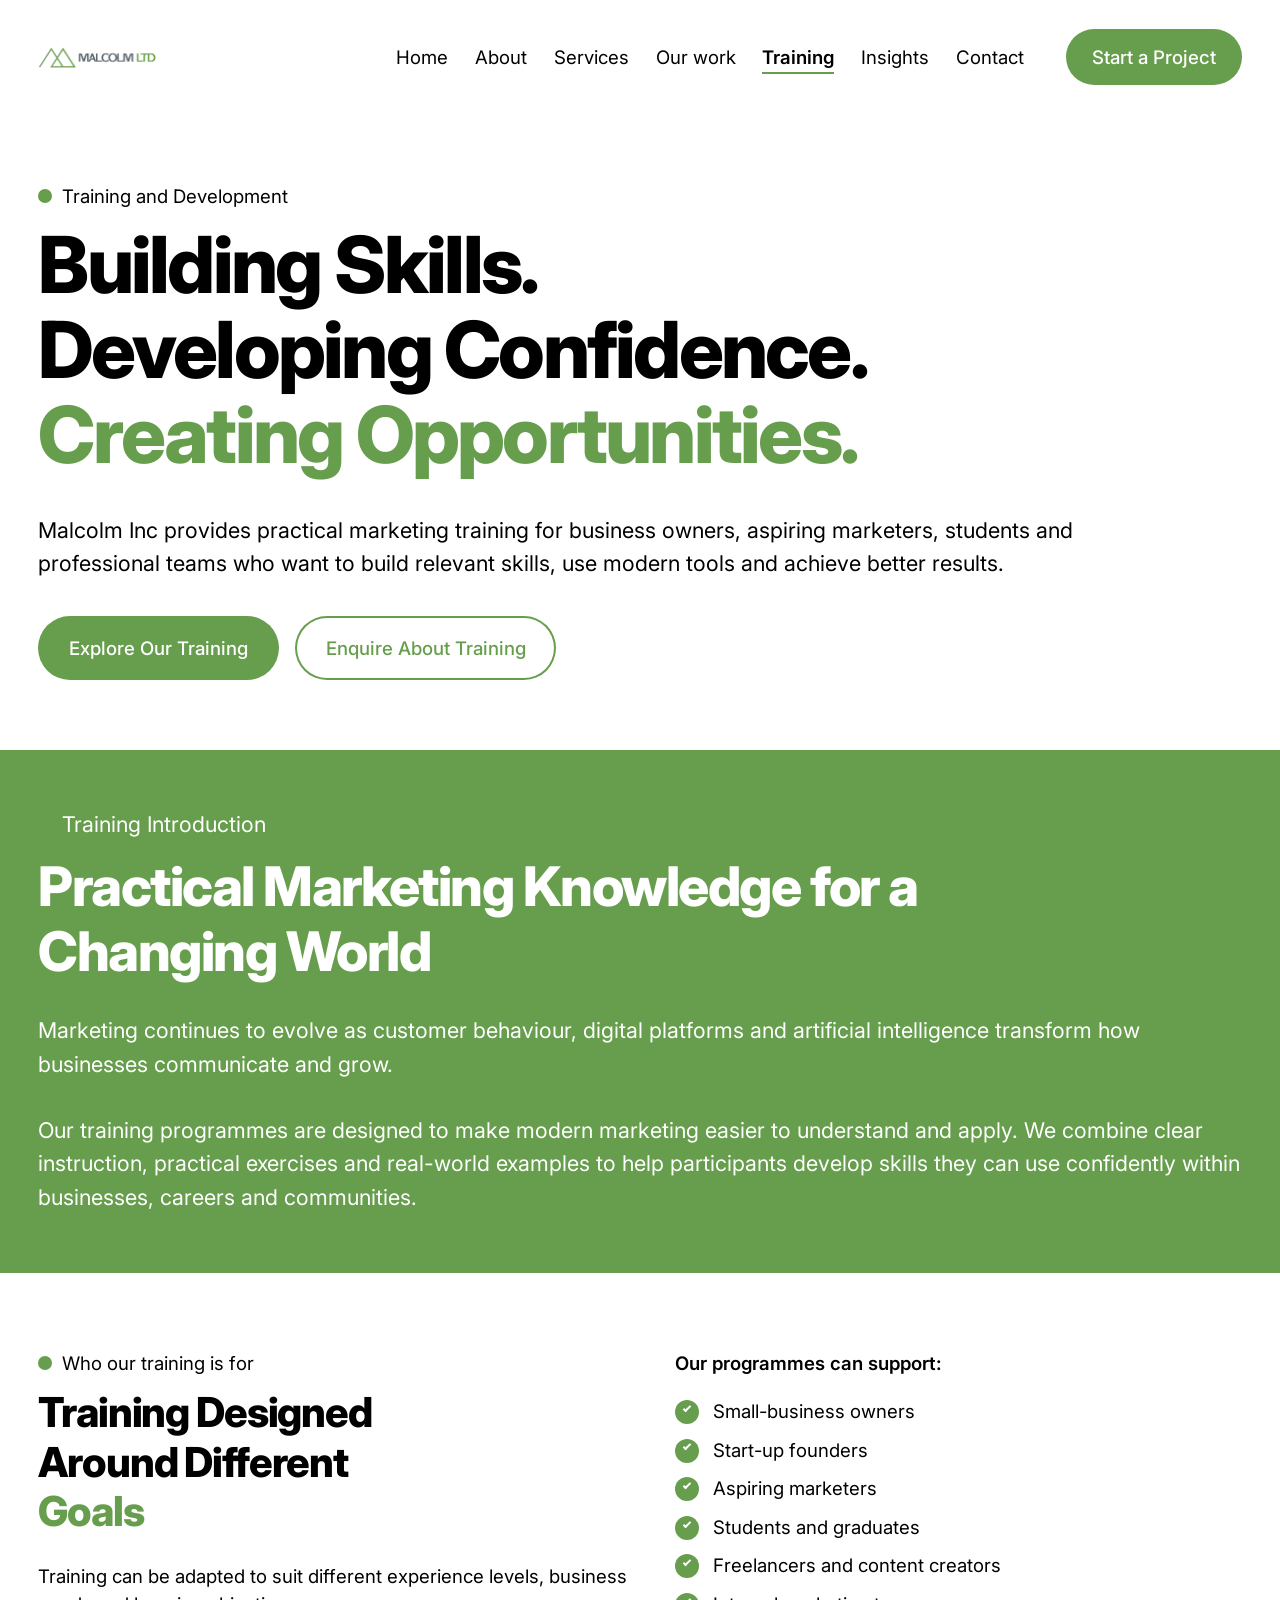
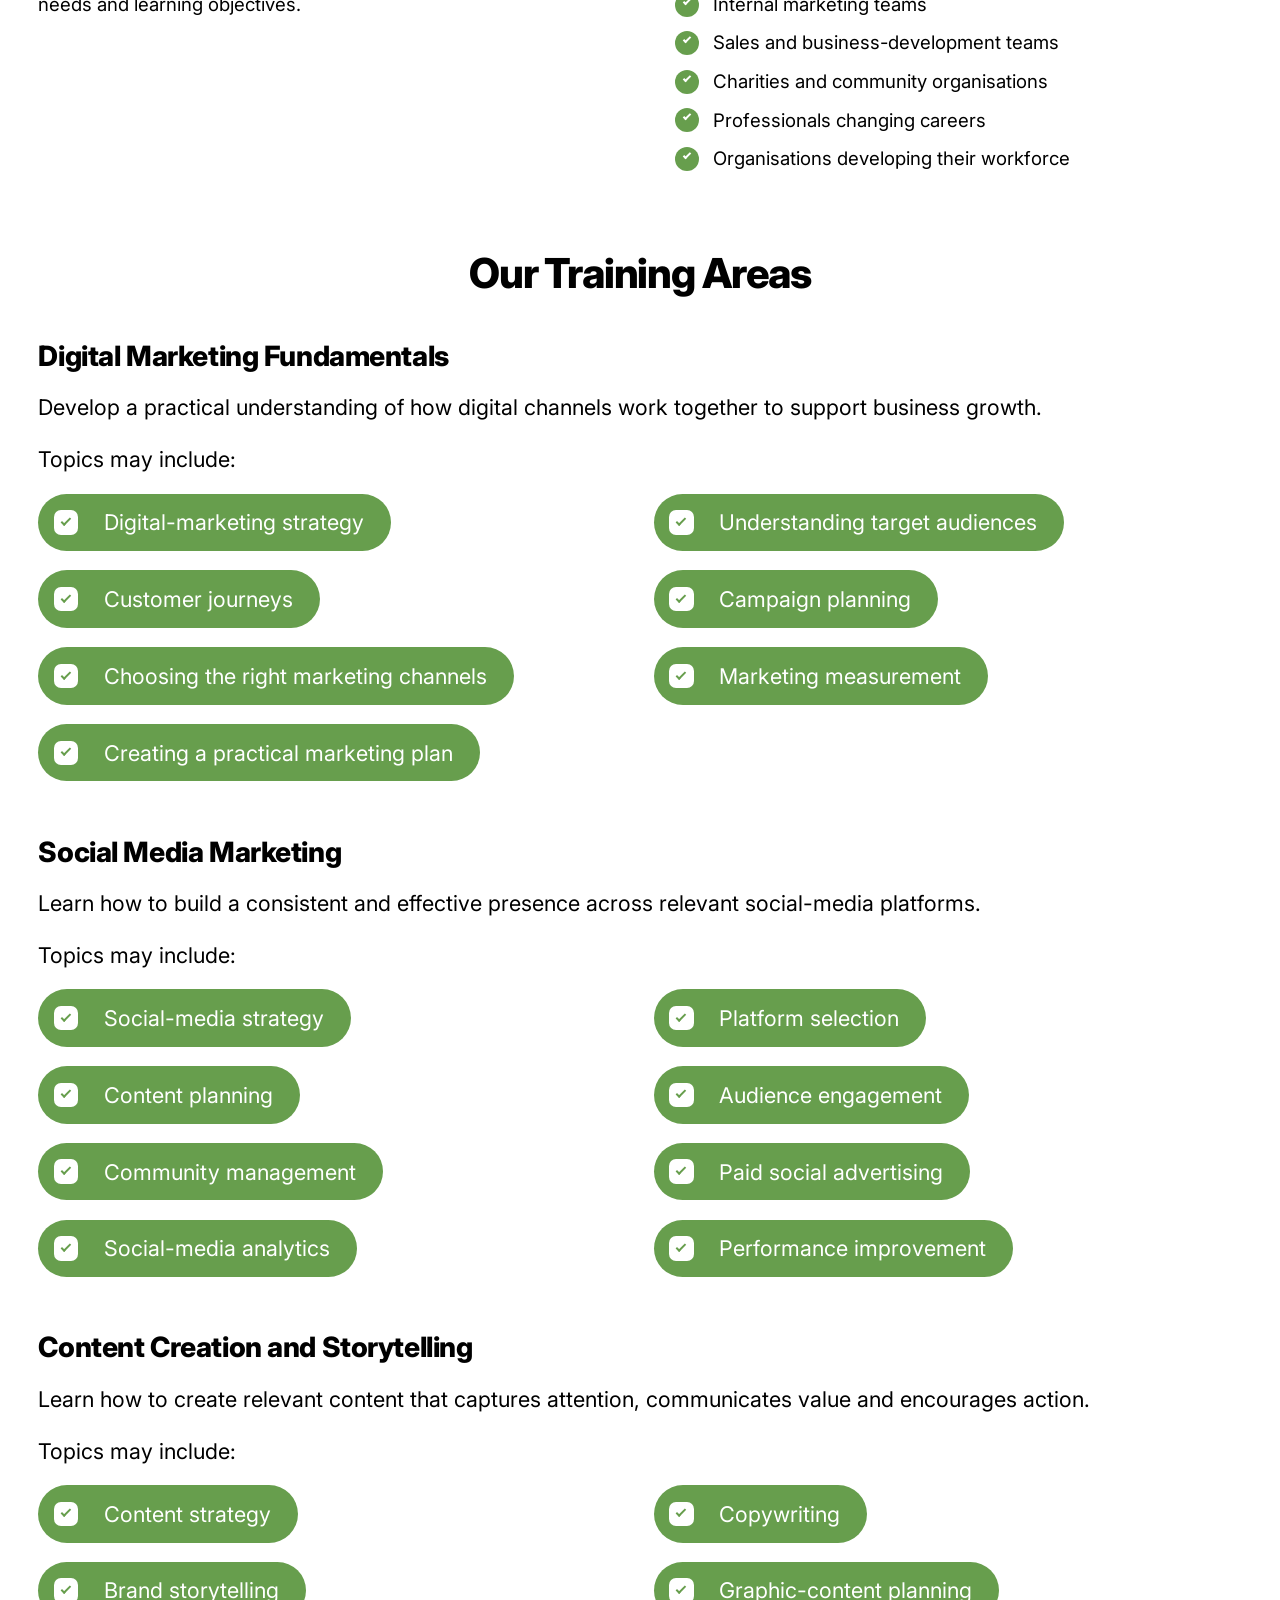
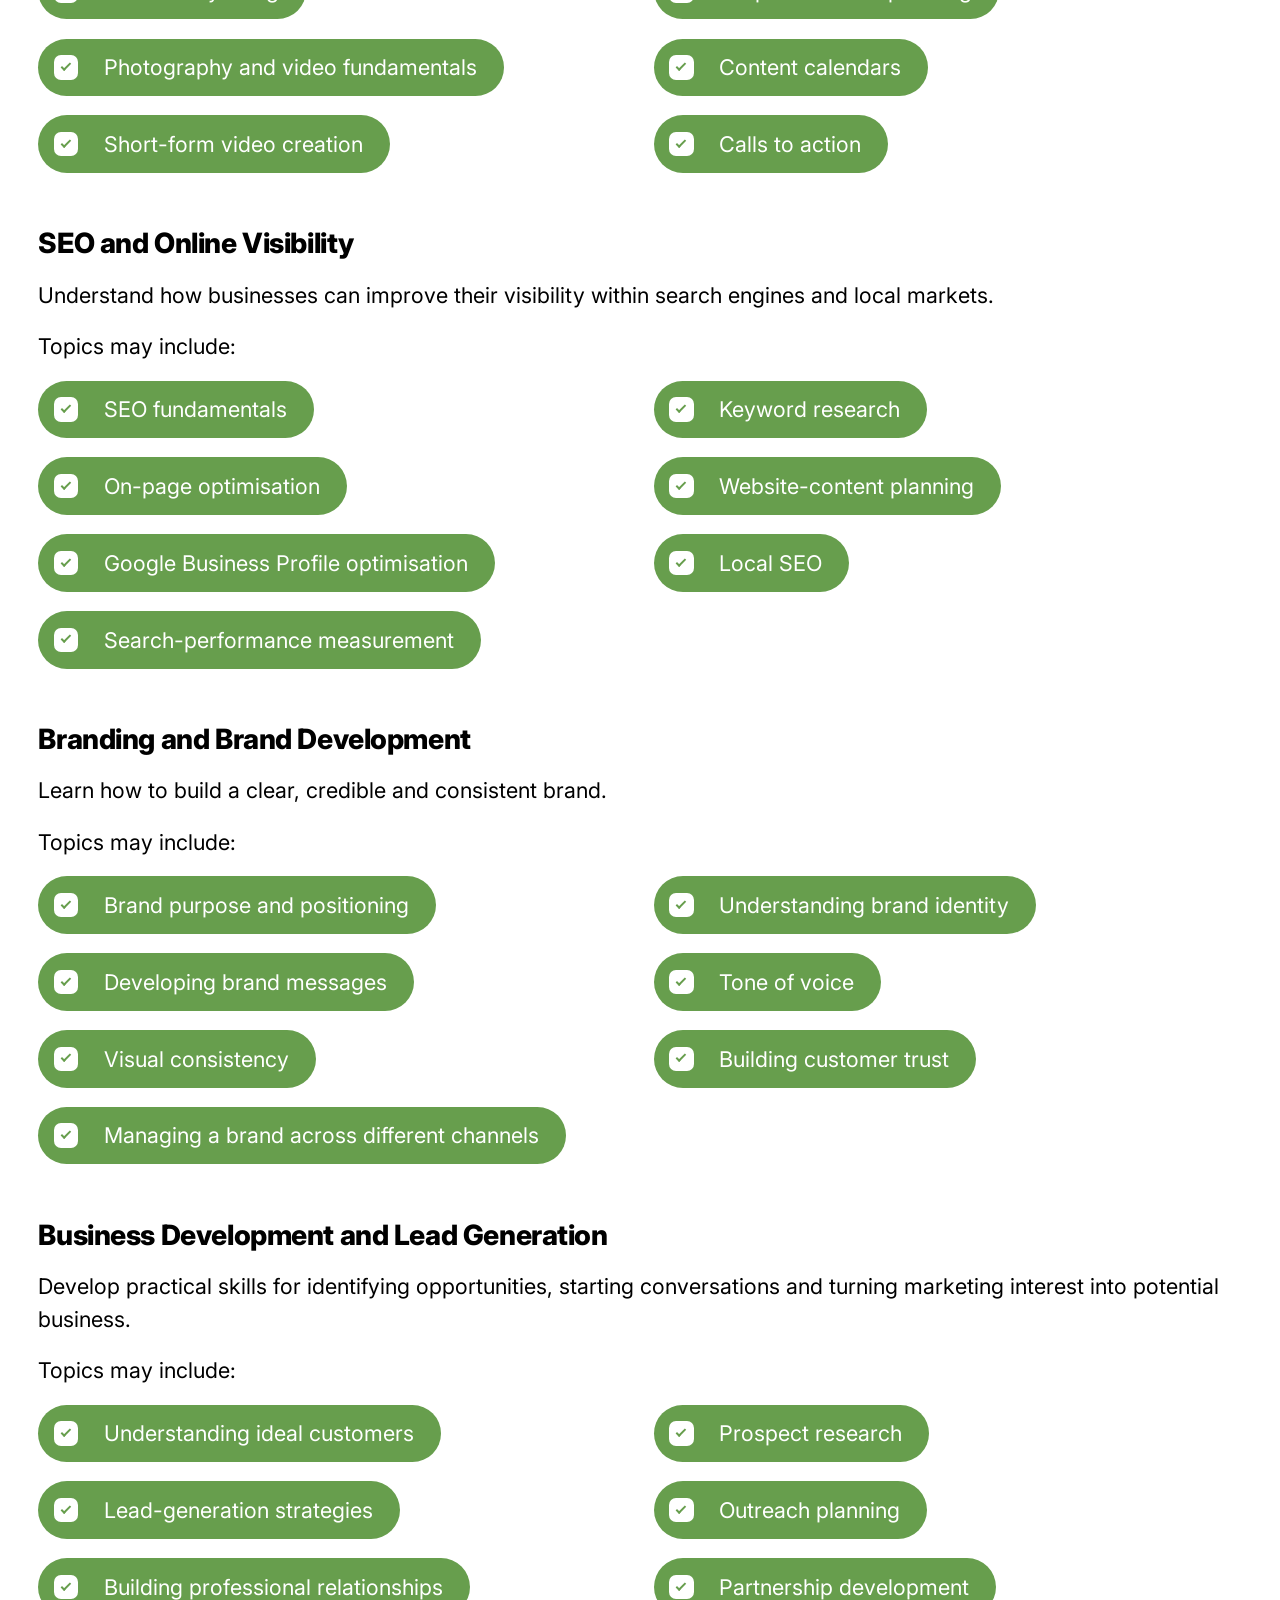
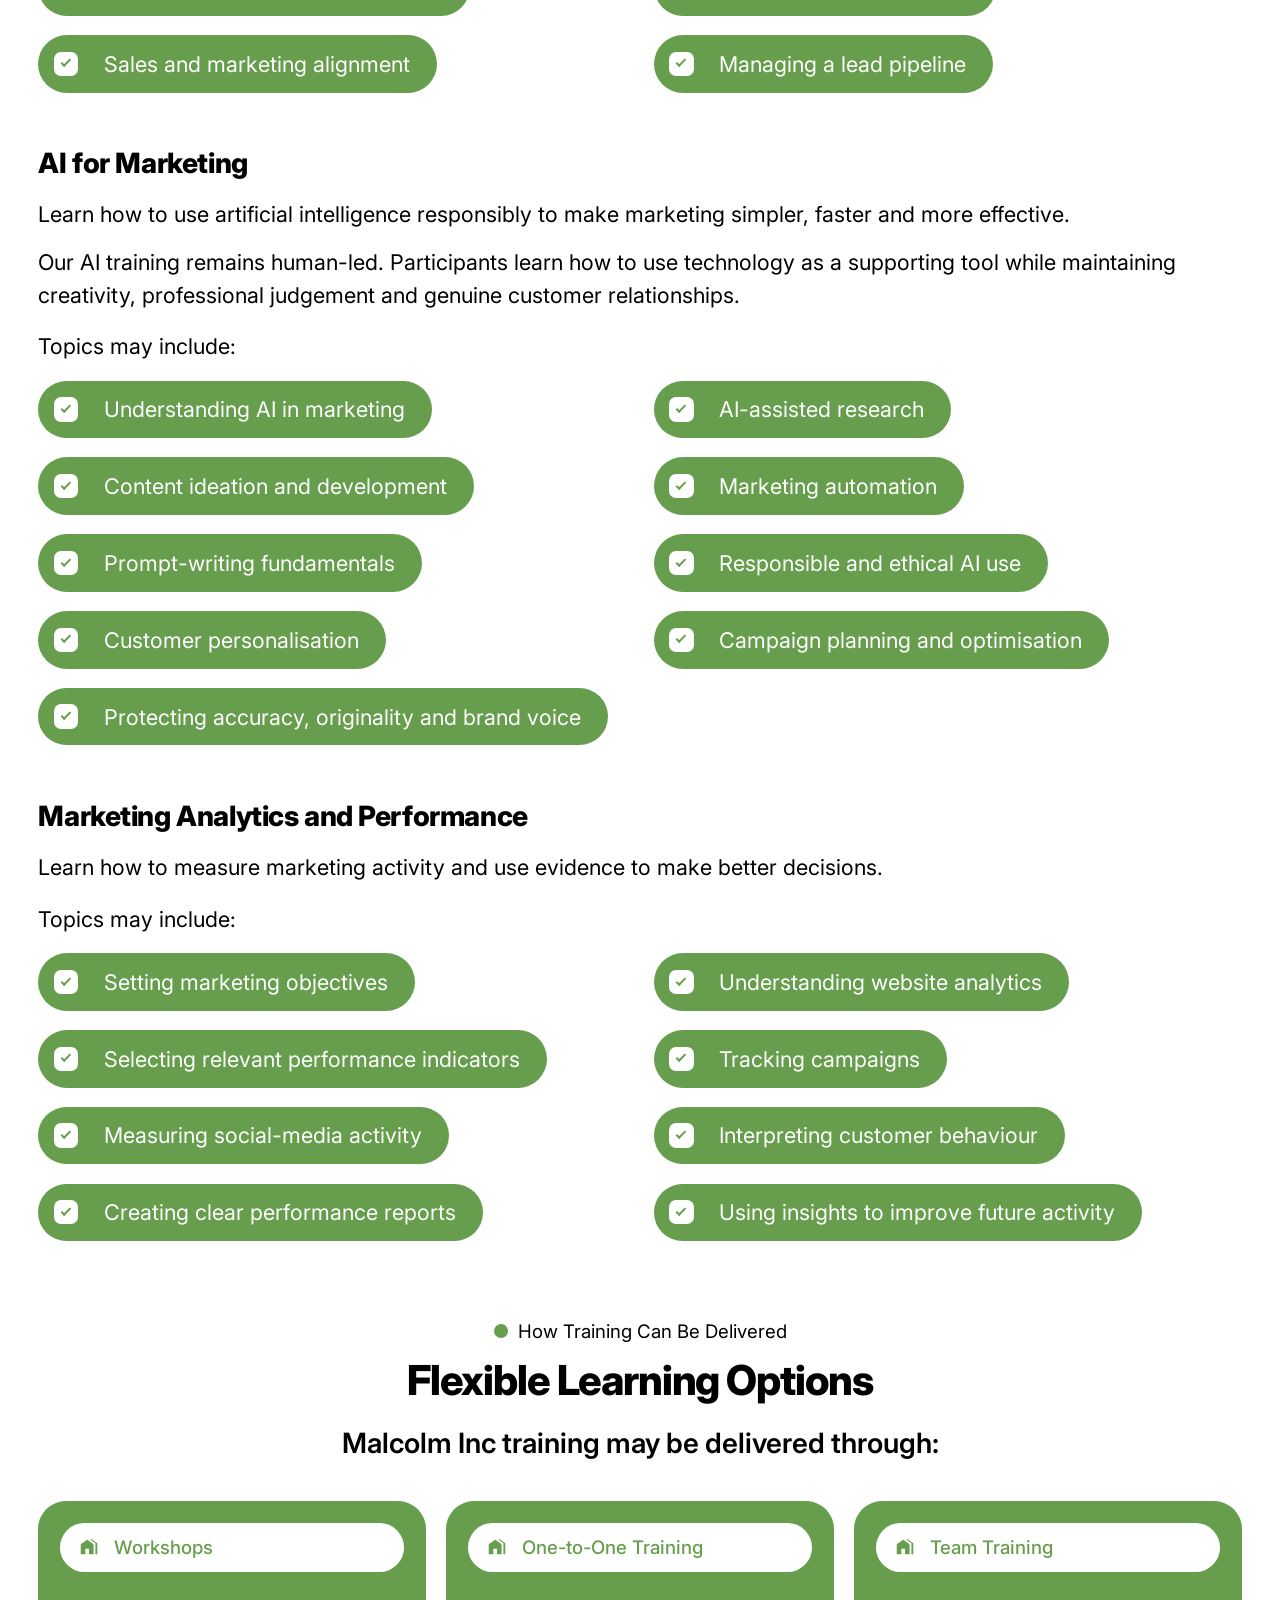
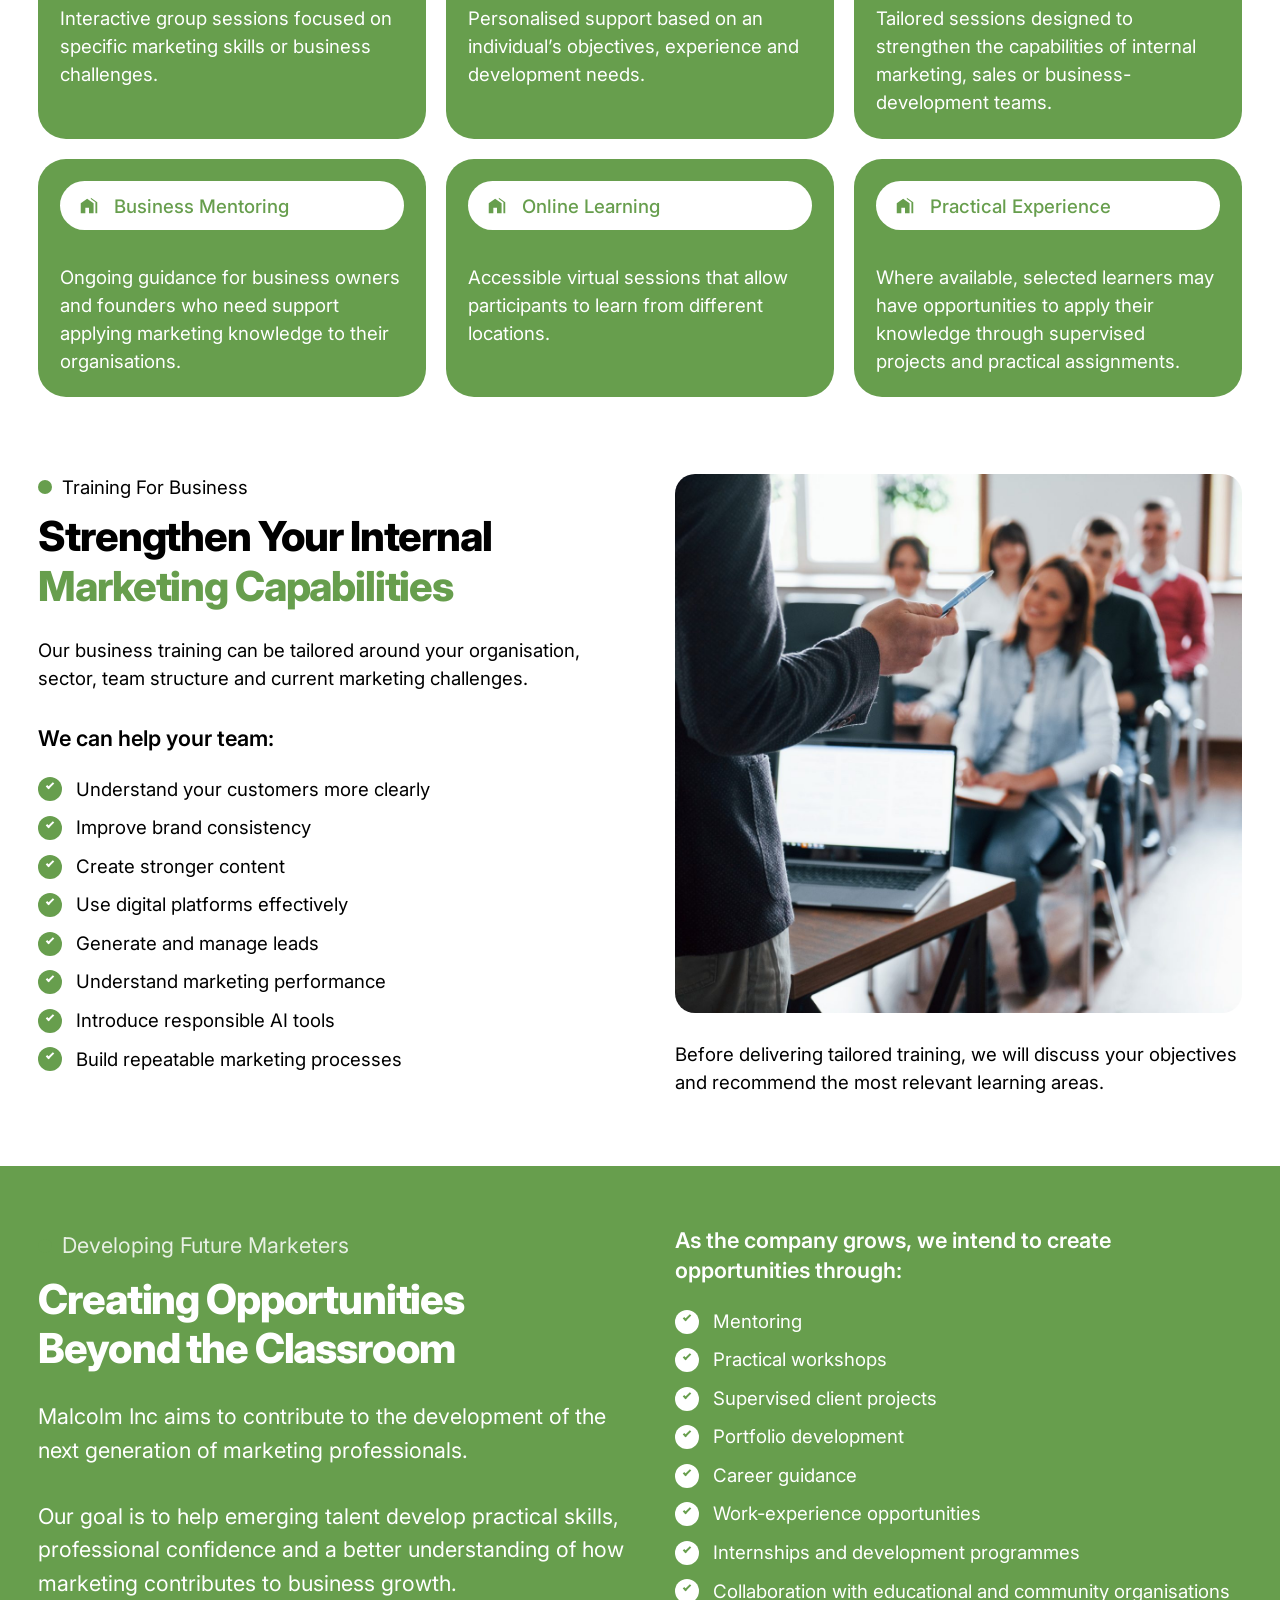
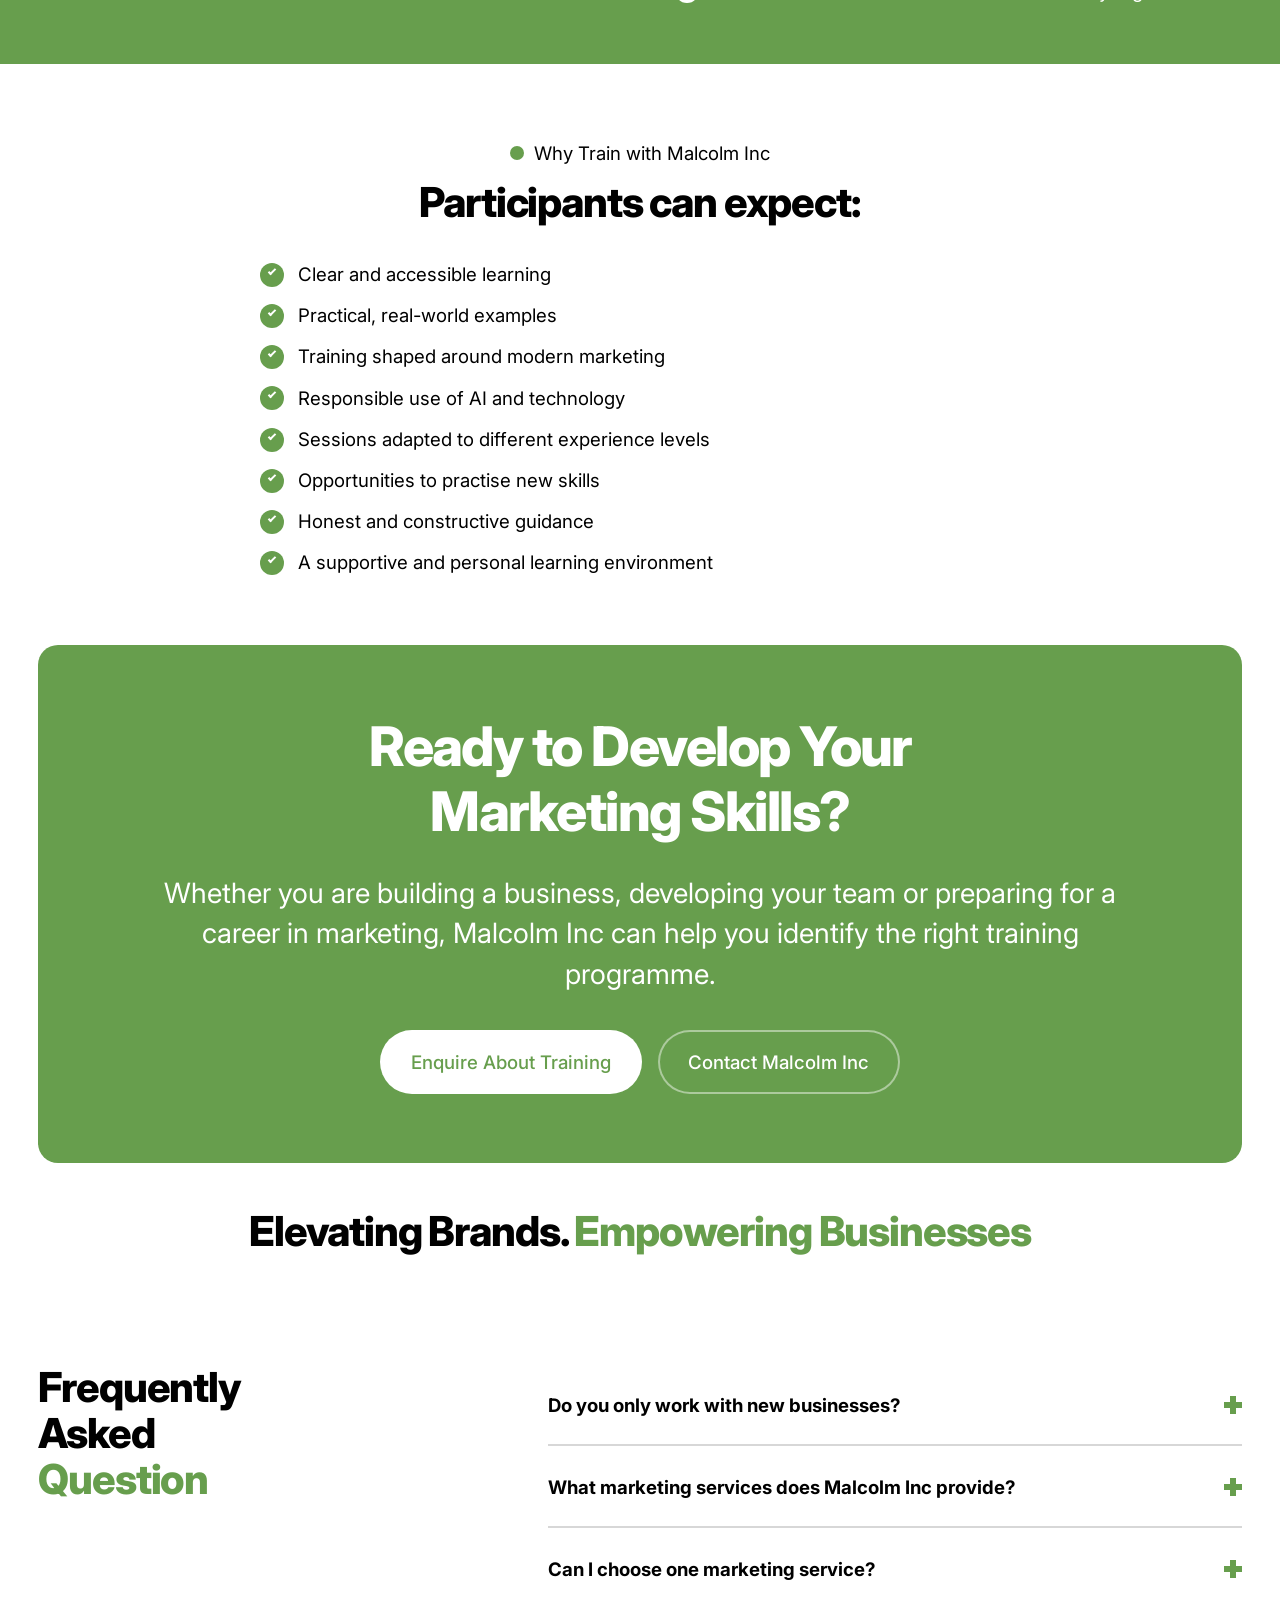
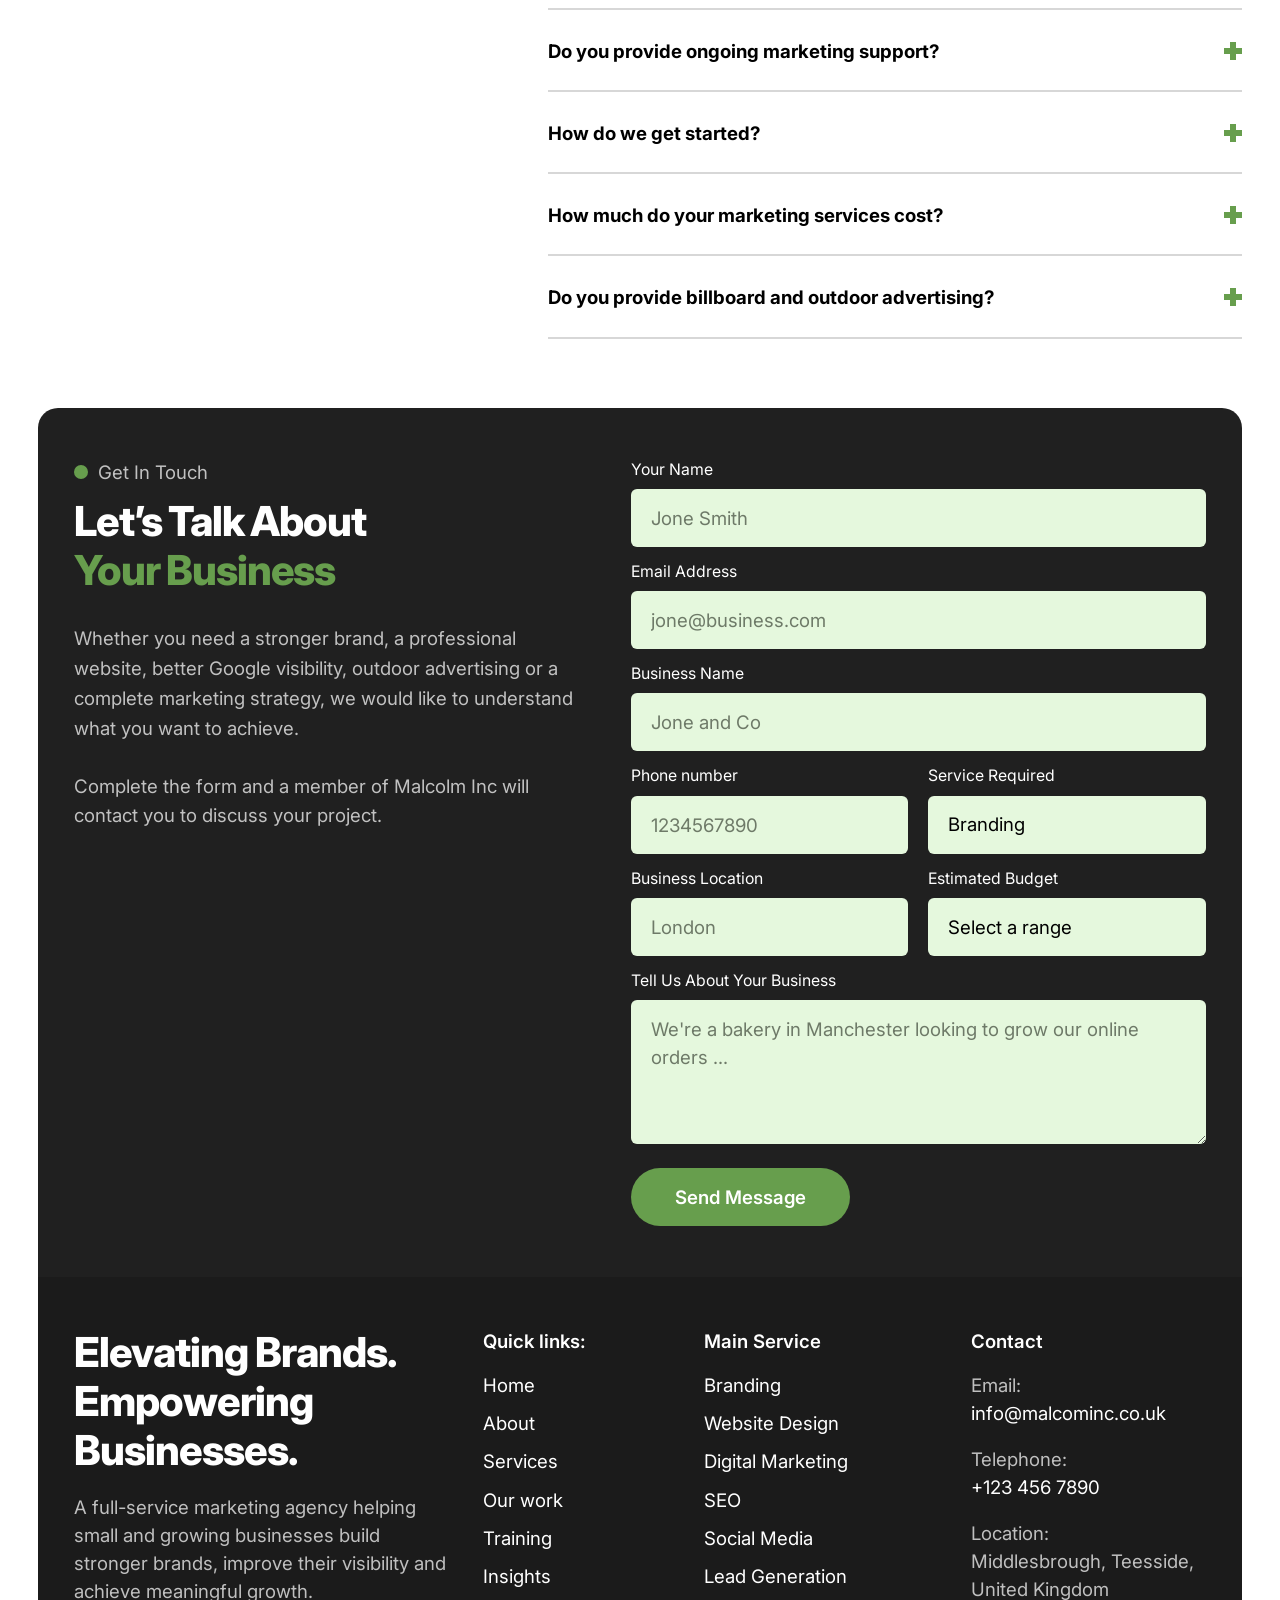
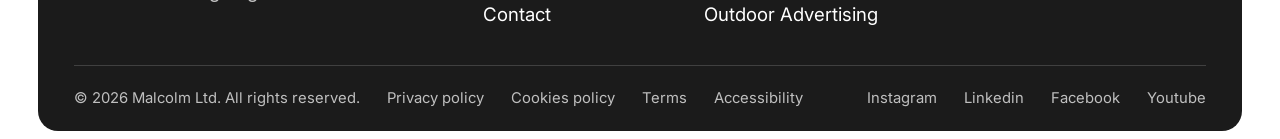
<file: training.html>
<!DOCTYPE html>
<html lang="en">
<head>
<meta charset="utf-8">
<meta name="viewport" content="width=device-width, initial-scale=1">
<title>Training — Malcolm Inc</title>
<meta name="description" content="Malcolm Inc provides practical marketing training for business owners, aspiring marketers, students and professional teams who want to build relevant skills, use modern tools and achieve better results.">
<meta name="theme-color" content="#679E4D">

<link rel="icon" type="image/png" href="images/favicon.png">
<link rel="apple-touch-icon" href="images/favicon.png">

<meta property="og:type" content="website">
<meta property="og:title" content="Training — Malcolm Inc">
<meta property="og:description" content="Building skills. Developing confidence. Creating opportunities.">
<meta property="og:image" content="images/logo-stacked.png">

<link rel="preconnect" href="https://fonts.googleapis.com">
<link rel="preconnect" href="https://fonts.gstatic.com" crossorigin>
<link href="https://fonts.googleapis.com/css2?family=Inter:wght@400;500;600;700;800;900&display=swap" rel="stylesheet">

<link rel="stylesheet" href="css/styles.css">
<script>document.documentElement.classList.add('js');</script>
</head>
<body>

<a class="skip-link" href="#main">Skip to content</a>

<!-- ============================ HEADER ============================ -->
<header class="site-header" id="siteHeader">
  <div class="container header-inner">
    <a class="logo" href="index.html" aria-label="Malcolm Inc — home">
      <picture>
        <source media="(max-width: 900px)" srcset="images/logo-horizontal.png">
        <img src="images/logo-stacked.png" alt="Malcolm Inc" width="800" height="435">
      </picture>
    </a>

    <nav class="nav" id="primaryNav" aria-label="Primary">
      <a href="index.html">Home</a>
      <a href="about.html">About</a>
      <a href="services.html">Services</a>
      <a href="index.html#work">Our work</a>
      <a href="training.html" aria-current="page">Training</a>
      <a href="index.html#insights">Insights</a>
      <a href="contact.html">Contact</a>
      <a class="btn btn-primary btn-sm nav-cta" href="contact.html#enquiry">Start a Project</a>
    </nav>

    <a class="btn btn-primary btn-sm header-cta" href="contact.html#enquiry">Start a Project</a>

    <button class="nav-toggle" id="navToggle" aria-expanded="false" aria-controls="primaryNav">
      <span class="nav-toggle-bars" aria-hidden="true"><span></span><span></span></span>
      <span class="sr-only">Menu</span>
    </button>
  </div>
</header>

<main id="main">

  <!-- ============================ HERO ============================ -->
  <section class="hero">
    <div class="container">
      <p class="eyebrow eyebrow--dot reveal">Training and Development</p>
      <h1 class="h1 reveal" style="margin-top:14px">Building Skills. <br class="brk">Developing Confidence. <br class="brk"><span class="accent">Creating Opportunities.</span></h1>
      <p class="lede reveal" style="margin-top:36px;max-width:74ch">Malcolm Inc provides practical
      marketing training for business owners, aspiring marketers, students and professional
      teams who want to build relevant skills, use modern tools and achieve better results.</p>
      <div class="hero-actions reveal">
        <a class="btn btn-primary" href="#areas">Explore Our Training</a>
        <a class="btn btn-outline" href="contact.html#enquiry">Enquire About Training</a>
      </div>
    </div>
  </section>

  <!-- ============================ INTRO (green band) ============================ -->
  <section class="band-green">
    <div class="container">
      <p class="eyebrow eyebrow--dot reveal">Training Introduction</p>
      <h2 class="section-title reveal" style="margin-top:12px">Practical Marketing Knowledge for a <br class="brk">Changing World</h2>
      <div class="prose reveal" style="margin-top:30px;max-width:92ch;font-size:var(--fs-lead)">
        <p>Marketing continues to evolve as customer behaviour, digital platforms and artificial
        intelligence transform how businesses communicate and grow.</p>
        <p>Our training programmes are designed to make modern marketing easier to understand
        and apply. We combine clear instruction, practical exercises and real-world examples to
        help participants develop skills they can use confidently within businesses, careers
        and communities.</p>
      </div>
    </div>
  </section>

  <!-- ============================ WHO IT'S FOR ============================ -->
  <section class="section">
    <div class="container split-intro">
      <div class="reveal">
        <p class="eyebrow eyebrow--dot">Who our training is for</p>
        <h2 class="section-title section-title--sm">Training Designed <br class="brk">Around Different <br class="brk"><span class="accent">Goals</span></h2>
        <p style="margin-top:26px;line-height:1.5">Training can be adapted to suit different
        experience levels, business needs and learning objectives.</p>
      </div>
      <div class="reveal">
        <h3 class="eyebrow" style="font-weight:600">Our programmes can support:</h3>
        <ul class="tick-list" style="margin-top:22px">
          <li>Small-business owners</li>
          <li>Start-up founders</li>
          <li>Aspiring marketers</li>
          <li>Students and graduates</li>
          <li>Freelancers and content creators</li>
          <li>Internal marketing teams</li>
          <li>Sales and business-development teams</li>
          <li>Charities and community organisations</li>
          <li>Professionals changing careers</li>
          <li>Organisations developing their workforce</li>
        </ul>
      </div>
    </div>
  </section>

  <!-- ============================ TRAINING AREAS ============================ -->
  <section class="section" id="areas">
    <div class="container">
      <h2 class="section-title section-title--sm center reveal">Our Training Areas</h2>

      <div style="margin-top:clamp(32px,3vw,52px)">

        <article class="train-area reveal">
          <h3>Digital Marketing Fundamentals</h3>
          <p>Develop a practical understanding of how digital channels work together to support
          business growth.</p>
          <p class="topics-label">Topics may include:</p>
          <ul class="topics">
            <li><span class="topic-tick" aria-hidden="true"></span>Digital-marketing strategy</li>
            <li><span class="topic-tick" aria-hidden="true"></span>Understanding target audiences</li>
            <li><span class="topic-tick" aria-hidden="true"></span>Customer journeys</li>
            <li><span class="topic-tick" aria-hidden="true"></span>Campaign planning</li>
            <li><span class="topic-tick" aria-hidden="true"></span>Choosing the right marketing channels</li>
            <li><span class="topic-tick" aria-hidden="true"></span>Marketing measurement</li>
            <li><span class="topic-tick" aria-hidden="true"></span>Creating a practical marketing plan</li>
          </ul>
        </article>

        <article class="train-area reveal">
          <h3>Social Media Marketing</h3>
          <p>Learn how to build a consistent and effective presence across relevant social-media
          platforms.</p>
          <p class="topics-label">Topics may include:</p>
          <ul class="topics">
            <li><span class="topic-tick" aria-hidden="true"></span>Social-media strategy</li>
            <li><span class="topic-tick" aria-hidden="true"></span>Platform selection</li>
            <li><span class="topic-tick" aria-hidden="true"></span>Content planning</li>
            <li><span class="topic-tick" aria-hidden="true"></span>Audience engagement</li>
            <li><span class="topic-tick" aria-hidden="true"></span>Community management</li>
            <li><span class="topic-tick" aria-hidden="true"></span>Paid social advertising</li>
            <li><span class="topic-tick" aria-hidden="true"></span>Social-media analytics</li>
            <li><span class="topic-tick" aria-hidden="true"></span>Performance improvement</li>
          </ul>
        </article>

        <article class="train-area reveal">
          <h3>Content Creation and Storytelling</h3>
          <p>Learn how to create relevant content that captures attention, communicates value
          and encourages action.</p>
          <p class="topics-label">Topics may include:</p>
          <ul class="topics">
            <li><span class="topic-tick" aria-hidden="true"></span>Content strategy</li>
            <li><span class="topic-tick" aria-hidden="true"></span>Copywriting</li>
            <li><span class="topic-tick" aria-hidden="true"></span>Brand storytelling</li>
            <li><span class="topic-tick" aria-hidden="true"></span>Graphic-content planning</li>
            <li><span class="topic-tick" aria-hidden="true"></span>Photography and video fundamentals</li>
            <li><span class="topic-tick" aria-hidden="true"></span>Content calendars</li>
            <li><span class="topic-tick" aria-hidden="true"></span>Short-form video creation</li>
            <li><span class="topic-tick" aria-hidden="true"></span>Calls to action</li>
          </ul>
        </article>

        <article class="train-area reveal">
          <h3>SEO and Online Visibility</h3>
          <p>Understand how businesses can improve their visibility within search engines and
          local markets.</p>
          <p class="topics-label">Topics may include:</p>
          <ul class="topics">
            <li><span class="topic-tick" aria-hidden="true"></span>SEO fundamentals</li>
            <li><span class="topic-tick" aria-hidden="true"></span>Keyword research</li>
            <li><span class="topic-tick" aria-hidden="true"></span>On-page optimisation</li>
            <li><span class="topic-tick" aria-hidden="true"></span>Website-content planning</li>
            <li><span class="topic-tick" aria-hidden="true"></span>Google Business Profile optimisation</li>
            <li><span class="topic-tick" aria-hidden="true"></span>Local SEO</li>
            <li><span class="topic-tick" aria-hidden="true"></span>Search-performance measurement</li>
          </ul>
        </article>

        <article class="train-area reveal">
          <h3>Branding and Brand Development</h3>
          <p>Learn how to build a clear, credible and consistent brand.</p>
          <p class="topics-label">Topics may include:</p>
          <ul class="topics">
            <li><span class="topic-tick" aria-hidden="true"></span>Brand purpose and positioning</li>
            <li><span class="topic-tick" aria-hidden="true"></span>Understanding brand identity</li>
            <li><span class="topic-tick" aria-hidden="true"></span>Developing brand messages</li>
            <li><span class="topic-tick" aria-hidden="true"></span>Tone of voice</li>
            <li><span class="topic-tick" aria-hidden="true"></span>Visual consistency</li>
            <li><span class="topic-tick" aria-hidden="true"></span>Building customer trust</li>
            <li><span class="topic-tick" aria-hidden="true"></span>Managing a brand across different channels</li>
          </ul>
        </article>

        <article class="train-area reveal">
          <h3>Business Development and Lead Generation</h3>
          <p>Develop practical skills for identifying opportunities, starting conversations and
          turning marketing interest into potential business.</p>
          <p class="topics-label">Topics may include:</p>
          <ul class="topics">
            <li><span class="topic-tick" aria-hidden="true"></span>Understanding ideal customers</li>
            <li><span class="topic-tick" aria-hidden="true"></span>Prospect research</li>
            <li><span class="topic-tick" aria-hidden="true"></span>Lead-generation strategies</li>
            <li><span class="topic-tick" aria-hidden="true"></span>Outreach planning</li>
            <li><span class="topic-tick" aria-hidden="true"></span>Building professional relationships</li>
            <li><span class="topic-tick" aria-hidden="true"></span>Partnership development</li>
            <li><span class="topic-tick" aria-hidden="true"></span>Sales and marketing alignment</li>
            <li><span class="topic-tick" aria-hidden="true"></span>Managing a lead pipeline</li>
          </ul>
        </article>

        <article class="train-area reveal">
          <h3>AI for Marketing</h3>
          <p>Learn how to use artificial intelligence responsibly to make marketing simpler,
          faster and more effective.</p>
          <p>Our AI training remains human-led. Participants learn how to use technology as a
          supporting tool while maintaining creativity, professional judgement and genuine
          customer relationships.</p>
          <p class="topics-label">Topics may include:</p>
          <ul class="topics">
            <li><span class="topic-tick" aria-hidden="true"></span>Understanding AI in marketing</li>
            <li><span class="topic-tick" aria-hidden="true"></span>AI-assisted research</li>
            <li><span class="topic-tick" aria-hidden="true"></span>Content ideation and development</li>
            <li><span class="topic-tick" aria-hidden="true"></span>Marketing automation</li>
            <li><span class="topic-tick" aria-hidden="true"></span>Prompt-writing fundamentals</li>
            <li><span class="topic-tick" aria-hidden="true"></span>Responsible and ethical AI use</li>
            <li><span class="topic-tick" aria-hidden="true"></span>Customer personalisation</li>
            <li><span class="topic-tick" aria-hidden="true"></span>Campaign planning and optimisation</li>
            <li><span class="topic-tick" aria-hidden="true"></span>Protecting accuracy, originality and brand voice</li>
          </ul>
        </article>

        <article class="train-area reveal">
          <h3>Marketing Analytics and Performance</h3>
          <p>Learn how to measure marketing activity and use evidence to make better decisions.</p>
          <p class="topics-label">Topics may include:</p>
          <ul class="topics">
            <li><span class="topic-tick" aria-hidden="true"></span>Setting marketing objectives</li>
            <li><span class="topic-tick" aria-hidden="true"></span>Understanding website analytics</li>
            <li><span class="topic-tick" aria-hidden="true"></span>Selecting relevant performance indicators</li>
            <li><span class="topic-tick" aria-hidden="true"></span>Tracking campaigns</li>
            <li><span class="topic-tick" aria-hidden="true"></span>Measuring social-media activity</li>
            <li><span class="topic-tick" aria-hidden="true"></span>Interpreting customer behaviour</li>
            <li><span class="topic-tick" aria-hidden="true"></span>Creating clear performance reports</li>
            <li><span class="topic-tick" aria-hidden="true"></span>Using insights to improve future activity</li>
          </ul>
        </article>

      </div>
    </div>
  </section>

  <!-- ============================ DELIVERY ============================ -->
  <section class="section center">
    <div class="container">
      <p class="eyebrow eyebrow--dot reveal" style="justify-content:center">How Training Can Be Delivered</p>
      <h2 class="section-title section-title--sm reveal" style="margin-top:12px">Flexible Learning Options</h2>
      <p class="reveal" style="margin-top:18px;font-size:var(--fs-h4);font-weight:600">Malcolm Inc training may be delivered through:</p>

      <div class="delivery" style="text-align:left">
        <div class="delivery-card reveal">
          <h3><svg viewBox="0 0 24 24" aria-hidden="true"><path d="M3 20V9l7-5 7 5v11h-5v-6h-4v6H3Zm16 0V8l-5-3.6V3l7 5v12h-2Z"/></svg>Workshops</h3>
          <p>Interactive group sessions focused on specific marketing skills or business challenges.</p>
        </div>
        <div class="delivery-card reveal">
          <h3><svg viewBox="0 0 24 24" aria-hidden="true"><path d="M3 20V9l7-5 7 5v11h-5v-6h-4v6H3Zm16 0V8l-5-3.6V3l7 5v12h-2Z"/></svg>One-to-One Training</h3>
          <p>Personalised support based on an individual&rsquo;s objectives, experience and
          development needs.</p>
        </div>
        <div class="delivery-card reveal">
          <h3><svg viewBox="0 0 24 24" aria-hidden="true"><path d="M3 20V9l7-5 7 5v11h-5v-6h-4v6H3Zm16 0V8l-5-3.6V3l7 5v12h-2Z"/></svg>Team Training</h3>
          <p>Tailored sessions designed to strengthen the capabilities of internal marketing,
          sales or business-development teams.</p>
        </div>
        <div class="delivery-card reveal">
          <h3><svg viewBox="0 0 24 24" aria-hidden="true"><path d="M3 20V9l7-5 7 5v11h-5v-6h-4v6H3Zm16 0V8l-5-3.6V3l7 5v12h-2Z"/></svg>Business Mentoring</h3>
          <p>Ongoing guidance for business owners and founders who need support applying
          marketing knowledge to their organisations.</p>
        </div>
        <div class="delivery-card reveal">
          <h3><svg viewBox="0 0 24 24" aria-hidden="true"><path d="M3 20V9l7-5 7 5v11h-5v-6h-4v6H3Zm16 0V8l-5-3.6V3l7 5v12h-2Z"/></svg>Online Learning</h3>
          <p>Accessible virtual sessions that allow participants to learn from different locations.</p>
        </div>
        <div class="delivery-card reveal">
          <h3><svg viewBox="0 0 24 24" aria-hidden="true"><path d="M3 20V9l7-5 7 5v11h-5v-6h-4v6H3Zm16 0V8l-5-3.6V3l7 5v12h-2Z"/></svg>Practical Experience</h3>
          <p>Where available, selected learners may have opportunities to apply their knowledge
          through supervised projects and practical assignments.</p>
        </div>
      </div>
    </div>
  </section>

  <!-- ============================ BUSINESS TRAINING ============================ -->
  <section class="section">
    <div class="container split-intro">
      <div class="reveal">
        <p class="eyebrow eyebrow--dot">Training For Business</p>
        <h2 class="section-title section-title--sm">Strengthen Your Internal <br class="brk"><span class="accent">Marketing Capabilities</span></h2>
        <p style="margin-top:26px;line-height:1.5">Our business training can be tailored around
        your organisation, sector, team structure and current marketing challenges.</p>
        <h3 style="margin-top:30px;font-weight:600;font-size:var(--fs-lead)">We can help your team:</h3>
        <ul class="tick-list" style="margin-top:22px">
          <li>Understand your customers more clearly</li>
          <li>Improve brand consistency</li>
          <li>Create stronger content</li>
          <li>Use digital platforms effectively</li>
          <li>Generate and manage leads</li>
          <li>Understand marketing performance</li>
          <li>Introduce responsible AI tools</li>
          <li>Build repeatable marketing processes</li>
        </ul>
      </div>
      <div class="reveal">
        <div class="media-block media-block--wide">
          <img src="images/training-classroom.jpg" alt="A trainer presenting to a room of seated participants"
               width="1256" height="1194" loading="lazy" decoding="async">
        </div>
        <p style="margin-top:28px;line-height:1.5">Before delivering tailored training, we will
        discuss your objectives and recommend the most relevant learning areas.</p>
      </div>
    </div>
  </section>

  <!-- ============================ FUTURE MARKETERS (green band) ============================ -->
  <section class="band-green">
    <div class="container band-green-inner">
      <div class="reveal">
        <p class="eyebrow eyebrow--dot">Developing Future Marketers</p>
        <h2 class="section-title section-title--sm">Creating Opportunities <br class="brk">Beyond the Classroom</h2>
        <div class="prose" style="margin-top:26px">
          <p>Malcolm Inc aims to contribute to the development of the next generation of
          marketing professionals.</p>
          <p>Our goal is to help emerging talent develop practical skills, professional
          confidence and a better understanding of how marketing contributes to business growth.</p>
        </div>
      </div>
      <div class="reveal">
        <h3 style="font-weight:600;font-size:var(--fs-lead)">As the company grows, we intend to create opportunities through:</h3>
        <ul class="tick-list" style="margin-top:22px">
          <li>Mentoring</li>
          <li>Practical workshops</li>
          <li>Supervised client projects</li>
          <li>Portfolio development</li>
          <li>Career guidance</li>
          <li>Work-experience opportunities</li>
          <li>Internships and development programmes</li>
          <li>Collaboration with educational and community organisations</li>
        </ul>
      </div>
    </div>
  </section>

  <!-- ============================ WHY TRAIN ============================ -->
  <section class="section center">
    <div class="container">
      <p class="eyebrow eyebrow--dot reveal" style="justify-content:center">Why Train with Malcolm Inc</p>
      <h2 class="section-title section-title--sm reveal" style="margin-top:12px">Participants can expect:</h2>
      <ul class="tick-list expect-list reveal">
        <li>Clear and accessible learning</li>
        <li>Practical, real-world examples</li>
        <li>Training shaped around modern marketing</li>
        <li>Responsible use of AI and technology</li>
        <li>Sessions adapted to different experience levels</li>
        <li>Opportunities to practise new skills</li>
        <li>Honest and constructive guidance</li>
        <li>A supportive and personal learning environment</li>
      </ul>
    </div>
  </section>

  <!-- ============================ CTA ============================ -->
  <section class="container">
    <div class="cta-block cta-block--green on-dark reveal">
      <h2 class="section-title">Ready to Develop Your <br class="brk">Marketing Skills?</h2>
      <p>Whether you are building a business, developing your team or preparing for a career in
      marketing, Malcolm Inc can help you identify the right training programme.</p>
      <div class="hero-actions">
        <a class="btn btn-oncard" href="contact.html#enquiry">Enquire About Training</a>
        <a class="btn btn-outline" href="contact.html">Contact Malcolm Inc</a>
      </div>
    </div>
  </section>

  <section class="tagline-band">
    <div class="container">
      <p class="section-title section-title--sm reveal">Elevating Brands. <span class="accent">Empowering Businesses</span></p>
    </div>
  </section>

  <!-- ============================ FAQ ============================ -->
  <section class="faq">
    <div class="container faq-inner">
      <h2 class="section-title section-title--sm reveal">Frequently <br class="brk">Asked <br class="brk"><span class="accent">Question</span></h2>

      <div class="accordion reveal">
        <div class="acc-item">
          <h3><button type="button" class="acc-trigger" aria-expanded="false" aria-controls="tfaq1">
            <span>Do you only work with new businesses?</span><span class="acc-icon" aria-hidden="true"></span></button></h3>
          <div class="acc-panel" id="tfaq1" hidden><p>No. We work with businesses at every stage —
          from a first website through to established companies that need their marketing
          rebuilt. What matters is that you want to grow and are ready to act on a plan.</p></div>
        </div>
        <div class="acc-item">
          <h3><button type="button" class="acc-trigger" aria-expanded="false" aria-controls="tfaq2">
            <span>What marketing services does Malcolm Inc provide?</span><span class="acc-icon" aria-hidden="true"></span></button></h3>
          <div class="acc-panel" id="tfaq2" hidden><p>Brand strategy and creative, website design,
          digital marketing and SEO, social media and content, business development and lead
          generation, campaigns and advertising, outdoor and billboard advertising,
          AI-supported marketing, and marketing training.</p></div>
        </div>
        <div class="acc-item">
          <h3><button type="button" class="acc-trigger" aria-expanded="false" aria-controls="tfaq3">
            <span>Can I choose one marketing service?</span><span class="acc-icon" aria-hidden="true"></span></button></h3>
          <div class="acc-panel" id="tfaq3" hidden><p>Yes. Many clients start with a single piece
          of work and add more once they see results. We will tell you honestly if something
          else would move the needle first.</p></div>
        </div>
        <div class="acc-item">
          <h3><button type="button" class="acc-trigger" aria-expanded="false" aria-controls="tfaq4">
            <span>Do you provide ongoing marketing support?</span><span class="acc-icon" aria-hidden="true"></span></button></h3>
          <div class="acc-panel" id="tfaq4" hidden><p>Yes. Alongside one-off projects we offer
          ongoing monthly support and integrated partnerships where we coordinate several
          services for you.</p></div>
        </div>
        <div class="acc-item">
          <h3><button type="button" class="acc-trigger" aria-expanded="false" aria-controls="tfaq5">
            <span>How do we get started?</span><span class="acc-icon" aria-hidden="true"></span></button></h3>
          <div class="acc-panel" id="tfaq5" hidden><p>Send us a message using the enquiry form on
          the contact page. We will arrange a short call to understand your goals, then come
          back with a clear plan and a straight-talking proposal — no obligation.</p></div>
        </div>
        <div class="acc-item">
          <h3><button type="button" class="acc-trigger" aria-expanded="false" aria-controls="tfaq6">
            <span>How much do your marketing services cost?</span><span class="acc-icon" aria-hidden="true"></span></button></h3>
          <div class="acc-panel" id="tfaq6" hidden><p>Cost depends on scope, timescale and whether
          you need one service or several. We build proposals around your budget and tell you
          clearly what is included before any work begins.</p></div>
        </div>
        <div class="acc-item">
          <h3><button type="button" class="acc-trigger" aria-expanded="false" aria-controls="tfaq7">
            <span>Do you provide billboard and outdoor advertising?</span><span class="acc-icon" aria-hidden="true"></span></button></h3>
          <div class="acc-panel" id="tfaq7" hidden><p>Yes. We plan and manage outdoor campaigns,
          produce billboard artwork and book media through trusted partners. We are also
          developing our own network of traditional and digital billboards.</p></div>
        </div>
      </div>
    </div>
  </section>

  <!-- ============================ CONTACT + FOOTER ============================ -->
  <div class="container dark-wrap" id="contact">
    <section class="contact-block on-dark">
      <div class="contact-inner">
        <div class="reveal">
          <p class="eyebrow eyebrow--dot">Get In Touch</p>
          <h2 class="section-title section-title--sm">Let&rsquo;s Talk About <br class="brk"><span class="accent">Your Business</span></h2>
          <div class="prose">
            <p>Whether you need a stronger brand, a professional website, better Google
            visibility, outdoor advertising or a complete marketing strategy, we would like
            to understand what you want to achieve.</p>
            <p>Complete the form and a member of Malcolm Inc will contact you to discuss
            your project.</p>
          </div>
        </div>

        <form class="contact-form form-grid" id="contactForm" novalidate
              action="https://api.web3forms.com/submit" method="POST">
          <input type="hidden" name="access_key" value="">
          <input type="hidden" name="subject" value="New enquiry from malcominc.co.uk (training)">
          <input type="hidden" name="from_name" value="Malcolm Inc website">
          <input type="checkbox" name="botcheck" class="sr-only" tabindex="-1" autocomplete="off">

          <div class="field field--full">
            <label for="name">Your Name</label>
            <input type="text" id="name" name="name" placeholder="Jone Smith" autocomplete="name" required>
          </div>
          <div class="field field--full">
            <label for="email">Email Address</label>
            <input type="email" id="email" name="email" placeholder="jone@business.com" autocomplete="email" required>
          </div>
          <div class="field field--full">
            <label for="business">Business Name</label>
            <input type="text" id="business" name="business" placeholder="Jone and Co" autocomplete="organization">
          </div>
          <div class="field">
            <label for="phone">Phone number</label>
            <input type="tel" id="phone" name="phone" placeholder="1234567890" autocomplete="tel">
          </div>
          <div class="field">
            <label for="service">Service Required</label>
            <select id="service" name="service">
              <option value="">Branding</option>
              <option>Branding</option><option>Website Design</option>
              <option>Digital Marketing &amp; SEO</option><option>Social Media &amp; Content</option>
              <option>Lead Generation</option><option>Campaigns &amp; Advertising</option>
              <option>Outdoor Advertising</option><option>Marketing Training</option>
              <option>Not sure yet</option>
            </select>
          </div>
          <div class="field">
            <label for="location">Business Location</label>
            <input type="text" id="location" name="location" placeholder="London">
          </div>
          <div class="field">
            <label for="budget">Estimated Budget</label>
            <select id="budget" name="budget">
              <option value="">Select a range</option>
              <option>Under £1,000</option><option>£1,000 – £5,000</option>
              <option>£5,000 – £10,000</option><option>£10,000+</option><option>Not sure yet</option>
            </select>
          </div>
          <div class="field field--full">
            <label for="message">Tell Us About Your Business</label>
            <textarea id="message" name="message" rows="4" required
              placeholder="We're a bakery in Manchester looking to grow our online orders ..."></textarea>
          </div>

          <button type="submit" class="btn btn-send">Send Message</button>
          <p class="form-status" id="formStatus" role="status" aria-live="polite"></p>
        </form>
      </div>
    </section>

    <footer class="site-footer">
      <div class="footer-grid">
        <div>
          <p class="footer-tagline">Elevating Brands. <br>Empowering Businesses.</p>
          <p class="footer-blurb">A full-service marketing agency helping small and growing
          businesses build stronger brands, improve their visibility and achieve meaningful growth.</p>
        </div>
        <nav class="footer-col" aria-labelledby="f-quick">
          <h2 id="f-quick">Quick links:</h2>
          <ul>
            <li><a href="index.html">Home</a></li><li><a href="about.html">About</a></li>
            <li><a href="services.html">Services</a></li><li><a href="index.html#work">Our work</a></li>
            <li><a href="training.html">Training</a></li><li><a href="index.html#insights">Insights</a></li>
            <li><a href="contact.html">Contact</a></li>
          </ul>
        </nav>
        <nav class="footer-col" aria-labelledby="f-serv">
          <h2 id="f-serv">Main Service</h2>
          <ul>
            <li><a href="services.html#brand">Branding</a></li><li><a href="services.html#website">Website Design</a></li>
            <li><a href="services.html#digital">Digital Marketing</a></li><li><a href="services.html#digital">SEO</a></li>
            <li><a href="services.html#social">Social Media</a></li><li><a href="services.html#growth">Lead Generation</a></li>
            <li><a href="services.html#outdoor">Outdoor Advertising</a></li>
          </ul>
        </nav>
        <div class="footer-col">
          <h2>Contact</h2>
          <ul class="footer-contact">
            <li>Email:<br><a href="mailto:info@malcominc.co.uk">info@malcominc.co.uk</a></li>
            <li>Telephone:<br><a href="tel:+1234567890">+123 456 7890</a></li>
            <li>Location:<br>Middlesbrough, Teesside, United Kingdom</li>
          </ul>
        </div>
      </div>

      <div class="footer-legal">
        <span>&copy; <span id="year">2026</span> Malcolm Ltd. All rights reserved.</span>
        <a href="privacy.html">Privacy policy</a><a href="cookies.html">Cookies policy</a>
        <a href="#">Terms</a><a href="accessibility.html">Accessibility</a>
        <span class="spacer"></span>
        <a href="#" rel="noopener">Instagram</a><a href="#" rel="noopener">Linkedin</a>
        <a href="#" rel="noopener">Facebook</a><a href="#" rel="noopener">Youtube</a>
      </div>
    </footer>
  </div>

</main>

<script src="js/main.js"></script>
</body>
</html>
</file>
<file: css/styles.css>
/* ==========================================================================
   MALCOLM INC — site styles
   Built from the supplied UI designs (1728px frame, 1440px content column).
   Shared by index.html, services.html and about.html.
   ========================================================================== */

/* --------------------------------------------------------------------------
   1. Tokens
   -------------------------------------------------------------------------- */
:root {
  /* Brand — sampled from the design PDFs' raw colour values */
  --green:        #679E4D;
  --green-dark:   #57883E;
  --green-mid:    #9EC18D;   /* numbered "why work with us" chips */
  --green-pale:   #E5F8DD;   /* testimonial card, light form fields */
  --dark:         #202020;   /* process band, CTA block, contact block */
  --darker:       #1B1B1B;   /* footer */
  --slate:        #56626A;
  --ink:          #000000;
  --ink-soft:     #4A4A4A;
  --white:        #FFFFFF;
  --hairline:     #E6E6E6;
  --rule:         #D7D7D7;
  --on-dark-soft: rgba(255, 255, 255, 0.72);
  --on-dark-rule: rgba(255, 255, 255, 0.16);

  /* Layout: 1440px content column, 144px margins at the 1728px reference */
  --gutter:       clamp(20px, 3vw, 48px);
  --maxw:         1440px;

  /* Type scale — fluid between 390px and 1728px viewports */
  --fs-mini:      clamp(0.875rem, 0.15vw + 0.808rem, 1rem);        /* 14 → 16 */
  --fs-small:     clamp(0.9375rem, 0.15vw + 0.87rem, 1rem);        /* 15 → 16 */
  --fs-body:      clamp(1rem,     0.299vw + 0.927rem, 1.25rem);    /* 16 → 20 */
  --fs-lead:      clamp(1.0625rem, 0.523vw + 0.935rem, 1.5rem);    /* 17 → 24 */
  --fs-h4:        clamp(1.25rem,  0.897vw + 1.031rem, 2rem);       /* 20 → 32 */
  --fs-h3:        clamp(1.375rem, 1.345vw + 1.047rem, 2.5rem);     /* 22 → 40 */
  --fs-h2:        clamp(1.75rem,  1.495vw + 1.386rem, 3rem);       /* 28 → 48 */
  --fs-h2-lg:     clamp(2rem,     2.541vw + 1.381rem, 4rem);       /* 32 → 64 */
  --fs-h1:        clamp(2.625rem, 4.185vw + 1.566rem, 6rem);       /* 42 → 96 */

  /* Radii measured off the designs */
  --r-card:       28px;
  --r-block:      20px;
  --r-btn:        20px;
  --r-pill:       999px;
  --r-chip:       4px;

  --ease:         cubic-bezier(0.22, 0.61, 0.36, 1);
}

/* --------------------------------------------------------------------------
   2. Reset / base
   -------------------------------------------------------------------------- */
*, *::before, *::after { box-sizing: border-box; }

html {
  -webkit-text-size-adjust: 100%;
  scroll-behavior: smooth;
  scroll-padding-top: 120px;
}

body {
  margin: 0;
  background: var(--white);
  color: var(--ink);
  font-family: -apple-system, BlinkMacSystemFont, "Inter", "Segoe UI", Roboto,
               Helvetica, Arial, sans-serif;
  font-size: var(--fs-body);
  line-height: 1.4;
  -webkit-font-smoothing: antialiased;
  -moz-osx-font-smoothing: grayscale;
  overflow-x: hidden;
}

img, svg { display: block; max-width: 100%; }
img { height: auto; }

h1, h2, h3, h4, p, ul, ol, figure, blockquote { margin: 0; }
ul, ol { padding: 0; list-style: none; }

a { color: inherit; text-decoration: none; }

button, input, select, textarea { font: inherit; color: inherit; }
button { background: none; border: 0; cursor: pointer; }

:focus-visible {
  outline: 3px solid var(--green);
  outline-offset: 3px;
  border-radius: 4px;
}
.on-dark :focus-visible, .site-footer :focus-visible { outline-color: var(--white); }

.sr-only {
  position: absolute;
  width: 1px; height: 1px;
  padding: 0; margin: -1px;
  overflow: hidden;
  clip: rect(0 0 0 0);
  white-space: nowrap;
  border: 0;
}

.skip-link {
  position: absolute;
  left: 16px; top: -60px;
  z-index: 200;
  padding: 12px 20px;
  background: var(--green);
  color: var(--white);
  border-radius: 0 0 10px 10px;
  transition: top 0.2s var(--ease);
}
.skip-link:focus { top: 0; }

.container {
  width: 100%;
  max-width: calc(var(--maxw) + 2 * var(--gutter));
  margin-inline: auto;
  padding-inline: var(--gutter);
}

.accent { color: var(--green); }
.center { text-align: center; }

/* --------------------------------------------------------------------------
   3. Shared type
   -------------------------------------------------------------------------- */
.eyebrow {
  font-size: var(--fs-body);
  font-weight: 400;
  line-height: 1.4;
}
.eyebrow--dot { display: flex; align-items: center; gap: 10px; }
.eyebrow--dot::before {
  content: "";
  flex: none;
  width: 14px; height: 14px;
  border-radius: 50%;
  background: var(--green);
}
.center .eyebrow--dot, .eyebrow--dot.center { justify-content: center; }

.h1 {
  font-size: var(--fs-h1);
  font-weight: 800;
  line-height: 1.08;
  letter-spacing: -0.035em;
}

.section-title {
  font-size: var(--fs-h2-lg);
  font-weight: 800;
  line-height: 1.19;
  letter-spacing: -0.028em;
}
.section-title--sm { font-size: var(--fs-h2); line-height: 1.2; }

.lede {
  font-size: var(--fs-lead);
  line-height: 1.55;
}

.prose p + p { margin-top: 1.5em; }
.prose { line-height: 1.6; }

/* Grid children default to min-width:auto, which lets an item with an
   aspect-ratio push the track wider than the column. Pin them to 0. */
.hero-split > *, .band-green-inner > *, .split-intro > *, .media-split > *,
.contact-inner > *, .faq-inner > *, .founder-card > *, .svc-row > *,
.reasons > *, .values > *, .support-cards > *, .steps > *, .form-grid > *,
.footer-grid > * { min-width: 0; }

/* Green artwork placeholder block */
.media-block {
  position: relative;
  display: grid;
  place-items: center;
  aspect-ratio: 1 / 1;
  background: var(--green);
  border-radius: var(--r-block);
  overflow: hidden;
}
.media-block--wide { aspect-ratio: 628 / 597; }
.media-block--tall { aspect-ratio: 627 / 720; }
.media-block--portrait { aspect-ratio: 3 / 4; }
.media-block-icon { width: 58%; height: auto; }
.media-block img { width: 100%; height: 100%; object-fit: cover; }

/* --------------------------------------------------------------------------
   4. Buttons
   -------------------------------------------------------------------------- */
.btn {
  display: inline-flex;
  align-items: center;
  justify-content: center;
  gap: 10px;
  min-height: 64px;
  padding: 0 clamp(28px, 2.4vw, 42px);
  border-radius: var(--r-pill);
  font-size: var(--fs-body);
  font-weight: 500;
  line-height: 1.2;
  text-align: center;
  transition: background-color 0.2s var(--ease), color 0.2s var(--ease),
              box-shadow 0.2s var(--ease), transform 0.2s var(--ease);
}
.btn:active { transform: translateY(1px); }

.btn-primary { background: var(--green); color: var(--white); }
.btn-primary:hover { background: var(--green-dark); }

.btn-outline {
  background: transparent;
  color: var(--green);
  box-shadow: inset 0 0 0 2px var(--green);
}
.btn-outline:hover { background: var(--green); color: var(--white); }

.btn-ghost { padding-inline: 0; color: var(--ink); font-weight: 500; }
.btn-ghost:hover { color: var(--green); }

/* On dark backgrounds */
.on-dark .btn-outline { color: var(--white); box-shadow: inset 0 0 0 2px rgba(255,255,255,.45); }
.on-dark .btn-outline:hover { background: var(--white); color: var(--dark); }

/* Small pill used inside green cards */
.btn-oncard {
  min-height: 56px;
  background: var(--white);
  color: var(--green);
  font-weight: 500;
}
.btn-oncard:hover { background: var(--dark); color: var(--white); }

.btn-sm { min-height: 56px; padding-inline: clamp(24px, 2vw, 34px); }

.btn-block { width: 100%; }

.icon-arrow {
  width: 1.05em; height: 1.05em;
  flex: none;
  fill: none;
  stroke: currentColor;
  stroke-width: 2.2;
  stroke-linecap: round;
  stroke-linejoin: round;
  transition: transform 0.25s var(--ease);
}
.btn:hover .icon-arrow { transform: translate(2px, -2px); }

/* --------------------------------------------------------------------------
   5. Header
   -------------------------------------------------------------------------- */
.site-header {
  position: sticky;
  top: 0;
  z-index: 100;
  background: var(--white);
  transition: box-shadow 0.25s var(--ease);
}
.site-header.is-stuck { box-shadow: 0 1px 0 var(--hairline); }

.header-inner {
  position: relative;
  display: flex;
  align-items: center;
  padding-block: clamp(14px, 2.3vw, 40px);
}

.logo img { width: clamp(118px, 7.6vw, 131px); height: auto; }

.nav {
  margin-left: auto;
  display: flex;
  align-items: center;
  gap: clamp(18px, 2.1vw, 36px);
  font-size: var(--fs-body);
}
.nav > a { position: relative; padding-block: 4px; }
.nav > a::after {
  content: "";
  position: absolute;
  left: 0; right: 0; bottom: 0;
  height: 2px;
  background: var(--green);
  transform: scaleX(0);
  transform-origin: left;
  transition: transform 0.3s var(--ease);
}
.nav > a:hover::after,
.nav > a[aria-current="page"]::after { transform: scaleX(1); }
.nav > a[aria-current="page"] { font-weight: 600; }

.nav-cta { display: none; }
.header-cta { margin-left: clamp(16px, 3.3vw, 57px); }

.nav-toggle {
  display: none;
  margin-left: auto;
  width: 48px; height: 48px;
  align-items: center;
  justify-content: center;
}
.nav-toggle-bars { position: relative; display: block; width: 26px; height: 16px; }
.nav-toggle-bars span {
  position: absolute;
  left: 0;
  width: 100%; height: 2.5px;
  border-radius: 2px;
  background: var(--ink);
  transition: transform 0.3s var(--ease);
}
.nav-toggle-bars span:first-child { top: 0; }
.nav-toggle-bars span:last-child  { bottom: 0; }
.nav-toggle[aria-expanded="true"] .nav-toggle-bars span:first-child {
  transform: translateY(6.75px) rotate(45deg);
}
.nav-toggle[aria-expanded="true"] .nav-toggle-bars span:last-child {
  transform: translateY(-6.75px) rotate(-45deg);
}

/* --------------------------------------------------------------------------
   6. Page hero
   -------------------------------------------------------------------------- */
.hero { padding-top: clamp(40px, 5.3vw, 92px); }

.hero-split {
  display: grid;
  grid-template-columns: 1.08fr 1fr;
  gap: clamp(32px, 3.2vw, 56px);
  align-items: center;
}
.hero .h1 { margin-top: 16px; }
.hero .lede { margin-top: clamp(24px, 2.2vw, 38px); max-width: 60ch; }
.hero-actions {
  display: flex;
  flex-wrap: wrap;
  gap: 16px;
  margin-top: clamp(28px, 2.8vw, 48px);
}

/* Centred hero (services + about pages) */
.hero-centered { text-align: center; }
.hero-centered .lede { margin-inline: auto; }
.hero-centered .hero-actions { justify-content: center; }
.hero-centered .h1 { margin-top: 18px; }

/* --------------------------------------------------------------------------
   7. Full-bleed green trust band
   -------------------------------------------------------------------------- */
.band-green {
  background: var(--green);
  color: var(--white);
  padding-block: clamp(48px, 4.6vw, 80px);
  margin-top: clamp(56px, 5.4vw, 94px);
}
.band-green-inner {
  display: grid;
  grid-template-columns: 1.05fr 1fr;
  gap: clamp(32px, 3.2vw, 56px);
  align-items: center;
}
.band-green .eyebrow { opacity: 0.85; }
.band-green .section-title { margin-top: 12px; }
.band-green p { line-height: 1.55; font-size: var(--fs-lead); }

/* --------------------------------------------------------------------------
   8. Generic section + split intro
   -------------------------------------------------------------------------- */
.section { padding-top: clamp(56px, 6vw, 104px); }
.section--tight { padding-top: clamp(40px, 3.8vw, 66px); }

.split-intro {
  display: grid;
  grid-template-columns: 1.05fr 1fr;
  gap: clamp(32px, 3.2vw, 56px);
  align-items: start;
}
.split-intro .section-title { margin-top: 12px; }
.split-intro .prose { font-size: var(--fs-lead); }

/* --------------------------------------------------------------------------
   9. Alternating service rows (home)
   -------------------------------------------------------------------------- */
.svc-rows { margin-top: clamp(40px, 4vw, 70px); display: grid; gap: clamp(40px, 4vw, 70px); }

.svc-row {
  display: grid;
  grid-template-columns: 1fr 1fr;
  gap: clamp(32px, 2.8vw, 48px);
  align-items: center;
}
.svc-row--flip .svc-card { order: 2; }

.svc-card {
  background: var(--green);
  color: var(--white);
  border-radius: var(--r-card);
  padding: clamp(28px, 2.9vw, 50px);
}
.svc-card h3 { font-size: var(--fs-h4); font-weight: 700; line-height: 1.25; }
.svc-card p { margin-top: clamp(16px, 1.4vw, 24px); line-height: 1.5; }
.svc-card .btn { margin-top: clamp(24px, 2.2vw, 38px); }

/* --------------------------------------------------------------------------
   10. Numbered reason chips ("Why work with us")
   -------------------------------------------------------------------------- */
.reasons {
  display: grid;
  grid-template-columns: repeat(4, minmax(0, 1fr));
  gap: clamp(16px, 1.4vw, 24px);
  margin-top: clamp(28px, 2.6vw, 44px);
}
.reason {
  display: flex;
  flex-direction: column;
  gap: 14px;
  min-height: 168px;
  padding: clamp(18px, 1.5vw, 26px);
  background: var(--green-mid);
  color: var(--white);
  border-radius: var(--r-block);
  text-align: center;
  align-items: center;
  justify-content: center;
  font-weight: 500;
  line-height: 1.3;
}
.reason b {
  display: grid;
  place-items: center;
  width: 34px; height: 34px;
  border-radius: 50%;
  background: rgba(255, 255, 255, 0.28);
  font-size: var(--fs-small);
  font-weight: 600;
}
.reasons-lead {
  grid-column: span 1;
  display: flex;
  align-items: center;
  font-size: var(--fs-h2);
  font-weight: 800;
  line-height: 1.15;
  letter-spacing: -0.02em;
}

/* --------------------------------------------------------------------------
   11. Dark process band
   -------------------------------------------------------------------------- */
.band-dark {
  background: var(--dark);
  color: var(--white);
  padding-block: clamp(48px, 4.4vw, 76px);
  margin-top: clamp(56px, 5.4vw, 94px);
}
.band-dark .eyebrow { color: var(--on-dark-soft); }
.band-dark .section-title { margin-top: 10px; }

.steps {
  display: grid;
  grid-template-columns: repeat(4, minmax(0, 1fr));
  gap: clamp(20px, 1.6vw, 28px);
  margin-top: clamp(32px, 3vw, 52px);
}
.step-num {
  display: grid;
  place-items: center;
  width: clamp(34px, 2.4vw, 42px);
  height: clamp(34px, 2.4vw, 42px);
  border-radius: var(--r-chip);
  background: var(--white);
  color: var(--dark);
  font-size: var(--fs-small);
  font-weight: 600;
}
.step h3 {
  margin-top: clamp(20px, 1.9vw, 32px);
  font-size: var(--fs-h4);
  font-weight: 800;
  letter-spacing: -0.015em;
}
.step p {
  margin-top: 14px;
  font-size: var(--fs-small);
  line-height: 1.45;
  color: var(--on-dark-soft);
}

/* --------------------------------------------------------------------------
   12. Media + copy split (about blurb, local support, training)
   -------------------------------------------------------------------------- */
.media-split {
  display: grid;
  grid-template-columns: 1fr 1.12fr;
  gap: clamp(32px, 3.3vw, 58px);
  align-items: center;
}
.media-split--flip .media-block { order: 2; }
.media-split .section-title { margin-top: 12px; }
.media-split .prose { margin-top: clamp(20px, 1.7vw, 30px); font-size: var(--fs-body); }
.media-split .btn { margin-top: clamp(24px, 2.2vw, 38px); }

/* Tick list used throughout */
.tick-list { display: grid; gap: clamp(10px, 0.9vw, 16px); }
.tick-list li {
  position: relative;
  padding-left: 38px;
  line-height: 1.45;
}
.tick-list li::before {
  content: "";
  position: absolute;
  left: 0; top: 0.1em;
  width: 24px; height: 24px;
  border-radius: 50%;
  background: var(--green);
}
.tick-list li::after {
  content: "";
  position: absolute;
  left: 8px; top: 0.42em;
  width: 8px; height: 4px;
  border-left: 2px solid #fff;
  border-bottom: 2px solid #fff;
  transform: rotate(-45deg);
}
.on-dark .tick-list li::before { background: var(--white); }
.on-dark .tick-list li::after { border-color: var(--dark); }
/* On a green background the green tick disc vanishes — invert it */
.band-green .tick-list li::before,
.svc-card .tick-list li::before { background: var(--white); }
.band-green .tick-list li::after,
.svc-card .tick-list li::after { border-color: var(--green); }

/* --------------------------------------------------------------------------
   13. Testimonials
   -------------------------------------------------------------------------- */
.quotes {
  margin-top: clamp(20px, 1.2vw, 20px);
  background: var(--green-pale);
  border-radius: var(--r-block);
  overflow: hidden;
}
.quotes-track { display: flex; align-items: stretch; transition: transform 0.5s var(--ease); }
.quote {
  flex: 0 0 100%;
  min-width: 0;
  padding: clamp(28px, 3.2vw, 55px) clamp(24px, 8.3vw, 144px) clamp(28px, 3.1vw, 53px);
}
.stars { display: flex; gap: 12px; }
.stars svg { width: 21px; height: 21px; fill: var(--green); }
.quote-text {
  max-width: 910px;
  margin-top: clamp(24px, 3.1vw, 53px);
  font-size: var(--fs-lead);
  line-height: 1.58;
}
.quote-author { margin-top: clamp(20px, 2.7vw, 47px); line-height: 1.2; }
.quote-name, .quote-role { display: block; }
.quotes-dots { display: flex; justify-content: center; gap: 6px; margin-top: 19px; }
.quotes-dots button {
  width: 14px; height: 11px;
  padding: 0;
  border-radius: 3px;
  background: #5D6970;
  transition: width 0.3s var(--ease), background-color 0.3s var(--ease);
}
.quotes-dots button[aria-selected="true"] { width: 27px; background: var(--green); }
.quotes-dots:empty { display: none; }

/* --------------------------------------------------------------------------
   14. Inset dark CTA block
   -------------------------------------------------------------------------- */
.cta-block {
  margin-top: clamp(56px, 5.4vw, 94px);
  padding: clamp(48px, 5.4vw, 94px) clamp(24px, 4vw, 70px);
  background: var(--dark);
  color: var(--white);
  border-radius: var(--r-block);
  text-align: center;
}
.cta-block .section-title { max-width: 18ch; margin-inline: auto; }
.cta-block p {
  max-width: 60ch;
  margin: clamp(24px, 2.2vw, 38px) auto 0;
  font-size: var(--fs-h4);
  line-height: 1.45;
}
.cta-block .hero-actions { justify-content: center; }

/* --------------------------------------------------------------------------
   15. FAQ
   -------------------------------------------------------------------------- */
.faq { padding-top: clamp(56px, 5vw, 86px); }
.faq-inner {
  display: grid;
  grid-template-columns: 0.66fr 1fr;
  gap: clamp(32px, 4vw, 69px);
  align-items: start;
}
.faq .section-title { line-height: 1.12; }

.acc-item { border-bottom: 2px solid var(--rule); }
.acc-trigger {
  display: flex;
  align-items: center;
  justify-content: space-between;
  gap: 24px;
  width: 100%;
  padding: 28px 0 26px;
  text-align: left;
  font-size: var(--fs-body);
  line-height: 1.4;
}
.acc-trigger:hover { color: var(--green); }
.acc-icon {
  position: relative;
  flex: none;
  width: 18px; height: 18px;
  transition: transform 0.3s var(--ease);
}
.acc-icon::before, .acc-icon::after { content: ""; position: absolute; background: var(--green); }
.acc-icon::before { left: 0; top: 6px; width: 18px; height: 6px; }
.acc-icon::after  { top: 0; left: 6px; width: 6px; height: 18px; }
.acc-trigger[aria-expanded="true"] .acc-icon { transform: rotate(45deg); }
.acc-panel { padding: 0 60px 26px 0; }
.acc-panel p { font-size: var(--fs-small); line-height: 1.6; color: var(--ink-soft); }

/* --------------------------------------------------------------------------
   16. Dark contact block + form
   -------------------------------------------------------------------------- */
.contact-block {
  margin-top: clamp(56px, 5.4vw, 94px);
  padding: clamp(40px, 4vw, 70px) clamp(24px, 2.8vw, 48px);
  background: var(--dark);
  color: var(--white);
  border-radius: var(--r-block) var(--r-block) 0 0;
}
.contact-inner {
  display: grid;
  grid-template-columns: 1fr 1.12fr;
  gap: clamp(36px, 3.4vw, 60px);
  align-items: start;
}
.contact-block .eyebrow { color: var(--on-dark-soft); }
.contact-block .section-title { margin-top: 12px; }
.contact-block .prose { margin-top: clamp(24px, 2.2vw, 38px); color: var(--on-dark-soft); }

.form-grid { display: grid; grid-template-columns: repeat(2, minmax(0, 1fr)); gap: 14px 20px; }
.field { display: flex; flex-direction: column; }
.field--full { grid-column: 1 / -1; }
.field label { margin-bottom: 8px; font-size: var(--fs-small); }
.field input, .field select, .field textarea {
  width: 100%;
  padding: 0 20px;
  height: 58px;
  color: var(--ink);
  background: var(--green-pale);
  border: 0;
  border-radius: 6px;
  outline-offset: -3px;
}
.field textarea {
  display: block;
  height: auto;
  min-height: 118px;
  padding-block: 16px;
  resize: vertical;
  line-height: 1.5;
}
.field select { appearance: none; background-image: none; cursor: pointer; }
.field ::placeholder { color: #6E7A68; opacity: 1; }
.field input:focus-visible, .field select:focus-visible, .field textarea:focus-visible {
  outline: 3px solid var(--green);
}
.contact-form.was-validated :invalid { box-shadow: inset 0 0 0 2px #E06A5C; }

.btn-send {
  grid-column: 1 / -1;
  justify-self: start;
  min-height: 58px;
  margin-top: 10px;
  padding-inline: 44px;
  background: var(--green);
  color: var(--white);
  border-radius: var(--r-pill);
  font-weight: 600;
}
.btn-send:hover { background: var(--green-dark); }
.btn-send[disabled] { opacity: 0.6; cursor: progress; }

.form-status { grid-column: 1 / -1; margin-top: 12px; font-size: var(--fs-small); line-height: 1.5; }
.form-status:empty { display: none; }
.form-status.is-error { color: #FFB4A8; }
.form-status.is-ok { color: #BFE8A8; font-weight: 600; }
.form-status a { text-decoration: underline; }

/* --------------------------------------------------------------------------
   17. Footer
   -------------------------------------------------------------------------- */
.site-footer {
  padding: clamp(40px, 4vw, 70px) clamp(24px, 2.8vw, 48px) 0;
  background: var(--darker);
  color: var(--white);
  border-radius: 0 0 var(--r-block) var(--r-block);
}
.footer-grid {
  display: grid;
  grid-template-columns: 1.6fr 0.8fr 1fr 1fr;
  gap: clamp(28px, 2.6vw, 44px);
}
.footer-tagline {
  font-size: var(--fs-h2);
  font-weight: 800;
  line-height: 1.18;
  letter-spacing: -0.025em;
}
.footer-blurb { margin-top: clamp(18px, 1.5vw, 26px); color: var(--on-dark-soft); line-height: 1.5; }
.footer-col h2 { font-size: var(--fs-body); font-weight: 600; margin-bottom: 18px; }
.footer-col li + li { margin-top: 12px; }
.footer-col a:hover { color: var(--green-mid); }
.footer-contact li { color: var(--on-dark-soft); line-height: 1.5; }
.footer-contact li + li { margin-top: 18px; }
.footer-contact a { color: var(--white); }
.footer-contact a:hover { color: var(--green-mid); }

.footer-legal {
  display: flex;
  flex-wrap: wrap;
  align-items: center;
  gap: 12px clamp(20px, 2.1vw, 36px);
  margin-top: clamp(32px, 3vw, 52px);
  padding-block: clamp(20px, 1.7vw, 30px);
  border-top: 1px solid var(--on-dark-rule);
  font-size: var(--fs-mini);
  color: var(--on-dark-soft);
}
.footer-legal .spacer { margin-left: auto; }
.footer-legal a:hover { color: var(--white); }

/* Page wrapper so the dark block's rounded corners sit inside the grid */
.dark-wrap { margin-top: clamp(56px, 5.4vw, 94px); }
.dark-wrap .contact-block { margin-top: 0; }

/* --------------------------------------------------------------------------
   18. Services page specifics
   -------------------------------------------------------------------------- */
.svc-detail { margin-top: clamp(40px, 4vw, 70px); display: grid; gap: clamp(40px, 4vw, 70px); }

.svc-detail-item { border-radius: var(--r-card); overflow: hidden; }
.svc-detail-head {
  background: var(--green);
  color: var(--white);
  padding: clamp(26px, 2.6vw, 46px) clamp(24px, 2.4vw, 42px);
}
.svc-detail-head h2 {
  font-size: var(--fs-h3);
  font-weight: 800;
  line-height: 1.2;
  letter-spacing: -0.02em;
}
.svc-detail-head p { margin-top: clamp(16px, 1.4vw, 24px); font-size: var(--fs-h4); line-height: 1.35; }
.svc-detail-body { padding: clamp(24px, 2.2vw, 38px) 0 0; }
.svc-detail-body > h3 { font-size: var(--fs-h4); font-weight: 600; margin-bottom: clamp(18px, 1.6vw, 28px); }

.check-rows { display: grid; gap: clamp(12px, 1.1vw, 18px); }
.check-rows li {
  display: flex;
  align-items: center;
  gap: 18px;
  padding: clamp(14px, 1.3vw, 22px) clamp(16px, 1.6vw, 28px);
  border: 1px solid var(--rule);
  border-radius: 14px;
  font-size: var(--fs-h4);
  line-height: 1.35;
}
.check-mark {
  position: relative;
  flex: none;
  width: clamp(22px, 1.8vw, 30px);
  height: clamp(22px, 1.8vw, 30px);
  border-radius: 50%;
  background: var(--green);
}
.check-mark::after {
  content: "";
  position: absolute;
  left: 32%; top: 36%;
  width: 36%; height: 20%;
  border-left: 2px solid #fff;
  border-bottom: 2px solid #fff;
  transform: rotate(-45deg);
}
.svc-detail-cta { display: flex; justify-content: center; margin-top: clamp(24px, 2.2vw, 38px); }

.support-cards {
  display: grid;
  grid-template-columns: repeat(3, minmax(0, 1fr));
  gap: clamp(20px, 1.9vw, 32px);
  margin-top: clamp(32px, 3vw, 52px);
}
.support-card {
  padding: clamp(28px, 2.6vw, 46px) clamp(24px, 2.2vw, 38px);
  background: var(--green);
  color: var(--white);
  border-radius: var(--r-card);
  text-align: center;
}
.support-card h3 { font-size: var(--fs-h4); font-weight: 800; line-height: 1.22; }
.support-card p { margin-top: clamp(18px, 1.6vw, 28px); line-height: 1.5; }

/* --------------------------------------------------------------------------
   19. About page specifics
   -------------------------------------------------------------------------- */
.statement {
  background: var(--green);
  color: var(--white);
  border-radius: var(--r-block);
  padding: clamp(32px, 3.2vw, 56px) clamp(24px, 2.6vw, 46px);
}
.statement + .statement { margin-top: clamp(20px, 1.9vw, 32px); }
.statement h2 { font-size: var(--fs-h4); font-weight: 800; }
.statement .prose { margin-top: clamp(20px, 1.8vw, 30px); font-size: var(--fs-h4); line-height: 1.5; }

.values {
  display: grid;
  grid-template-columns: repeat(3, minmax(0, 1fr));
  gap: clamp(20px, 1.9vw, 32px);
  margin-top: clamp(32px, 3vw, 52px);
}
.value {
  padding: clamp(24px, 2.2vw, 38px);
  background: var(--green);
  color: var(--white);
  border-radius: var(--r-card);
  min-height: 260px;
}
.value h3 {
  font-size: var(--fs-h4);
  font-weight: 800;
  letter-spacing: 0.02em;
  text-transform: uppercase;
}
.value p { margin-top: clamp(20px, 1.8vw, 32px); line-height: 1.5; }

.founder-card {
  display: grid;
  grid-template-columns: 1fr 1.12fr;
  gap: clamp(32px, 3.3vw, 58px);
  align-items: start;
}
.founder-name { font-size: var(--fs-h2); font-weight: 800; line-height: 1.15; letter-spacing: -0.025em; }
.founder-role { margin-top: 14px; color: var(--ink-soft); }

/* --------------------------------------------------------------------------
   19b. Training page
   -------------------------------------------------------------------------- */
.train-area + .train-area { margin-top: clamp(40px, 4vw, 70px); }
.train-area h3 { font-size: var(--fs-h4); font-weight: 800; letter-spacing: -0.015em; }
.train-area > p { margin-top: clamp(14px, 1.2vw, 20px); font-size: var(--fs-lead); line-height: 1.5; }
.train-area .topics-label { margin-top: clamp(18px, 1.5vw, 26px); font-size: var(--fs-lead); }

.topics {
  display: grid;
  grid-template-columns: repeat(2, minmax(0, 1fr));
  gap: clamp(14px, 1.5vw, 26px) clamp(20px, 2.2vw, 38px);
  margin-top: clamp(16px, 1.4vw, 24px);
}
.topics li {
  justify-self: start;
  display: inline-flex;
  align-items: center;
  gap: clamp(16px, 2vw, 34px);
  max-width: 100%;
  min-height: clamp(54px, 4.5vw, 78px);
  padding: 12px clamp(20px, 2.1vw, 36px) 12px clamp(14px, 1.2vw, 20px);
  background: var(--green);
  color: var(--white);
  border-radius: var(--r-pill);
  font-size: var(--fs-lead);
  line-height: 1.3;
}
.topic-tick { position: relative; flex: none; width: clamp(24px,1.9vw,32px); height: clamp(24px,1.9vw,32px);
  border-radius: 7px; background: var(--white); }
.topic-tick::after {
  content: "";
  position: absolute;
  left: 28%; top: 32%;
  width: 42%; height: 22%;
  border-left: 2.5px solid var(--green);
  border-bottom: 2.5px solid var(--green);
  transform: rotate(-45deg);
}

.delivery {
  display: grid;
  grid-template-columns: repeat(3, minmax(0, 1fr));
  gap: clamp(20px, 1.6vw, 28px);
  margin-top: clamp(32px, 3vw, 52px);
}
.delivery-card {
  display: flex;
  flex-direction: column;
  padding: clamp(20px, 1.7vw, 30px);
  background: var(--green);
  color: var(--white);
  border-radius: var(--r-card);
}
.delivery-card h3 {
  display: flex;
  align-items: center;
  gap: 14px;
  padding: clamp(10px, 0.9vw, 15px) clamp(16px, 1.4vw, 24px);
  background: var(--white);
  color: var(--green);
  border-radius: var(--r-pill);
  font-size: var(--fs-body);
  font-weight: 500;
}
.delivery-card h3 svg { flex: none; width: 22px; height: 22px; fill: currentColor; }
.delivery-card p { margin-top: clamp(24px, 2.6vw, 46px); line-height: 1.5; }

.expect-list {
  display: grid;
  gap: clamp(12px, 1.1vw, 18px);
  margin-top: clamp(28px, 2.6vw, 44px);
  max-width: 760px;
  margin-inline: auto;
  text-align: left;
}

/* --------------------------------------------------------------------------
   19c. Contact page
   -------------------------------------------------------------------------- */
.enquiry {
  max-width: 1120px;
  margin: clamp(32px, 3vw, 52px) auto 0;
}
.enquiry-head { text-align: center; }
.enquiry-head h2 { font-size: var(--fs-h3); font-weight: 800; letter-spacing: -0.02em; }
.enquiry-head p { margin-top: 10px; font-size: var(--fs-h4); }

.enquiry-grid {
  display: grid;
  grid-template-columns: repeat(2, minmax(0, 1fr));
  gap: clamp(16px, 1.4vw, 24px) clamp(20px, 1.9vw, 32px);
  margin-top: clamp(28px, 2.6vw, 44px);
}
.enquiry-grid > * { min-width: 0; }
.enquiry-grid .field--full { grid-column: 1 / -1; }
.enquiry-grid .field label { font-size: var(--fs-h4); font-weight: 400; margin-bottom: 12px; }
.enquiry-grid .field input,
.enquiry-grid .field select,
.enquiry-grid .field textarea {
  height: clamp(54px, 4vw, 70px);
  padding-inline: clamp(18px, 1.6vw, 28px);
  background: #F4F3F3;
  border-radius: 10px;
  font-size: var(--fs-lead);
}
.enquiry-grid .field textarea { height: auto; min-height: clamp(110px, 8.2vw, 142px); padding-block: 18px; }
.enquiry-grid .field ::placeholder { color: #8C8C8C; }

.consent {
  grid-column: 1 / -1;
  display: flex;
  align-items: flex-start;
  gap: 16px;
  margin-top: clamp(12px, 1vw, 18px);
  font-size: var(--fs-lead);
  line-height: 1.45;
}
.consent input {
  flex: none;
  width: 26px; height: 26px;
  margin-top: 2px;
  accent-color: var(--green);
}

.contact-details { display: grid; gap: clamp(22px, 2vw, 34px); }
.contact-details dt { font-weight: 600; font-size: var(--fs-lead); }
.contact-details dd { margin: 8px 0 0; font-size: var(--fs-lead); line-height: 1.5; color: var(--ink-soft); }
.contact-details a:hover { color: var(--green); }

.fineprint {
  margin-top: clamp(24px, 2.2vw, 38px);
  font-size: var(--fs-body);
  line-height: 1.5;
  color: var(--on-dark-soft);
  text-align: center;
}

/* Inset green CTA (training page) */
.cta-block--green { background: var(--green); }
.cta-block--green .accent { color: var(--white); text-decoration: underline; text-underline-offset: 6px; }

.tagline-band {
  padding-block: clamp(40px, 3.4vw, 58px);
  text-align: center;
}

/* --------------------------------------------------------------------------
   19d. Legal / document pages
   -------------------------------------------------------------------------- */
.legal { max-width: 860px; margin-inline: auto; }
.legal .updated { margin-top: 14px; color: var(--ink-soft); font-size: var(--fs-small); }

.legal h2 {
  margin-top: clamp(36px, 3.2vw, 56px);
  font-size: var(--fs-h4);
  font-weight: 800;
  letter-spacing: -0.015em;
}
.legal h3 {
  margin-top: clamp(22px, 2vw, 34px);
  font-size: var(--fs-lead);
  font-weight: 700;
}
.legal p, .legal li { line-height: 1.65; }
.legal p { margin-top: 1em; }
.legal ul { margin-top: 1em; display: grid; gap: 10px; }
.legal ul li { position: relative; padding-left: 26px; }
.legal ul li::before {
  content: "";
  position: absolute;
  left: 4px; top: 0.62em;
  width: 7px; height: 7px;
  border-radius: 50%;
  background: var(--green);
}
.legal a { color: var(--green); text-decoration: underline; text-underline-offset: 3px; }
.legal dl { margin-top: 1em; display: grid; gap: 14px; }
.legal dt { font-weight: 700; }
.legal dd { margin: 4px 0 0; line-height: 1.6; }

.legal-note {
  margin-top: clamp(32px, 3vw, 52px);
  padding: clamp(20px, 1.9vw, 32px);
  background: var(--green-pale);
  border-radius: var(--r-block);
  line-height: 1.6;
}
.legal-note strong { display: block; margin-bottom: 8px; }

/* --------------------------------------------------------------------------
   20. Scroll reveal
   -------------------------------------------------------------------------- */
.js .reveal { opacity: 0; transform: translateY(18px); }
.js .reveal.is-visible {
  opacity: 1;
  transform: none;
  transition: opacity 0.7s var(--ease), transform 0.7s var(--ease);
  transition-delay: var(--delay, 0ms);
}

/* --------------------------------------------------------------------------
   21. Responsive
   -------------------------------------------------------------------------- */
@media (max-width: 1180px) {
  .footer-grid { grid-template-columns: 1fr 1fr; }
  .reasons { grid-template-columns: repeat(3, minmax(0, 1fr)); }
  .reasons-lead { grid-column: 1 / -1; }
}

@media (max-width: 1080px) {
  .steps { grid-template-columns: repeat(2, minmax(0, 1fr)); gap: 36px 28px; }
  .values, .support-cards { grid-template-columns: repeat(2, minmax(0, 1fr)); }
}

@media (max-width: 940px) {
  .hero-split, .band-green-inner, .split-intro, .media-split,
  .contact-inner, .faq-inner, .founder-card, .svc-row {
    grid-template-columns: 1fr;
    gap: 32px;
  }
  .svc-row--flip .svc-card, .media-split--flip .media-block { order: 0; }
  .media-block, .media-block--wide, .media-block--tall { aspect-ratio: 16 / 11; }
  .media-block--portrait { aspect-ratio: 3 / 4; max-width: 440px; }
  .acc-panel { padding-right: 0; }
  .value { min-height: 0; }
}

@media (max-width: 900px) {
  .header-cta { display: none; }
  .nav-toggle { display: flex; }
  .logo img { width: auto; height: clamp(30px, 8vw, 36px); max-width: 60vw; }

  .nav {
    position: absolute;
    left: 0; right: 0; top: 100%;
    margin: 0;
    flex-direction: column;
    align-items: stretch;
    gap: 0;
    padding: 8px var(--gutter) 28px;
    background: var(--white);
    border-bottom: 1px solid var(--hairline);
    box-shadow: 0 18px 32px -22px rgba(0, 0, 0, 0.35);
    visibility: hidden;
    opacity: 0;
    transform: translateY(-8px);
    transition: opacity 0.25s var(--ease), transform 0.25s var(--ease),
                visibility 0s linear 0.25s;
  }
  .nav.is-open { visibility: visible; opacity: 1; transform: none; transition-delay: 0s; }
  .nav > a { padding-block: 15px; border-bottom: 1px solid var(--hairline); }
  .nav > a::after { display: none; }
  .nav-cta { display: inline-flex; margin-top: 20px; width: 100%; }
}

@media (max-width: 1080px) {
  .delivery { grid-template-columns: repeat(2, minmax(0, 1fr)); }
}

@media (max-width: 940px) {
  .topics { grid-template-columns: minmax(0, 1fr); }
  .enquiry-grid { grid-template-columns: minmax(0, 1fr); }
}

@media (max-width: 760px) {
  .delivery { grid-template-columns: minmax(0, 1fr); }
  .reasons { grid-template-columns: repeat(2, minmax(0, 1fr)); }
  .values, .support-cards { grid-template-columns: minmax(0, 1fr); }
  .form-grid { grid-template-columns: minmax(0, 1fr); }
  .footer-grid { grid-template-columns: 1fr; }
}

@media (max-width: 560px) {
  .steps { grid-template-columns: minmax(0, 1fr); }
  .reasons { grid-template-columns: minmax(0, 1fr); }
  .hero-actions .btn, .btn-send { width: 100%; }
  .stars svg { width: 18px; height: 18px; }
  .stars { gap: 9px; }
  .footer-legal .spacer { margin-left: 0; }
}

@media (max-width: 700px) {
  .brk { display: none; }
}

/* --------------------------------------------------------------------------
   22. Preferences
   -------------------------------------------------------------------------- */
@media (prefers-reduced-motion: reduce) {
  html { scroll-behavior: auto; }
  *, *::before, *::after {
    animation-duration: 0.01ms !important;
    animation-iteration-count: 1 !important;
    transition-duration: 0.01ms !important;
  }
  .js .reveal { opacity: 1; transform: none; }
}

@media print {
  .site-header, .nav-toggle, .skip-link, .quotes-dots { display: none; }
  .js .reveal { opacity: 1; transform: none; }
  .acc-panel { display: block !important; }
  .band-green, .band-dark, .cta-block, .contact-block, .site-footer,
  .svc-card, .media-block, .value, .support-card, .quotes {
    -webkit-print-color-adjust: exact;
    print-color-adjust: exact;
  }
}
</file>
